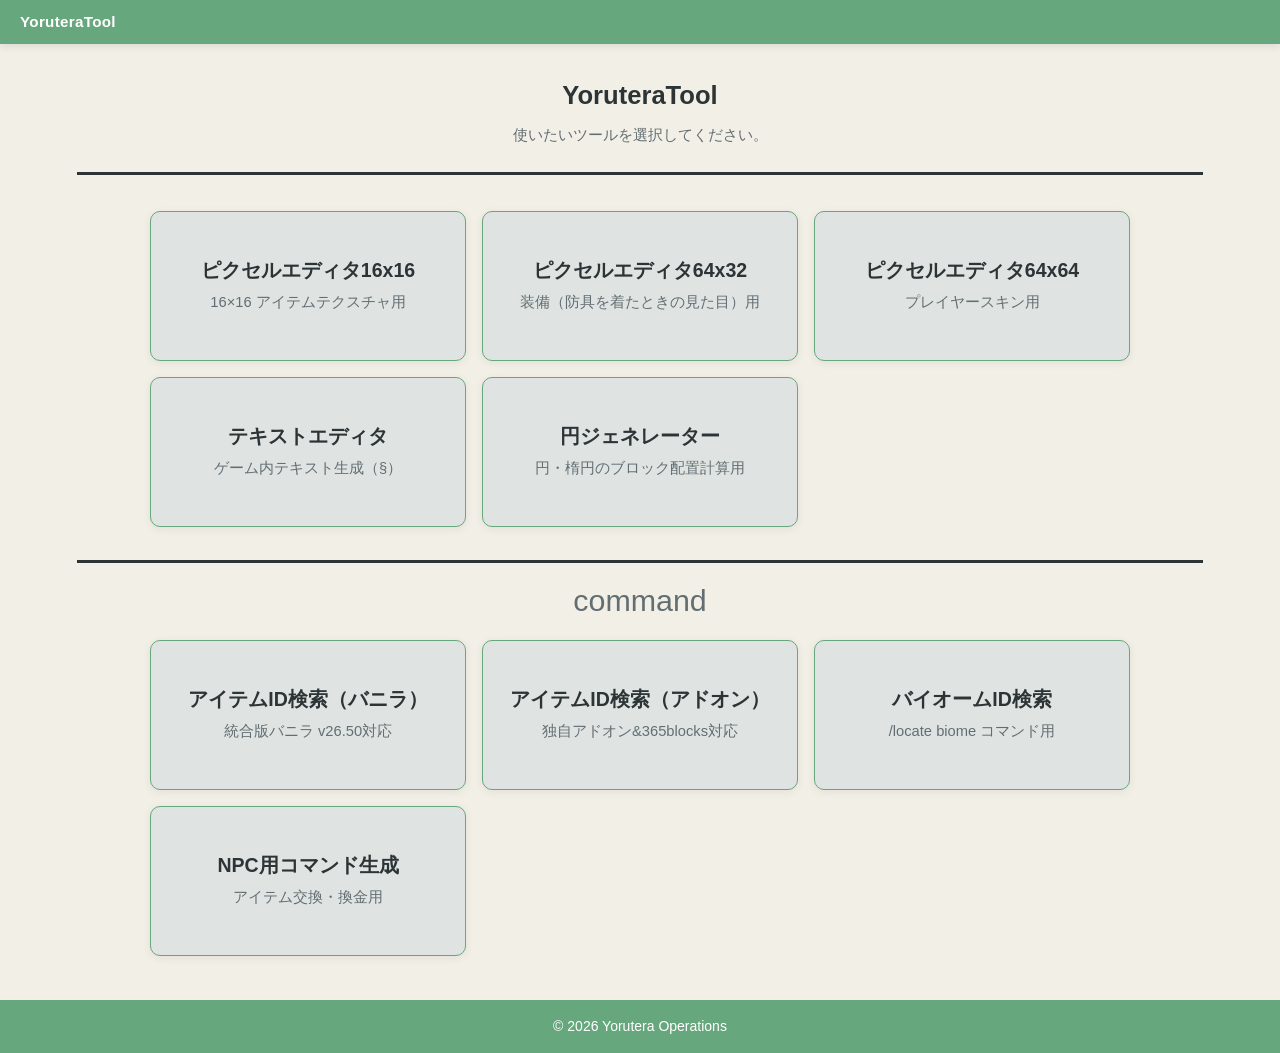
<file: index.html>
<!DOCTYPE html>
<html lang="ja">
<head>
  <meta charset="UTF-8" />
  <meta name="viewport" content="width=device-width, initial-scale=1" />
  <title>YoruteraTool</title>
  <link rel="stylesheet" href="common.css">
  <link rel="icon" type="image/png" href="images/favicon_circle_180.png">
  <link rel="apple-touch-icon" href="images/favicon_circle_180.png">
</head>
<body>
  <div class="site-bar">YoruteraTool</div>

  <main class="tools-index-main">
    <section class="tools-index-heading" aria-label="ツール一覧">
      <h1 class="tools-index-title">YoruteraTool</h1>
      <p class="tools-index-lead">使いたいツールを選択してください。</p>
    </section>

    <hr class="tools-index-divider">

    <!-- グループ1：作成系ツール（見出しなし） -->
    <section class="tools-index-grid" aria-label="作成ツール">
      <a class="tools-index-card" href="toolPages/pixelEditor.html">
        <h2 class="tools-index-card-title">ピクセルエディタ16x16</h2>
        <p class="tools-index-card-subtitle">16×16 アイテムテクスチャ用</p>
      </a>

      <a class="tools-index-card" href="toolPages/pixelEditorArmor.html">
        <h2 class="tools-index-card-title">ピクセルエディタ64x32</h2>
        <p class="tools-index-card-subtitle">装備（防具を着たときの見た目）用</p>
      </a>

      <a class="tools-index-card" href="toolPages/pixelEditorSkin.html">
        <h2 class="tools-index-card-title">ピクセルエディタ64x64</h2>
        <p class="tools-index-card-subtitle">プレイヤースキン用</p>
      </a>

      <a class="tools-index-card" href="toolPages/texteditor.html">
        <h2 class="tools-index-card-title">テキストエディタ</h2>
        <p class="tools-index-card-subtitle">ゲーム内テキスト生成（§）</p>
      </a>

      <a class="tools-index-card" href="toolPages/circleGenerator.html">
        <h2 class="tools-index-card-title">円ジェネレーター</h2>
        <p class="tools-index-card-subtitle">円・楕円のブロック配置計算用</p>
      </a>
    </section>

    <hr class="tools-index-divider">

    <!-- グループ2：コマンド系ツール -->
    <section aria-labelledby="tools-index-command-title">
      <h2 class="tools-index-group-title" id="tools-index-command-title">command</h2>

      <div class="tools-index-grid">
        <a class="tools-index-card" href="toolPages/searchItemID.html">
          <h2 class="tools-index-card-title">アイテムID検索（バニラ）</h2>
          <p class="tools-index-card-subtitle">統合版バニラ v26.50対応</p>
        </a>

        <a class="tools-index-card" href="toolPages/searchAddonItemID.html">
          <h2 class="tools-index-card-title">アイテムID検索（アドオン）</h2>
          <p class="tools-index-card-subtitle">独自アドオン&365blocks対応</p>
        </a>

        <a class="tools-index-card" href="toolPages/searchBiomeID.html">
          <h2 class="tools-index-card-title">バイオームID検索</h2>
          <p class="tools-index-card-subtitle">/locate biome コマンド用</p>
        </a>

        <a class="tools-index-card" href="toolPages/convertItemCommand.html">
          <h2 class="tools-index-card-title">NPC用コマンド生成</h2>
          <p class="tools-index-card-subtitle">アイテム交換・換金用</p>
        </a>
      </div>
    </section>
  </main>

  <footer>
    <p>© 2026 Yorutera Operations</p>
  </footer>
</body>
</html>
</file>
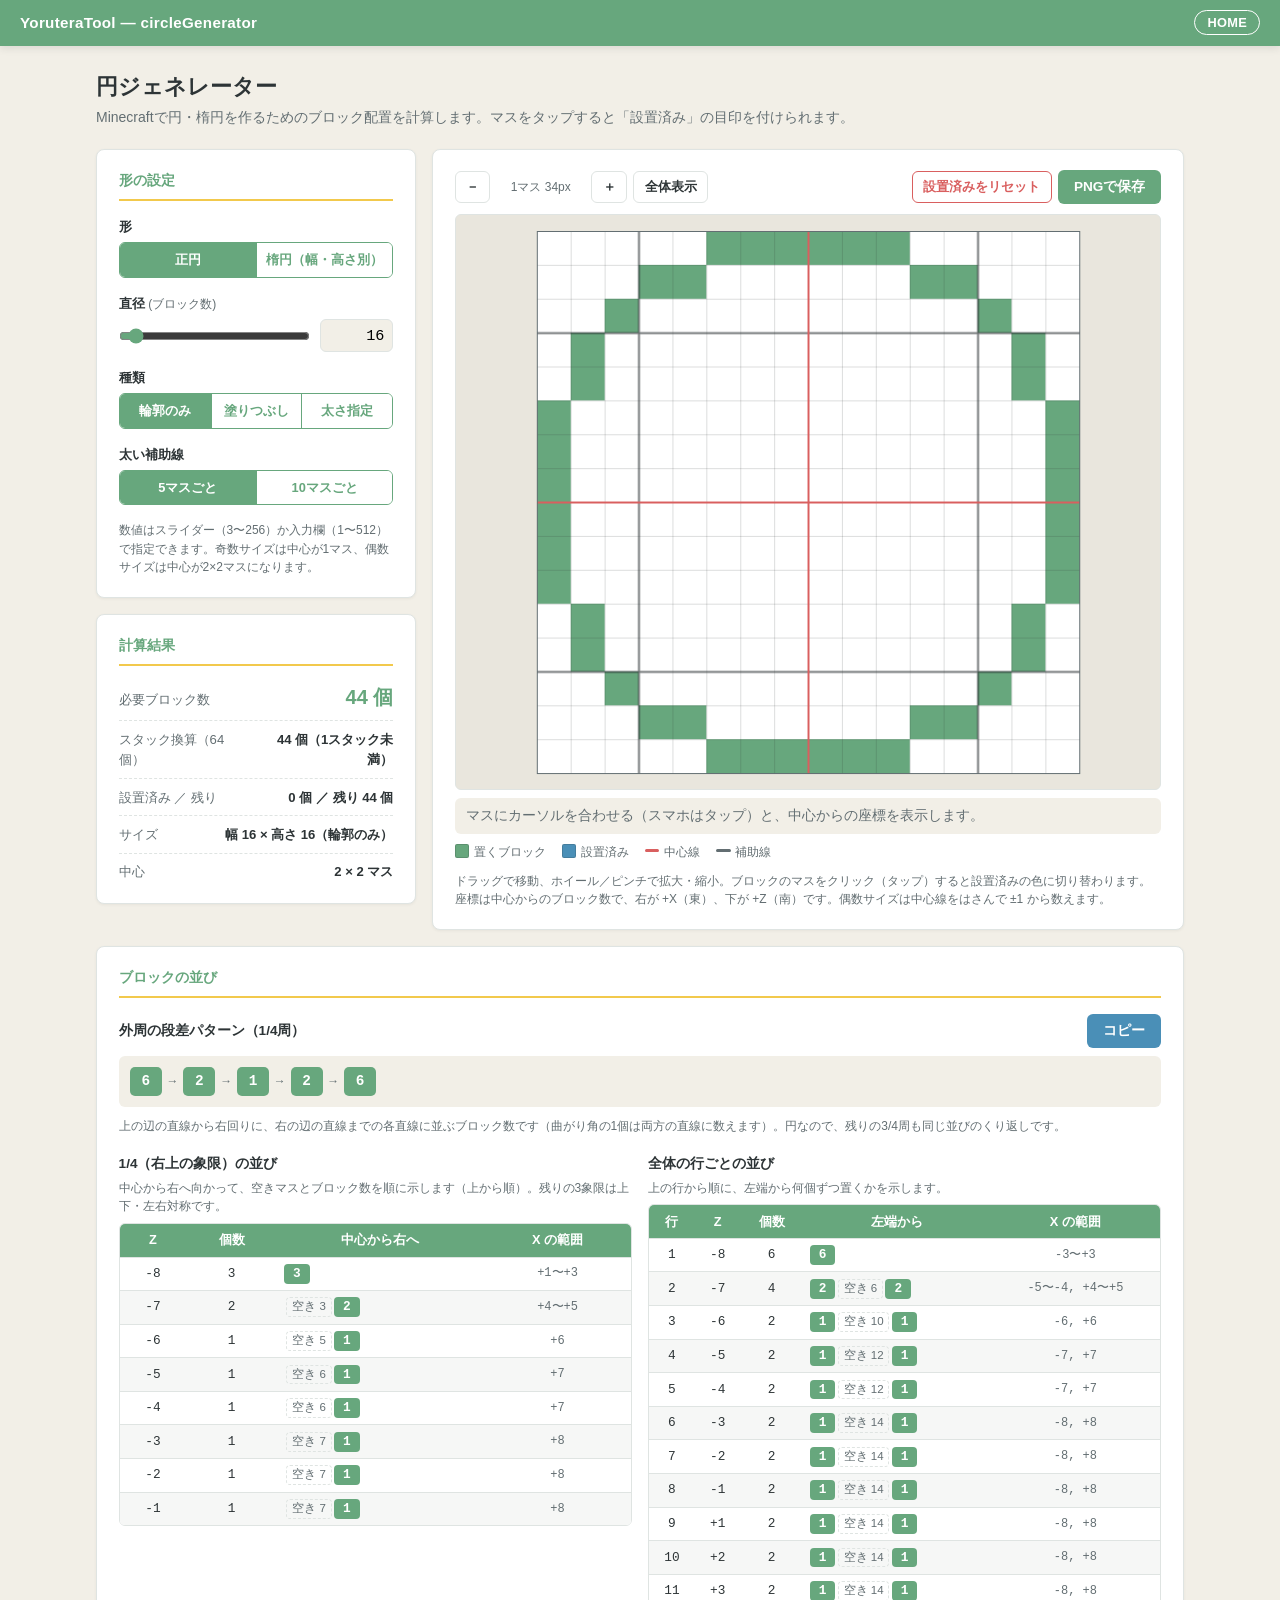
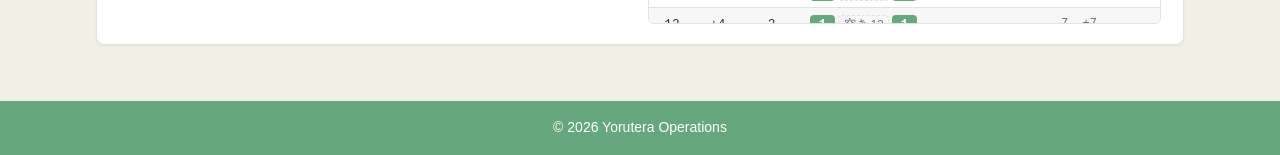
<file: toolPages/circleGenerator.html>
<!DOCTYPE html>
<html lang="ja">
<head>
  <meta charset="UTF-8" />
  <meta name="viewport" content="width=device-width, initial-scale=1" />
  <title>円ジェネレーター — yoruteraTool</title>
  <link rel="stylesheet" href="../common.css">
  <link rel="icon" type="image/png" href="../images/favicon_circle_180.png">
  <link rel="apple-touch-icon" href="../images/favicon_circle_180.png">
  <style>
    /* ── このページ専用：レイアウト ── */
    /* 設定パネルとキャンバスを横並びにするため、広めの幅を許可する */
    .circle-wrap { max-width: 1120px; }

    [hidden] { display: none !important; }

    .gen-layout {
      display: grid;
      grid-template-columns: 320px minmax(0, 1fr);
      gap: 1rem;
      align-items: start;
    }
    .side-col { display: flex; flex-direction: column; gap: 1rem; min-width: 0; }
    .side-col .card { margin-bottom: 0; }
    .main-col { min-width: 0; }
    .main-col .card { margin-bottom: 0; }

    /* ── 入力欄 ── */
    .field-label {
      display: block;
      font-size: 0.8rem;
      font-weight: 600;
      margin-bottom: 0.35rem;
    }
    .num-row {
      display: flex;
      align-items: center;
      gap: 0.6rem;
    }
    .num-row input[type="range"] {
      flex: 1;
      min-width: 0;
      accent-color: var(--color-main);
    }
    .num-row input[type="text"] {
      width: 4.6rem;
      flex-shrink: 0;
      text-align: right;
      padding: 0.4rem 0.5rem;
    }
    .num-row .unit {
      font-size: 0.75rem;
      color: var(--color-text-muted);
      flex-shrink: 0;
    }

    /* セグメント型の切り替えボタン（ラジオボタン） */
    .seg {
      display: flex;
      border: 1px solid var(--color-main);
      border-radius: 6px;
      overflow: hidden;
    }
    .seg label {
      flex: 1 1 0;
      margin: 0;
      position: relative;
      cursor: pointer;
    }
    .seg input {
      position: absolute;
      opacity: 0;
      pointer-events: none;
    }
    .seg span {
      display: block;
      text-align: center;
      padding: 0.42rem 0.2rem;
      font-size: 0.8rem;
      font-weight: 600;
      color: var(--color-main);
      background: #fff;
      transition: background-color 0.12s, color 0.12s;
      user-select: none;
    }
    .seg label + label span { border-left: 1px solid var(--color-main); }
    .seg input:checked + span { background: var(--color-main); color: #fff; }
    .seg input:focus-visible + span { outline: 2px solid var(--color-accent2); outline-offset: -2px; }
    .seg label:hover input:not(:checked) + span { background: var(--color-base); }

    /* ── 集計 ── */
    .stat-list { display: flex; flex-direction: column; gap: 0.55rem; }
    .stat {
      display: flex;
      justify-content: space-between;
      align-items: baseline;
      gap: 0.5rem;
      font-size: 0.82rem;
      border-bottom: 1px dashed var(--color-sub);
      padding-bottom: 0.45rem;
    }
    .stat:last-child { border-bottom: none; padding-bottom: 0; }
    .stat .k { color: var(--color-text-muted); }
    .stat .v { font-weight: 700; text-align: right; }
    .stat .v.big { font-size: 1.25rem; color: var(--color-main); }

    /* ── キャンバス表示部 ── */
    .viewer-toolbar {
      display: flex;
      flex-wrap: wrap;
      align-items: center;
      gap: 0.4rem;
      margin-bottom: 0.6rem;
    }
    .viewer-toolbar .spacer { flex: 1 1 auto; }
    .zoom-label {
      font-size: 0.75rem;
      color: var(--color-text-muted);
      min-width: 5.5rem;
      text-align: center;
    }
    .mini-btn {
      cursor: pointer;
      border: 1px solid var(--color-sub);
      border-radius: 6px;
      padding: 0.4rem 0.65rem;
      font-size: 0.8rem;
      font-weight: 600;
      background: #fff;
      color: var(--color-text);
      transition: background-color 0.12s, border-color 0.12s, color 0.12s;
      line-height: 1.3;
    }
    .mini-btn:hover { border-color: var(--color-main); background: var(--color-base); }
    .mini-btn.square { min-width: 2.2rem; }
    .mini-btn.danger { color: var(--color-accent1); border-color: var(--color-accent1); }
    .mini-btn.danger:hover { background: var(--color-accent1); color: #fff; }

    .viewer-stage {
      position: relative;
      width: 100%;
      height: clamp(300px, 64vh, 680px);
      border: 1px solid var(--color-sub);
      border-radius: 6px;
      overflow: hidden;
      background: #e9e6dd;
      touch-action: none; /* タッチ操作をページスクロールではなく移動・拡大に使う */
      cursor: grab;
    }
    .viewer-stage.dragging { cursor: grabbing; }
    #viewCanvas { display: block; width: 100%; height: 100%; }

    .coord-bar {
      margin-top: 0.55rem;
      padding: 0.45rem 0.7rem;
      border-radius: 6px;
      background: var(--color-base);
      font-size: 0.85rem;
      font-family: ui-monospace, "Cascadia Mono", Consolas, monospace;
      min-height: 2.1rem;
    }
    .coord-bar .muted { color: var(--color-text-muted); font-family: inherit; }

    .legend {
      display: flex;
      flex-wrap: wrap;
      gap: 0.4rem 1rem;
      margin-top: 0.55rem;
      font-size: 0.75rem;
      color: var(--color-text-muted);
    }
    .legend i {
      display: inline-block;
      width: 0.9rem;
      height: 0.9rem;
      border-radius: 2px;
      vertical-align: -0.15rem;
      margin-right: 0.3rem;
      border: 1px solid rgba(45, 52, 54, 0.2);
    }
    .legend i.line { height: 0; border: none; border-top: 3px solid; vertical-align: 0.2rem; }

    /* ── 計算結果 ── */
    .results-card { margin-top: 1rem; }
    .step-head {
      display: flex;
      flex-wrap: wrap;
      align-items: center;
      justify-content: space-between;
      gap: 0.5rem;
      margin-bottom: 0.5rem;
    }
    .step-head h3 { font-size: 0.85rem; margin: 0; }
    .step-chips {
      display: flex;
      flex-wrap: wrap;
      align-items: center;
      gap: 0.3rem;
      padding: 0.7rem;
      background: var(--color-base);
      border-radius: 6px;
    }
    .step-chip {
      min-width: 2rem;
      text-align: center;
      padding: 0.2rem 0.45rem;
      border-radius: 5px;
      background: var(--color-main);
      color: #fff;
      font-weight: 700;
      font-size: 0.9rem;
      font-family: ui-monospace, "Cascadia Mono", Consolas, monospace;
    }
    .step-sep { color: var(--color-text-muted); font-size: 0.75rem; }

    .table-grid {
      display: grid;
      grid-template-columns: repeat(2, minmax(0, 1fr));
      gap: 1rem;
      margin-top: 1.1rem;
    }
    .table-block h3 { font-size: 0.85rem; margin: 0 0 0.25rem; }
    .table-block .hint { margin: 0 0 0.45rem; }
    .table-scroll {
      max-height: 420px;
      overflow: auto;
      border: 1px solid var(--color-sub);
      border-radius: 6px;
    }
    .run-table {
      width: 100%;
      border-collapse: collapse;
      font-size: 0.8rem;
      background: #fff;
    }
    .run-table th {
      position: sticky;
      top: 0;
      background: var(--color-main);
      color: #fff;
      font-weight: 600;
      padding: 0.4rem 0.45rem;
      text-align: center;
      white-space: nowrap;
      z-index: 1;
    }
    .run-table td {
      padding: 0.32rem 0.45rem;
      text-align: center;
      vertical-align: middle;
      border-top: 1px solid var(--color-sub);
    }
    .run-table tr:nth-child(even) td { background: #f6f7f6; }
    .run-table td.num { font-family: ui-monospace, "Cascadia Mono", Consolas, monospace; white-space: nowrap; }
    .run-table td.runs { text-align: left; }
    .run-table td.xr { font-family: ui-monospace, "Cascadia Mono", Consolas, monospace; font-size: 0.75rem; color: var(--color-text-muted); }
    .run {
      display: inline-block;
      min-width: 1.6rem;
      text-align: center;
      padding: 0 0.3rem;
      margin: 0.08rem 0;
      border-radius: 4px;
      background: var(--color-main);
      color: #fff;
      font-weight: 700;
      font-family: ui-monospace, "Cascadia Mono", Consolas, monospace;
    }
    .gap {
      display: inline-block;
      padding: 0 0.3rem;
      margin: 0.08rem 0.15rem;
      font-size: 0.72rem;
      color: var(--color-text-muted);
      border: 1px dashed var(--color-sub);
      border-radius: 4px;
    }

    /* ── レスポンシブ ── */
    @media (max-width: 900px) {
      .gen-layout { grid-template-columns: 1fr; }
      .table-grid { grid-template-columns: 1fr; }
    }
    @media (max-width: 440px) {
      .site-bar { font-size: 0.85rem; padding: 0.5rem 0.75rem; }
      .card { padding: 1rem 0.85rem; }
      .viewer-stage { height: clamp(280px, 92vw, 520px); }
      .zoom-label { min-width: 4.6rem; }
    }
  </style>
</head>
<body>
  <div class="site-bar">
    <span>YoruteraTool — circleGenerator</span>
    <a href="../index.html" class="home-button">HOME</a>
  </div>

  <div class="wrap circle-wrap">
    <h1>円ジェネレーター</h1>
    <p class="lead">Minecraftで円・楕円を作るためのブロック配置を計算します。マスをタップすると「設置済み」の目印を付けられます。</p>

    <div class="gen-layout">
      <!-- 左：設定と集計 -->
      <div class="side-col">
        <div class="card">
          <h2>形の設定</h2>

          <div class="field">
            <span class="field-label">形</span>
            <div class="seg">
              <label><input type="radio" name="shapeMode" value="circle" checked><span>正円</span></label>
              <label><input type="radio" name="shapeMode" value="ellipse"><span>楕円（幅・高さ別）</span></label>
            </div>
          </div>

          <div class="field" id="circleFields">
            <label for="diameterInput">直径 <span class="en">(ブロック数)</span></label>
            <div class="num-row">
              <input type="range" id="diameterRange" min="3" max="256" value="16" aria-label="直径スライダー">
              <input type="text" id="diameterInput" inputmode="numeric" autocomplete="off" value="16">
            </div>
          </div>

          <div id="ellipseFields" hidden>
            <div class="field">
              <label for="widthInput">幅 <span class="en">(X方向のブロック数)</span></label>
              <div class="num-row">
                <input type="range" id="widthRange" min="3" max="256" value="24" aria-label="幅スライダー">
                <input type="text" id="widthInput" inputmode="numeric" autocomplete="off" value="24">
              </div>
            </div>
            <div class="field">
              <label for="heightInput">高さ <span class="en">(Z方向のブロック数)</span></label>
              <div class="num-row">
                <input type="range" id="heightRange" min="3" max="256" value="16" aria-label="高さスライダー">
                <input type="text" id="heightInput" inputmode="numeric" autocomplete="off" value="16">
              </div>
            </div>
          </div>

          <div class="field">
            <span class="field-label">種類</span>
            <div class="seg">
              <label><input type="radio" name="kind" value="outline" checked><span>輪郭のみ</span></label>
              <label><input type="radio" name="kind" value="filled"><span>塗りつぶし</span></label>
              <label><input type="radio" name="kind" value="thick"><span>太さ指定</span></label>
            </div>
          </div>

          <div class="field" id="thickField" hidden>
            <label for="thickInput">太さ <span class="en">(ブロック数)</span></label>
            <div class="num-row">
              <input type="range" id="thickRange" min="1" max="32" value="2" aria-label="太さスライダー">
              <input type="text" id="thickInput" inputmode="numeric" autocomplete="off" value="2">
            </div>
          </div>

          <div class="field">
            <span class="field-label">太い補助線</span>
            <div class="seg">
              <label><input type="radio" name="gridStep" value="5" checked><span>5マスごと</span></label>
              <label><input type="radio" name="gridStep" value="10"><span>10マスごと</span></label>
            </div>
          </div>

          <p class="hint">数値はスライダー（3〜256）か入力欄（1〜512）で指定できます。奇数サイズは中心が1マス、偶数サイズは中心が2×2マスになります。</p>
        </div>

        <div class="card">
          <h2>計算結果</h2>
          <div class="stat-list">
            <div class="stat"><span class="k">必要ブロック数</span><span class="v big" id="statTotal">-</span></div>
            <div class="stat"><span class="k">スタック換算（64個）</span><span class="v" id="statStacks">-</span></div>
            <div class="stat"><span class="k">設置済み ／ 残り</span><span class="v" id="statPlaced">-</span></div>
            <div class="stat"><span class="k">サイズ</span><span class="v" id="statSize">-</span></div>
            <div class="stat"><span class="k">中心</span><span class="v" id="statCenter">-</span></div>
          </div>
        </div>
      </div>

      <!-- 右：グリッド表示 -->
      <div class="main-col">
        <div class="card">
          <div class="viewer-toolbar">
            <button type="button" class="mini-btn square" id="zoomOutBtn" title="縮小">－</button>
            <span class="zoom-label" id="zoomLabel">-</span>
            <button type="button" class="mini-btn square" id="zoomInBtn" title="拡大">＋</button>
            <button type="button" class="mini-btn" id="fitBtn">全体表示</button>
            <span class="spacer"></span>
            <button type="button" class="mini-btn danger" id="clearMarksBtn">設置済みをリセット</button>
            <button type="button" class="btn-primary" id="savePngBtn">PNGで保存</button>
          </div>
          <div class="viewer-stage" id="stage">
            <canvas id="viewCanvas" aria-label="円のブロック配置グリッド"></canvas>
          </div>
          <div class="coord-bar" id="coordBar"><span class="muted">マスにカーソルを合わせる（スマホはタップ）と、中心からの座標を表示します。</span></div>
          <div class="legend">
            <span><i style="background:#67a77d"></i>置くブロック</span>
            <span><i style="background:#4a8fb7"></i>設置済み</span>
            <span><i class="line" style="border-color:#d95f5f"></i>中心線</span>
            <span><i class="line" style="border-color:#636e72"></i>補助線</span>
          </div>
          <p class="hint">ドラッグで移動、ホイール／ピンチで拡大・縮小。ブロックのマスをクリック（タップ）すると設置済みの色に切り替わります。座標は中心からのブロック数で、右が +X（東）、下が +Z（南）です。偶数サイズは中心線をはさんで ±1 から数えます。</p>
        </div>
      </div>
    </div>

    <!-- 下：並びの一覧 -->
    <div class="card results-card">
      <h2>ブロックの並び</h2>

      <div class="step-head">
        <h3>外周の段差パターン（1/4周）</h3>
        <button type="button" class="copy" id="copyStepsBtn">コピー</button>
      </div>
      <div class="step-chips" id="stepChips"></div>
      <p class="hint" id="stepHint">上の辺の直線から右回りに、右の辺の直線までの各直線に並ぶブロック数です（曲がり角の1個は両方の直線に数えます）。</p>

      <div class="table-grid">
        <div class="table-block">
          <h3>1/4（右上の象限）の並び</h3>
          <p class="hint" id="quadHint">中心から右へ向かって、空きマスとブロック数を順に示します。残りの3象限は上下・左右対称です。</p>
          <div class="table-scroll">
            <table class="run-table">
              <thead><tr><th>Z</th><th>個数</th><th>中心から右へ</th><th>X の範囲</th></tr></thead>
              <tbody id="quadBody"></tbody>
            </table>
          </div>
        </div>
        <div class="table-block">
          <h3>全体の行ごとの並び</h3>
          <p class="hint">上の行から順に、左端から何個ずつ置くかを示します。</p>
          <div class="table-scroll">
            <table class="run-table">
              <thead><tr><th>行</th><th>Z</th><th>個数</th><th>左端から</th><th>X の範囲</th></tr></thead>
              <tbody id="fullBody"></tbody>
            </table>
          </div>
        </div>
      </div>
    </div>
  </div>

  <footer>
    <p>© 2026 Yorutera Operations</p>
  </footer>

  <script>
    (function () {
      "use strict";

      // ── 定数 ──
      const SIZE_MIN = 1;              // 入力欄で指定できる最小ブロック数
      const SIZE_MAX = 512;            // 入力欄で指定できる最大ブロック数（スライダーは256まで）
      const THICK_MIN = 1;             // 太さの最小
      const THICK_MAX = 32;            // 太さの最大
      const STACK_SIZE = 64;           // 1スタックの個数
      const ZOOM_MIN = 0.5;            // 1マスの最小表示サイズ(px)
      const ZOOM_MAX = 80;             // 1マスの最大表示サイズ(px)
      const ZOOM_BUTTON_STEP = 1.4;    // ＋／－ボタン1回分の倍率
      const WHEEL_ZOOM_RATE = 0.0015;  // ホイール量→倍率の係数
      const WHEEL_LINE_PX = 33;        // 行単位のホイール量をpxに換算する値
      const FIT_PADDING = 16;          // 全体表示時の余白(px)
      const TAP_TOLERANCE = 6;         // これ以上動いたらタップではなくドラッグ扱い(px)
      const THIN_GRID_MIN_PX = 5;      // 1マスがこのpx以上のとき細いグリッド線を描く
      const BOLD_GRID_MIN_PX = 6;      // 補助線の間隔がこのpx以上のとき太線を描く
      const THICK_LINE_MIN_PX = 10;    // 1マスがこのpx以上なら補助線を2px幅にする
      const EXPORT_MAX_PX = 3600;      // PNG書き出し時のグリッド最大辺(px)（スマホのcanvas上限対策）
      const EXPORT_CELL_MIN = 6;       // PNG書き出し時の1マス最小px
      const EXPORT_CELL_MAX = 24;      // PNG書き出し時の1マス最大px
      const EXPORT_MARGIN = 44;        // PNG書き出し時の外側余白(px)
      const EXPORT_HEADER = 70;        // PNG書き出し時のタイトル領域の高さ(px)
      const EXPORT_LABEL_MIN_GAP = 22; // 目盛り数字を描く最小間隔(px)
      const STORAGE_KEY = "yoruteraTool_circleGenerator_v1";
      const MAX_SAVED_SIZES = 10;      // 設置済みの目印を保存しておくサイズ数の上限
      const FONT_FAMILY = '"Segoe UI", "Hiragino Sans", "Hiragino Kaku Gothic ProN", Meiryo, sans-serif';

      const COLORS = {
        stageBg: "#e9e6dd",
        gridBg: "#ffffff",
        block: "#67a77d",
        placed: "#4a8fb7",
        thin: "rgba(45, 52, 54, 0.16)",
        bold: "rgba(45, 52, 54, 0.6)",
        center: "#d95f5f",
        hover: "#f2c94c",
        border: "#636e72",
        text: "#2d3436",
        muted: "#636e72"
      };

      const KIND_LABEL = { outline: "輪郭のみ", filled: "塗りつぶし", thick: "太さ指定" };

      // ── 状態 ──
      const state = {
        mode: "circle",   // circle / ellipse
        diameter: 16,
        width: 24,
        height: 16,
        kind: "outline",  // outline / filled / thick
        thick: 2,
        gridStep: 5
      };
      let shape = null;          // 計算済みの形（computeShape の戻り値）
      const marksBySize = {};    // "幅x高さ" → 設置済みマスの番号(Set)
      const view = { s: 10, ox: 0, oy: 0 }; // s=1マスの表示px、ox/oy=グリッド左上の位置
      let viewW = 0, viewH = 0, dpr = 1;
      let needsFit = true;
      let hover = null;          // カーソル位置のマス {i, j}
      let drawQueued = false;
      let saveTimer = 0;

      // ── DOM ──
      const $ = id => document.getElementById(id);
      const stage = $("stage");
      const canvas = $("viewCanvas");
      const ctx = canvas.getContext("2d");
      const coordBar = $("coordBar");
      const zoomLabel = $("zoomLabel");

      // ── ユーティリティ ──
      function clamp(v, lo, hi) { return Math.min(hi, Math.max(lo, v)); }
      function fmt(n) { return n.toLocaleString("ja-JP"); }
      function signed(n) { return n > 0 ? "+" + n : String(n); }

      /** 全角数字などを半角へ */
      function toHalfWidth(str) {
        return String(str || "")
          .replace(/　/g, " ")
          .replace(/[！-～]/g, ch => String.fromCharCode(ch.charCodeAt(0) - 0xfee0));
      }

      /**
       * マス番号 → 中心からの座標
       * 奇数サイズ：中心のマスが 0
       * 偶数サイズ：中心線をはさんで -1 / +1 から数える（0 は無い）
       */
      function axisLabel(index, size) {
        if (size % 2 === 1) return index - (size - 1) / 2;
        const half = size / 2;
        return index >= half ? index - half + 1 : index - half;
      }

      /** 中心から数えて step マスごとの境界線の位置（マスの境目の番号）を返す */
      function boldBoundaries(size, step) {
        const list = [];
        for (let b = Math.ceil(size / 2) + step; b <= size; b += step) list.push({ b: b, label: "+" + (b - Math.ceil(size / 2)) });
        for (let b = Math.floor(size / 2) - step; b >= 0; b -= step) list.push({ b: b, label: "-" + (Math.floor(size / 2) - b) });
        return list;
      }

      // ── 形の計算 ──
      /**
       * 幅 w × 高さ h の楕円に含まれるマスを求める。
       * 各マスの中心が楕円の内側（境界を含む）にあればブロックを置く。
       * 判定は整数演算で行い、浮動小数の誤差で左右上下の対称性が崩れないようにする。
       *   マス中心の座標を2倍した値 X2 = 2i+1-w, Z2 = 2j+1-h とすると
       *   (X2/w)^2 + (Z2/h)^2 <= 1  ⇔  X2^2*h^2 + Z2^2*w^2 <= w^2*h^2
       */
      function computeShape(w, h, kind, thick) {
        const L = new Int32Array(h);   // 各行の左端（外形）
        const R = new Int32Array(h);   // 各行の右端（外形）
        const IL = new Int32Array(h);  // 各行の「中身（ブロックを置かない部分）」の左端
        const IR = new Int32Array(h);  // 同 右端
        const w2 = w * w, h2 = h * h, limit = w2 * h2;
        const halfCols = Math.ceil(w / 2);

        for (let j = 0; j < h; j++) {
          const z2 = 2 * j + 1 - h;
          const zTerm = z2 * z2 * w2;
          let left = -1;
          // 左から最初に内側に入るマスを探す（右端は左右対称で求める）
          for (let i = 0; i < halfCols; i++) {
            const x2 = 2 * i + 1 - w;
            if (x2 * x2 * h2 + zTerm <= limit) { left = i; break; }
          }
          if (left < 0) { L[j] = 0; R[j] = -1; }
          else { L[j] = left; R[j] = w - 1 - left; }
          IL[j] = 0; IR[j] = -1;
        }

        // 輪郭・太さ指定：外側のマスから距離 t 以内にあるマスだけを残す
        // （距離1 = 上下左右に外側がある。つまり輪郭は斜めにつながる細い線になる）
        if (kind !== "filled") {
          const t = kind === "outline" ? 1 : thick;
          const reach = [];
          for (let dz = 0; dz <= t; dz++) reach.push(Math.floor(Math.sqrt(t * t - dz * dz) + 1e-9));
          for (let j = 0; j < h; j++) {
            if (L[j] > R[j]) continue;
            let lo = -Infinity, hi = Infinity, ok = true;
            for (let dz = -t; dz <= t; dz++) {
              const jj = j + dz;
              if (jj < 0 || jj >= h || L[jj] > R[jj]) { ok = false; break; }
              const m = reach[Math.abs(dz)];
              lo = Math.max(lo, L[jj] + m);
              hi = Math.min(hi, R[jj] - m);
            }
            if (ok && lo <= hi) { IL[j] = lo; IR[j] = hi; }
          }
        }

        // 行ごとの連続ブロック（ラン）と合計
        const runs = [];
        let total = 0;
        for (let j = 0; j < h; j++) {
          const list = [];
          if (L[j] <= R[j]) {
            if (IL[j] > IR[j]) list.push([L[j], R[j]]);
            else {
              if (IL[j] > L[j]) list.push([L[j], IL[j] - 1]);
              if (IR[j] < R[j]) list.push([IR[j] + 1, R[j]]);
            }
          }
          for (const r of list) total += r[1] - r[0] + 1;
          runs.push(list);
        }

        return { w: w, h: h, L: L, R: R, IL: IL, IR: IR, runs: runs, total: total };
      }

      function isBlock(i, j) {
        if (!shape || i < 0 || j < 0 || i >= shape.w || j >= shape.h) return false;
        if (i < shape.L[j] || i > shape.R[j]) return false;
        return !(i >= shape.IL[j] && i <= shape.IR[j]);
      }

      /**
       * 外周の段差パターン（1/4周）
       * 上の辺の直線（左端→右端）から右回りに、右の辺の直線の終わりまで外周をたどり、
       * 縦または横にまっすぐ並ぶ区間ごとのブロック数を返す。斜めに移ったら区間を区切る。
       * 曲がり角（横→縦）のマスは両方の区間に数える。
       */
      function computeSteps(sh) {
        const { h, L, R } = sh;
        let top = -1, rMax = -1, last = -1;
        for (let j = 0; j < h; j++) {
          if (L[j] > R[j]) continue;
          if (top < 0) top = j;
          rMax = Math.max(rMax, R[j]);
        }
        if (top < 0) return [];
        for (let j = h - 1; j >= 0; j--) {
          if (L[j] <= R[j] && R[j] === rMax) { last = j; break; }
        }

        // 外周の経路（上端の行は全幅、以降は右側の縁）
        const path = [];
        for (let i = L[top]; i <= R[top]; i++) path.push([i, top]);
        for (let j = top + 1; j <= last; j++) {
          if (R[j] > R[j - 1]) {
            for (let i = R[j - 1] + 1; i <= R[j]; i++) path.push([i, j]);
          } else {
            path.push([R[j], j]);
          }
        }

        const segs = [];
        let dir = null, len = 1;
        for (let k = 1; k < path.length; k++) {
          const dx = path[k][0] - path[k - 1][0];
          const dz = path[k][1] - path[k - 1][1];
          const mv = dz === 0 ? "h" : (dx === 0 ? "v" : "d");
          if (mv === "d") { segs.push(len); dir = null; len = 1; }
          else if (dir === null || dir === mv) { dir = mv; len++; }
          else { segs.push(len); dir = mv; len = 2; }
        }
        segs.push(len);
        return segs;
      }

      // ── 設置済みの目印 ──
      function sizeKey() { return shape.w + "x" + shape.h; }
      function currentMarks() {
        const key = sizeKey();
        if (!marksBySize[key]) marksBySize[key] = new Set();
        return marksBySize[key];
      }
      function placedCount() {
        let n = 0;
        for (const idx of currentMarks()) {
          if (isBlock(idx % shape.w, Math.floor(idx / shape.w))) n++;
        }
        return n;
      }

      // ── 設定の読み書き（ブラウザ内保存） ──
      function saveState() {
        clearTimeout(saveTimer);
        saveTimer = setTimeout(() => {
          try {
            const keys = Object.keys(marksBySize).filter(k => marksBySize[k].size > 0);
            // 現在のサイズを優先して上限数まで保存する
            const cur = shape ? sizeKey() : "";
            keys.sort((a, b) => (a === cur ? -1 : b === cur ? 1 : 0));
            const marks = {};
            keys.slice(0, MAX_SAVED_SIZES).forEach(k => { marks[k] = Array.from(marksBySize[k]); });
            localStorage.setItem(STORAGE_KEY, JSON.stringify({ state: state, marks: marks }));
          } catch (e) { /* 保存できない環境では何もしない */ }
        }, 300);
      }
      function loadState() {
        try {
          const raw = localStorage.getItem(STORAGE_KEY);
          if (!raw) return;
          const data = JSON.parse(raw);
          const s = data && data.state;
          if (s) {
            if (s.mode === "circle" || s.mode === "ellipse") state.mode = s.mode;
            if (KIND_LABEL[s.kind]) state.kind = s.kind;
            if (s.gridStep === 5 || s.gridStep === 10) state.gridStep = s.gridStep;
            state.diameter = sanitizeSize(s.diameter, state.diameter);
            state.width = sanitizeSize(s.width, state.width);
            state.height = sanitizeSize(s.height, state.height);
            const t = parseInt(s.thick, 10);
            if (t >= THICK_MIN && t <= THICK_MAX) state.thick = t;
          }
          if (data.marks) {
            Object.keys(data.marks).forEach(k => {
              if (/^\d+x\d+$/.test(k) && Array.isArray(data.marks[k])) {
                marksBySize[k] = new Set(data.marks[k].filter(n => Number.isInteger(n) && n >= 0));
              }
            });
          }
        } catch (e) { /* 壊れたデータは無視 */ }
      }
      function sanitizeSize(v, fallback) {
        const n = parseInt(v, 10);
        return n >= SIZE_MIN && n <= SIZE_MAX ? n : fallback;
      }

      // ── 入力欄 ──
      // 数値入力欄とスライダーを連動させる
      function bindNumber(textId, rangeId, key, min, max) {
        const text = $(textId), range = $(rangeId);
        function setValue(n, fromRange) {
          state[key] = n;
          if (!fromRange) range.value = String(clamp(n, Number(range.min), Number(range.max)));
          if (document.activeElement !== text || fromRange) text.value = String(n);
          update();
        }
        range.addEventListener("input", () => setValue(parseInt(range.value, 10), true));
        text.addEventListener("input", () => {
          const v = toHalfWidth(text.value).replace(/[^\d]/g, "");
          if (text.value !== v) text.value = v;
          const n = parseInt(v, 10);
          if (n >= min && n <= max) setValue(n, false);
        });
        text.addEventListener("change", () => {
          const n = parseInt(toHalfWidth(text.value), 10);
          const fixed = isNaN(n) ? state[key] : clamp(n, min, max);
          text.value = String(fixed);
          setValue(fixed, false);
        });
        text.addEventListener("keydown", e => { if (e.key === "Enter") text.blur(); });
        text.value = String(state[key]);
        range.value = String(clamp(state[key], Number(range.min), Number(range.max)));
      }

      function bindRadios(name, onChange) {
        document.querySelectorAll('input[name="' + name + '"]').forEach(el => {
          el.addEventListener("change", () => { if (el.checked) onChange(el.value); });
        });
      }
      function setRadio(name, value) {
        const el = document.querySelector('input[name="' + name + '"][value="' + value + '"]');
        if (el) el.checked = true;
      }

      function syncVisibility() {
        $("circleFields").hidden = state.mode !== "circle";
        $("ellipseFields").hidden = state.mode !== "ellipse";
        $("thickField").hidden = state.kind !== "thick";
      }

      // ── 更新処理 ──
      function getDims() {
        return state.mode === "circle" ? [state.diameter, state.diameter] : [state.width, state.height];
      }

      function update() {
        syncVisibility();
        const dims = getDims();
        const sizeChanged = !shape || shape.w !== dims[0] || shape.h !== dims[1];
        shape = computeShape(dims[0], dims[1], state.kind, state.thick);
        shape.boldX = boldBoundaries(shape.w, state.gridStep);
        shape.boldZ = boldBoundaries(shape.h, state.gridStep);
        shape.steps = computeSteps(shape);
        if (sizeChanged) {
          hover = null;
          needsFit = true;
          showCoordHint();
        }
        renderResults();
        scheduleDraw();
        saveState();
      }

      // ── 結果の表示 ──
      function renderStats() {
        const total = shape.total;
        const stacks = Math.floor(total / STACK_SIZE);
        const rest = total % STACK_SIZE;
        $("statTotal").textContent = fmt(total) + " 個";
        $("statStacks").textContent = stacks === 0 ? rest + " 個（1スタック未満）"
          : stacks + " スタック" + (rest ? " ＋ " + rest + " 個" : "");
        const placed = placedCount();
        $("statPlaced").textContent = fmt(placed) + " 個 ／ 残り " + fmt(total - placed) + " 個";
        $("statSize").textContent = "幅 " + shape.w + " × 高さ " + shape.h + "（" + KIND_LABEL[state.kind] +
          (state.kind === "thick" ? " " + state.thick : "") + "）";
        const cx = shape.w % 2 ? 1 : 2, cz = shape.h % 2 ? 1 : 2;
        $("statCenter").textContent = cx === cz ? (cx === 1 ? "1 マス" : "2 × 2 マス") : "横 " + cx + " × 縦 " + cz + " マス";
      }

      // 列番号 a〜b を X 座標の範囲の文字列にする（1マスだけなら単独表記）
      function rangeText(a, b) {
        const xa = signed(axisLabel(a, shape.w));
        return a === b ? xa : xa + "〜" + signed(axisLabel(b, shape.w));
      }

      function renderResults() {
        renderStats();

        // 段差パターン
        const steps = shape.steps;
        $("stepChips").innerHTML = steps.length
          ? steps.map(n => '<span class="step-chip">' + n + "</span>").join('<span class="step-sep">→</span>')
          : '<span class="hint">ブロックがありません</span>';
        const isCircle = shape.w === shape.h;
        $("stepHint").textContent = "上の辺の直線から右回りに、右の辺の直線までの各直線に並ぶブロック数です（曲がり角の1個は両方の直線に数えます）。" +
          (isCircle ? "円なので、残りの3/4周も同じ並びのくり返しです。" : "楕円なので、次の1/4周はこの並びを逆順にたどります。") +
          (state.kind === "thick" ? "太さ指定のときは一番外側の線の並びです。" : "");

        // 1/4（右上）の並び
        const qStartCol = Math.floor(shape.w / 2);       // 奇数なら中心の列を含む
        const qEndRow = Math.ceil(shape.h / 2) - 1;      // 奇数なら中心の行を含む
        let qHtml = "";
        for (let j = 0; j <= qEndRow; j++) {
          const parts = [];
          const ranges = [];
          let cursor = qStartCol, count = 0;
          for (const r of shape.runs[j]) {
            const a = Math.max(r[0], qStartCol), b = r[1];
            if (a > b) continue;
            if (a > cursor) parts.push('<span class="gap">空き ' + (a - cursor) + "</span>");
            parts.push('<span class="run">' + (b - a + 1) + "</span>");
            ranges.push(rangeText(a, b));
            count += b - a + 1;
            cursor = b + 1;
          }
          if (!count) continue;
          qHtml += "<tr><td class=\"num\">" + signed(axisLabel(j, shape.h)) + "</td><td class=\"num\">" + count +
            "</td><td class=\"runs\">" + parts.join("") + "</td><td class=\"xr\">" + ranges.join(", ") + "</td></tr>";
        }
        $("quadBody").innerHTML = qHtml || '<tr><td colspan="4">ブロックがありません</td></tr>';
        $("quadHint").textContent = "中心から右へ向かって、空きマスとブロック数を順に示します（上から順）。残りの3象限は上下・左右対称です。" +
          (shape.w % 2 || shape.h % 2 ? "奇数サイズの中心の列（X=0）・行（Z=0）は、ほかの象限と共有しています。" : "");

        // 全体の行ごとの並び
        let fHtml = "";
        let rowNo = 0;
        for (let j = 0; j < shape.h; j++) {
          const list = shape.runs[j];
          if (!list.length) continue;
          rowNo++;
          const parts = [];
          const ranges = [];
          let count = 0;
          list.forEach((r, k) => {
            if (k > 0) parts.push('<span class="gap">空き ' + (r[0] - list[k - 1][1] - 1) + "</span>");
            parts.push('<span class="run">' + (r[1] - r[0] + 1) + "</span>");
            ranges.push(rangeText(r[0], r[1]));
            count += r[1] - r[0] + 1;
          });
          fHtml += "<tr><td class=\"num\">" + rowNo + "</td><td class=\"num\">" + signed(axisLabel(j, shape.h)) +
            "</td><td class=\"num\">" + count + "</td><td class=\"runs\">" + parts.join("") +
            "</td><td class=\"xr\">" + ranges.join(", ") + "</td></tr>";
        }
        $("fullBody").innerHTML = fHtml || '<tr><td colspan="5">ブロックがありません</td></tr>';
      }

      // ── 描画（画面表示とPNG書き出しで共通） ──
      /**
       * c：描画先、s：1マスのpx、ox/oy：グリッド左上の位置、vw/vh：描画範囲の大きさ
       */
      function paintGrid(c, s, ox, oy, vw, vh, hoverCell) {
        const w = shape.w, h = shape.h;
        const px = i => Math.round(ox + i * s);
        const py = j => Math.round(oy + j * s);
        // 見えている範囲のマスだけ描く（大きな円でも軽くするため）
        const i0 = Math.max(0, Math.floor(-ox / s));
        const i1 = Math.min(w - 1, Math.floor((vw - ox) / s));
        const j0 = Math.max(0, Math.floor(-oy / s));
        const j1 = Math.min(h - 1, Math.floor((vh - oy) / s));
        if (i0 > i1 || j0 > j1) return;

        // グリッドの下地
        c.fillStyle = COLORS.gridBg;
        c.fillRect(px(0), py(0), px(w) - px(0), py(h) - py(0));

        // ブロック（行ごとのランをまとめて塗る）
        c.fillStyle = COLORS.block;
        for (let j = j0; j <= j1; j++) {
          for (const r of shape.runs[j]) {
            const a = Math.max(r[0], i0), b = Math.min(r[1], i1);
            if (a <= b) c.fillRect(px(a), py(j), px(b + 1) - px(a), py(j + 1) - py(j));
          }
        }

        // 設置済み
        const marks = currentMarks();
        if (marks.size) {
          c.fillStyle = COLORS.placed;
          for (let j = j0; j <= j1; j++) {
            for (const r of shape.runs[j]) {
              const a = Math.max(r[0], i0), b = Math.min(r[1], i1);
              for (let i = a; i <= b; i++) {
                if (marks.has(j * w + i)) c.fillRect(px(i), py(j), px(i + 1) - px(i), py(j + 1) - py(j));
              }
            }
          }
        }

        const gx0 = px(Math.max(0, i0)), gx1 = px(Math.min(w, i1 + 1));
        const gy0 = py(Math.max(0, j0)), gy1 = py(Math.min(h, j1 + 1));

        // 細いグリッド線
        if (s >= THIN_GRID_MIN_PX) {
          c.beginPath();
          for (let i = i0; i <= i1 + 1; i++) { const x = px(i) + 0.5; c.moveTo(x, gy0); c.lineTo(x, gy1); }
          for (let j = j0; j <= j1 + 1; j++) { const y = py(j) + 0.5; c.moveTo(gx0, y); c.lineTo(gx1, y); }
          c.strokeStyle = COLORS.thin;
          c.lineWidth = 1;
          c.stroke();
        }

        // 太い補助線（中心から step マスごと）
        if (s * state.gridStep >= BOLD_GRID_MIN_PX) {
          c.beginPath();
          for (const bx of shape.boldX) {
            if (bx.b < i0 || bx.b > i1 + 1) continue;
            const x = px(bx.b) + 0.5; c.moveTo(x, gy0); c.lineTo(x, gy1);
          }
          for (const bz of shape.boldZ) {
            if (bz.b < j0 || bz.b > j1 + 1) continue;
            const y = py(bz.b) + 0.5; c.moveTo(gx0, y); c.lineTo(gx1, y);
          }
          c.strokeStyle = COLORS.bold;
          c.lineWidth = s >= THICK_LINE_MIN_PX ? 2 : 1;
          c.stroke();
        }

        // 中心線
        c.beginPath();
        const cx = Math.round(ox + (w / 2) * s) + 0.5;
        const cy = Math.round(oy + (h / 2) * s) + 0.5;
        c.moveTo(cx, gy0); c.lineTo(cx, gy1);
        c.moveTo(gx0, cy); c.lineTo(gx1, cy);
        c.strokeStyle = COLORS.center;
        c.lineWidth = 2;
        c.stroke();

        // 外枠
        c.strokeStyle = COLORS.border;
        c.lineWidth = 1;
        c.strokeRect(px(0) + 0.5, py(0) + 0.5, px(w) - px(0), py(h) - py(0));

        // カーソル位置
        if (hoverCell) {
          c.strokeStyle = COLORS.hover;
          c.lineWidth = Math.max(2, Math.min(4, s / 6));
          c.strokeRect(px(hoverCell.i), py(hoverCell.j), px(hoverCell.i + 1) - px(hoverCell.i), py(hoverCell.j + 1) - py(hoverCell.j));
        }
      }

      function scheduleDraw() {
        if (drawQueued) return;
        drawQueued = true;
        requestAnimationFrame(() => {
          drawQueued = false;
          draw();
        });
      }

      function draw() {
        if (!shape || !viewW || !viewH) return;
        if (needsFit) { fitView(); needsFit = false; }
        ctx.setTransform(dpr, 0, 0, dpr, 0, 0);
        ctx.fillStyle = COLORS.stageBg;
        ctx.fillRect(0, 0, viewW, viewH);
        paintGrid(ctx, view.s, view.ox, view.oy, viewW, viewH, hover);
        zoomLabel.textContent = "1マス " + (view.s >= 10 ? Math.round(view.s) : view.s.toFixed(1)) + "px";
      }

      // ── 表示位置・拡大率 ──
      function fitView() {
        if (!shape || !viewW || !viewH) return;
        const s = Math.min((viewW - FIT_PADDING * 2) / shape.w, (viewH - FIT_PADDING * 2) / shape.h);
        view.s = clamp(s, ZOOM_MIN, ZOOM_MAX);
        view.ox = (viewW - shape.w * view.s) / 2;
        view.oy = (viewH - shape.h * view.s) / 2;
      }
      function zoomAt(x, y, newScale) {
        const s = clamp(newScale, ZOOM_MIN, ZOOM_MAX);
        const gx = (x - view.ox) / view.s, gy = (y - view.oy) / view.s;
        view.s = s;
        view.ox = x - gx * s;
        view.oy = y - gy * s;
        clampPan();
        scheduleDraw();
      }
      // グリッドが画面外へ完全に消えないようにする
      function clampPan() {
        const gw = shape.w * view.s, gh = shape.h * view.s;
        const keep = Math.min(60, viewW / 3, viewH / 3);
        view.ox = clamp(view.ox, keep - gw, viewW - keep);
        view.oy = clamp(view.oy, keep - gh, viewH - keep);
      }

      function resizeCanvas() {
        const rect = stage.getBoundingClientRect();
        const oldW = viewW, oldH = viewH;
        viewW = Math.max(1, Math.floor(rect.width));
        viewH = Math.max(1, Math.floor(rect.height));
        dpr = window.devicePixelRatio || 1;
        canvas.width = Math.round(viewW * dpr);
        canvas.height = Math.round(viewH * dpr);
        if (oldW && oldH) {
          // 中央を保ったままサイズ変更に追従する
          view.ox += (viewW - oldW) / 2;
          view.oy += (viewH - oldH) / 2;
        }
        draw();
      }

      // ── 座標表示 ──
      function showCoordHint() {
        coordBar.innerHTML = '<span class="muted">マスにカーソルを合わせる（スマホはタップ）と、中心からの座標を表示します。</span>';
      }
      function showCoord(cell) {
        if (!cell) { showCoordHint(); return; }
        const x = axisLabel(cell.i, shape.w), z = axisLabel(cell.j, shape.h);
        let status;
        if (isBlock(cell.i, cell.j)) status = currentMarks().has(cell.j * shape.w + cell.i) ? "ブロック（設置済み）" : "ブロック";
        else status = "空き";
        coordBar.innerHTML = "X: <b>" + signed(x) + "</b>　Z: <b>" + signed(z) + '</b>　<span class="muted">｜ ' + status + "</span>";
      }

      function cellAt(x, y) {
        const i = Math.floor((x - view.ox) / view.s);
        const j = Math.floor((y - view.oy) / view.s);
        if (i < 0 || j < 0 || i >= shape.w || j >= shape.h) return null;
        return { i: i, j: j };
      }

      function setHover(cell) {
        const same = (hover && cell && hover.i === cell.i && hover.j === cell.j) || (!hover && !cell);
        hover = cell;
        showCoord(cell);
        if (!same) scheduleDraw();
      }

      // マスをクリック／タップしたとき：ブロックなら設置済みを切り替える
      function handleTap(x, y) {
        const cell = cellAt(x, y);
        if (cell && isBlock(cell.i, cell.j)) {
          const marks = currentMarks();
          const idx = cell.j * shape.w + cell.i;
          if (marks.has(idx)) marks.delete(idx); else marks.add(idx);
          renderStats();
          saveState();
        }
        hover = cell;
        showCoord(cell);
        scheduleDraw();
      }

      // ── マウス・タッチ操作 ──
      const pointers = new Map();
      let gesture = null;

      function localPos(e) {
        const rect = stage.getBoundingClientRect();
        return { x: e.clientX - rect.left, y: e.clientY - rect.top };
      }
      function pinchInfo() {
        const pts = Array.from(pointers.values());
        const dx = pts[1].x - pts[0].x, dy = pts[1].y - pts[0].y;
        return { dist: Math.max(1, Math.hypot(dx, dy)), mx: (pts[0].x + pts[1].x) / 2, my: (pts[0].y + pts[1].y) / 2 };
      }
      function startPan(p, moved) {
        gesture = { type: "pan", sx: p.x, sy: p.y, lx: p.x, ly: p.y, moved: moved };
      }

      stage.addEventListener("pointerdown", e => {
        if (e.pointerType === "mouse" && e.button !== 0) return;
        stage.setPointerCapture(e.pointerId);
        const p = localPos(e);
        pointers.set(e.pointerId, p);
        if (pointers.size === 1) {
          startPan(p, false);
        } else if (pointers.size === 2) {
          const info = pinchInfo();
          gesture = { type: "pinch", d0: info.dist, s0: view.s, gx: (info.mx - view.ox) / view.s, gy: (info.my - view.oy) / view.s };
        }
      });

      stage.addEventListener("pointermove", e => {
        const p = localPos(e);
        if (!pointers.has(e.pointerId)) {
          // ボタンを押していないマウス移動：座標表示のみ
          if (e.pointerType === "mouse" && shape) setHover(cellAt(p.x, p.y));
          return;
        }
        pointers.set(e.pointerId, p);
        if (gesture && gesture.type === "pan") {
          if (!gesture.moved && Math.hypot(p.x - gesture.sx, p.y - gesture.sy) > TAP_TOLERANCE) {
            gesture.moved = true;
            stage.classList.add("dragging");
          }
          if (gesture.moved) {
            view.ox += p.x - gesture.lx;
            view.oy += p.y - gesture.ly;
            clampPan();
            scheduleDraw();
          }
          gesture.lx = p.x; gesture.ly = p.y;
        } else if (gesture && gesture.type === "pinch" && pointers.size >= 2) {
          const info = pinchInfo();
          view.s = clamp(gesture.s0 * info.dist / gesture.d0, ZOOM_MIN, ZOOM_MAX);
          view.ox = info.mx - gesture.gx * view.s;
          view.oy = info.my - gesture.gy * view.s;
          clampPan();
          scheduleDraw();
        }
      });

      function endPointer(e, canceled) {
        if (!pointers.has(e.pointerId)) return;
        const p = localPos(e);
        pointers.delete(e.pointerId);
        if (gesture && gesture.type === "pan" && !gesture.moved && !canceled && pointers.size === 0) {
          handleTap(p.x, p.y);
        }
        if (pointers.size === 1) {
          // ピンチの指を1本離した：残った指でドラッグを続ける（タップ扱いにはしない）
          startPan(Array.from(pointers.values())[0], true);
        } else if (pointers.size === 0) {
          gesture = null;
          stage.classList.remove("dragging");
        }
      }
      stage.addEventListener("pointerup", e => endPointer(e, false));
      stage.addEventListener("pointercancel", e => endPointer(e, true));
      stage.addEventListener("pointerleave", e => {
        if (e.pointerType === "mouse" && !pointers.size && hover) {
          hover = null;
          showCoordHint();
          scheduleDraw();
        }
      });

      stage.addEventListener("wheel", e => {
        e.preventDefault();
        const p = localPos(e);
        const delta = e.deltaMode === 1 ? e.deltaY * WHEEL_LINE_PX : e.deltaY;
        zoomAt(p.x, p.y, view.s * Math.exp(-delta * WHEEL_ZOOM_RATE));
      }, { passive: false });

      $("zoomInBtn").addEventListener("click", () => zoomAt(viewW / 2, viewH / 2, view.s * ZOOM_BUTTON_STEP));
      $("zoomOutBtn").addEventListener("click", () => zoomAt(viewW / 2, viewH / 2, view.s / ZOOM_BUTTON_STEP));
      $("fitBtn").addEventListener("click", () => { fitView(); scheduleDraw(); });

      $("clearMarksBtn").addEventListener("click", () => {
        const marks = currentMarks();
        if (!marks.size) return;
        if (!confirm("このサイズの「設置済み」の目印をすべて消します。よろしいですか？")) return;
        marks.clear();
        renderStats();
        saveState();
        if (hover) showCoord(hover);
        scheduleDraw();
      });

      // 段差パターンのコピー
      $("copyStepsBtn").addEventListener("click", () => {
        const btn = $("copyStepsBtn");
        const text = shape.steps.join(", ");
        const done = () => {
          btn.textContent = "コピーしました";
          btn.classList.add("copied");
          setTimeout(() => { btn.textContent = "コピー"; btn.classList.remove("copied"); }, 1500);
        };
        if (navigator.clipboard && navigator.clipboard.writeText) {
          navigator.clipboard.writeText(text).then(done, () => fallbackCopy(text) && done());
        } else if (fallbackCopy(text)) {
          done();
        }
      });
      function fallbackCopy(text) {
        const ta = document.createElement("textarea");
        ta.value = text;
        ta.style.position = "fixed";
        ta.style.opacity = "0";
        document.body.appendChild(ta);
        ta.select();
        let ok = false;
        try { ok = document.execCommand("copy"); } catch (e) { ok = false; }
        document.body.removeChild(ta);
        return ok;
      }

      // ── PNG保存 ──
      function exportPng() {
        const w = shape.w, h = shape.h;
        const cell = clamp(Math.floor(EXPORT_MAX_PX / Math.max(w, h)), EXPORT_CELL_MIN, EXPORT_CELL_MAX);
        const gridW = w * cell, gridH = h * cell;
        const cw = gridW + EXPORT_MARGIN * 2;
        const ch = gridH + EXPORT_MARGIN * 2 + EXPORT_HEADER;
        const out = document.createElement("canvas");
        out.width = Math.max(cw, 520);
        out.height = ch;
        const c = out.getContext("2d");
        const ox = Math.round((out.width - gridW) / 2);
        const oy = EXPORT_HEADER + EXPORT_MARGIN;

        c.fillStyle = "#ffffff";
        c.fillRect(0, 0, out.width, out.height);

        // タイトル
        const total = shape.total;
        const stacks = Math.floor(total / STACK_SIZE), rest = total % STACK_SIZE;
        const title = (state.mode === "circle" ? "円　直径 " + w : "楕円　幅 " + w + " × 高さ " + h) +
          "（" + KIND_LABEL[state.kind] + (state.kind === "thick" ? " " + state.thick : "") + "）";
        const sub = "必要ブロック数 " + fmt(total) + " 個（" + stacks + " スタック + " + rest + " 個）　設置済み " + fmt(placedCount()) + " 個" +
          (shape.steps.length ? "　段差 1/4周: " + shape.steps.join(", ") : "");
        c.fillStyle = COLORS.text;
        c.textBaseline = "top";
        c.font = "bold 20px " + FONT_FAMILY;
        c.fillText(title, 16, 14);
        c.font = "13px " + FONT_FAMILY;
        c.fillStyle = COLORS.muted;
        c.fillText(sub, 16, 44, out.width - 32);

        paintGrid(c, cell, ox, oy, out.width, out.height, null);

        // 目盛り（補助線の位置に中心からのブロック数を書く）
        if (cell * state.gridStep >= EXPORT_LABEL_MIN_GAP) {
          c.font = "11px " + FONT_FAMILY;
          c.fillStyle = COLORS.muted;
          c.textAlign = "center";
          c.textBaseline = "bottom";
          for (const bx of shape.boldX) c.fillText(bx.label, ox + bx.b * cell, oy - 6);
          c.textAlign = "right";
          c.textBaseline = "middle";
          for (const bz of shape.boldZ) c.fillText(bz.label, ox - 6, oy + bz.b * cell);
        }
        c.fillStyle = COLORS.center;
        c.font = "bold 11px " + FONT_FAMILY;
        c.textAlign = "center";
        c.textBaseline = "bottom";
        c.fillText("中心", ox + (w / 2) * cell, oy - 6 - (cell * state.gridStep >= EXPORT_LABEL_MIN_GAP ? 13 : 0));

        const name = (state.mode === "circle" ? "circle_" + w : "ellipse_" + w + "x" + h) + "_" +
          (state.kind === "thick" ? "thick" + state.thick : state.kind) + ".png";
        out.toBlob(blob => {
          if (!blob) { alert("画像の作成に失敗しました。"); return; }
          const url = URL.createObjectURL(blob);
          const a = document.createElement("a");
          a.href = url;
          a.download = name;
          document.body.appendChild(a);
          a.click();
          document.body.removeChild(a);
          setTimeout(() => URL.revokeObjectURL(url), 1000);
        }, "image/png");
      }
      $("savePngBtn").addEventListener("click", exportPng);

      // ── 初期化 ──
      loadState();
      setRadio("shapeMode", state.mode);
      setRadio("kind", state.kind);
      setRadio("gridStep", String(state.gridStep));
      bindNumber("diameterInput", "diameterRange", "diameter", SIZE_MIN, SIZE_MAX);
      bindNumber("widthInput", "widthRange", "width", SIZE_MIN, SIZE_MAX);
      bindNumber("heightInput", "heightRange", "height", SIZE_MIN, SIZE_MAX);
      bindNumber("thickInput", "thickRange", "thick", THICK_MIN, THICK_MAX);
      bindRadios("shapeMode", v => { state.mode = v; update(); });
      bindRadios("kind", v => { state.kind = v; update(); });
      bindRadios("gridStep", v => { state.gridStep = parseInt(v, 10); update(); });

      update();
      if (window.ResizeObserver) new ResizeObserver(resizeCanvas).observe(stage);
      else window.addEventListener("resize", resizeCanvas);
      resizeCanvas();
    })();
  </script>
</body>
</html>
</file>
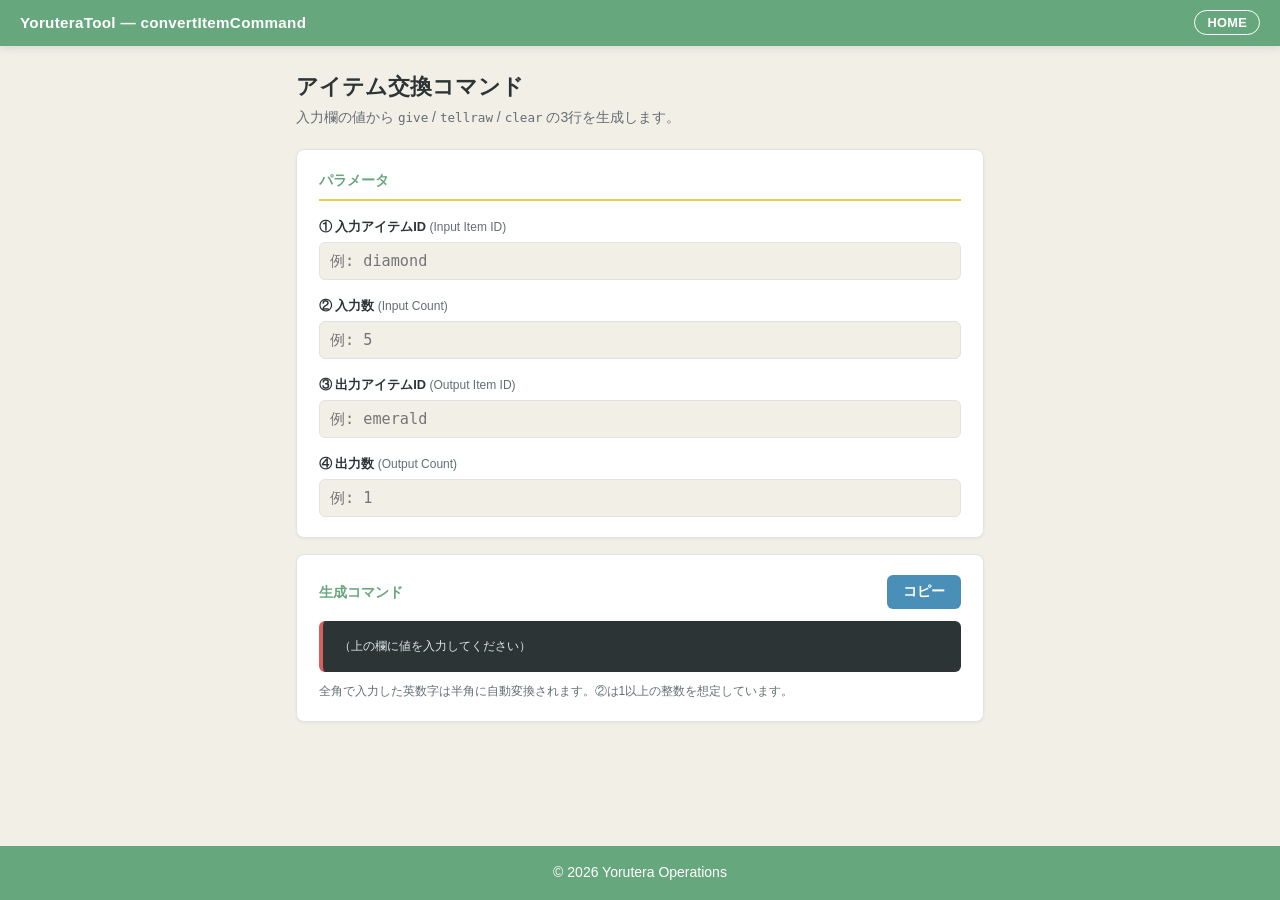
<file: toolPages/convertItemCommand.html>
<!DOCTYPE html>
<html lang="ja">
<head>
  <meta charset="UTF-8" />
  <meta name="viewport" content="width=device-width, initial-scale=1" />
  <title>コマンド生成 — yoruteraTool</title>
  <link rel="stylesheet" href="../common.css">
  <link rel="icon" type="image/png" href="../images/favicon_circle_180.png">
  <link rel="apple-touch-icon" href="../images/favicon_circle_180.png">
</head>
<body>
  <div class="site-bar">
    <span>YoruteraTool — convertItemCommand</span>
    <a href="../index.html" class="home-button">HOME</a>
  </div>
  <div class="wrap">
    <h1>アイテム交換コマンド</h1>
    <p class="lead">入力欄の値から <code>give</code> / <code>tellraw</code> / <code>clear</code> の3行を生成します。</p>

    <div class="card">
      <h2>パラメータ</h2>
      <div class="field">
        <label for="inItem">① 入力アイテムID <span class="en">(Input Item ID)</span></label>
        <input type="text" id="inItem" autocomplete="off" placeholder="例: diamond" />
      </div>
      <div class="field">
        <label for="inCount">② 入力数 <span class="en">(Input Count)</span></label>
        <input type="text" id="inCount" inputmode="numeric" autocomplete="off" placeholder="例: 5" />
      </div>
      <div class="field">
        <label for="outItem">③ 出力アイテムID <span class="en">(Output Item ID)</span></label>
        <input type="text" id="outItem" autocomplete="off" placeholder="例: emerald" />
      </div>
      <div class="field">
        <label for="outCount">④ 出力数 <span class="en">(Output Count)</span></label>
        <input type="text" id="outCount" inputmode="numeric" autocomplete="off" placeholder="例: 1" />
      </div>
    </div>

    <div class="card">
      <div class="output-head">
        <h2>生成コマンド</h2>
        <button type="button" class="copy" id="copyBtn">コピー</button>
      </div>
      <pre class="cmd" id="cmdOut"></pre>
      <p class="hint">全角で入力した英数字は半角に自動変換されます。②は1以上の整数を想定しています。</p>
      <p class="warn" id="warnMsg"></p>
    </div>


  </div>

  <footer>
    <p>© 2026 Yorutera Operations</p>
  </footer>

  <script>
    (function () {
      /** 全角英数字・記号・スペースを半角へ（FF01–FF5E、全角スペース） */
      function toHalfWidth(str) {
        if (!str) return "";
        return str
          .replace(/\u3000/g, " ")
          .replace(/[\uff01-\uff5e]/g, function (ch) {
            return String.fromCharCode(ch.charCodeAt(0) - 0xfee0);
          });
      }

      function normalizeOnInput(el) {
        var start = el.selectionStart;
        var end = el.selectionEnd;
        var before = el.value;
        var after = toHalfWidth(before);
        if (before !== after) {
          el.value = after;
          if (start != null && end != null) {
            el.setSelectionRange(start, end);
          }
        }
      }

      function buildCommands() {
        var inItem = toHalfWidth(document.getElementById("inItem").value.trim());
        var inCountStr = toHalfWidth(document.getElementById("inCount").value.trim());
        var outItem = toHalfWidth(document.getElementById("outItem").value.trim());
        var outCountStr = toHalfWidth(document.getElementById("outCount").value.trim());

        var warn = document.getElementById("warnMsg");
        warn.classList.remove("show");
        warn.textContent = "";

        if (!inItem && !inCountStr && !outItem && !outCountStr) {
          return "（上の欄に値を入力してください）";
        }

        var n = parseInt(inCountStr, 10);
        if (!/^\d+$/.test(inCountStr) || n < 1) {
          warn.textContent = "② 入力数は1以上の半角整数で入力してください。";
          warn.classList.add("show");
        }

        var outN = parseInt(outCountStr, 10);
        var giveQty = /^\d+$/.test(outCountStr) && outN >= 1 ? outN : 1;

        var prev = Math.max(0, n - 1);
        var line1 =
          "give @initiator[hasitem={item=" +
          inItem +
          ",quantity=" +
          n +
          "..}] " +
          outItem +
          " " +
          giveQty;
        var line2 =
          'tellraw @initiator[hasitem={item=' +
          inItem +
          ",quantity=.." +
          prev +
          '}] {"rawtext":[{"text":"§4アイテムが足りません！§r"}]}';
        var line3 =
          "clear @initiator[hasitem={item=" +
          inItem +
          ",quantity=" +
          n +
          "..}] " +
          inItem +
          " -1 " +
          n;

        return line1 + "\n" + line2 + "\n" + line3;
      }

      function refresh() {
        document.getElementById("cmdOut").textContent = buildCommands();
      }

      ["inItem", "inCount", "outItem", "outCount"].forEach(function (id) {
        var el = document.getElementById(id);
        el.addEventListener("input", function () {
          normalizeOnInput(el);
          refresh();
        });
        el.addEventListener("blur", function () {
          normalizeOnInput(el);
          refresh();
        });
      });

      document.getElementById("copyBtn").addEventListener("click", function () {
        var text = document.getElementById("cmdOut").textContent;
        if (!text || text.indexOf("（上の欄") === 0) return;

        var btn = document.getElementById("copyBtn");
        navigator.clipboard.writeText(text).then(
          function () {
            btn.textContent = "コピーしました";
            btn.classList.add("copied");
            setTimeout(function () {
              btn.textContent = "コピー";
              btn.classList.remove("copied");
            }, 2000);
          },
          function () {
            btn.textContent = "コピー失敗";
            setTimeout(function () {
              btn.textContent = "コピー";
            }, 2000);
          }
        );
      });

      refresh();
    })();
  </script>
</body>
</html>
</file>
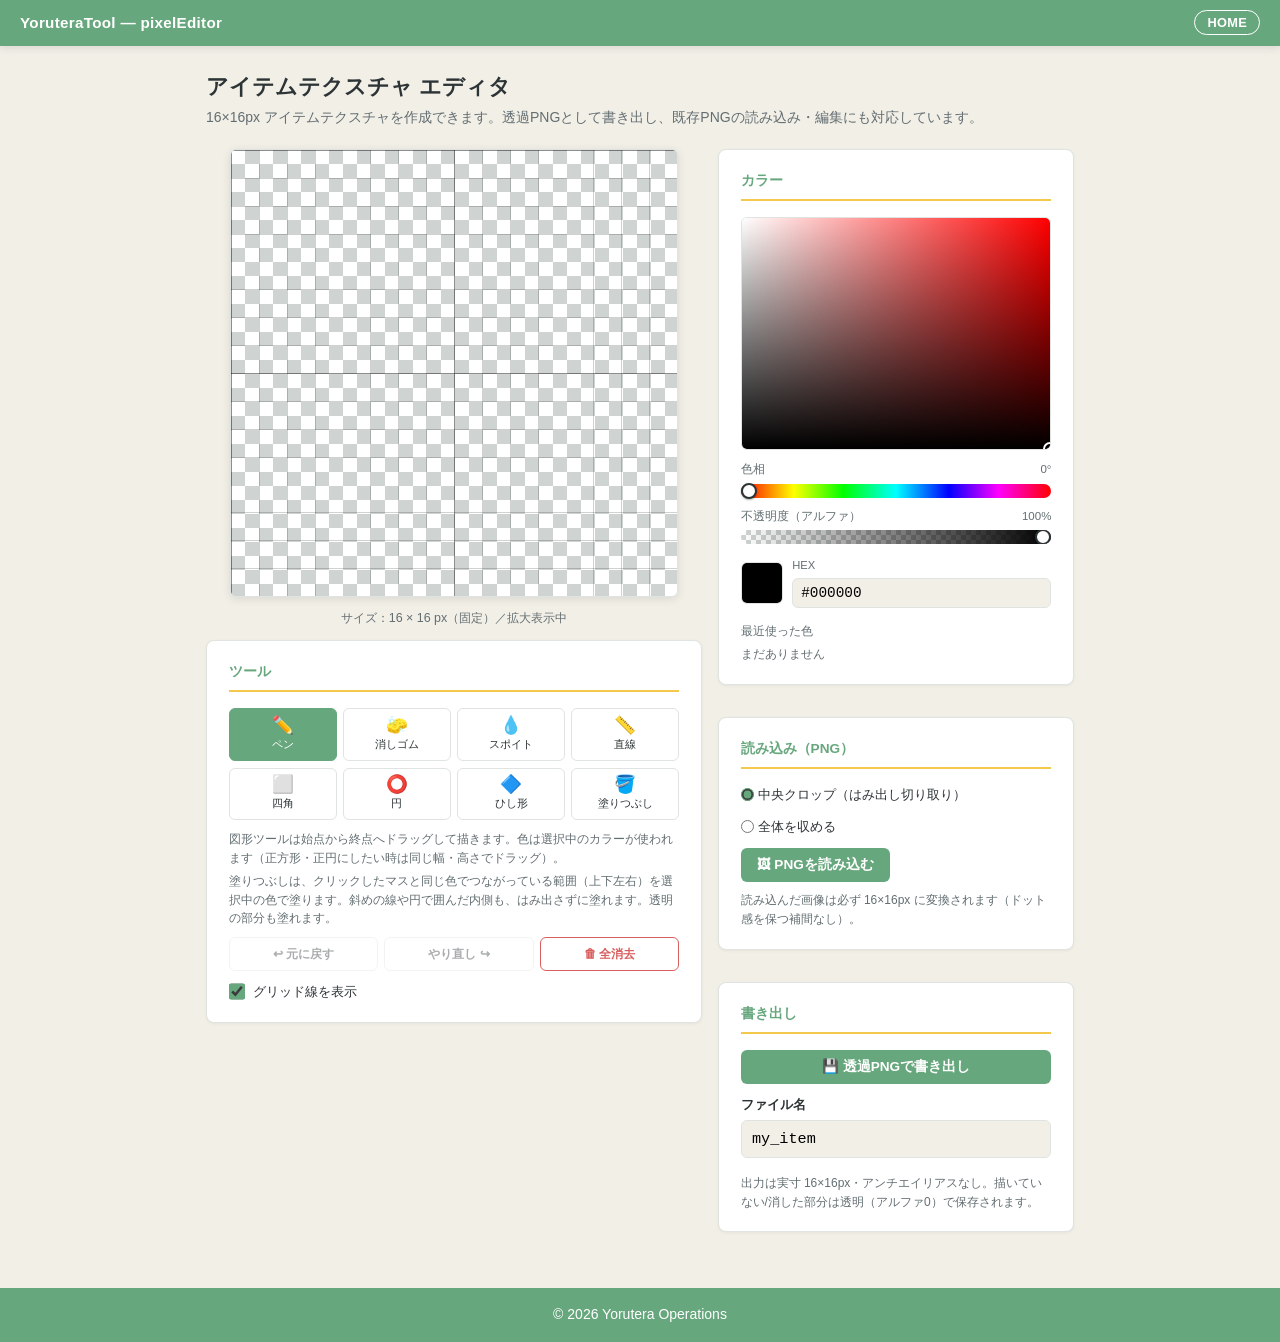
<file: toolPages/pixelEditor.html>
<!DOCTYPE html>
<html lang="ja">
<head>
  <meta charset="UTF-8" />
  <meta name="viewport" content="width=device-width, initial-scale=1" />
  <title>ピクセルエディタ — yoruteraTool</title>
  <link rel="stylesheet" href="../common.css">
  <link rel="icon" type="image/png" href="../images/favicon_circle_180.png">
  <link rel="apple-touch-icon" href="../images/favicon_circle_180.png">
  <style>
    /* ── このページ専用：レイアウト ── */
    /* キャンバスとパネルを横並びにするため、少し広めの幅を許可する */
    .pixel-wrap { max-width: 900px; }

    .editor-layout {
      display: flex;
      flex-wrap: wrap;
      gap: 1rem;
      align-items: flex-start;
    }
    .canvas-col {
      flex: 1 1 420px;
      min-width: 280px;
      display: flex;
      flex-direction: column;
      gap: 0.75rem;
      align-items: center;
    }
    .panel-col {
      flex: 1 1 280px;
      min-width: 260px;
      display: flex;
      flex-direction: column;
      gap: 1rem;
    }

    /* ── キャンバス（市松模様の上に描画用canvasを重ねる） ── */
    .canvas-stage {
      position: relative;
      width: 100%;
      max-width: 448px;
      aspect-ratio: 1 / 1;
      /* 透明部分が分かる市松模様 */
      background-color: #fff;
      background-image:
        linear-gradient(45deg, #cfd4d2 25%, transparent 25%),
        linear-gradient(-45deg, #cfd4d2 25%, transparent 25%),
        linear-gradient(45deg, transparent 75%, #cfd4d2 75%),
        linear-gradient(-45deg, transparent 75%, #cfd4d2 75%);
      background-size: 28px 28px;
      background-position: 0 0, 0 14px, 14px -14px, -14px 0;
      border: 1px solid var(--color-sub);
      border-radius: 6px;
      box-shadow: 0 2px 8px rgba(45, 52, 54, 0.12);
      overflow: hidden;
      touch-action: none; /* タッチでスクロールせず描画に使う */
    }
    #drawCanvas {
      position: absolute;
      inset: 0;
      width: 100%;
      height: 100%;
      image-rendering: pixelated;
      cursor: crosshair;
      display: block;
    }

    .canvas-caption {
      font-size: 0.78rem;
      color: var(--color-text-muted);
      text-align: center;
    }

    /* ── ツールボタン ── */
    .tool-grid {
      display: grid;
      grid-template-columns: repeat(4, 1fr);
      gap: 0.4rem;
    }
    .tool-btn {
      display: flex;
      flex-direction: column;
      align-items: center;
      justify-content: center;
      gap: 2px;
      padding: 0.45rem 0.2rem;
      border: 1px solid var(--color-sub);
      border-radius: 6px;
      background: #fff;
      color: var(--color-text);
      cursor: pointer;
      font-size: 0.68rem;
      user-select: none;
      transition: background-color 0.12s, border-color 0.12s, color 0.12s;
    }
    .tool-btn .ic { font-size: 1.1rem; line-height: 1; }
    .tool-btn:hover { border-color: var(--color-main); background: var(--color-base); }
    .tool-btn.active {
      background: var(--color-main);
      border-color: var(--color-main);
      color: #fff;
    }

    .action-row {
      display: flex;
      flex-wrap: wrap;
      gap: 0.4rem;
    }
    .mini-btn {
      flex: 1 1 auto;
      cursor: pointer;
      border: 1px solid var(--color-sub);
      border-radius: 6px;
      padding: 0.45rem 0.5rem;
      font-size: 0.78rem;
      font-weight: 600;
      background: #fff;
      color: var(--color-text);
      transition: filter 0.12s, background-color 0.12s, border-color 0.12s;
    }
    .mini-btn:hover { border-color: var(--color-main); background: var(--color-base); }
    .mini-btn:disabled { opacity: 0.4; cursor: not-allowed; }
    .mini-btn.danger { color: var(--color-accent1); border-color: var(--color-accent1); }
    .mini-btn.danger:hover { background: var(--color-accent1); color: #fff; }

    /* グリッド表示トグル */
    .toggle-row {
      display: flex;
      align-items: center;
      gap: 0.5rem;
      font-size: 0.82rem;
    }
    .toggle-row input { width: 1.05rem; height: 1.05rem; accent-color: var(--color-main); }

    /* ── カラーピッカー ── */
    .picker-sv {
      position: relative;
      width: 100%;
      aspect-ratio: 4 / 3;
      border-radius: 6px;
      overflow: hidden;
      cursor: crosshair;
      border: 1px solid var(--color-sub);
      touch-action: none;
    }
    #svCanvas { width: 100%; height: 100%; display: block; }
    .picker-cursor {
      position: absolute;
      width: 14px; height: 14px;
      border: 2px solid #fff;
      border-radius: 50%;
      box-shadow: 0 0 0 1px rgba(0,0,0,0.5);
      transform: translate(-50%, -50%);
      pointer-events: none;
    }

    .slider-block { display: flex; flex-direction: column; gap: 0.3rem; }
    .slider-label {
      display: flex;
      justify-content: space-between;
      font-size: 0.72rem;
      color: var(--color-text-muted);
    }
    /* 色相バー */
    input[type="range"].hue-range {
      -webkit-appearance: none; appearance: none;
      width: 100%; height: 14px; border-radius: 7px; outline: none;
      background: linear-gradient(to right,
        #ff0000 0%, #ffff00 17%, #00ff00 33%, #00ffff 50%,
        #0000ff 67%, #ff00ff 83%, #ff0000 100%);
    }
    /* アルファバー（市松模様の上に現在色のグラデーション） */
    .alpha-track {
      position: relative; width: 100%; height: 14px; border-radius: 7px; overflow: hidden;
      background-color: #fff;
      background-image:
        linear-gradient(45deg, #cfd4d2 25%, transparent 25%),
        linear-gradient(-45deg, #cfd4d2 25%, transparent 25%),
        linear-gradient(45deg, transparent 75%, #cfd4d2 75%),
        linear-gradient(-45deg, transparent 75%, #cfd4d2 75%);
      background-size: 10px 10px;
      background-position: 0 0, 0 5px, 5px -5px, -5px 0;
    }
    .alpha-track .alpha-fill { position: absolute; inset: 0; }
    input[type="range"].alpha-range {
      -webkit-appearance: none; appearance: none;
      position: absolute; inset: 0; width: 100%; height: 100%;
      background: transparent; outline: none; margin: 0;
    }
    input[type="range"]::-webkit-slider-thumb {
      -webkit-appearance: none; appearance: none;
      width: 16px; height: 16px; border-radius: 50%;
      background: #fff; border: 2px solid var(--color-text);
      cursor: pointer; box-shadow: 0 1px 2px rgba(0,0,0,0.3);
    }
    input[type="range"]::-moz-range-thumb {
      width: 16px; height: 16px; border-radius: 50%;
      background: #fff; border: 2px solid var(--color-text);
      cursor: pointer;
    }

    /* 現在色プレビュー＋HEX入力 */
    .color-readout { display: flex; align-items: center; gap: 0.6rem; }
    .swatch-preview {
      width: 42px; height: 42px; border-radius: 6px; flex-shrink: 0;
      border: 1px solid var(--color-sub);
      /* 透明確認用の市松 */
      background-color: #fff;
      background-image:
        linear-gradient(45deg, #cfd4d2 25%, transparent 25%),
        linear-gradient(-45deg, #cfd4d2 25%, transparent 25%),
        linear-gradient(45deg, transparent 75%, #cfd4d2 75%),
        linear-gradient(-45deg, transparent 75%, #cfd4d2 75%);
      background-size: 12px 12px;
      background-position: 0 0, 0 6px, 6px -6px, -6px 0;
      position: relative;
      overflow: hidden;
    }
    .swatch-preview .fill { position: absolute; inset: 0; }
    .hex-field { flex: 1; display: flex; flex-direction: column; gap: 0.2rem; }
    .hex-field label { font-size: 0.7rem; color: var(--color-text-muted); margin: 0; font-weight: 400; }
    .hex-field input {
      width: 100%; padding: 0.4rem 0.5rem;
      border: 1px solid var(--color-sub); border-radius: 6px;
      background: var(--color-base);
      font-family: ui-monospace, Consolas, monospace; font-size: 0.9rem;
      text-transform: uppercase;
    }
    .hex-field input:focus { outline: none; border-color: var(--color-main); box-shadow: 0 0 0 2px rgba(103,167,125,0.25); }

    /* 最近使った色 */
    .recent-title { font-size: 0.72rem; color: var(--color-text-muted); margin-bottom: 0.35rem; }
    .recent-swatches { display: flex; flex-wrap: wrap; gap: 4px; }
    .recent-sw {
      width: 24px; height: 24px; border-radius: 4px; cursor: pointer;
      border: 1px solid rgba(0,0,0,0.15);
      background-color: #fff;
      background-image:
        linear-gradient(45deg, #cfd4d2 25%, transparent 25%),
        linear-gradient(-45deg, #cfd4d2 25%, transparent 25%),
        linear-gradient(45deg, transparent 75%, #cfd4d2 75%),
        linear-gradient(-45deg, transparent 75%, #cfd4d2 75%);
      background-size: 8px 8px;
      background-position: 0 0, 0 4px, 4px -4px, -4px 0;
      position: relative; overflow: hidden;
    }
    .recent-sw .fill { position: absolute; inset: 0; }
    .recent-sw:hover { transform: scale(1.12); border-color: var(--color-main); }

    /* インポートの取り込み方法 */
    .import-mode { display: flex; gap: 0.75rem; font-size: 0.78rem; flex-wrap: wrap; }
    .import-mode label { display: flex; align-items: center; gap: 0.3rem; font-weight: 400; margin: 0; cursor: pointer; }
    .import-mode input { accent-color: var(--color-main); }

    .export-row { display: flex; flex-wrap: wrap; gap: 0.5rem; }
    .export-row .btn-primary, .export-row button.copy { flex: 1 1 auto; }

    .card .hint { margin-top: 0.6rem; }

    /* ── レスポンシブ ── */
    @media (max-width: 760px) {
      .editor-layout { flex-direction: column; }
      .canvas-col, .panel-col { width: 100%; }
      .canvas-stage { max-width: 380px; margin: 0 auto; }
    }
    @media (max-width: 420px) {
      .tool-btn { font-size: 0.62rem; padding: 0.4rem 0.1rem; }
      .tool-btn .ic { font-size: 1rem; }
    }
  </style>
</head>
<body>
  <div class="site-bar">
    <span>YoruteraTool — pixelEditor</span>
    <a href="../index.html" class="home-button">HOME</a>
  </div>

  <div class="wrap pixel-wrap">
    <h1>アイテムテクスチャ エディタ</h1>
    <p class="lead">16×16px アイテムテクスチャを作成できます。透過PNGとして書き出し、既存PNGの読み込み・編集にも対応しています。</p>

    <div class="editor-layout">
      <!-- 左：キャンバス＆ツール -->
      <div class="canvas-col">
        <div class="canvas-stage" id="stage">
          <canvas id="drawCanvas" width="448" height="448"></canvas>
        </div>
        <div class="canvas-caption">サイズ：16 × 16 px（固定）／拡大表示中</div>

        <div class="card" style="width:100%;">
          <h2>ツール</h2>
          <div class="tool-grid" id="toolGrid">
            <div class="tool-btn active" data-tool="pen" title="ペン (B)"><span class="ic">✏️</span><span>ペン</span></div>
            <div class="tool-btn" data-tool="eraser" title="消しゴム (E)"><span class="ic">🧽</span><span>消しゴム</span></div>
            <div class="tool-btn" data-tool="eyedropper" title="スポイト (I)"><span class="ic">💧</span><span>スポイト</span></div>
            <div class="tool-btn" data-tool="line" title="直線 (L)"><span class="ic">📏</span><span>直線</span></div>
            <div class="tool-btn" data-tool="rect" title="四角 (R)"><span class="ic">⬜</span><span>四角</span></div>
            <div class="tool-btn" data-tool="circle" title="円 (C)"><span class="ic">⭕</span><span>円</span></div>
            <div class="tool-btn" data-tool="diamond" title="ひし形 (D)"><span class="ic">🔷</span><span>ひし形</span></div>
            <div class="tool-btn" data-tool="fill" title="塗りつぶし (F)"><span class="ic">🪣</span><span>塗りつぶし</span></div>
          </div>

          <p class="hint" style="margin-top:0.6rem;">図形ツールは始点から終点へドラッグして描きます。色は選択中のカラーが使われます（正方形・正円にしたい時は同じ幅・高さでドラッグ）。</p>
          <p class="hint" style="margin-top:0.3rem;">塗りつぶしは、クリックしたマスと同じ色でつながっている範囲（上下左右）を選択中の色で塗ります。斜めの線や円で囲んだ内側も、はみ出さずに塗れます。透明の部分も塗れます。</p>

          <div class="action-row" style="margin-top:0.6rem;">
            <button class="mini-btn" id="undoBtn" title="元に戻す (Ctrl+Z)">↩ 元に戻す</button>
            <button class="mini-btn" id="redoBtn" title="やり直し (Ctrl+Y)">やり直し ↪</button>
            <button class="mini-btn danger" id="clearBtn" title="全消去">🗑 全消去</button>
          </div>

          <div class="toggle-row" style="margin-top:0.7rem;">
            <input type="checkbox" id="gridToggle" checked>
            <label for="gridToggle" style="margin:0;font-weight:400;cursor:pointer;">グリッド線を表示</label>
          </div>
        </div>
      </div>

      <!-- 右：カラー・入出力 -->
      <div class="panel-col">
        <div class="card">
          <h2>カラー</h2>
          <div class="picker-sv" id="svWrap">
            <canvas id="svCanvas" width="240" height="180"></canvas>
            <div class="picker-cursor" id="svCursor"></div>
          </div>

          <div class="slider-block" style="margin-top:0.7rem;">
            <div class="slider-label"><span>色相</span><span id="hueVal">0°</span></div>
            <input type="range" class="hue-range" id="hueRange" min="0" max="360" value="0">
          </div>

          <div class="slider-block" style="margin-top:0.6rem;">
            <div class="slider-label"><span>不透明度（アルファ）</span><span id="alphaVal">100%</span></div>
            <div class="alpha-track">
              <div class="alpha-fill" id="alphaFill"></div>
              <input type="range" class="alpha-range" id="alphaRange" min="0" max="100" value="100">
            </div>
          </div>

          <div class="color-readout" style="margin-top:0.8rem;">
            <div class="swatch-preview"><div class="fill" id="previewFill"></div></div>
            <div class="hex-field">
              <label for="hexInput">HEX</label>
              <input type="text" id="hexInput" maxlength="7" autocomplete="off" spellcheck="false" value="#000000">
            </div>
          </div>

          <div style="margin-top:0.9rem;">
            <div class="recent-title">最近使った色</div>
            <div class="recent-swatches" id="recentSwatches"></div>
          </div>
        </div>

        <div class="card">
          <h2>読み込み（PNG）</h2>
          <div class="import-mode">
            <label><input type="radio" name="importMode" value="cover" checked> 中央クロップ（はみ出し切り取り）</label>
            <label><input type="radio" name="importMode" value="contain"> 全体を収める</label>
          </div>
          <div class="action-row" style="margin-top:0.7rem;">
            <button class="btn-primary" id="importBtn">🖼 PNGを読み込む</button>
          </div>
          <input type="file" id="fileInput" accept="image/png,image/*" style="display:none;">
          <p class="hint">読み込んだ画像は必ず 16×16px に変換されます（ドット感を保つ補間なし）。</p>
        </div>

        <div class="card">
          <h2>書き出し</h2>
          <div class="export-row">
            <button class="btn-primary" id="exportBtn">💾 透過PNGで書き出し</button>
          </div>
          <div class="field" style="margin-top:0.7rem;">
            <label for="fileNameInput">ファイル名</label>
            <input type="text" id="fileNameInput" value="my_item" autocomplete="off" spellcheck="false">
          </div>
          <p class="hint">出力は実寸 16×16px・アンチエイリアスなし。描いていない/消した部分は透明（アルファ0）で保存されます。</p>
        </div>
      </div>
    </div>
  </div>

  <footer>
    <p>© 2026 Yorutera Operations</p>
  </footer>

  <script>
    (function () {
      "use strict";

      // ── 定数 ──
      const SIZE = 16;          // テクスチャの論理サイズ（16×16固定）
      const CELL = 28;          // 表示時の1ドットの画面ピクセル数
      const DISP = SIZE * CELL; // 表示キャンバスの内部解像度（448）
      const MAX_RECENT = 16;    // 最近使った色の保持数

      // ── 状態 ──
      // grid[y][x] = {r,g,b,a} （a は 0-255）／ null は透明
      let grid = makeEmptyGrid();
      let currentTool = "pen";
      let showGrid = true;

      // カラー状態（HSV + アルファ）
      let hue = 0;        // 0-360
      let sat = 1;        // 0-1
      let val = 0;        // 0-1（初期は黒）
      let alpha = 255;    // 0-255

      let recentColors = [];

      // Undo/Redo スタック（grid のスナップショット）
      const undoStack = [];
      const redoStack = [];

      // 描画中フラグ
      let isDrawing = false;
      let lastCell = null;
      // 図形ツール用：始点と、ドラッグ開始時のキャンバス状態（プレビューの土台）
      let shapeStart = null;
      let shapeBase = null;

      // ── DOM ──
      const drawCanvas = document.getElementById("drawCanvas");
      const ctx = drawCanvas.getContext("2d");
      const svCanvas = document.getElementById("svCanvas");
      const svCtx = svCanvas.getContext("2d");
      const svWrap = document.getElementById("svWrap");
      const svCursor = document.getElementById("svCursor");
      const hueRange = document.getElementById("hueRange");
      const alphaRange = document.getElementById("alphaRange");
      const hexInput = document.getElementById("hexInput");
      const previewFill = document.getElementById("previewFill");
      const alphaFill = document.getElementById("alphaFill");
      const hueVal = document.getElementById("hueVal");
      const alphaVal = document.getElementById("alphaVal");
      const recentEl = document.getElementById("recentSwatches");
      const undoBtn = document.getElementById("undoBtn");
      const redoBtn = document.getElementById("redoBtn");

      drawCanvas.width = DISP;
      drawCanvas.height = DISP;

      // ── ユーティリティ ──
      function makeEmptyGrid() {
        const g = [];
        for (let y = 0; y < SIZE; y++) {
          const row = [];
          for (let x = 0; x < SIZE; x++) row.push(null);
          g.push(row);
        }
        return g;
      }
      function cloneGrid(g) {
        return g.map(row => row.map(c => (c ? { r: c.r, g: c.g, b: c.b, a: c.a } : null)));
      }
      function sameCell(a, b) {
        if (a === null && b === null) return true;
        if (a === null || b === null) return false;
        return a.r === b.r && a.g === b.g && a.b === b.b && a.a === b.a;
      }

      // 色変換
      function hsvToRgb(h, s, v) {
        h = (h % 360 + 360) % 360;
        const c = v * s;
        const x = c * (1 - Math.abs(((h / 60) % 2) - 1));
        const m = v - c;
        let r = 0, g = 0, b = 0;
        if (h < 60) { r = c; g = x; }
        else if (h < 120) { r = x; g = c; }
        else if (h < 180) { g = c; b = x; }
        else if (h < 240) { g = x; b = c; }
        else if (h < 300) { r = x; b = c; }
        else { r = c; b = x; }
        return {
          r: Math.round((r + m) * 255),
          g: Math.round((g + m) * 255),
          b: Math.round((b + m) * 255),
        };
      }
      function rgbToHsv(r, g, b) {
        r /= 255; g /= 255; b /= 255;
        const max = Math.max(r, g, b), min = Math.min(r, g, b);
        const d = max - min;
        let h = 0;
        if (d !== 0) {
          if (max === r) h = ((g - b) / d) % 6;
          else if (max === g) h = (b - r) / d + 2;
          else h = (r - g) / d + 4;
          h *= 60;
          if (h < 0) h += 360;
        }
        const s = max === 0 ? 0 : d / max;
        return { h: h, s: s, v: max };
      }
      function rgbToHex(r, g, b) {
        const f = n => n.toString(16).padStart(2, "0");
        return ("#" + f(r) + f(g) + f(b)).toUpperCase();
      }
      function hexToRgb(hex) {
        let h = hex.replace("#", "").trim();
        if (h.length === 3) h = h.split("").map(c => c + c).join("");
        if (!/^[0-9a-fA-F]{6}$/.test(h)) return null;
        return {
          r: parseInt(h.substr(0, 2), 16),
          g: parseInt(h.substr(2, 2), 16),
          b: parseInt(h.substr(4, 2), 16),
        };
      }
      function currentRgb() { return hsvToRgb(hue, sat, val); }

      // ── キャンバス描画 ──
      function render() {
        ctx.clearRect(0, 0, DISP, DISP);
        ctx.imageSmoothingEnabled = false;
        // ドットを描く（透明セルは描かない＝市松模様が透ける）
        for (let y = 0; y < SIZE; y++) {
          for (let x = 0; x < SIZE; x++) {
            const c = grid[y][x];
            if (!c) continue;
            ctx.fillStyle = `rgba(${c.r},${c.g},${c.b},${(c.a / 255).toFixed(3)})`;
            ctx.fillRect(x * CELL, y * CELL, CELL, CELL);
          }
        }
        if (showGrid) drawGridLines();
      }
      function drawGridLines() {
        ctx.save();
        ctx.strokeStyle = "rgba(0,0,0,0.18)";
        ctx.lineWidth = 1;
        for (let i = 0; i <= SIZE; i++) {
          const p = i * CELL + 0.5;
          ctx.beginPath(); ctx.moveTo(p, 0); ctx.lineTo(p, DISP); ctx.stroke();
          ctx.beginPath(); ctx.moveTo(0, p); ctx.lineTo(DISP, p); ctx.stroke();
        }
        // 8x8 の区切りを少し濃く（位置合わせの目安）
        ctx.strokeStyle = "rgba(0,0,0,0.32)";
        [0, 8, 16].forEach(i => {
          const p = i * CELL + 0.5;
          ctx.beginPath(); ctx.moveTo(p, 0); ctx.lineTo(p, DISP); ctx.stroke();
          ctx.beginPath(); ctx.moveTo(0, p); ctx.lineTo(DISP, p); ctx.stroke();
        });
        ctx.restore();
      }

      // ── 座標変換（画面座標→セル） ──
      function eventToCell(e) {
        const rect = drawCanvas.getBoundingClientRect();
        const clientX = e.clientX;
        const clientY = e.clientY;
        const x = Math.floor((clientX - rect.left) / (rect.width / SIZE));
        const y = Math.floor((clientY - rect.top) / (rect.height / SIZE));
        if (x < 0 || x >= SIZE || y < 0 || y >= SIZE) return null;
        return { x: x, y: y };
      }

      // ── 描画操作 ──
      function applyAt(cell) {
        if (!cell) return;
        const { x, y } = cell;
        if (currentTool === "pen") {
          const rgb = currentRgb();
          grid[y][x] = { r: rgb.r, g: rgb.g, b: rgb.b, a: alpha };
        } else if (currentTool === "eraser") {
          grid[y][x] = null;
        } else if (currentTool === "eyedropper") {
          pickColorFrom(x, y);
        }
        render();
      }

      // ── 図形ツール ──
      const SHAPE_TOOLS = ["line", "rect", "circle", "diamond"];
      function isShapeTool(t) { return SHAPE_TOOLS.indexOf(t) !== -1; }

      // 1ドットを現在の色で塗る（範囲外は無視）
      function setPixel(x, y) {
        if (x < 0 || x >= SIZE || y < 0 || y >= SIZE) return;
        const rgb = currentRgb();
        grid[y][x] = { r: rgb.r, g: rgb.g, b: rgb.b, a: alpha };
      }

      // 現在の図形ツールに応じて、始点aから終点bへ図形を描く
      function drawShape(a, b) {
        if (currentTool === "line") {
          drawLine(a.x, a.y, b.x, b.y);
        } else if (currentTool === "rect") {
          drawRect(a.x, a.y, b.x, b.y);
        } else if (currentTool === "circle") {
          drawMembership(a.x, a.y, b.x, b.y, ellipseInside);
        } else if (currentTool === "diamond") {
          drawMembership(a.x, a.y, b.x, b.y, diamondInside);
        }
      }

      // 直線（ブレゼンハム）
      function drawLine(x0, y0, x1, y1) {
        const dx = Math.abs(x1 - x0), dy = Math.abs(y1 - y0);
        const sx = x0 < x1 ? 1 : -1, sy = y0 < y1 ? 1 : -1;
        let err = dx - dy;
        while (true) {
          setPixel(x0, y0);
          if (x0 === x1 && y0 === y1) break;
          const e2 = 2 * err;
          if (e2 > -dy) { err -= dy; x0 += sx; }
          if (e2 < dx) { err += dx; y0 += sy; }
        }
      }

      // 四角（外周のみ）
      function drawRect(x0, y0, x1, y1) {
        const xa = Math.min(x0, x1), xb = Math.max(x0, x1);
        const ya = Math.min(y0, y1), yb = Math.max(y0, y1);
        for (let x = xa; x <= xb; x++) { setPixel(x, ya); setPixel(x, yb); }
        for (let y = ya; y <= yb; y++) { setPixel(xa, y); setPixel(xb, y); }
      }

      // バウンディングボックスからメンバーシップ関数を作る共通ヘルパ
      // inside(x,y) が true のセルが図形内。外周＝内側かつ隣接に外側があるセル（外周のみ描く）。
      function drawMembership(x0, y0, x1, y1, makeInside) {
        const xa = Math.min(x0, x1), xb = Math.max(x0, x1);
        const ya = Math.min(y0, y1), yb = Math.max(y0, y1);
        const cx = (xa + xb + 1) / 2, cy = (ya + yb + 1) / 2;
        const rx = (xb - xa + 1) / 2, ry = (yb - ya + 1) / 2;
        const inside = makeInside(cx, cy, rx, ry);
        for (let y = ya; y <= yb; y++) {
          for (let x = xa; x <= xb; x++) {
            if (!inside(x, y)) continue;
            if (!inside(x - 1, y) || !inside(x + 1, y) ||
                !inside(x, y - 1) || !inside(x, y + 1)) {
              setPixel(x, y); // 外周のみ
            }
          }
        }
      }

      // ── 塗りつぶし ──
      // クリックしたマスと同じ色（透明も1つの色として扱う）で、上下左右の4マスで
      // つながっている範囲を現在の色で塗る。変化があれば true を返す。
      const NEIGHBORS_4 = [[0, -1], [-1, 0], [1, 0], [0, 1]];
      function floodFill(sx, sy) {
        const target = grid[sy][sx];
        const rgb = currentRgb();
        const paint = { r: rgb.r, g: rgb.g, b: rgb.b, a: alpha };
        if (sameCell(target, paint)) return false; // 同じ色なら何もしない
        const visited = new Uint8Array(SIZE * SIZE);
        const stack = [sx, sy];
        visited[sy * SIZE + sx] = 1;
        while (stack.length) {
          const y = stack.pop(), x = stack.pop();
          grid[y][x] = { r: paint.r, g: paint.g, b: paint.b, a: paint.a };
          for (const [dx, dy] of NEIGHBORS_4) {
            const nx = x + dx, ny = y + dy;
            if (nx < 0 || nx >= SIZE || ny < 0 || ny >= SIZE) continue;
            const k = ny * SIZE + nx;
            if (visited[k] || !sameCell(grid[ny][nx], target)) continue;
            visited[k] = 1;
            stack.push(nx, ny);
          }
        }
        return true;
      }

      // 円（楕円）：セル中心が楕円内かどうか
      function ellipseInside(cx, cy, rx, ry) {
        return (x, y) => {
          const nx = (x + 0.5 - cx) / rx, ny = (y + 0.5 - cy) / ry;
          return nx * nx + ny * ny <= 1;
        };
      }
      // ひし形：セル中心がひし形内かどうか
      function diamondInside(cx, cy, rx, ry) {
        return (x, y) => {
          const nx = Math.abs(x + 0.5 - cx) / rx, ny = Math.abs(y + 0.5 - cy) / ry;
          return nx + ny <= 1;
        };
      }

      function pickColorFrom(x, y) {
        const c = grid[y][x];
        if (!c) return; // 透明はスポイト対象外
        const hsv = rgbToHsv(c.r, c.g, c.b);
        hue = hsv.h; sat = hsv.s; val = hsv.v; alpha = c.a;
        syncColorUI();
        // スポイト後はペンに戻す（直感的）
        setTool("pen");
      }

      // ── ストローク管理（Undo用にストローク開始でスナップショット） ──
      function beginStroke() {
        pushUndo();
      }
      function pushUndo() {
        undoStack.push(cloneGrid(grid));
        if (undoStack.length > 100) undoStack.shift();
        redoStack.length = 0;
        updateUndoButtons();
      }
      function updateUndoButtons() {
        undoBtn.disabled = undoStack.length === 0;
        redoBtn.disabled = redoStack.length === 0;
      }
      function undo() {
        if (!undoStack.length) return;
        redoStack.push(cloneGrid(grid));
        grid = undoStack.pop();
        render();
        updateUndoButtons();
      }
      function redo() {
        if (!redoStack.length) return;
        undoStack.push(cloneGrid(grid));
        grid = redoStack.pop();
        render();
        updateUndoButtons();
      }

      // 画面座標→セル（範囲内に収める。図形のドラッグで端まで届くように）
      function eventToCellClamped(e) {
        const rect = drawCanvas.getBoundingClientRect();
        let x = Math.floor((e.clientX - rect.left) / (rect.width / SIZE));
        let y = Math.floor((e.clientY - rect.top) / (rect.height / SIZE));
        x = Math.min(SIZE - 1, Math.max(0, x));
        y = Math.min(SIZE - 1, Math.max(0, y));
        return { x: x, y: y };
      }

      // ── ポインタ操作（マウス＆タッチ共通） ──
      drawCanvas.addEventListener("pointerdown", (e) => {
        e.preventDefault();
        const cell = eventToCell(e);
        if (!cell) return;
        try { drawCanvas.setPointerCapture(e.pointerId); } catch (_) {}

        // スポイトは履歴を汚さず、色を吸ってペンに戻すだけ
        if (currentTool === "eyedropper") {
          applyAt(cell);
          return;
        }

        // 塗りつぶしは1クリック＝1操作。塗る前の状態を保存し、変化がなければ履歴を戻す
        if (currentTool === "fill") {
          const snapshot = cloneGrid(grid);
          if (floodFill(cell.x, cell.y)) {
            undoStack.push(snapshot);
            if (undoStack.length > 100) undoStack.shift();
            redoStack.length = 0;
            updateUndoButtons();
            addRecent();
            render();
          }
          return;
        }

        beginStroke(); // ここで1回だけUndo用スナップショットを取る
        isDrawing = true;

        if (isShapeTool(currentTool)) {
          // 図形：始点とドラッグ前の状態を保持し、プレビューを描く
          shapeStart = cell;
          shapeBase = cloneGrid(grid);
          drawShape(shapeStart, cell);
          render();
          addRecent();
        } else {
          // ペン・消しゴム
          lastCell = cell;
          applyAt(cell);
          if (currentTool === "pen") addRecent();
        }
      });
      drawCanvas.addEventListener("pointermove", (e) => {
        if (!isDrawing) return;
        if (isShapeTool(currentTool)) {
          // 図形は土台を復元してから現在のドラッグ位置で描き直す（ライブプレビュー）
          const cell = eventToCellClamped(e);
          grid = cloneGrid(shapeBase);
          drawShape(shapeStart, cell);
          render();
        } else if (currentTool === "pen" || currentTool === "eraser") {
          const cell = eventToCell(e);
          if (!cell) return;
          if (lastCell && cell.x === lastCell.x && cell.y === lastCell.y) return;
          lastCell = cell;
          applyAt(cell);
        }
      });
      function endStroke(e) {
        if (!isDrawing) return;
        isDrawing = false;
        lastCell = null;
        shapeStart = null;
        shapeBase = null;
      }
      drawCanvas.addEventListener("pointerup", endStroke);
      drawCanvas.addEventListener("pointercancel", endStroke);
      drawCanvas.addEventListener("pointerleave", endStroke);

      // ── ツール切替 ──
      function setTool(tool) {
        currentTool = tool;
        document.querySelectorAll(".tool-btn").forEach(b => {
          b.classList.toggle("active", b.dataset.tool === tool);
        });
      }
      document.getElementById("toolGrid").addEventListener("click", (e) => {
        const btn = e.target.closest(".tool-btn");
        if (btn) setTool(btn.dataset.tool);
      });

      // ── 全消去・グリッド ──
      document.getElementById("clearBtn").addEventListener("click", () => {
        if (!confirm("キャンバスを全消去しますか？")) return;
        pushUndo();
        grid = makeEmptyGrid();
        render();
      });
      document.getElementById("gridToggle").addEventListener("change", (e) => {
        showGrid = e.target.checked;
        render();
      });
      undoBtn.addEventListener("click", undo);
      redoBtn.addEventListener("click", redo);

      // ── カラーピッカー：SV領域描画 ──
      function drawSV() {
        const w = svCanvas.width, h = svCanvas.height;
        const base = hsvToRgb(hue, 1, 1);
        // 横：白→純色（彩度）
        const gx = svCtx.createLinearGradient(0, 0, w, 0);
        gx.addColorStop(0, "#ffffff");
        gx.addColorStop(1, `rgb(${base.r},${base.g},${base.b})`);
        svCtx.fillStyle = gx;
        svCtx.fillRect(0, 0, w, h);
        // 縦：透明→黒（明度）
        const gy = svCtx.createLinearGradient(0, 0, 0, h);
        gy.addColorStop(0, "rgba(0,0,0,0)");
        gy.addColorStop(1, "rgba(0,0,0,1)");
        svCtx.fillStyle = gy;
        svCtx.fillRect(0, 0, w, h);
      }
      function updateSVCursor() {
        svCursor.style.left = (sat * 100) + "%";
        svCursor.style.top = ((1 - val) * 100) + "%";
        // カーソルの輪郭が見やすいよう内側色を反映
        const rgb = currentRgb();
        svCursor.style.background = `rgb(${rgb.r},${rgb.g},${rgb.b})`;
      }

      // SV領域のポインタ操作
      let svDragging = false;
      function svPick(e) {
        const rect = svWrap.getBoundingClientRect();
        let sx = (e.clientX - rect.left) / rect.width;
        let sy = (e.clientY - rect.top) / rect.height;
        sx = Math.min(1, Math.max(0, sx));
        sy = Math.min(1, Math.max(0, sy));
        sat = sx;
        val = 1 - sy;
        syncColorUI();
      }
      svWrap.addEventListener("pointerdown", (e) => {
        e.preventDefault();
        svDragging = true;
        svPick(e);
        try { svWrap.setPointerCapture(e.pointerId); } catch (_) {}
      });
      svWrap.addEventListener("pointermove", (e) => { if (svDragging) svPick(e); });
      svWrap.addEventListener("pointerup", () => { svDragging = false; });
      svWrap.addEventListener("pointercancel", () => { svDragging = false; });

      // 色相スライダー
      hueRange.addEventListener("input", (e) => {
        hue = parseInt(e.target.value, 10);
        syncColorUI();
      });
      // アルファスライダー
      alphaRange.addEventListener("input", (e) => {
        alpha = Math.round(parseInt(e.target.value, 10) / 100 * 255);
        syncColorUI();
      });
      // HEX入力
      hexInput.addEventListener("input", (e) => {
        const rgb = hexToRgb(e.target.value);
        if (!rgb) return;
        const hsv = rgbToHsv(rgb.r, rgb.g, rgb.b);
        hue = hsv.h; sat = hsv.s; val = hsv.v;
        syncColorUI(true); // HEX入力中は自分自身を上書きしない
      });

      // 色UI全体を現在の HSV/alpha に同期
      function syncColorUI(skipHex) {
        drawSV();
        updateSVCursor();
        const rgb = currentRgb();
        const hex = rgbToHex(rgb.r, rgb.g, rgb.b);
        const aPct = Math.round(alpha / 255 * 100);
        // プレビュー
        previewFill.style.background = `rgba(${rgb.r},${rgb.g},${rgb.b},${(alpha / 255).toFixed(3)})`;
        // スライダー位置
        hueRange.value = Math.round(hue);
        alphaRange.value = aPct;
        hueVal.textContent = Math.round(hue) + "°";
        alphaVal.textContent = aPct + "%";
        // アルファトラックのグラデーション（透明→現在色）
        alphaFill.style.background =
          `linear-gradient(to right, rgba(${rgb.r},${rgb.g},${rgb.b},0), rgba(${rgb.r},${rgb.g},${rgb.b},1))`;
        if (!skipHex) hexInput.value = hex;
      }

      // ── 最近使った色 ──
      function addRecent() {
        const rgb = currentRgb();
        const key = `${rgb.r},${rgb.g},${rgb.b},${alpha}`;
        recentColors = recentColors.filter(c => c.key !== key);
        recentColors.unshift({ key, r: rgb.r, g: rgb.g, b: rgb.b, a: alpha });
        if (recentColors.length > MAX_RECENT) recentColors.pop();
        renderRecent();
      }
      function renderRecent() {
        recentEl.innerHTML = "";
        if (recentColors.length === 0) {
          recentEl.innerHTML = '<span style="font-size:0.72rem;color:var(--color-text-muted);">まだありません</span>';
          return;
        }
        recentColors.forEach(c => {
          const sw = document.createElement("div");
          sw.className = "recent-sw";
          sw.title = rgbToHex(c.r, c.g, c.b) + ` / α${Math.round(c.a / 255 * 100)}%`;
          const fill = document.createElement("div");
          fill.className = "fill";
          fill.style.background = `rgba(${c.r},${c.g},${c.b},${(c.a / 255).toFixed(3)})`;
          sw.appendChild(fill);
          sw.addEventListener("click", () => {
            const hsv = rgbToHsv(c.r, c.g, c.b);
            hue = hsv.h; sat = hsv.s; val = hsv.v; alpha = c.a;
            syncColorUI();
          });
          recentEl.appendChild(sw);
        });
      }
      // ── PNG 読み込み ──
      const fileInput = document.getElementById("fileInput");
      document.getElementById("importBtn").addEventListener("click", () => fileInput.click());
      fileInput.addEventListener("change", (e) => {
        const file = e.target.files && e.target.files[0];
        if (!file) return;
        const url = URL.createObjectURL(file);
        const img = new Image();
        img.onload = () => {
          importImage(img);
          URL.revokeObjectURL(url);
          fileInput.value = ""; // 同じファイルを再選択できるように
        };
        img.onerror = () => {
          alert("画像の読み込みに失敗しました。");
          URL.revokeObjectURL(url);
        };
        img.src = url;
      });

      function importImage(img) {
        const mode = document.querySelector('input[name="importMode"]:checked').value;
        // 16×16 の作業用キャンバスへ補間なしで描画
        const tmp = document.createElement("canvas");
        tmp.width = SIZE; tmp.height = SIZE;
        const tctx = tmp.getContext("2d");
        tctx.imageSmoothingEnabled = false;
        tctx.clearRect(0, 0, SIZE, SIZE);

        const iw = img.width, ih = img.height;
        let sx, sy, sw, sh, dx, dy, dw, dh;
        if (mode === "cover") {
          // 中央クロップ：短辺に合わせて正方形を切り出す
          const side = Math.min(iw, ih);
          sx = (iw - side) / 2;
          sy = (ih - side) / 2;
          sw = side; sh = side;
          dx = 0; dy = 0; dw = SIZE; dh = SIZE;
        } else {
          // 全体を収める：長辺に合わせて中央配置（余白は透明）
          sx = 0; sy = 0; sw = iw; sh = ih;
          const scale = Math.min(SIZE / iw, SIZE / ih);
          dw = Math.round(iw * scale);
          dh = Math.round(ih * scale);
          dx = Math.floor((SIZE - dw) / 2);
          dy = Math.floor((SIZE - dh) / 2);
        }
        tctx.drawImage(img, sx, sy, sw, sh, dx, dy, dw, dh);

        const data = tctx.getImageData(0, 0, SIZE, SIZE).data;
        pushUndo();
        for (let y = 0; y < SIZE; y++) {
          for (let x = 0; x < SIZE; x++) {
            const i = (y * SIZE + x) * 4;
            const a = data[i + 3];
            grid[y][x] = a === 0 ? null : { r: data[i], g: data[i + 1], b: data[i + 2], a: a };
          }
        }
        render();
      }

      // ── PNG 書き出し（実寸16×16・透過） ──
      document.getElementById("exportBtn").addEventListener("click", () => {
        const out = document.createElement("canvas");
        out.width = SIZE; out.height = SIZE;
        const octx = out.getContext("2d");
        octx.imageSmoothingEnabled = false;
        const imgData = octx.createImageData(SIZE, SIZE);
        for (let y = 0; y < SIZE; y++) {
          for (let x = 0; x < SIZE; x++) {
            const c = grid[y][x];
            const i = (y * SIZE + x) * 4;
            if (c) {
              imgData.data[i] = c.r;
              imgData.data[i + 1] = c.g;
              imgData.data[i + 2] = c.b;
              imgData.data[i + 3] = c.a;
            } else {
              imgData.data[i + 3] = 0; // 透明
            }
          }
        }
        octx.putImageData(imgData, 0, 0);

        let name = (document.getElementById("fileNameInput").value || "my_item").trim();
        name = name.replace(/[\\/:*?"<>|]/g, "_"); // ファイル名に使えない文字を除去
        if (!/\.png$/i.test(name)) name += ".png";

        out.toBlob((blob) => {
          if (!blob) { alert("書き出しに失敗しました。"); return; }
          const a = document.createElement("a");
          a.href = URL.createObjectURL(blob);
          a.download = name;
          document.body.appendChild(a);
          a.click();
          document.body.removeChild(a);
          setTimeout(() => URL.revokeObjectURL(a.href), 1000);
        }, "image/png");
      });

      // ── キーボードショートカット ──
      document.addEventListener("keydown", (e) => {
        // 入力欄にフォーカス中は無効
        const tag = (e.target.tagName || "").toLowerCase();
        if (tag === "input" || tag === "textarea") return;

        if ((e.ctrlKey || e.metaKey) && e.key.toLowerCase() === "z") {
          e.preventDefault();
          if (e.shiftKey) redo(); else undo();
          return;
        }
        if ((e.ctrlKey || e.metaKey) && e.key.toLowerCase() === "y") {
          e.preventDefault(); redo(); return;
        }
        switch (e.key.toLowerCase()) {
          case "b": setTool("pen"); break;
          case "e": setTool("eraser"); break;
          case "i": setTool("eyedropper"); break;
          case "l": setTool("line"); break;
          case "r": setTool("rect"); break;
          case "c": setTool("circle"); break;
          case "d": setTool("diamond"); break;
          case "f": setTool("fill"); break;
        }
      });

      // ── 初期化 ──
      syncColorUI();
      renderRecent();
      render();
      updateUndoButtons();
    })();
  </script>
</body>
</html>
</file>
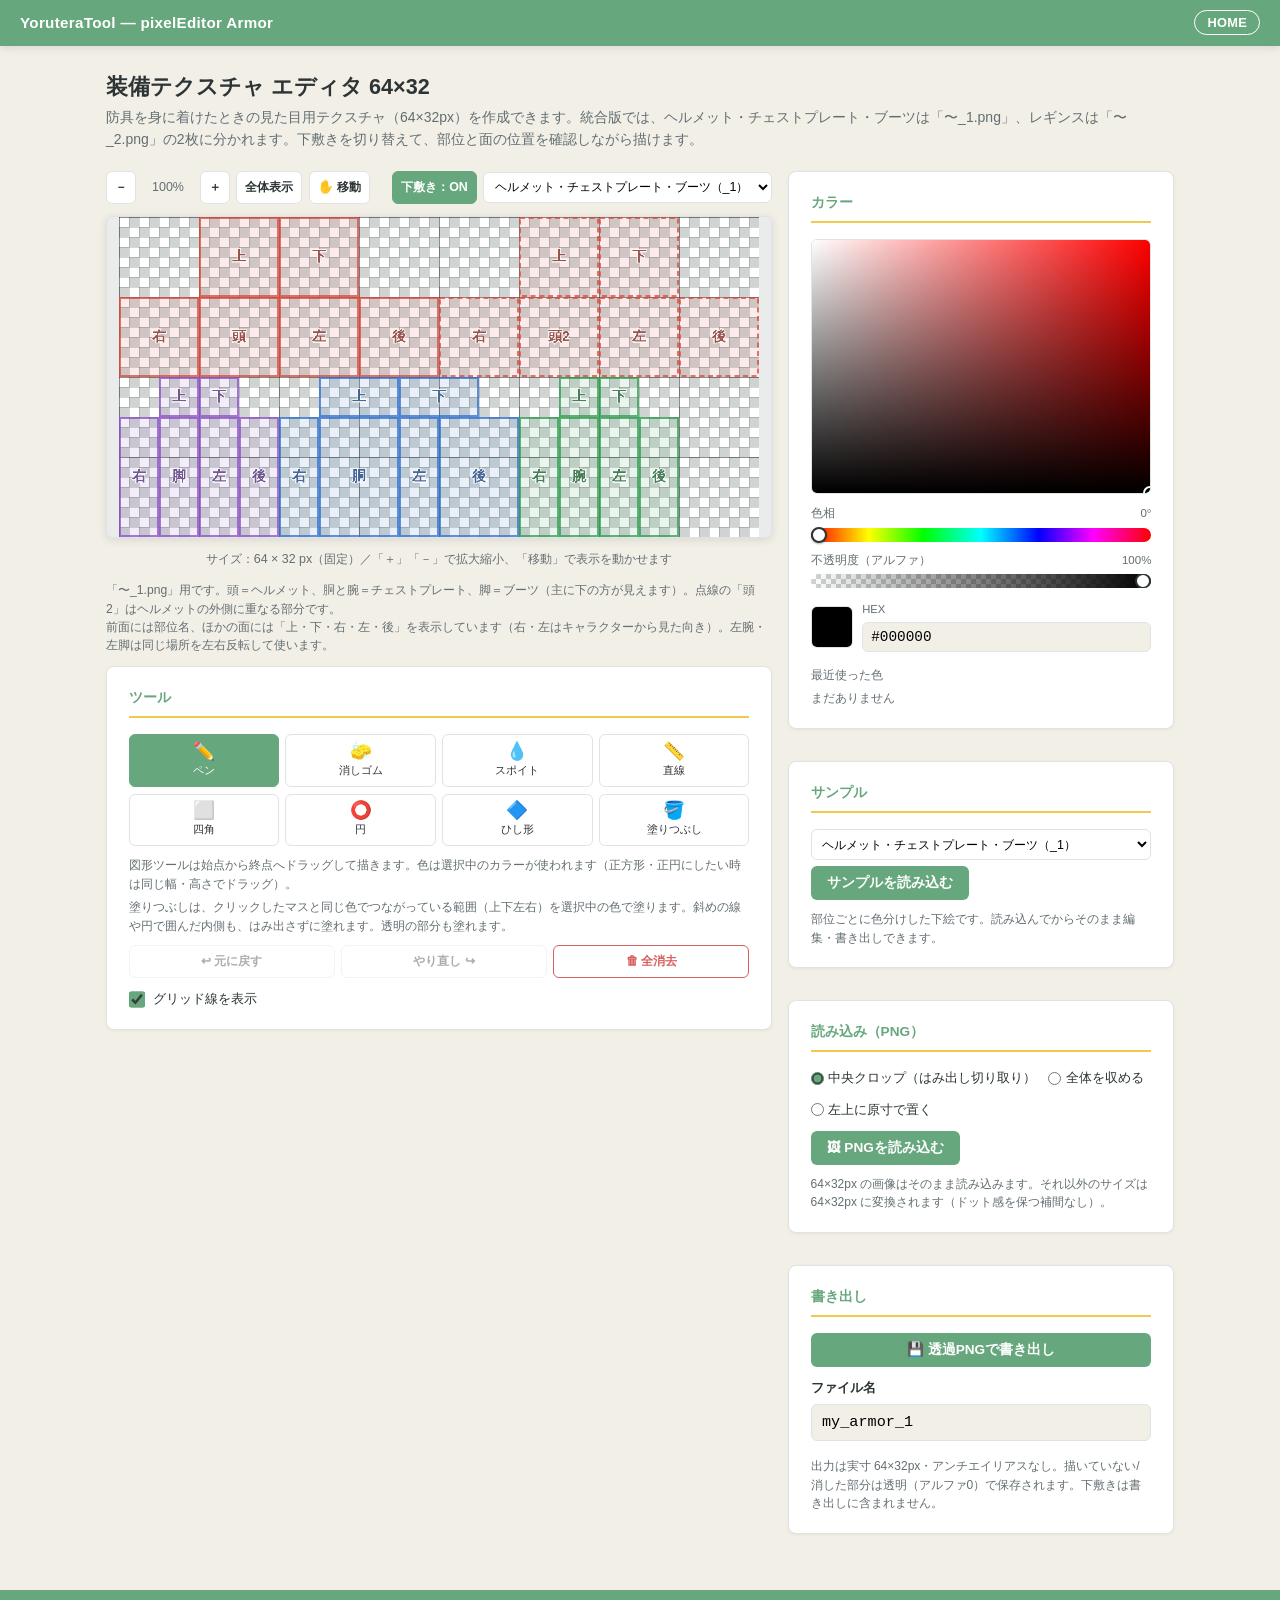
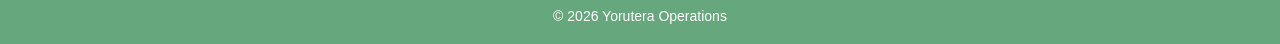
<file: toolPages/pixelEditorArmor.html>
<!DOCTYPE html>
<html lang="ja">
<head>
  <meta charset="UTF-8" />
  <meta name="viewport" content="width=device-width, initial-scale=1" />
  <title>ピクセルエディタ 装備 — yoruteraTool</title>
  <link rel="stylesheet" href="../common.css">
  <link rel="stylesheet" href="pixelEditorCore.css">
  <link rel="icon" type="image/png" href="../images/favicon_circle_180.png">
  <link rel="apple-touch-icon" href="../images/favicon_circle_180.png">
</head>
<body>
  <div class="site-bar">
    <span>YoruteraTool — pixelEditor Armor</span>
    <a href="../index.html" class="home-button">HOME</a>
  </div>

  <div class="wrap pixel-wrap">
    <h1>装備テクスチャ エディタ 64×32</h1>
    <p class="lead">防具を身に着けたときの見た目用テクスチャ（64×32px）を作成できます。統合版では、ヘルメット・チェストプレート・ブーツは「〜_1.png」、レギンスは「〜_2.png」の2枚に分かれます。下敷きを切り替えて、部位と面の位置を確認しながら描けます。</p>
    <div id="editorRoot"></div>
  </div>

  <footer>
    <p>© 2026 Yorutera Operations</p>
  </footer>

  <script src="pixelEditorCore.js"></script>
  <script>
    (function () {
      "use strict";
      const box = PixelEditorCore.boxRegions;

      // 下敷きの色（部位ごと）
      const G = { head: "#d9483b", body: "#2f6fd0", arm: "#2e9e4f", leg: "#8a4fc7" };
      // サンプルの色（自作の配色）
      const S1 = { head: "#8fa7c4", body: "#6f8fb8", arm: "#5f7fa8", leg: "#4f6a8f" };
      const S2 = { body: "#7a9a6a", leg: "#5f7f52" };

      // 統合版の防具テクスチャ 64×32 の配置（geometry.player.armor.base と同じボックスUV）
      //   頭(0,0) 頭2＝ヘルメット外側(32,0) 胴(16,16) 腕(40,16) 脚(0,16)
      //   左腕・左脚は右側と同じ場所を左右反転して使う
      function layer1(C, withOuter) {
        const list = [].concat(
          box(0, 0, 8, 8, 8, "頭", C.head),
          box(16, 16, 8, 12, 4, "胴", C.body),
          box(40, 16, 4, 12, 4, "腕", C.arm),
          box(0, 16, 4, 12, 4, "脚", C.leg)
        );
        return withOuter ? list.concat(box(32, 0, 8, 8, 8, "頭2", C.head, { dashed: true })) : list;
      }
      function layer2(C) {
        return [].concat(
          box(16, 16, 8, 12, 4, "腰", C.body),
          box(0, 16, 4, 12, 4, "脚", C.leg)
        );
      }

      PixelEditorCore.init({
        root: document.getElementById("editorRoot"),
        width: 64,
        height: 32,
        fileName: "my_armor_1",
        guides: [
          { label: "ヘルメット・チェストプレート・ブーツ（_1）", regions: layer1(G, true),
            note: "「〜_1.png」用です。頭＝ヘルメット、胴と腕＝チェストプレート、脚＝ブーツ（主に下の方が見えます）。点線の「頭2」はヘルメットの外側に重なる部分です。" },
          { label: "レギンス（_2）", regions: layer2(G),
            note: "「〜_2.png」用です。腰＝レギンスの腰回り（胴の場所を使います）、脚＝レギンスの脚。" },
        ],
        guideNote: "前面には部位名、ほかの面には「上・下・右・左・後」を表示しています（右・左はキャラクターから見た向き）。左腕・左脚は同じ場所を左右反転して使います。",
        samples: [
          { label: "ヘルメット・チェストプレート・ブーツ（_1）", guide: 0, regions: layer1(S1, false) },
          { label: "レギンス（_2）", guide: 1, regions: layer2(S2) },
        ],
      });
    })();
  </script>
</body>
</html>
</file>
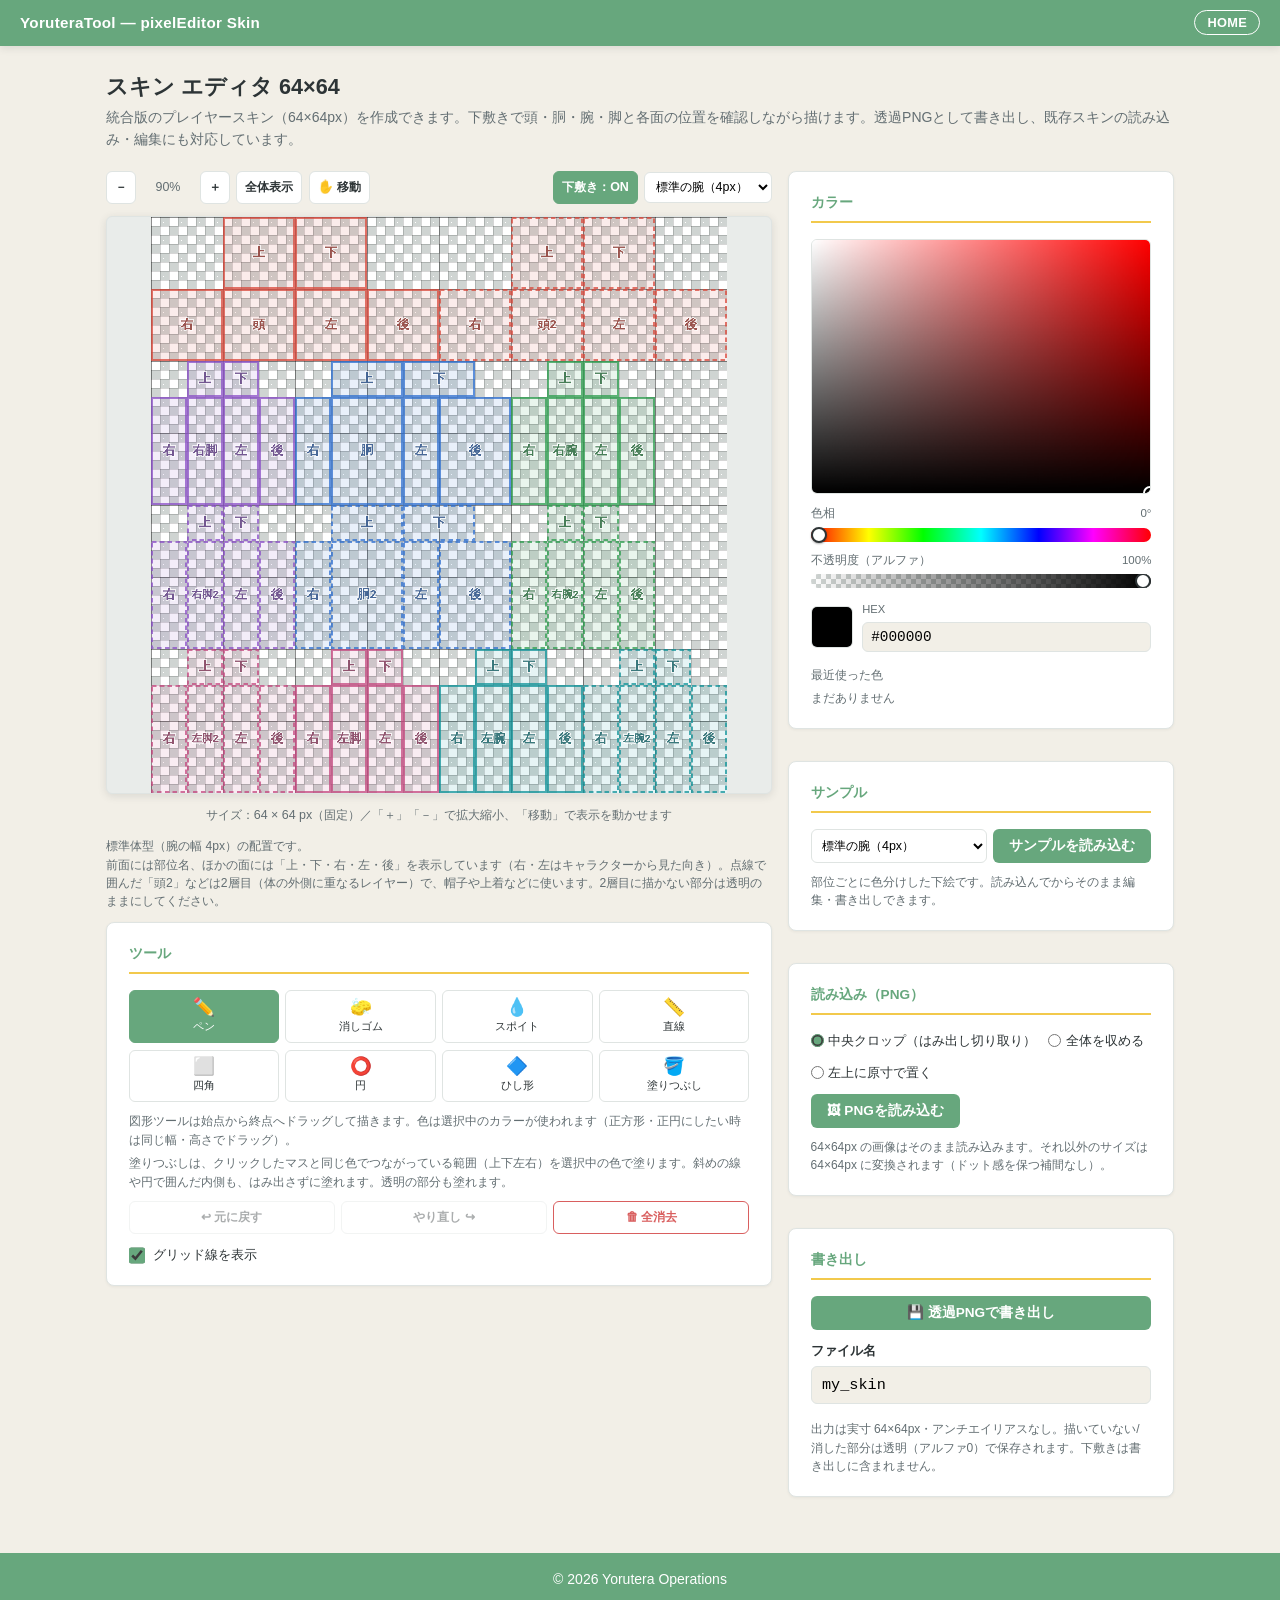
<file: toolPages/pixelEditorSkin.html>
<!DOCTYPE html>
<html lang="ja">
<head>
  <meta charset="UTF-8" />
  <meta name="viewport" content="width=device-width, initial-scale=1" />
  <title>ピクセルエディタ スキン — yoruteraTool</title>
  <link rel="stylesheet" href="../common.css">
  <link rel="stylesheet" href="pixelEditorCore.css">
  <link rel="icon" type="image/png" href="../images/favicon_circle_180.png">
  <link rel="apple-touch-icon" href="../images/favicon_circle_180.png">
</head>
<body>
  <div class="site-bar">
    <span>YoruteraTool — pixelEditor Skin</span>
    <a href="../index.html" class="home-button">HOME</a>
  </div>

  <div class="wrap pixel-wrap">
    <h1>スキン エディタ 64×64</h1>
    <p class="lead">統合版のプレイヤースキン（64×64px）を作成できます。下敷きで頭・胴・腕・脚と各面の位置を確認しながら描けます。透過PNGとして書き出し、既存スキンの読み込み・編集にも対応しています。</p>
    <div id="editorRoot"></div>
  </div>

  <footer>
    <p>© 2026 Yorutera Operations</p>
  </footer>

  <script src="pixelEditorCore.js"></script>
  <script>
    (function () {
      "use strict";
      const box = PixelEditorCore.boxRegions;

      // 下敷きの色（部位ごと）
      const G = {
        head: "#d9483b", body: "#2f6fd0", rArm: "#2e9e4f", lArm: "#11939a", rLeg: "#8a4fc7", lLeg: "#c4477f",
      };
      // サンプルの色（部位ごと。自作の配色）
      const S = {
        head: "#f0c090", body: "#4a86d4", rArm: "#5cb85c", lArm: "#2e9e8f", rLeg: "#8e6bbf", lLeg: "#c0607a",
      };

      // 統合版スキン 64×64 の配置（ボックスUV）
      //   1層目：頭(0,0) 胴(16,16) 右腕(40,16) 左腕(32,48) 右脚(0,16) 左脚(16,48)
      //   2層目：頭(32,0) 胴(16,32) 右腕(40,32) 左腕(48,48) 右脚(0,32) 左脚(0,48)
      // armW：腕の幅（標準＝4、細い腕＝3）
      function skinRegions(armW, C, withOverlay) {
        const list = [].concat(
          box(0, 0, 8, 8, 8, "頭", C.head),
          box(16, 16, 8, 12, 4, "胴", C.body),
          box(40, 16, armW, 12, 4, "右腕", C.rArm),
          box(32, 48, armW, 12, 4, "左腕", C.lArm),
          box(0, 16, 4, 12, 4, "右脚", C.rLeg),
          box(16, 48, 4, 12, 4, "左脚", C.lLeg)
        );
        if (!withOverlay) return list;
        const dashed = { dashed: true };
        return list.concat(
          box(32, 0, 8, 8, 8, "頭2", C.head, dashed),
          box(16, 32, 8, 12, 4, "胴2", C.body, dashed),
          box(40, 32, armW, 12, 4, "右腕2", C.rArm, dashed),
          box(48, 48, armW, 12, 4, "左腕2", C.lArm, dashed),
          box(0, 32, 4, 12, 4, "右脚2", C.rLeg, dashed),
          box(0, 48, 4, 12, 4, "左脚2", C.lLeg, dashed)
        );
      }

      // サンプルの顔（頭の前面 x8〜15, y8〜15 に目と口）
      const FACE_DOTS = [
        { x: 9, y: 12, color: "#ffffff" }, { x: 10, y: 12, color: "#3b5bdb" },
        { x: 13, y: 12, color: "#3b5bdb" }, { x: 14, y: 12, color: "#ffffff" },
        { x: 11, y: 14, color: "#b5524a" }, { x: 12, y: 14, color: "#b5524a" },
      ];

      PixelEditorCore.init({
        root: document.getElementById("editorRoot"),
        width: 64,
        height: 64,
        fileName: "my_skin",
        guides: [
          { label: "標準の腕（4px）", regions: skinRegions(4, G, true),
            note: "標準体型（腕の幅 4px）の配置です。" },
          { label: "細い腕（3px）", regions: skinRegions(3, G, true),
            note: "細い腕の体型（腕の幅 3px）の配置です。腕の右側の1列は使われません。" },
        ],
        guideNote: "前面には部位名、ほかの面には「上・下・右・左・後」を表示しています（右・左はキャラクターから見た向き）。点線で囲んだ「頭2」などは2層目（体の外側に重なるレイヤー）で、帽子や上着などに使います。2層目に描かない部分は透明のままにしてください。",
        samples: [
          { label: "標準の腕（4px）", guide: 0, regions: skinRegions(4, S, false), dots: FACE_DOTS },
          { label: "細い腕（3px）", guide: 1, regions: skinRegions(3, S, false), dots: FACE_DOTS },
        ],
      });
    })();
  </script>
</body>
</html>
</file>
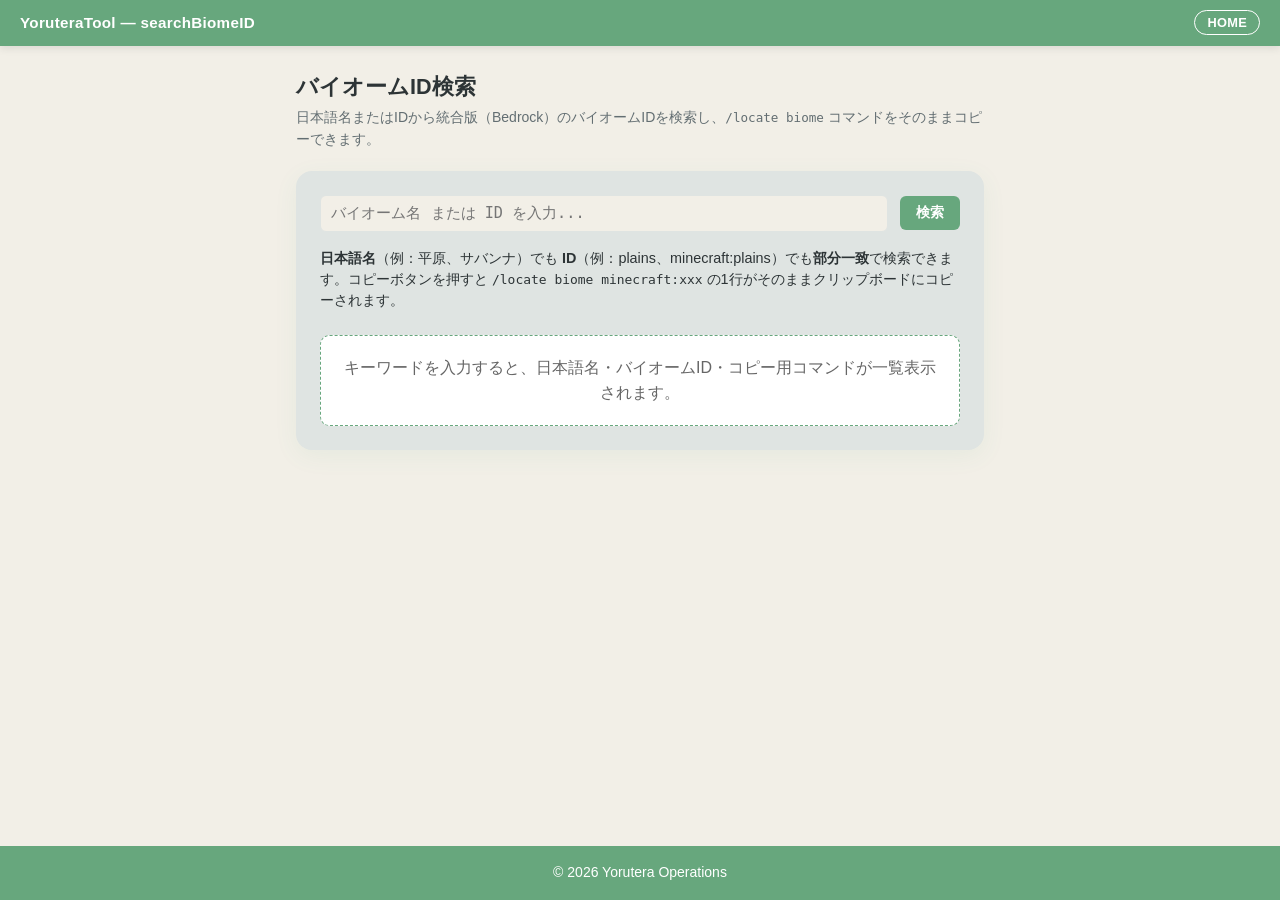
<file: toolPages/searchBiomeID.html>
<!DOCTYPE html>
<html lang="ja">
<head>
  <meta charset="UTF-8">
  <meta name="viewport" content="width=device-width, initial-scale=1">
  <title>searchBiomeID</title>
  <link rel="stylesheet" href="../common.css">
  <link rel="icon" type="image/png" href="../images/favicon_circle_180.png">
  <link rel="apple-touch-icon" href="../images/favicon_circle_180.png">
  <style>
    .search-panel {
      width: 100%;
      padding: 1.5rem;
      background: var(--color-sub);
      border-radius: 1rem;
      box-shadow: 0 6px 24px rgba(76, 167, 125, 0.07);
      display: flex;
      flex-direction: column;
      gap: 1.5rem;
    }
    .search-box {
      display: flex;
      flex-direction: row;
      gap: 0.75rem;
      align-items: center;
    }
    .search-box input[type="text"] {
      flex: 1;
      min-width: 0;
    }
    .search-panel .hint {
      margin: -0.5rem 0 0 0;
      font-size: 0.9rem;
      line-height: 1.45;
      color: var(--color-text);
    }
    /* バイオーム用：コマンド列は左寄せ・折り返し可 */
    .results-table td.col-cat {
      text-align: left;
      font-size: 0.82em;
      color: var(--color-text-muted);
      white-space: nowrap;
    }
    @media (max-width: 600px) {
      .search-panel {
        padding: 0.75rem 0.5rem;
        gap: 1rem;
      }
      .search-box .btn-primary {
        padding: 0.5rem 0.7rem;
        font-size: 0.97rem;
      }
    }
    @media (max-width: 440px) {
      .site-bar {
        font-size: 0.85rem;
        padding: 0.5rem 0.75rem;
      }
    }
  </style>
</head>
<body>
  <div class="site-bar">
    <span>YoruteraTool — searchBiomeID</span>
    <a href="../index.html" class="home-button">HOME</a>
  </div>
  <div class="wrap">
    <h1>バイオームID検索</h1>
    <p class="lead">日本語名またはIDから統合版（Bedrock）のバイオームIDを検索し、<code>/locate biome</code> コマンドをそのままコピーできます。</p>
    <div class="search-panel">
      <div class="search-box">
        <input id="searchInput" type="text" placeholder="バイオーム名 または ID を入力..." autocomplete="off" />
        <button id="searchBtn" type="button" class="btn-primary">検索</button>
      </div>
    <p class="hint"><strong>日本語名</strong>（例：平原、サバンナ）でも <strong>ID</strong>（例：plains、minecraft:plains）でも<strong>部分一致</strong>で検索できます。コピーボタンを押すと <code>/locate biome minecraft:xxx</code> の1行がそのままクリップボードにコピーされます。</p>
    <div id="results">
      <div class="idle-hint">キーワードを入力すると、日本語名・バイオームID・コピー用コマンドが一覧表示されます。</div>
    </div>
    </div>
  </div>
  <footer>
    <p>© 2026 Yorutera Operations</p>
  </footer>
  <script>
(function(){
var BIOMES=[
  {jp:"海洋",id:"minecraft:ocean",copy:"/locate biome minecraft:ocean",category:"海・水系"},
  {jp:"深海",id:"minecraft:deep_ocean",copy:"/locate biome minecraft:deep_ocean",category:"海・水系"},
  {jp:"暖かい海洋",id:"minecraft:warm_ocean",copy:"/locate biome minecraft:warm_ocean",category:"海・水系"},
  {jp:"ぬるい海洋",id:"minecraft:lukewarm_ocean",copy:"/locate biome minecraft:lukewarm_ocean",category:"海・水系"},
  {jp:"深いぬるい海洋",id:"minecraft:deep_lukewarm_ocean",copy:"/locate biome minecraft:deep_lukewarm_ocean",category:"海・水系"},
  {jp:"冷たい海洋",id:"minecraft:cold_ocean",copy:"/locate biome minecraft:cold_ocean",category:"海・水系"},
  {jp:"深い冷たい海洋",id:"minecraft:deep_cold_ocean",copy:"/locate biome minecraft:deep_cold_ocean",category:"海・水系"},
  {jp:"凍った海洋",id:"minecraft:frozen_ocean",copy:"/locate biome minecraft:frozen_ocean",category:"海・水系"},
  {jp:"深い凍った海洋",id:"minecraft:deep_frozen_ocean",copy:"/locate biome minecraft:deep_frozen_ocean",category:"海・水系"},
  {jp:"凍った海洋（旧式）",id:"minecraft:legacy_frozen_ocean",copy:"/locate biome minecraft:legacy_frozen_ocean",category:"海・水系"},
  {jp:"川",id:"minecraft:river",copy:"/locate biome minecraft:river",category:"海・水系"},
  {jp:"凍った川",id:"minecraft:frozen_river",copy:"/locate biome minecraft:frozen_river",category:"海・水系"},
  {jp:"平原",id:"minecraft:plains",copy:"/locate biome minecraft:plains",category:"平原・森林・タイガ"},
  {jp:"ヒマワリ平原",id:"minecraft:sunflower_plains",copy:"/locate biome minecraft:sunflower_plains",category:"平原・森林・タイガ"},
  {jp:"森林",id:"minecraft:forest",copy:"/locate biome minecraft:forest",category:"平原・森林・タイガ"},
  {jp:"森林の丘",id:"minecraft:forest_hills",copy:"/locate biome minecraft:forest_hills",category:"平原・森林・タイガ"},
  {jp:"花の森",id:"minecraft:flower_forest",copy:"/locate biome minecraft:flower_forest",category:"平原・森林・タイガ"},
  {jp:"シラカバの森",id:"minecraft:birch_forest",copy:"/locate biome minecraft:birch_forest",category:"平原・森林・タイガ"},
  {jp:"シラカバの森の丘",id:"minecraft:birch_forest_hills",copy:"/locate biome minecraft:birch_forest_hills",category:"平原・森林・タイガ"},
  {jp:"背の高いシラカバの森",id:"minecraft:birch_forest_mutated",copy:"/locate biome minecraft:birch_forest_mutated",category:"平原・森林・タイガ"},
  {jp:"背の高いシラカバの丘",id:"minecraft:birch_forest_hills_mutated",copy:"/locate biome minecraft:birch_forest_hills_mutated",category:"平原・森林・タイガ"},
  {jp:"暗い森",id:"minecraft:roofed_forest",copy:"/locate biome minecraft:roofed_forest",category:"平原・森林・タイガ"},
  {jp:"暗い森の丘",id:"minecraft:roofed_forest_mutated",copy:"/locate biome minecraft:roofed_forest_mutated",category:"平原・森林・タイガ"},
  {jp:"タイガ",id:"minecraft:taiga",copy:"/locate biome minecraft:taiga",category:"平原・森林・タイガ"},
  {jp:"タイガの丘",id:"minecraft:taiga_hills",copy:"/locate biome minecraft:taiga_hills",category:"平原・森林・タイガ"},
  {jp:"タイガ（変種）",id:"minecraft:taiga_mutated",copy:"/locate biome minecraft:taiga_mutated",category:"平原・森林・タイガ"},
  {jp:"雪のタイガ",id:"minecraft:cold_taiga",copy:"/locate biome minecraft:cold_taiga",category:"平原・森林・タイガ"},
  {jp:"雪のタイガの丘",id:"minecraft:cold_taiga_hills",copy:"/locate biome minecraft:cold_taiga_hills",category:"平原・森林・タイガ"},
  {jp:"雪のタイガ（変種）",id:"minecraft:cold_taiga_mutated",copy:"/locate biome minecraft:cold_taiga_mutated",category:"平原・森林・タイガ"},
  {jp:"巨大樹のタイガ",id:"minecraft:mega_taiga",copy:"/locate biome minecraft:mega_taiga",category:"平原・森林・タイガ"},
  {jp:"巨大樹のタイガの丘",id:"minecraft:mega_taiga_hills",copy:"/locate biome minecraft:mega_taiga_hills",category:"平原・森林・タイガ"},
  {jp:"巨大スプルースのタイガ",id:"minecraft:redwood_taiga_mutated",copy:"/locate biome minecraft:redwood_taiga_mutated",category:"平原・森林・タイガ"},
  {jp:"巨大スプルースのタイガの丘",id:"minecraft:redwood_taiga_hills_mutated",copy:"/locate biome minecraft:redwood_taiga_hills_mutated",category:"平原・森林・タイガ"},
  {jp:"桜の林",id:"minecraft:cherry_grove",copy:"/locate biome minecraft:cherry_grove",category:"平原・森林・タイガ"},
  {jp:"ペイルガーデン",id:"minecraft:pale_garden",copy:"/locate biome minecraft:pale_garden",category:"平原・森林・タイガ"},
  {jp:"山地",id:"minecraft:extreme_hills",copy:"/locate biome minecraft:extreme_hills",category:"山地"},
  {jp:"山地の端",id:"minecraft:extreme_hills_edge",copy:"/locate biome minecraft:extreme_hills_edge",category:"山地"},
  {jp:"森林のある山地",id:"minecraft:extreme_hills_plus_trees",copy:"/locate biome minecraft:extreme_hills_plus_trees",category:"山地"},
  {jp:"砂利の多い山地",id:"minecraft:extreme_hills_mutated",copy:"/locate biome minecraft:extreme_hills_mutated",category:"山地"},
  {jp:"森林のある砂利の多い山地",id:"minecraft:extreme_hills_plus_trees_mutated",copy:"/locate biome minecraft:extreme_hills_plus_trees_mutated",category:"山地"},
  {jp:"砂漠",id:"minecraft:desert",copy:"/locate biome minecraft:desert",category:"砂漠・サバンナ・メサ"},
  {jp:"砂漠の丘",id:"minecraft:desert_hills",copy:"/locate biome minecraft:desert_hills",category:"砂漠・サバンナ・メサ"},
  {jp:"砂漠（変種）",id:"minecraft:desert_mutated",copy:"/locate biome minecraft:desert_mutated",category:"砂漠・サバンナ・メサ"},
  {jp:"サバンナ",id:"minecraft:savanna",copy:"/locate biome minecraft:savanna",category:"砂漠・サバンナ・メサ"},
  {jp:"サバンナ高原",id:"minecraft:savanna_plateau",copy:"/locate biome minecraft:savanna_plateau",category:"砂漠・サバンナ・メサ"},
  {jp:"吹きさらしのサバンナ",id:"minecraft:savanna_mutated",copy:"/locate biome minecraft:savanna_mutated",category:"砂漠・サバンナ・メサ"},
  {jp:"吹きさらしのサバンナ高原",id:"minecraft:savanna_plateau_mutated",copy:"/locate biome minecraft:savanna_plateau_mutated",category:"砂漠・サバンナ・メサ"},
  {jp:"メサ",id:"minecraft:mesa",copy:"/locate biome minecraft:mesa",category:"砂漠・サバンナ・メサ"},
  {jp:"メサ高原",id:"minecraft:mesa_plateau",copy:"/locate biome minecraft:mesa_plateau",category:"砂漠・サバンナ・メサ"},
  {jp:"森林のあるメサ高原",id:"minecraft:mesa_plateau_stone",copy:"/locate biome minecraft:mesa_plateau_stone",category:"砂漠・サバンナ・メサ"},
  {jp:"削られたメサ",id:"minecraft:mesa_bryce",copy:"/locate biome minecraft:mesa_bryce",category:"砂漠・サバンナ・メサ"},
  {jp:"メサ高原（変種）",id:"minecraft:mesa_plateau_mutated",copy:"/locate biome minecraft:mesa_plateau_mutated",category:"砂漠・サバンナ・メサ"},
  {jp:"森林のあるメサ高原（変種）",id:"minecraft:mesa_plateau_stone_mutated",copy:"/locate biome minecraft:mesa_plateau_stone_mutated",category:"砂漠・サバンナ・メサ"},
  {jp:"ジャングル",id:"minecraft:jungle",copy:"/locate biome minecraft:jungle",category:"ジャングル"},
  {jp:"ジャングルの丘",id:"minecraft:jungle_hills",copy:"/locate biome minecraft:jungle_hills",category:"ジャングル"},
  {jp:"ジャングルの端",id:"minecraft:jungle_edge",copy:"/locate biome minecraft:jungle_edge",category:"ジャングル"},
  {jp:"ジャングル（変種）",id:"minecraft:jungle_mutated",copy:"/locate biome minecraft:jungle_mutated",category:"ジャングル"},
  {jp:"変異したジャングルの端",id:"minecraft:jungle_edge_mutated",copy:"/locate biome minecraft:jungle_edge_mutated",category:"ジャングル"},
  {jp:"竹林",id:"minecraft:bamboo_jungle",copy:"/locate biome minecraft:bamboo_jungle",category:"ジャングル"},
  {jp:"竹林の丘",id:"minecraft:bamboo_jungle_hills",copy:"/locate biome minecraft:bamboo_jungle_hills",category:"ジャングル"},
  {jp:"沼地",id:"minecraft:swampland",copy:"/locate biome minecraft:swampland",category:"沼地・キノコ"},
  {jp:"沼地（変種）",id:"minecraft:swampland_mutated",copy:"/locate biome minecraft:swampland_mutated",category:"沼地・キノコ"},
  {jp:"マングローブの沼地",id:"minecraft:mangrove_swamp",copy:"/locate biome minecraft:mangrove_swamp",category:"沼地・キノコ"},
  {jp:"キノコ島",id:"minecraft:mushroom_island",copy:"/locate biome minecraft:mushroom_island",category:"沼地・キノコ"},
  {jp:"キノコ島の海岸",id:"minecraft:mushroom_island_shore",copy:"/locate biome minecraft:mushroom_island_shore",category:"沼地・キノコ"},
  {jp:"雪原",id:"minecraft:ice_plains",copy:"/locate biome minecraft:ice_plains",category:"雪原・氷・海岸"},
  {jp:"雪の山",id:"minecraft:ice_mountains",copy:"/locate biome minecraft:ice_mountains",category:"雪原・氷・海岸"},
  {jp:"氷の刺のツンドラ",id:"minecraft:ice_plains_spikes",copy:"/locate biome minecraft:ice_plains_spikes",category:"雪原・氷・海岸"},
  {jp:"砂浜",id:"minecraft:beach",copy:"/locate biome minecraft:beach",category:"雪原・氷・海岸"},
  {jp:"石の海岸",id:"minecraft:stone_beach",copy:"/locate biome minecraft:stone_beach",category:"雪原・氷・海岸"},
  {jp:"雪の砂浜",id:"minecraft:cold_beach",copy:"/locate biome minecraft:cold_beach",category:"雪原・氷・海岸"},
  {jp:"尖った山頂",id:"minecraft:jagged_peaks",copy:"/locate biome minecraft:jagged_peaks",category:"山頂・高地"},
  {jp:"凍った山頂",id:"minecraft:frozen_peaks",copy:"/locate biome minecraft:frozen_peaks",category:"山頂・高地"},
  {jp:"雪の斜面",id:"minecraft:snowy_slopes",copy:"/locate biome minecraft:snowy_slopes",category:"山頂・高地"},
  {jp:"林",id:"minecraft:grove",copy:"/locate biome minecraft:grove",category:"山頂・高地"},
  {jp:"牧草地",id:"minecraft:meadow",copy:"/locate biome minecraft:meadow",category:"山頂・高地"},
  {jp:"石だらけの山頂",id:"minecraft:stony_peaks",copy:"/locate biome minecraft:stony_peaks",category:"山頂・高地"},
  {jp:"繁茂した洞窟",id:"minecraft:lush_caves",copy:"/locate biome minecraft:lush_caves",category:"洞窟"},
  {jp:"鍾乳洞",id:"minecraft:dripstone_caves",copy:"/locate biome minecraft:dripstone_caves",category:"洞窟"},
  {jp:"ディープダーク",id:"minecraft:deep_dark",copy:"/locate biome minecraft:deep_dark",category:"洞窟"},
  {jp:"硫黄の洞窟",id:"minecraft:sulfur_caves",copy:"/locate biome minecraft:sulfur_caves",category:"洞窟"},
  {jp:"ネザーの荒地",id:"minecraft:hell",copy:"/locate biome minecraft:hell",category:"ネザー"},
  {jp:"ソウルサンドの谷",id:"minecraft:soulsand_valley",copy:"/locate biome minecraft:soulsand_valley",category:"ネザー"},
  {jp:"真紅の森",id:"minecraft:crimson_forest",copy:"/locate biome minecraft:crimson_forest",category:"ネザー"},
  {jp:"ゆがんだ森",id:"minecraft:warped_forest",copy:"/locate biome minecraft:warped_forest",category:"ネザー"},
  {jp:"玄武岩の三角州",id:"minecraft:basalt_deltas",copy:"/locate biome minecraft:basalt_deltas",category:"ネザー"},
  {jp:"ジ・エンド",id:"minecraft:the_end",copy:"/locate biome minecraft:the_end",category:"エンド"}
];
var searchInput=document.getElementById('searchInput');
var searchBtn=document.getElementById('searchBtn');
var resultsDiv=document.getElementById('results');
function escapeHtml(s){
  return String(s).replace(/&/g,'&amp;').replace(/</g,'&lt;').replace(/>/g,'&gt;').replace(/"/g,'&quot;');
}
function normalizeForSearch(s){
  try{return String(s).normalize('NFKC').trim().toLowerCase();}catch(e){return String(s).trim().toLowerCase();}
}
function renderResults(items){
  if(items.length===0){
    resultsDiv.innerHTML='<div class="no-result">一致するバイオームが見つかりません</div>';
    return;
  }
  var html='<p class="count-bar">'+items.length+' 件</p>';
  html+='<table class="results-table"><thead><tr>';
  html+='<th>バイオーム名</th><th>バイオームID</th><th class="col-cat">カテゴリ</th>';
  html+='</tr></thead><tbody>';
  items.forEach(function(item){
    var safeName=escapeHtml(item.jp);
    var safeId=escapeHtml(item.id);
    var safeCat=escapeHtml(item.category);
    var encCopy=encodeURIComponent(item.copy);
    html+='<tr>';
    html+='<td class="col-name">'+safeName+'</td>';
    html+='<td class="col-id"><div class="id-row"><span>'+safeId+'</span>';
    html+='<button type="button" class="copy-btn" data-copy="'+encCopy+'">コピー</button></div></td>';
    html+='<td class="col-cat">'+safeCat+'</td>';
    html+='</tr>';
  });
  html+='</tbody></table>';
  resultsDiv.innerHTML=html;
  resultsDiv.querySelectorAll('.copy-btn').forEach(function(btn){
    btn.addEventListener('click',function(){
      var raw=btn.getAttribute('data-copy');
      if(!raw)return;
      var t=decodeURIComponent(raw);
      if(navigator.clipboard&&navigator.clipboard.writeText){
        navigator.clipboard.writeText(t).then(function(){
          var prev=btn.textContent;btn.textContent='済';
          setTimeout(function(){btn.textContent=prev;},900);
        }).catch(function(){fallbackCopy(t,btn);});
      }else{fallbackCopy(t,btn);}
    });
  });
}
function fallbackCopy(text,btn){
  var ta=document.createElement('textarea');
  ta.value=text;ta.style.position='fixed';ta.style.left='-9999px';
  document.body.appendChild(ta);ta.select();
  try{document.execCommand('copy');var prev=btn.textContent;btn.textContent='済';setTimeout(function(){btn.textContent=prev;},900);}catch(e){}
  document.body.removeChild(ta);
}
function search(){
  var keyword=normalizeForSearch(searchInput.value);
  if(keyword===''){
    resultsDiv.innerHTML='<div class="idle-hint">キーワードを入力すると、日本語名・バイオームID・コピー用コマンドが一覧表示されます。</div>';
    return;
  }
  // 日本語名・ID の両方で部分一致（IDは名前空間ありなしどちらでもヒットさせる）
  var results=BIOMES.filter(function(item){
    var nameHit=normalizeForSearch(item.jp).indexOf(keyword)!==-1;
    var idHit=normalizeForSearch(item.id).indexOf(keyword)!==-1;
    return nameHit||idHit;
  });
  renderResults(results);
}
searchBtn.addEventListener('click',search);
searchInput.addEventListener('input',search);
searchInput.addEventListener('keydown',function(e){if(e.key==='Enter')search();});
})();
  </script>
</body>
</html>
</file>
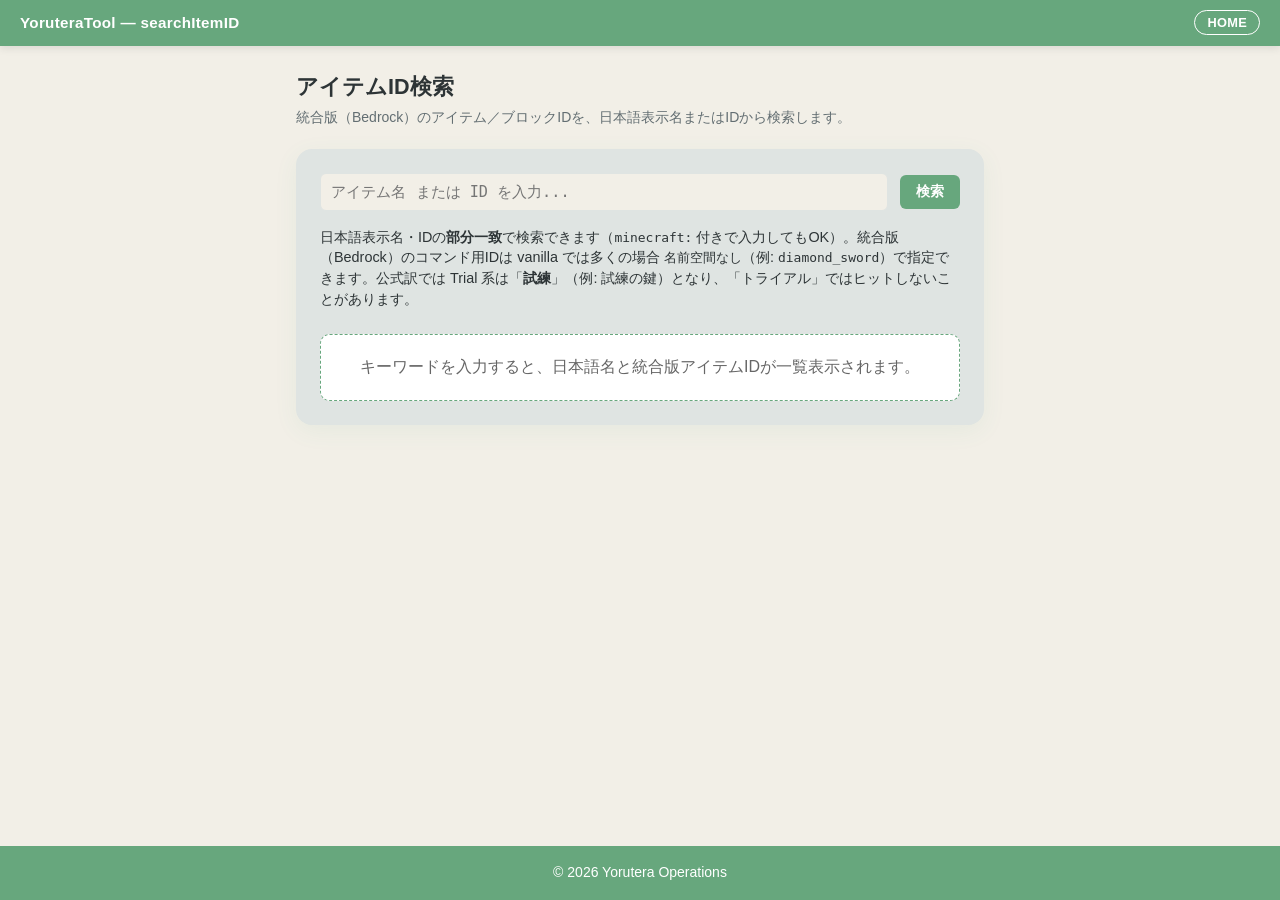
<file: toolPages/searchItemID.html>
<!DOCTYPE html>
<html lang="ja">
<head>
  <meta charset="UTF-8">
  <meta name="viewport" content="width=device-width, initial-scale=1">
  <title>searchItemID</title>
  <link rel="stylesheet" href="../common.css">
  <link rel="icon" type="image/png" href="../images/favicon_circle_180.png">
  <link rel="apple-touch-icon" href="../images/favicon_circle_180.png">
  <style>
    .search-panel {
      width: 100%;
      padding: 1.5rem;
      background: var(--color-sub);
      border-radius: 1rem;
      box-shadow: 0 6px 24px rgba(76, 167, 125, 0.07);
      display: flex;
      flex-direction: column;
      gap: 1.5rem;
    }
    .search-box {
      display: flex;
      flex-direction: row;
      gap: 0.75rem;
      align-items: center;
    }
    .search-box input[type="text"] {
      flex: 1;
      min-width: 0;
    }
    .search-panel .hint {
      margin: -0.5rem 0 0 0;
      font-size: 0.9rem;
      line-height: 1.45;
      color: var(--color-text);
    }
    @media (max-width: 600px) {
      .search-panel {
        padding: 0.75rem 0.5rem;
        gap: 1rem;
      }
      .search-box .btn-primary {
        padding: 0.5rem 0.7rem;
        font-size: 0.97rem;
      }
    }
    @media (max-width: 440px) {
      .site-bar {
        font-size: 0.85rem;
        padding: 0.5rem 0.75rem;
      }
    }
  </style>
</head>
<body>
  <div class="site-bar">
    <span>YoruteraTool — searchItemID</span>
    <a href="../index.html" class="home-button">HOME</a>
  </div>
  <div class="wrap">
    <h1>アイテムID検索</h1>
    <p class="lead">統合版（Bedrock）のアイテム／ブロックIDを、日本語表示名またはIDから検索します。</p>
    <div class="search-panel">
      <div class="search-box">
        <input id="searchInput" type="text" placeholder="アイテム名 または ID を入力..." autocomplete="off" />
        <button id="searchBtn" type="button" class="btn-primary">検索</button>
      </div>
    <p class="hint">日本語表示名・IDの<strong>部分一致</strong>で検索できます（<code>minecraft:</code> 付きで入力してもOK）。統合版（Bedrock）のコマンド用IDは vanilla では多くの場合 <code>名前空間なし</code>（例: <code>diamond_sword</code>）で指定できます。公式訳では Trial 系は「<strong>試練</strong>」（例: 試練の鍵）となり、「トライアル」ではヒットしないことがあります。</p>
    <div id="results">
      <div class="idle-hint">キーワードを入力すると、日本語名と統合版アイテムIDが一覧表示されます。</div>
    </div>
    </div>
  </div>
  <footer>
    <p>© 2026 Yorutera Operations</p>
  </footer>
  <script>
(function(){
var ITEMS=[{"id":"acacia_boat","name":"アカシアのボート"},{"id":"acacia_button","name":"アカシアのボタン"},{"id":"acacia_chest_boat","name":"チェスト付きのアカシアのボート"},{"id":"acacia_door","name":"アカシアのドア"},{"id":"acacia_fence","name":"アカシアのフェンス"},{"id":"acacia_fence_gate","name":"アカシアのフェンスゲート"},{"id":"acacia_hanging_sign","name":"アカシアの吊り看板"},{"id":"acacia_leaves","name":"アカシアの葉"},{"id":"acacia_log","name":"アカシアの原木"},{"id":"acacia_planks","name":"アカシアの板材"},{"id":"acacia_pressure_plate","name":"アカシアの感圧板"},{"id":"acacia_sapling","name":"アカシアの苗木"},{"id":"acacia_sign","name":"アカシアの看板"},{"id":"acacia_slab","name":"アカシアのハーフブロック"},{"id":"acacia_stairs","name":"アカシアの階段"},{"id":"acacia_trapdoor","name":"アカシアのトラップドア"},{"id":"acacia_wall_hanging_sign","name":"壁に付けられたアカシアの吊り看板"},{"id":"acacia_wall_sign","name":"壁に付けられたアカシアの看板"},{"id":"acacia_wood","name":"アカシアの木"},{"id":"activator_rail","name":"アクティベーターレール"},{"id":"air","name":"空気"},{"id":"allay_spawn_egg","name":"アレイのスポーンエッグ"},{"id":"allium","name":"アリウム"},{"id":"amethyst_block","name":"アメジストブロック"},{"id":"amethyst_cluster","name":"アメジストの塊"},{"id":"amethyst_shard","name":"アメジストの欠片"},{"id":"ancient_debris","name":"古代の残骸"},{"id":"andesite","name":"安山岩"},{"id":"andesite_slab","name":"安山岩のハーフブロック"},{"id":"andesite_stairs","name":"安山岩の階段"},{"id":"andesite_wall","name":"安山岩の塀"},{"id":"angler_pottery_shard","name":"釣り人の壺の欠片"},{"id":"angler_pottery_sherd","name":"釣り人の壺の欠片"},{"id":"anvil","name":"金床"},{"id":"apple","name":"リンゴ"},{"id":"archer_pottery_shard","name":"射手の壺の欠片"},{"id":"archer_pottery_sherd","name":"射手の壺の欠片"},{"id":"armadillo_scute","name":"アルマジロのウロコ"},{"id":"armadillo_spawn_egg","name":"アルマジロのスポーンエッグ"},{"id":"armor_stand","name":"防具立て"},{"id":"arms_up_pottery_shard","name":"両腕を上げた人の壺の欠片"},{"id":"arms_up_pottery_sherd","name":"両腕を上げた人の壺の欠片"},{"id":"arrow","name":"矢"},{"id":"attached_melon_stem","name":"実がなったスイカの茎"},{"id":"attached_pumpkin_stem","name":"実がなったカボチャの茎"},{"id":"axolotl_bucket","name":"ウーパールーパー入りバケツ"},{"id":"axolotl_spawn_egg","name":"ウーパールーパーのスポーンエッグ"},{"id":"azalea","name":"ツツジ"},{"id":"azalea_leaves","name":"ツツジの葉"},{"id":"azure_bluet","name":"ヒナソウ"},{"id":"baked_potato","name":"ベイクドポテト"},{"id":"bamboo","name":"竹"},{"id":"bamboo_block","name":"竹ブロック"},{"id":"bamboo_button","name":"竹のボタン"},{"id":"bamboo_chest_raft","name":"チェスト付きの竹のイカダ"},{"id":"bamboo_door","name":"竹のドア"},{"id":"bamboo_fence","name":"竹のフェンス"},{"id":"bamboo_fence_gate","name":"竹のフェンスゲート"},{"id":"bamboo_hanging_sign","name":"竹の吊り看板"},{"id":"bamboo_mosaic","name":"竹細工"},{"id":"bamboo_mosaic_slab","name":"竹細工のハーフブロック"},{"id":"bamboo_mosaic_stairs","name":"竹細工の階段"},{"id":"bamboo_planks","name":"竹の板材"},{"id":"bamboo_pressure_plate","name":"竹の感圧板"},{"id":"bamboo_raft","name":"竹のイカダ"},{"id":"bamboo_sapling","name":"タケノコ"},{"id":"bamboo_sign","name":"竹の看板"},{"id":"bamboo_slab","name":"竹のハーフブロック"},{"id":"bamboo_stairs","name":"竹の階段"},{"id":"bamboo_trapdoor","name":"竹のトラップドア"},{"id":"bamboo_wall_hanging_sign","name":"壁に付けられた竹の吊り看板"},{"id":"bamboo_wall_sign","name":"壁に付けられた竹の看板"},{"id":"banner.base.black","name":"黒色の下地"},{"id":"banner.base.blue","name":"青色の下地"},{"id":"banner.base.brown","name":"茶色の下地"},{"id":"banner.base.cyan","name":"青緑色の下地"},{"id":"banner.base.gray","name":"灰色の下地"},{"id":"banner.base.green","name":"緑色の下地"},{"id":"banner.base.light_blue","name":"空色の下地"},{"id":"banner.base.light_gray","name":"薄灰色の下地"},{"id":"banner.base.lime","name":"黄緑色の下地"},{"id":"banner.base.magenta","name":"赤紫色の下地"},{"id":"banner.base.orange","name":"橙色の下地"},{"id":"banner.base.pink","name":"桃色の下地"},{"id":"banner.base.purple","name":"紫色の下地"},{"id":"banner.base.red","name":"赤色の下地"},{"id":"banner.base.white","name":"白色の下地"},{"id":"banner.base.yellow","name":"黄色の下地"},{"id":"banner.border.black","name":"黒色の縁取り"},{"id":"banner.border.blue","name":"青色の縁取り"},{"id":"banner.border.brown","name":"茶色の縁取り"},{"id":"banner.border.cyan","name":"青緑色の縁取り"},{"id":"banner.border.gray","name":"灰色の縁取り"},{"id":"banner.border.green","name":"緑色の縁取り"},{"id":"banner.border.light_blue","name":"空色の縁取り"},{"id":"banner.border.light_gray","name":"薄灰色の縁取り"},{"id":"banner.border.lime","name":"黄緑色の縁取り"},{"id":"banner.border.magenta","name":"赤紫色の縁取り"},{"id":"banner.border.orange","name":"橙色の縁取り"},{"id":"banner.border.pink","name":"桃色の縁取り"},{"id":"banner.border.purple","name":"紫色の縁取り"},{"id":"banner.border.red","name":"赤色の縁取り"},{"id":"banner.border.white","name":"白色の縁取り"},{"id":"banner.border.yellow","name":"黄色の縁取り"},{"id":"banner.bricks.black","name":"黒色のレンガ模様"},{"id":"banner.bricks.blue","name":"青色のレンガ模様"},{"id":"banner.bricks.brown","name":"茶色のレンガ模様"},{"id":"banner.bricks.cyan","name":"青緑色のレンガ模様"},{"id":"banner.bricks.gray","name":"灰色のレンガ模様"},{"id":"banner.bricks.green","name":"緑色のレンガ模様"},{"id":"banner.bricks.light_blue","name":"空色のレンガ模様"},{"id":"banner.bricks.light_gray","name":"薄灰色のレンガ模様"},{"id":"banner.bricks.lime","name":"黄緑色のレンガ模様"},{"id":"banner.bricks.magenta","name":"赤紫色のレンガ模様"},{"id":"banner.bricks.orange","name":"橙色のレンガ模様"},{"id":"banner.bricks.pink","name":"桃色のレンガ模様"},{"id":"banner.bricks.purple","name":"紫色のレンガ模様"},{"id":"banner.bricks.red","name":"赤色のレンガ模様"},{"id":"banner.bricks.white","name":"白色のレンガ模様"},{"id":"banner.bricks.yellow","name":"黄色のレンガ模様"},{"id":"banner.circle.black","name":"黒色の円形"},{"id":"banner.circle.blue","name":"青色の円形"},{"id":"banner.circle.brown","name":"茶色の円形"},{"id":"banner.circle.cyan","name":"青緑色の円形"},{"id":"banner.circle.gray","name":"灰色の円形"},{"id":"banner.circle.green","name":"緑色の円形"},{"id":"banner.circle.light_blue","name":"空色の円形"},{"id":"banner.circle.light_gray","name":"薄灰色の円形"},{"id":"banner.circle.lime","name":"黄緑色の円形"},{"id":"banner.circle.magenta","name":"赤紫色の円形"},{"id":"banner.circle.orange","name":"橙色の円形"},{"id":"banner.circle.pink","name":"桃色の円形"},{"id":"banner.circle.purple","name":"紫色の円形"},{"id":"banner.circle.red","name":"赤色の円形"},{"id":"banner.circle.white","name":"白色の円形"},{"id":"banner.circle.yellow","name":"黄色の円形"},{"id":"banner.creeper.black","name":"黒色のクリーパー模様"},{"id":"banner.creeper.blue","name":"青色のクリーパー模様"},{"id":"banner.creeper.brown","name":"茶色のクリーパー模様"},{"id":"banner.creeper.cyan","name":"青緑色のクリーパー模様"},{"id":"banner.creeper.gray","name":"灰色のクリーパー模様"},{"id":"banner.creeper.green","name":"緑色のクリーパー模様"},{"id":"banner.creeper.light_blue","name":"空色のクリーパー模様"},{"id":"banner.creeper.light_gray","name":"薄灰色のクリーパー模様"},{"id":"banner.creeper.lime","name":"黄緑色のクリーパー模様"},{"id":"banner.creeper.magenta","name":"赤紫色のクリーパー模様"},{"id":"banner.creeper.orange","name":"橙色のクリーパー模様"},{"id":"banner.creeper.pink","name":"桃色のクリーパー模様"},{"id":"banner.creeper.purple","name":"紫色のクリーパー模様"},{"id":"banner.creeper.red","name":"赤色のクリーパー模様"},{"id":"banner.creeper.white","name":"白色のクリーパー模様"},{"id":"banner.creeper.yellow","name":"黄色のクリーパー模様"},{"id":"banner.cross.black","name":"黒色の斜め十字"},{"id":"banner.cross.blue","name":"青色の斜め十字"},{"id":"banner.cross.brown","name":"茶色の斜め十字"},{"id":"banner.cross.cyan","name":"青緑色の斜め十字"},{"id":"banner.cross.gray","name":"灰色の斜め十字"},{"id":"banner.cross.green","name":"緑色の斜め十字"},{"id":"banner.cross.light_blue","name":"空色の斜め十字"},{"id":"banner.cross.light_gray","name":"薄灰色の斜め十字"},{"id":"banner.cross.lime","name":"黄緑色の斜め十字"},{"id":"banner.cross.magenta","name":"赤紫色の斜め十字"},{"id":"banner.cross.orange","name":"橙色の斜め十字"},{"id":"banner.cross.pink","name":"桃色の斜め十字"},{"id":"banner.cross.purple","name":"紫色の斜め十字"},{"id":"banner.cross.red","name":"赤色の斜め十字"},{"id":"banner.cross.white","name":"白色の斜め十字"},{"id":"banner.cross.yellow","name":"黄色の斜め十字"},{"id":"banner.curly_border.black","name":"黒色の山形波の縁取り"},{"id":"banner.curly_border.blue","name":"青色の山形波の縁取り"},{"id":"banner.curly_border.brown","name":"茶色の山形波の縁取り"},{"id":"banner.curly_border.cyan","name":"青緑色の山形波の縁取り"},{"id":"banner.curly_border.gray","name":"灰色の山形波の縁取り"},{"id":"banner.curly_border.green","name":"緑色の山形波の縁取り"},{"id":"banner.curly_border.light_blue","name":"空色の山形波の縁取り"},{"id":"banner.curly_border.light_gray","name":"薄灰色の山形波の縁取り"},{"id":"banner.curly_border.lime","name":"黄緑色の山形波の縁取り"},{"id":"banner.curly_border.magenta","name":"赤紫色の山形波の縁取り"},{"id":"banner.curly_border.orange","name":"橙色の山形波の縁取り"},{"id":"banner.curly_border.pink","name":"桃色の山形波の縁取り"},{"id":"banner.curly_border.purple","name":"紫色の山形波の縁取り"},{"id":"banner.curly_border.red","name":"赤色の山形波の縁取り"},{"id":"banner.curly_border.white","name":"白色の山形波の縁取り"},{"id":"banner.curly_border.yellow","name":"黄色の山形波の縁取り"},{"id":"banner.diagonal_left.black","name":"左上半に黒色の斜め分割"},{"id":"banner.diagonal_left.blue","name":"左上半に青色の斜め分割"},{"id":"banner.diagonal_left.brown","name":"左上半に茶色の斜め分割"},{"id":"banner.diagonal_left.cyan","name":"左上半に青緑色の斜め分割"},{"id":"banner.diagonal_left.gray","name":"左上半に灰色の斜め分割"},{"id":"banner.diagonal_left.green","name":"左上半に緑色の斜め分割"},{"id":"banner.diagonal_left.light_blue","name":"左上半に空色の斜め分割"},{"id":"banner.diagonal_left.light_gray","name":"左上半に薄灰色の斜め分割"},{"id":"banner.diagonal_left.lime","name":"左上半に黄緑色の斜め分割"},{"id":"banner.diagonal_left.magenta","name":"左上半に赤紫色の斜め分割"},{"id":"banner.diagonal_left.orange","name":"左上半に橙色の斜め分割"},{"id":"banner.diagonal_left.pink","name":"左上半に桃色の斜め分割"},{"id":"banner.diagonal_left.purple","name":"左上半に紫色の斜め分割"},{"id":"banner.diagonal_left.red","name":"左上半に赤色の斜め分割"},{"id":"banner.diagonal_left.white","name":"左上半に白色の斜め分割"},{"id":"banner.diagonal_left.yellow","name":"左上半に黄色の斜め分割"},{"id":"banner.diagonal_right.black","name":"右上半に黒色の斜め分割"},{"id":"banner.diagonal_right.blue","name":"右上半に青色の斜め分割"},{"id":"banner.diagonal_right.brown","name":"右上半に茶色の斜め分割"},{"id":"banner.diagonal_right.cyan","name":"右上半に青緑色の斜め分割"},{"id":"banner.diagonal_right.gray","name":"右上半に灰色の斜め分割"},{"id":"banner.diagonal_right.green","name":"右上半に緑色の斜め分割"},{"id":"banner.diagonal_right.light_blue","name":"右上半に空色の斜め分割"},{"id":"banner.diagonal_right.light_gray","name":"右上半に薄灰色の斜め分割"},{"id":"banner.diagonal_right.lime","name":"右上半に黄緑色の斜め分割"},{"id":"banner.diagonal_right.magenta","name":"右上半に赤紫色の斜め分割"},{"id":"banner.diagonal_right.orange","name":"右上半に橙色の斜め分割"},{"id":"banner.diagonal_right.pink","name":"右上半に桃色の斜め分割"},{"id":"banner.diagonal_right.purple","name":"右上半に紫色の斜め分割"},{"id":"banner.diagonal_right.red","name":"右上半に赤色の斜め分割"},{"id":"banner.diagonal_right.white","name":"右上半に白色の斜め分割"},{"id":"banner.diagonal_right.yellow","name":"右上半に黄色の斜め分割"},{"id":"banner.diagonal_up_left.black","name":"左下半に黒色の斜め分割"},{"id":"banner.diagonal_up_left.blue","name":"左下半に青色の斜め分割"},{"id":"banner.diagonal_up_left.brown","name":"左下半に茶色の斜め分割"},{"id":"banner.diagonal_up_left.cyan","name":"左下半に青緑色の斜め分割"},{"id":"banner.diagonal_up_left.gray","name":"左下半に灰色の斜め分割"},{"id":"banner.diagonal_up_left.green","name":"左下半に緑色の斜め分割"},{"id":"banner.diagonal_up_left.light_blue","name":"左下半に空色の斜め分割"},{"id":"banner.diagonal_up_left.light_gray","name":"左下半に薄灰色の斜め分割"},{"id":"banner.diagonal_up_left.lime","name":"左下半に黄緑色の斜め分割"},{"id":"banner.diagonal_up_left.magenta","name":"左下半に赤紫色の斜め分割"},{"id":"banner.diagonal_up_left.orange","name":"左下半に橙色の斜め分割"},{"id":"banner.diagonal_up_left.pink","name":"左下半に桃色の斜め分割"},{"id":"banner.diagonal_up_left.purple","name":"左下半に紫色の斜め分割"},{"id":"banner.diagonal_up_left.red","name":"左下半に赤色の斜め分割"},{"id":"banner.diagonal_up_left.white","name":"左下半に白色の斜め分割"},{"id":"banner.diagonal_up_left.yellow","name":"左下半に黄色の斜め分割"},{"id":"banner.diagonal_up_right.black","name":"右下半に黒色の斜め分割"},{"id":"banner.diagonal_up_right.blue","name":"右下半に青色の斜め分割"},{"id":"banner.diagonal_up_right.brown","name":"右下半に茶色の斜め分割"},{"id":"banner.diagonal_up_right.cyan","name":"右下半に青緑色の斜め分割"},{"id":"banner.diagonal_up_right.gray","name":"右下半に灰色の斜め分割"},{"id":"banner.diagonal_up_right.green","name":"右下半に緑色の斜め分割"},{"id":"banner.diagonal_up_right.light_blue","name":"右下半に空色の斜め分割"},{"id":"banner.diagonal_up_right.light_gray","name":"右下半に薄灰色の斜め分割"},{"id":"banner.diagonal_up_right.lime","name":"右下半に黄緑色の斜め分割"},{"id":"banner.diagonal_up_right.magenta","name":"右下半に赤紫色の斜め分割"},{"id":"banner.diagonal_up_right.orange","name":"右下半に橙色の斜め分割"},{"id":"banner.diagonal_up_right.pink","name":"右下半に桃色の斜め分割"},{"id":"banner.diagonal_up_right.purple","name":"右下半に紫色の斜め分割"},{"id":"banner.diagonal_up_right.red","name":"右下半に赤色の斜め分割"},{"id":"banner.diagonal_up_right.white","name":"右下半に白色の斜め分割"},{"id":"banner.diagonal_up_right.yellow","name":"右下半に黄色の斜め分割"},{"id":"banner.flow.black","name":"黒色の渦巻き模様"},{"id":"banner.flow.blue","name":"青色の渦巻き模様"},{"id":"banner.flow.brown","name":"茶色の渦巻き模様"},{"id":"banner.flow.cyan","name":"青緑色の渦巻き模様"},{"id":"banner.flow.gray","name":"灰色の渦巻き模様"},{"id":"banner.flow.green","name":"緑色の渦巻き模様"},{"id":"banner.flow.light_blue","name":"空色の渦巻き模様"},{"id":"banner.flow.light_gray","name":"薄灰色の渦巻き模様"},{"id":"banner.flow.lime","name":"黄緑色の渦巻き模様"},{"id":"banner.flow.magenta","name":"赤紫色の渦巻き模様"},{"id":"banner.flow.orange","name":"橙色の渦巻き模様"},{"id":"banner.flow.pink","name":"桃色の渦巻き模様"},{"id":"banner.flow.purple","name":"紫色の渦巻き模様"},{"id":"banner.flow.red","name":"赤色の渦巻き模様"},{"id":"banner.flow.white","name":"白色の渦巻き模様"},{"id":"banner.flow.yellow","name":"黄色の渦巻き模様"},{"id":"banner.flower.black","name":"黒色の花模様"},{"id":"banner.flower.blue","name":"青色の花模様"},{"id":"banner.flower.brown","name":"茶色の花模様"},{"id":"banner.flower.cyan","name":"青緑色の花模様"},{"id":"banner.flower.gray","name":"灰色の花模様"},{"id":"banner.flower.green","name":"緑色の花模様"},{"id":"banner.flower.light_blue","name":"空色の花模様"},{"id":"banner.flower.light_gray","name":"薄灰色の花模様"},{"id":"banner.flower.lime","name":"黄緑色の花模様"},{"id":"banner.flower.magenta","name":"赤紫色の花模様"},{"id":"banner.flower.orange","name":"橙色の花模様"},{"id":"banner.flower.pink","name":"桃色の花模様"},{"id":"banner.flower.purple","name":"紫色の花模様"},{"id":"banner.flower.red","name":"赤色の花模様"},{"id":"banner.flower.white","name":"白色の花模様"},{"id":"banner.flower.yellow","name":"黄色の花模様"},{"id":"banner.globe.black","name":"黒色の地球の模様"},{"id":"banner.globe.blue","name":"青色の地球の模様"},{"id":"banner.globe.brown","name":"茶色の地球の模様"},{"id":"banner.globe.cyan","name":"青緑色の地球の模様"},{"id":"banner.globe.gray","name":"灰色の地球の模様"},{"id":"banner.globe.green","name":"緑色の地球の模様"},{"id":"banner.globe.light_blue","name":"空色の地球の模様"},{"id":"banner.globe.light_gray","name":"薄灰色の地球の模様"},{"id":"banner.globe.lime","name":"黄緑色の地球の模様"},{"id":"banner.globe.magenta","name":"赤紫色の地球の模様"},{"id":"banner.globe.orange","name":"橙色の地球の模様"},{"id":"banner.globe.pink","name":"桃色の地球の模様"},{"id":"banner.globe.purple","name":"紫色の地球の模様"},{"id":"banner.globe.red","name":"赤色の地球の模様"},{"id":"banner.globe.white","name":"白色の地球の模様"},{"id":"banner.globe.yellow","name":"黄色の地球の模様"},{"id":"banner.gradient_up.black","name":"下に黒色のグラデーション"},{"id":"banner.gradient_up.blue","name":"下に青色のグラデーション"},{"id":"banner.gradient_up.brown","name":"下に茶色のグラデーション"},{"id":"banner.gradient_up.cyan","name":"下に青緑色のグラデーション"},{"id":"banner.gradient_up.gray","name":"下に灰色のグラデーション"},{"id":"banner.gradient_up.green","name":"下に緑色のグラデーション"},{"id":"banner.gradient_up.light_blue","name":"下に空色のグラデーション"},{"id":"banner.gradient_up.light_gray","name":"下に薄灰色のグラデーション"},{"id":"banner.gradient_up.lime","name":"下に黄緑色のグラデーション"},{"id":"banner.gradient_up.magenta","name":"下に赤紫色のグラデーション"},{"id":"banner.gradient_up.orange","name":"下に橙色のグラデーション"},{"id":"banner.gradient_up.pink","name":"下に桃色のグラデーション"},{"id":"banner.gradient_up.purple","name":"下に紫色のグラデーション"},{"id":"banner.gradient_up.red","name":"下に赤色のグラデーション"},{"id":"banner.gradient_up.white","name":"下に白色のグラデーション"},{"id":"banner.gradient_up.yellow","name":"下に黄色のグラデーション"},{"id":"banner.gradient.black","name":"上に黒色のグラデーション"},{"id":"banner.gradient.blue","name":"上に青色のグラデーション"},{"id":"banner.gradient.brown","name":"上に茶色のグラデーション"},{"id":"banner.gradient.cyan","name":"上に青緑色のグラデーション"},{"id":"banner.gradient.gray","name":"上に灰色のグラデーション"},{"id":"banner.gradient.green","name":"上に緑色のグラデーション"},{"id":"banner.gradient.light_blue","name":"上に空色のグラデーション"},{"id":"banner.gradient.light_gray","name":"上に薄灰色のグラデーション"},{"id":"banner.gradient.lime","name":"上に黄緑色のグラデーション"},{"id":"banner.gradient.magenta","name":"上に赤紫色のグラデーション"},{"id":"banner.gradient.orange","name":"上に橙色のグラデーション"},{"id":"banner.gradient.pink","name":"上に桃色のグラデーション"},{"id":"banner.gradient.purple","name":"上に紫色のグラデーション"},{"id":"banner.gradient.red","name":"上に赤色のグラデーション"},{"id":"banner.gradient.white","name":"上に白色のグラデーション"},{"id":"banner.gradient.yellow","name":"上に黄色のグラデーション"},{"id":"banner.guster.black","name":"黒色の風巻く者の模様"},{"id":"banner.guster.blue","name":"青色の風巻く者の模様"},{"id":"banner.guster.brown","name":"茶色の風巻く者の模様"},{"id":"banner.guster.cyan","name":"青緑色の風巻く者の模様"},{"id":"banner.guster.gray","name":"灰色の風巻く者の模様"},{"id":"banner.guster.green","name":"緑色の風巻く者の模様"},{"id":"banner.guster.light_blue","name":"空色の風巻く者の模様"},{"id":"banner.guster.light_gray","name":"薄灰色の風巻く者の模様"},{"id":"banner.guster.lime","name":"黄緑色の風巻く者の模様"},{"id":"banner.guster.magenta","name":"赤紫色の風巻く者の模様"},{"id":"banner.guster.orange","name":"橙色の風巻く者の模様"},{"id":"banner.guster.pink","name":"桃色の風巻く者の模様"},{"id":"banner.guster.purple","name":"紫色の風巻く者の模様"},{"id":"banner.guster.red","name":"赤色の風巻く者の模様"},{"id":"banner.guster.white","name":"白色の風巻く者の模様"},{"id":"banner.guster.yellow","name":"黄色の風巻く者の模様"},{"id":"banner.half_horizontal_bottom.black","name":"下半に黒色の横分割"},{"id":"banner.half_horizontal_bottom.blue","name":"下半に青色の横分割"},{"id":"banner.half_horizontal_bottom.brown","name":"下半に茶色の横分割"},{"id":"banner.half_horizontal_bottom.cyan","name":"下半に青緑色の横分割"},{"id":"banner.half_horizontal_bottom.gray","name":"下半に灰色の横分割"},{"id":"banner.half_horizontal_bottom.green","name":"下半に緑色の横分割"},{"id":"banner.half_horizontal_bottom.light_blue","name":"下半に空色の横分割"},{"id":"banner.half_horizontal_bottom.light_gray","name":"下半に薄灰色の横分割"},{"id":"banner.half_horizontal_bottom.lime","name":"下半に黄緑色の横分割"},{"id":"banner.half_horizontal_bottom.magenta","name":"下半に赤紫色の横分割"},{"id":"banner.half_horizontal_bottom.orange","name":"下半に橙色の横分割"},{"id":"banner.half_horizontal_bottom.pink","name":"下半に桃色の横分割"},{"id":"banner.half_horizontal_bottom.purple","name":"下半に紫色の横分割"},{"id":"banner.half_horizontal_bottom.red","name":"下半に赤色の横分割"},{"id":"banner.half_horizontal_bottom.white","name":"下半に白色の横分割"},{"id":"banner.half_horizontal_bottom.yellow","name":"下半に黄色の横分割"},{"id":"banner.half_horizontal.black","name":"上半に黒色の横分割"},{"id":"banner.half_horizontal.blue","name":"上半に青色の横分割"},{"id":"banner.half_horizontal.brown","name":"上半に茶色の横分割"},{"id":"banner.half_horizontal.cyan","name":"上半に青緑色の横分割"},{"id":"banner.half_horizontal.gray","name":"上半に灰色の横分割"},{"id":"banner.half_horizontal.green","name":"上半に緑色の横分割"},{"id":"banner.half_horizontal.light_blue","name":"上半に空色の横分割"},{"id":"banner.half_horizontal.light_gray","name":"上半に薄灰色の横分割"},{"id":"banner.half_horizontal.lime","name":"上半に黄緑色の横分割"},{"id":"banner.half_horizontal.magenta","name":"上半に赤紫色の横分割"},{"id":"banner.half_horizontal.orange","name":"上半に橙色の横分割"},{"id":"banner.half_horizontal.pink","name":"上半に桃色の横分割"},{"id":"banner.half_horizontal.purple","name":"上半に紫色の横分割"},{"id":"banner.half_horizontal.red","name":"上半に赤色の横分割"},{"id":"banner.half_horizontal.white","name":"上半に白色の横分割"},{"id":"banner.half_horizontal.yellow","name":"上半に黄色の横分割"},{"id":"banner.half_vertical_right.black","name":"右半に黒色の縦分割"},{"id":"banner.half_vertical_right.blue","name":"右半に青色の縦分割"},{"id":"banner.half_vertical_right.brown","name":"右半に茶色の縦分割"},{"id":"banner.half_vertical_right.cyan","name":"右半に青緑色の縦分割"},{"id":"banner.half_vertical_right.gray","name":"右半に灰色の縦分割"},{"id":"banner.half_vertical_right.green","name":"右半に緑色の縦分割"},{"id":"banner.half_vertical_right.light_blue","name":"右半に空色の縦分割"},{"id":"banner.half_vertical_right.light_gray","name":"右半に薄灰色の縦分割"},{"id":"banner.half_vertical_right.lime","name":"右半に黄緑色の縦分割"},{"id":"banner.half_vertical_right.magenta","name":"右半に赤紫色の縦分割"},{"id":"banner.half_vertical_right.orange","name":"右半に橙色の縦分割"},{"id":"banner.half_vertical_right.pink","name":"右半に桃色の縦分割"},{"id":"banner.half_vertical_right.purple","name":"右半に紫色の縦分割"},{"id":"banner.half_vertical_right.red","name":"右半に赤色の縦分割"},{"id":"banner.half_vertical_right.white","name":"右半に白色の縦分割"},{"id":"banner.half_vertical_right.yellow","name":"右半に黄色の縦分割"},{"id":"banner.half_vertical.black","name":"左半に黒色の縦分割"},{"id":"banner.half_vertical.blue","name":"左半に青色の縦分割"},{"id":"banner.half_vertical.brown","name":"左半に茶色の縦分割"},{"id":"banner.half_vertical.cyan","name":"左半に青緑色の縦分割"},{"id":"banner.half_vertical.gray","name":"左半に灰色の縦分割"},{"id":"banner.half_vertical.green","name":"左半に緑色の縦分割"},{"id":"banner.half_vertical.light_blue","name":"左半に空色の縦分割"},{"id":"banner.half_vertical.light_gray","name":"左半に薄灰色の縦分割"},{"id":"banner.half_vertical.lime","name":"左半に黄緑色の縦分割"},{"id":"banner.half_vertical.magenta","name":"左半に赤紫色の縦分割"},{"id":"banner.half_vertical.orange","name":"左半に橙色の縦分割"},{"id":"banner.half_vertical.pink","name":"左半に桃色の縦分割"},{"id":"banner.half_vertical.purple","name":"左半に紫色の縦分割"},{"id":"banner.half_vertical.red","name":"左半に赤色の縦分割"},{"id":"banner.half_vertical.white","name":"左半に白色の縦分割"},{"id":"banner.half_vertical.yellow","name":"左半に黄色の縦分割"},{"id":"banner.mojang.black","name":"黒色の何かの模様"},{"id":"banner.mojang.blue","name":"青色の何かの模様"},{"id":"banner.mojang.brown","name":"茶色の何かの模様"},{"id":"banner.mojang.cyan","name":"青緑色の何かの模様"},{"id":"banner.mojang.gray","name":"灰色の何かの模様"},{"id":"banner.mojang.green","name":"緑色の何かの模様"},{"id":"banner.mojang.light_blue","name":"空色の何かの模様"},{"id":"banner.mojang.light_gray","name":"薄灰色の何かの模様"},{"id":"banner.mojang.lime","name":"黄緑色の何かの模様"},{"id":"banner.mojang.magenta","name":"赤紫色の何かの模様"},{"id":"banner.mojang.orange","name":"橙色の何かの模様"},{"id":"banner.mojang.pink","name":"桃色の何かの模様"},{"id":"banner.mojang.purple","name":"紫色の何かの模様"},{"id":"banner.mojang.red","name":"赤色の何かの模様"},{"id":"banner.mojang.white","name":"白色の何かの模様"},{"id":"banner.mojang.yellow","name":"黄色の何かの模様"},{"id":"banner.piglin.black","name":"黒色のブタの鼻の模様"},{"id":"banner.piglin.blue","name":"青色のブタの鼻の模様"},{"id":"banner.piglin.brown","name":"茶色のブタの鼻の模様"},{"id":"banner.piglin.cyan","name":"青緑色のブタの鼻の模様"},{"id":"banner.piglin.gray","name":"灰色のブタの鼻の模様"},{"id":"banner.piglin.green","name":"緑色のブタの鼻の模様"},{"id":"banner.piglin.light_blue","name":"空色のブタの鼻の模様"},{"id":"banner.piglin.light_gray","name":"薄灰色のブタの鼻の模様"},{"id":"banner.piglin.lime","name":"黄緑色のブタの鼻の模様"},{"id":"banner.piglin.magenta","name":"赤紫色のブタの鼻の模様"},{"id":"banner.piglin.orange","name":"橙色のブタの鼻の模様"},{"id":"banner.piglin.pink","name":"桃色のブタの鼻の模様"},{"id":"banner.piglin.purple","name":"紫色のブタの鼻の模様"},{"id":"banner.piglin.red","name":"赤色のブタの鼻の模様"},{"id":"banner.piglin.white","name":"白色のブタの鼻の模様"},{"id":"banner.piglin.yellow","name":"黄色のブタの鼻の模様"},{"id":"banner.rhombus.black","name":"黒色の菱形"},{"id":"banner.rhombus.blue","name":"青色の菱形"},{"id":"banner.rhombus.brown","name":"茶色の菱形"},{"id":"banner.rhombus.cyan","name":"青緑色の菱形"},{"id":"banner.rhombus.gray","name":"灰色の菱形"},{"id":"banner.rhombus.green","name":"緑色の菱形"},{"id":"banner.rhombus.light_blue","name":"空色の菱形"},{"id":"banner.rhombus.light_gray","name":"薄灰色の菱形"},{"id":"banner.rhombus.lime","name":"黄緑色の菱形"},{"id":"banner.rhombus.magenta","name":"赤紫色の菱形"},{"id":"banner.rhombus.orange","name":"橙色の菱形"},{"id":"banner.rhombus.pink","name":"桃色の菱形"},{"id":"banner.rhombus.purple","name":"紫色の菱形"},{"id":"banner.rhombus.red","name":"赤色の菱形"},{"id":"banner.rhombus.white","name":"白色の菱形"},{"id":"banner.rhombus.yellow","name":"黄色の菱形"},{"id":"banner.skull.black","name":"黒色の骸骨模様"},{"id":"banner.skull.blue","name":"青色の骸骨模様"},{"id":"banner.skull.brown","name":"茶色の骸骨模様"},{"id":"banner.skull.cyan","name":"青緑色の骸骨模様"},{"id":"banner.skull.gray","name":"灰色の骸骨模様"},{"id":"banner.skull.green","name":"緑色の骸骨模様"},{"id":"banner.skull.light_blue","name":"空色の骸骨模様"},{"id":"banner.skull.light_gray","name":"薄灰色の骸骨模様"},{"id":"banner.skull.lime","name":"黄緑色の骸骨模様"},{"id":"banner.skull.magenta","name":"赤紫色の骸骨模様"},{"id":"banner.skull.orange","name":"橙色の骸骨模様"},{"id":"banner.skull.pink","name":"桃色の骸骨模様"},{"id":"banner.skull.purple","name":"紫色の骸骨模様"},{"id":"banner.skull.red","name":"赤色の骸骨模様"},{"id":"banner.skull.white","name":"白色の骸骨模様"},{"id":"banner.skull.yellow","name":"黄色の骸骨模様"},{"id":"banner.small_stripes.black","name":"黒色の縦縞"},{"id":"banner.small_stripes.blue","name":"青色の縦縞"},{"id":"banner.small_stripes.brown","name":"茶色の縦縞"},{"id":"banner.small_stripes.cyan","name":"青緑色の縦縞"},{"id":"banner.small_stripes.gray","name":"灰色の縦縞"},{"id":"banner.small_stripes.green","name":"緑色の縦縞"},{"id":"banner.small_stripes.light_blue","name":"空色の縦縞"},{"id":"banner.small_stripes.light_gray","name":"薄灰色の縦縞"},{"id":"banner.small_stripes.lime","name":"黄緑色の縦縞"},{"id":"banner.small_stripes.magenta","name":"赤紫色の縦縞"},{"id":"banner.small_stripes.orange","name":"橙色の縦縞"},{"id":"banner.small_stripes.pink","name":"桃色の縦縞"},{"id":"banner.small_stripes.purple","name":"紫色の縦縞"},{"id":"banner.small_stripes.red","name":"赤色の縦縞"},{"id":"banner.small_stripes.white","name":"白色の縦縞"},{"id":"banner.small_stripes.yellow","name":"黄色の縦縞"},{"id":"banner.square_bottom_left.black","name":"左下隅に黒色の方形"},{"id":"banner.square_bottom_left.blue","name":"左下隅に青色の方形"},{"id":"banner.square_bottom_left.brown","name":"左下隅に茶色の方形"},{"id":"banner.square_bottom_left.cyan","name":"左下隅に青緑色の方形"},{"id":"banner.square_bottom_left.gray","name":"左下隅に灰色の方形"},{"id":"banner.square_bottom_left.green","name":"左下隅に緑色の方形"},{"id":"banner.square_bottom_left.light_blue","name":"左下隅に空色の方形"},{"id":"banner.square_bottom_left.light_gray","name":"左下隅に薄灰色の方形"},{"id":"banner.square_bottom_left.lime","name":"左下隅に黄緑色の方形"},{"id":"banner.square_bottom_left.magenta","name":"左下隅に赤紫色の方形"},{"id":"banner.square_bottom_left.orange","name":"左下隅に橙色の方形"},{"id":"banner.square_bottom_left.pink","name":"左下隅に桃色の方形"},{"id":"banner.square_bottom_left.purple","name":"左下隅に紫色の方形"},{"id":"banner.square_bottom_left.red","name":"左下隅に赤色の方形"},{"id":"banner.square_bottom_left.white","name":"左下隅に白色の方形"},{"id":"banner.square_bottom_left.yellow","name":"左下隅に黄色の方形"},{"id":"banner.square_bottom_right.black","name":"右下隅に黒色の方形"},{"id":"banner.square_bottom_right.blue","name":"右下隅に青色の方形"},{"id":"banner.square_bottom_right.brown","name":"右下隅に茶色の方形"},{"id":"banner.square_bottom_right.cyan","name":"右下隅に青緑色の方形"},{"id":"banner.square_bottom_right.gray","name":"右下隅に灰色の方形"},{"id":"banner.square_bottom_right.green","name":"右下隅に緑色の方形"},{"id":"banner.square_bottom_right.light_blue","name":"右下隅に空色の方形"},{"id":"banner.square_bottom_right.light_gray","name":"右下隅に薄灰色の方形"},{"id":"banner.square_bottom_right.lime","name":"右下隅に黄緑色の方形"},{"id":"banner.square_bottom_right.magenta","name":"右下隅に赤紫色の方形"},{"id":"banner.square_bottom_right.orange","name":"右下隅に橙色の方形"},{"id":"banner.square_bottom_right.pink","name":"右下隅に桃色の方形"},{"id":"banner.square_bottom_right.purple","name":"右下隅に紫色の方形"},{"id":"banner.square_bottom_right.red","name":"右下隅に赤色の方形"},{"id":"banner.square_bottom_right.white","name":"右下隅に白色の方形"},{"id":"banner.square_bottom_right.yellow","name":"右下隅に黄色の方形"},{"id":"banner.square_top_left.black","name":"左上隅に黒色の方形"},{"id":"banner.square_top_left.blue","name":"左上隅に青色の方形"},{"id":"banner.square_top_left.brown","name":"左上隅に茶色の方形"},{"id":"banner.square_top_left.cyan","name":"左上隅に青緑色の方形"},{"id":"banner.square_top_left.gray","name":"左上隅に灰色の方形"},{"id":"banner.square_top_left.green","name":"左上隅に緑色の方形"},{"id":"banner.square_top_left.light_blue","name":"左上隅に空色の方形"},{"id":"banner.square_top_left.light_gray","name":"左上隅に薄灰色の方形"},{"id":"banner.square_top_left.lime","name":"左上隅に黄緑色の方形"},{"id":"banner.square_top_left.magenta","name":"左上隅に赤紫色の方形"},{"id":"banner.square_top_left.orange","name":"左上隅に橙色の方形"},{"id":"banner.square_top_left.pink","name":"左上隅に桃色の方形"},{"id":"banner.square_top_left.purple","name":"左上隅に紫色の方形"},{"id":"banner.square_top_left.red","name":"左上隅に赤色の方形"},{"id":"banner.square_top_left.white","name":"左上隅に白色の方形"},{"id":"banner.square_top_left.yellow","name":"左上隅に黄色の方形"},{"id":"banner.square_top_right.black","name":"右上隅に黒色の方形"},{"id":"banner.square_top_right.blue","name":"右上隅に青色の方形"},{"id":"banner.square_top_right.brown","name":"右上隅に茶色の方形"},{"id":"banner.square_top_right.cyan","name":"右上隅に青緑色の方形"},{"id":"banner.square_top_right.gray","name":"右上隅に灰色の方形"},{"id":"banner.square_top_right.green","name":"右上隅に緑色の方形"},{"id":"banner.square_top_right.light_blue","name":"右上隅に空色の方形"},{"id":"banner.square_top_right.light_gray","name":"右上隅に薄灰色の方形"},{"id":"banner.square_top_right.lime","name":"右上隅に黄緑色の方形"},{"id":"banner.square_top_right.magenta","name":"右上隅に赤紫色の方形"},{"id":"banner.square_top_right.orange","name":"右上隅に橙色の方形"},{"id":"banner.square_top_right.pink","name":"右上隅に桃色の方形"},{"id":"banner.square_top_right.purple","name":"右上隅に紫色の方形"},{"id":"banner.square_top_right.red","name":"右上隅に赤色の方形"},{"id":"banner.square_top_right.white","name":"右上隅に白色の方形"},{"id":"banner.square_top_right.yellow","name":"右上隅に黄色の方形"},{"id":"banner.straight_cross.black","name":"黒色の十字"},{"id":"banner.straight_cross.blue","name":"青色の十字"},{"id":"banner.straight_cross.brown","name":"茶色の十字"},{"id":"banner.straight_cross.cyan","name":"青緑色の十字"},{"id":"banner.straight_cross.gray","name":"灰色の十字"},{"id":"banner.straight_cross.green","name":"緑色の十字"},{"id":"banner.straight_cross.light_blue","name":"空色の十字"},{"id":"banner.straight_cross.light_gray","name":"薄灰色の十字"},{"id":"banner.straight_cross.lime","name":"黄緑色の十字"},{"id":"banner.straight_cross.magenta","name":"赤紫色の十字"},{"id":"banner.straight_cross.orange","name":"橙色の十字"},{"id":"banner.straight_cross.pink","name":"桃色の十字"},{"id":"banner.straight_cross.purple","name":"紫色の十字"},{"id":"banner.straight_cross.red","name":"赤色の十字"},{"id":"banner.straight_cross.white","name":"白色の十字"},{"id":"banner.straight_cross.yellow","name":"黄色の十字"},{"id":"banner.stripe_bottom.black","name":"下端に黒色の横帯"},{"id":"banner.stripe_bottom.blue","name":"下端に青色の横帯"},{"id":"banner.stripe_bottom.brown","name":"下端に茶色の横帯"},{"id":"banner.stripe_bottom.cyan","name":"下端に青緑色の横帯"},{"id":"banner.stripe_bottom.gray","name":"下端に灰色の横帯"},{"id":"banner.stripe_bottom.green","name":"下端に緑色の横帯"},{"id":"banner.stripe_bottom.light_blue","name":"下端に空色の横帯"},{"id":"banner.stripe_bottom.light_gray","name":"下端に薄灰色の横帯"},{"id":"banner.stripe_bottom.lime","name":"下端に黄緑色の横帯"},{"id":"banner.stripe_bottom.magenta","name":"下端に赤紫色の横帯"},{"id":"banner.stripe_bottom.orange","name":"下端に橙色の横帯"},{"id":"banner.stripe_bottom.pink","name":"下端に桃色の横帯"},{"id":"banner.stripe_bottom.purple","name":"下端に紫色の横帯"},{"id":"banner.stripe_bottom.red","name":"下端に赤色の横帯"},{"id":"banner.stripe_bottom.white","name":"下端に白色の横帯"},{"id":"banner.stripe_bottom.yellow","name":"下端に黄色の横帯"},{"id":"banner.stripe_center.black","name":"中央に黒色の縦帯"},{"id":"banner.stripe_center.blue","name":"中央に青色の縦帯"},{"id":"banner.stripe_center.brown","name":"中央に茶色の縦帯"},{"id":"banner.stripe_center.cyan","name":"中央に青緑色の縦帯"},{"id":"banner.stripe_center.gray","name":"中央に灰色の縦帯"},{"id":"banner.stripe_center.green","name":"中央に緑色の縦帯"},{"id":"banner.stripe_center.light_blue","name":"中央に空色の縦帯"},{"id":"banner.stripe_center.light_gray","name":"中央に薄灰色の縦帯"},{"id":"banner.stripe_center.lime","name":"中央に黄緑色の縦帯"},{"id":"banner.stripe_center.magenta","name":"中央に赤紫色の縦帯"},{"id":"banner.stripe_center.orange","name":"中央に橙色の縦帯"},{"id":"banner.stripe_center.pink","name":"中央に桃色の縦帯"},{"id":"banner.stripe_center.purple","name":"中央に紫色の縦帯"},{"id":"banner.stripe_center.red","name":"中央に赤色の縦帯"},{"id":"banner.stripe_center.white","name":"中央に白色の縦帯"},{"id":"banner.stripe_center.yellow","name":"中央に黄色の縦帯"},{"id":"banner.stripe_downleft.black","name":"左下向きに黒色の斜め帯"},{"id":"banner.stripe_downleft.blue","name":"左下向きに青色の斜め帯"},{"id":"banner.stripe_downleft.brown","name":"左下向きに茶色の斜め帯"},{"id":"banner.stripe_downleft.cyan","name":"左下向きに青緑色の斜め帯"},{"id":"banner.stripe_downleft.gray","name":"左下向きに灰色の斜め帯"},{"id":"banner.stripe_downleft.green","name":"左下向きに緑色の斜め帯"},{"id":"banner.stripe_downleft.light_blue","name":"左下向きに空色の斜め帯"},{"id":"banner.stripe_downleft.light_gray","name":"左下向きに薄灰色の斜め帯"},{"id":"banner.stripe_downleft.lime","name":"左下向きに黄緑色の斜め帯"},{"id":"banner.stripe_downleft.magenta","name":"左下向きに赤紫色の斜め帯"},{"id":"banner.stripe_downleft.orange","name":"左下向きに橙色の斜め帯"},{"id":"banner.stripe_downleft.pink","name":"左下向きに桃色の斜め帯"},{"id":"banner.stripe_downleft.purple","name":"左下向きに紫色の斜め帯"},{"id":"banner.stripe_downleft.red","name":"左下向きに赤色の斜め帯"},{"id":"banner.stripe_downleft.white","name":"左下向きに白色の斜め帯"},{"id":"banner.stripe_downleft.yellow","name":"左下向きに黄色の斜め帯"},{"id":"banner.stripe_downright.black","name":"右下向きに黒色の斜め帯"},{"id":"banner.stripe_downright.blue","name":"右下向きに青色の斜め帯"},{"id":"banner.stripe_downright.brown","name":"右下向きに茶色の斜め帯"},{"id":"banner.stripe_downright.cyan","name":"右下向きに青緑色の斜め帯"},{"id":"banner.stripe_downright.gray","name":"右下向きに灰色の斜め帯"},{"id":"banner.stripe_downright.green","name":"右下向きに緑色の斜め帯"},{"id":"banner.stripe_downright.light_blue","name":"右下向きに空色の斜め帯"},{"id":"banner.stripe_downright.light_gray","name":"右下向きに薄灰色の斜め帯"},{"id":"banner.stripe_downright.lime","name":"右下向きに黄緑色の斜め帯"},{"id":"banner.stripe_downright.magenta","name":"右下向きに赤紫色の斜め帯"},{"id":"banner.stripe_downright.orange","name":"右下向きに橙色の斜め帯"},{"id":"banner.stripe_downright.pink","name":"右下向きに桃色の斜め帯"},{"id":"banner.stripe_downright.purple","name":"右下向きに紫色の斜め帯"},{"id":"banner.stripe_downright.red","name":"右下向きに赤色の斜め帯"},{"id":"banner.stripe_downright.white","name":"右下向きに白色の斜め帯"},{"id":"banner.stripe_downright.yellow","name":"右下向きに黄色の斜め帯"},{"id":"banner.stripe_left.black","name":"左端に黒色の縦帯"},{"id":"banner.stripe_left.blue","name":"左端に青色の縦帯"},{"id":"banner.stripe_left.brown","name":"左端に茶色の縦帯"},{"id":"banner.stripe_left.cyan","name":"左端に青緑色の縦帯"},{"id":"banner.stripe_left.gray","name":"左端に灰色の縦帯"},{"id":"banner.stripe_left.green","name":"左端に緑色の縦帯"},{"id":"banner.stripe_left.light_blue","name":"左端に空色の縦帯"},{"id":"banner.stripe_left.light_gray","name":"左端に薄灰色の縦帯"},{"id":"banner.stripe_left.lime","name":"左端に黄緑色の縦帯"},{"id":"banner.stripe_left.magenta","name":"左端に赤紫色の縦帯"},{"id":"banner.stripe_left.orange","name":"左端に橙色の縦帯"},{"id":"banner.stripe_left.pink","name":"左端に桃色の縦帯"},{"id":"banner.stripe_left.purple","name":"左端に紫色の縦帯"},{"id":"banner.stripe_left.red","name":"左端に赤色の縦帯"},{"id":"banner.stripe_left.white","name":"左端に白色の縦帯"},{"id":"banner.stripe_left.yellow","name":"左端に黄色の縦帯"},{"id":"banner.stripe_middle.black","name":"中央に黒色の横帯"},{"id":"banner.stripe_middle.blue","name":"中央に青色の横帯"},{"id":"banner.stripe_middle.brown","name":"中央に茶色の横帯"},{"id":"banner.stripe_middle.cyan","name":"中央に青緑色の横帯"},{"id":"banner.stripe_middle.gray","name":"中央に灰色の横帯"},{"id":"banner.stripe_middle.green","name":"中央に緑色の横帯"},{"id":"banner.stripe_middle.light_blue","name":"中央に空色の横帯"},{"id":"banner.stripe_middle.light_gray","name":"中央に薄灰色の横帯"},{"id":"banner.stripe_middle.lime","name":"中央に黄緑色の横帯"},{"id":"banner.stripe_middle.magenta","name":"中央に赤紫色の横帯"},{"id":"banner.stripe_middle.orange","name":"中央に橙色の横帯"},{"id":"banner.stripe_middle.pink","name":"中央に桃色の横帯"},{"id":"banner.stripe_middle.purple","name":"中央に紫色の横帯"},{"id":"banner.stripe_middle.red","name":"中央に赤色の横帯"},{"id":"banner.stripe_middle.white","name":"中央に白色の横帯"},{"id":"banner.stripe_middle.yellow","name":"中央に黄色の横帯"},{"id":"banner.stripe_right.black","name":"右端に黒色の縦帯"},{"id":"banner.stripe_right.blue","name":"右端に青色の縦帯"},{"id":"banner.stripe_right.brown","name":"右端に茶色の縦帯"},{"id":"banner.stripe_right.cyan","name":"右端に青緑色の縦帯"},{"id":"banner.stripe_right.gray","name":"右端に灰色の縦帯"},{"id":"banner.stripe_right.green","name":"右端に緑色の縦帯"},{"id":"banner.stripe_right.light_blue","name":"右端に空色の縦帯"},{"id":"banner.stripe_right.light_gray","name":"右端に薄灰色の縦帯"},{"id":"banner.stripe_right.lime","name":"右端に黄緑色の縦帯"},{"id":"banner.stripe_right.magenta","name":"右端に赤紫色の縦帯"},{"id":"banner.stripe_right.orange","name":"右端に橙色の縦帯"},{"id":"banner.stripe_right.pink","name":"右端に桃色の縦帯"},{"id":"banner.stripe_right.purple","name":"右端に紫色の縦帯"},{"id":"banner.stripe_right.red","name":"右端に赤色の縦帯"},{"id":"banner.stripe_right.white","name":"右端に白色の縦帯"},{"id":"banner.stripe_right.yellow","name":"右端に黄色の縦帯"},{"id":"banner.stripe_top.black","name":"上端に黒色の横帯"},{"id":"banner.stripe_top.blue","name":"上端に青色の横帯"},{"id":"banner.stripe_top.brown","name":"上端に茶色の横帯"},{"id":"banner.stripe_top.cyan","name":"上端に青緑色の横帯"},{"id":"banner.stripe_top.gray","name":"上端に灰色の横帯"},{"id":"banner.stripe_top.green","name":"上端に緑色の横帯"},{"id":"banner.stripe_top.light_blue","name":"上端に空色の横帯"},{"id":"banner.stripe_top.light_gray","name":"上端に薄灰色の横帯"},{"id":"banner.stripe_top.lime","name":"上端に黄緑色の横帯"},{"id":"banner.stripe_top.magenta","name":"上端に赤紫色の横帯"},{"id":"banner.stripe_top.orange","name":"上端に橙色の横帯"},{"id":"banner.stripe_top.pink","name":"上端に桃色の横帯"},{"id":"banner.stripe_top.purple","name":"上端に紫色の横帯"},{"id":"banner.stripe_top.red","name":"上端に赤色の横帯"},{"id":"banner.stripe_top.white","name":"上端に白色の横帯"},{"id":"banner.stripe_top.yellow","name":"上端に黄色の横帯"},{"id":"banner.triangle_bottom.black","name":"下半に黒色の上向き山形"},{"id":"banner.triangle_bottom.blue","name":"下半に青色の上向き山形"},{"id":"banner.triangle_bottom.brown","name":"下半に茶色の上向き山形"},{"id":"banner.triangle_bottom.cyan","name":"下半に青緑色の上向き山形"},{"id":"banner.triangle_bottom.gray","name":"下半に灰色の上向き山形"},{"id":"banner.triangle_bottom.green","name":"下半に緑色の上向き山形"},{"id":"banner.triangle_bottom.light_blue","name":"下半に空色の上向き山形"},{"id":"banner.triangle_bottom.light_gray","name":"下半に薄灰色の上向き山形"},{"id":"banner.triangle_bottom.lime","name":"下半に黄緑色の上向き山形"},{"id":"banner.triangle_bottom.magenta","name":"下半に赤紫色の上向き山形"},{"id":"banner.triangle_bottom.orange","name":"下半に橙色の上向き山形"},{"id":"banner.triangle_bottom.pink","name":"下半に桃色の上向き山形"},{"id":"banner.triangle_bottom.purple","name":"下半に紫色の上向き山形"},{"id":"banner.triangle_bottom.red","name":"下半に赤色の上向き山形"},{"id":"banner.triangle_bottom.white","name":"下半に白色の上向き山形"},{"id":"banner.triangle_bottom.yellow","name":"下半に黄色の上向き山形"},{"id":"banner.triangle_top.black","name":"上半に黒色の下向き山形"},{"id":"banner.triangle_top.blue","name":"上半に青色の下向き山形"},{"id":"banner.triangle_top.brown","name":"上半に茶色の下向き山形"},{"id":"banner.triangle_top.cyan","name":"上半に青緑色の下向き山形"},{"id":"banner.triangle_top.gray","name":"上半に灰色の下向き山形"},{"id":"banner.triangle_top.green","name":"上半に緑色の下向き山形"},{"id":"banner.triangle_top.light_blue","name":"上半に空色の下向き山形"},{"id":"banner.triangle_top.light_gray","name":"上半に薄灰色の下向き山形"},{"id":"banner.triangle_top.lime","name":"上半に黄緑色の下向き山形"},{"id":"banner.triangle_top.magenta","name":"上半に赤紫色の下向き山形"},{"id":"banner.triangle_top.orange","name":"上半に橙色の下向き山形"},{"id":"banner.triangle_top.pink","name":"上半に桃色の下向き山形"},{"id":"banner.triangle_top.purple","name":"上半に紫色の下向き山形"},{"id":"banner.triangle_top.red","name":"上半に赤色の下向き山形"},{"id":"banner.triangle_top.white","name":"上半に白色の下向き山形"},{"id":"banner.triangle_top.yellow","name":"上半に黄色の下向き山形"},{"id":"banner.triangles_bottom.black","name":"下端に黒色の上向き山形波"},{"id":"banner.triangles_bottom.blue","name":"下端に青色の上向き山形波"},{"id":"banner.triangles_bottom.brown","name":"下端に茶色の上向き山形波"},{"id":"banner.triangles_bottom.cyan","name":"下端に青緑色の上向き山形波"},{"id":"banner.triangles_bottom.gray","name":"下端に灰色の上向き山形波"},{"id":"banner.triangles_bottom.green","name":"下端に緑色の上向き山形波"},{"id":"banner.triangles_bottom.light_blue","name":"下端に空色の上向き山形波"},{"id":"banner.triangles_bottom.light_gray","name":"下端に薄灰色の上向き山形波"},{"id":"banner.triangles_bottom.lime","name":"下端に黄緑色の上向き山形波"},{"id":"banner.triangles_bottom.magenta","name":"下端に赤紫色の上向き山形波"},{"id":"banner.triangles_bottom.orange","name":"下端に橙色の上向き山形波"},{"id":"banner.triangles_bottom.pink","name":"下端に桃色の上向き山形波"},{"id":"banner.triangles_bottom.purple","name":"下端に紫色の上向き山形波"},{"id":"banner.triangles_bottom.red","name":"下端に赤色の上向き山形波"},{"id":"banner.triangles_bottom.white","name":"下端に白色の上向き山形波"},{"id":"banner.triangles_bottom.yellow","name":"下端に黄色の上向き山形波"},{"id":"banner.triangles_top.black","name":"上端に黒色の下向き山形波"},{"id":"banner.triangles_top.blue","name":"上端に青色の下向き山形波"},{"id":"banner.triangles_top.brown","name":"上端に茶色の下向き山形波"},{"id":"banner.triangles_top.cyan","name":"上端に青緑色の下向き山形波"},{"id":"banner.triangles_top.gray","name":"上端に灰色の下向き山形波"},{"id":"banner.triangles_top.green","name":"上端に緑色の下向き山形波"},{"id":"banner.triangles_top.light_blue","name":"上端に空色の下向き山形波"},{"id":"banner.triangles_top.light_gray","name":"上端に薄灰色の下向き山形波"},{"id":"banner.triangles_top.lime","name":"上端に黄緑色の下向き山形波"},{"id":"banner.triangles_top.magenta","name":"上端に赤紫色の下向き山形波"},{"id":"banner.triangles_top.orange","name":"上端に橙色の下向き山形波"},{"id":"banner.triangles_top.pink","name":"上端に桃色の下向き山形波"},{"id":"banner.triangles_top.purple","name":"上端に紫色の下向き山形波"},{"id":"banner.triangles_top.red","name":"上端に赤色の下向き山形波"},{"id":"banner.triangles_top.white","name":"上端に白色の下向き山形波"},{"id":"banner.triangles_top.yellow","name":"上端に黄色の下向き山形波"},{"id":"barrel","name":"樽"},{"id":"barrier","name":"バリアブロック"},{"id":"basalt","name":"玄武岩"},{"id":"bat_spawn_egg","name":"コウモリのスポーンエッグ"},{"id":"beacon","name":"ビーコン"},{"id":"beacon.primary","name":"主効果"},{"id":"beacon.secondary","name":"副効果"},{"id":"bed.no_sleep","name":"夜もしくは雷雨のときのみ寝ることができます"},{"id":"bed.not_safe","name":"モンスターが近くにいるため寝ることができません"},{"id":"bed.obstructed","name":"このベッドは塞がれています"},{"id":"bed.occupied","name":"このベッドは既に使われています"},{"id":"bed.too_far_away","name":"ベッドから離れ過ぎているため寝ることができません"},{"id":"bedrock","name":"岩盤"},{"id":"bee_nest","name":"ミツバチの巣"},{"id":"bee_spawn_egg","name":"ミツバチのスポーンエッグ"},{"id":"beef","name":"生の牛肉"},{"id":"beehive","name":"養蜂箱"},{"id":"beetroot","name":"ビートルート"},{"id":"beetroot_seeds","name":"ビートルートの種"},{"id":"beetroot_soup","name":"ビートルートスープ"},{"id":"beetroots","name":"ビートルート"},{"id":"bell","name":"鐘"},{"id":"big_dripleaf","name":"大きなドリップリーフ"},{"id":"big_dripleaf_stem","name":"大きなドリップリーフの茎"},{"id":"birch_boat","name":"シラカバのボート"},{"id":"birch_button","name":"シラカバのボタン"},{"id":"birch_chest_boat","name":"チェスト付きのシラカバのボート"},{"id":"birch_door","name":"シラカバのドア"},{"id":"birch_fence","name":"シラカバのフェンス"},{"id":"birch_fence_gate","name":"シラカバのフェンスゲート"},{"id":"birch_hanging_sign","name":"シラカバの吊り看板"},{"id":"birch_leaves","name":"シラカバの葉"},{"id":"birch_log","name":"シラカバの原木"},{"id":"birch_planks","name":"シラカバの板材"},{"id":"birch_pressure_plate","name":"シラカバの感圧板"},{"id":"birch_sapling","name":"シラカバの苗木"},{"id":"birch_sign","name":"シラカバの看板"},{"id":"birch_slab","name":"シラカバのハーフブロック"},{"id":"birch_stairs","name":"シラカバの階段"},{"id":"birch_trapdoor","name":"シラカバのトラップドア"},{"id":"birch_wall_hanging_sign","name":"壁に付けられたシラカバの吊り看板"},{"id":"birch_wall_sign","name":"壁に付けられたシラカバの看板"},{"id":"birch_wood","name":"シラカバの木"},{"id":"black_banner","name":"黒色の旗"},{"id":"black_bed","name":"黒色のベッド"},{"id":"black_bundle","name":"黒色のバンドル"},{"id":"black_candle","name":"黒色のろうそく"},{"id":"black_candle_cake","name":"黒色のろうそくが立てられたケーキ"},{"id":"black_carpet","name":"黒色のカーペット"},{"id":"black_concrete","name":"黒色のコンクリート"},{"id":"black_concrete_powder","name":"黒色のコンクリートパウダー"},{"id":"black_dye","name":"黒色の染料"},{"id":"black_glazed_terracotta","name":"黒色の彩釉テラコッタ"},{"id":"black_shulker_box","name":"黒色のシュルカーボックス"},{"id":"black_stained_glass","name":"黒色の色付きガラス"},{"id":"black_stained_glass_pane","name":"黒色の色付きガラス板"},{"id":"black_terracotta","name":"黒色のテラコッタ"},{"id":"black_wool","name":"黒色の羊毛"},{"id":"blackstone","name":"ブラックストーン"},{"id":"blackstone_slab","name":"ブラックストーンのハーフブロック"},{"id":"blackstone_stairs","name":"ブラックストーンの階段"},{"id":"blackstone_wall","name":"ブラックストーンの塀"},{"id":"blade_pottery_shard","name":"剣の壺の欠片"},{"id":"blade_pottery_sherd","name":"剣の壺の欠片"},{"id":"blast_furnace","name":"溶鉱炉"},{"id":"blaze_powder","name":"ブレイズパウダー"},{"id":"blaze_rod","name":"ブレイズロッド"},{"id":"blaze_spawn_egg","name":"ブレイズのスポーンエッグ"},{"id":"blue_banner","name":"青色の旗"},{"id":"blue_bed","name":"青色のベッド"},{"id":"blue_bundle","name":"青色のバンドル"},{"id":"blue_candle","name":"青色のろうそく"},{"id":"blue_candle_cake","name":"青色のろうそくが立てられたケーキ"},{"id":"blue_carpet","name":"青色のカーペット"},{"id":"blue_concrete","name":"青色のコンクリート"},{"id":"blue_concrete_powder","name":"青色のコンクリートパウダー"},{"id":"blue_dye","name":"青色の染料"},{"id":"blue_glazed_terracotta","name":"青色の彩釉テラコッタ"},{"id":"blue_ice","name":"青氷"},{"id":"blue_orchid","name":"ヒスイラン"},{"id":"blue_shulker_box","name":"青色のシュルカーボックス"},{"id":"blue_stained_glass","name":"青色の色付きガラス"},{"id":"blue_stained_glass_pane","name":"青色の色付きガラス板"},{"id":"blue_terracotta","name":"青色のテラコッタ"},{"id":"blue_wool","name":"青色の羊毛"},{"id":"bogged_spawn_egg","name":"ボグドのスポーンエッグ"},{"id":"bolt_armor_trim_smithing_template","name":"鍛冶型"},{"id":"bolt_armor_trim_smithing_template.new","name":"ネジ止め風の装飾"},{"id":"bone","name":"骨"},{"id":"bone_block","name":"骨ブロック"},{"id":"bone_meal","name":"骨粉"},{"id":"book","name":"本"},{"id":"bookshelf","name":"本棚"},{"id":"bordure_indented_banner_pattern","name":"山形波の縁取りの旗の模様"},{"id":"bow","name":"弓"},{"id":"bowl","name":"ボウル"},{"id":"brain_coral","name":"ノウサンゴ"},{"id":"brain_coral_block","name":"ノウサンゴブロック"},{"id":"brain_coral_fan","name":"ノウウチワサンゴ"},{"id":"brain_coral_wall_fan","name":"壁付きのノウウチワサンゴ"},{"id":"bread","name":"パン"},{"id":"breeze_rod","name":"ブリーズロッド"},{"id":"breeze_spawn_egg","name":"ブリーズのスポーンエッグ"},{"id":"brewer_pottery_shard","name":"醸造家の壺の欠片"},{"id":"brewer_pottery_sherd","name":"醸造家の壺の欠片"},{"id":"brewing_stand","name":"醸造台"},{"id":"brick","name":"レンガ"},{"id":"brick_slab","name":"レンガのハーフブロック"},{"id":"brick_stairs","name":"レンガの階段"},{"id":"brick_wall","name":"レンガの塀"},{"id":"bricks","name":"レンガ"},{"id":"brown_banner","name":"茶色の旗"},{"id":"brown_bed","name":"茶色のベッド"},{"id":"brown_bundle","name":"茶色のバンドル"},{"id":"brown_candle","name":"茶色のろうそく"},{"id":"brown_candle_cake","name":"茶色のろうそくが立てられたケーキ"},{"id":"brown_carpet","name":"茶色のカーペット"},{"id":"brown_concrete","name":"茶色のコンクリート"},{"id":"brown_concrete_powder","name":"茶色のコンクリートパウダー"},{"id":"brown_dye","name":"茶色の染料"},{"id":"brown_glazed_terracotta","name":"茶色の彩釉テラコッタ"},{"id":"brown_mushroom","name":"茶色のキノコ"},{"id":"brown_mushroom_block","name":"茶色のキノコブロック"},{"id":"brown_shulker_box","name":"茶色のシュルカーボックス"},{"id":"brown_stained_glass","name":"茶色の色付きガラス"},{"id":"brown_stained_glass_pane","name":"茶色の色付きガラス板"},{"id":"brown_terracotta","name":"茶色のテラコッタ"},{"id":"brown_wool","name":"茶色の羊毛"},{"id":"brush","name":"ブラシ"},{"id":"bubble_column","name":"気泡柱"},{"id":"bubble_coral","name":"ミズタマサンゴ"},{"id":"bubble_coral_block","name":"ミズタマサンゴブロック"},{"id":"bubble_coral_fan","name":"ミズタマウチワサンゴ"},{"id":"bubble_coral_wall_fan","name":"壁付きのミズタマウチワサンゴ"},{"id":"bucket","name":"バケツ"},{"id":"budding_amethyst","name":"芽生えたアメジスト"},{"id":"bundle","name":"バンドル"},{"id":"bundle.empty","name":"空"},{"id":"bundle.empty.description","name":"複数種類のアイテムを1スタック分まで一緒にしまうことができます"},{"id":"bundle.full","name":"満杯"},{"id":"bundle.fullness","name":"%s／%s"},{"id":"burn_pottery_shard","name":"炎の壺の欠片"},{"id":"burn_pottery_sherd","name":"炎の壺の欠片"},{"id":"cactus","name":"サボテン"},{"id":"cake","name":"ケーキ"},{"id":"calcite","name":"方解石"},{"id":"calibrated_sculk_sensor","name":"調律されたスカルクセンサー"},{"id":"camel_spawn_egg","name":"ラクダのスポーンエッグ"},{"id":"campfire","name":"焚き火"},{"id":"candle","name":"ろうそく"},{"id":"candle_cake","name":"ろうそくが立てられたケーキ"},{"id":"carrot","name":"ニンジン"},{"id":"carrot_on_a_stick","name":"ニンジン付きの棒"},{"id":"carrots","name":"ニンジン"},{"id":"cartography_table","name":"製図台"},{"id":"carved_pumpkin","name":"くり抜かれたカボチャ"},{"id":"cat_spawn_egg","name":"ネコのスポーンエッグ"},{"id":"cauldron","name":"大釜"},{"id":"cave_air","name":"洞窟の空気"},{"id":"cave_spider_spawn_egg","name":"洞窟グモのスポーンエッグ"},{"id":"cave_vines","name":"洞窟のツタ"},{"id":"cave_vines_plant","name":"洞窟のツタのつる"},{"id":"chain","name":"鎖"},{"id":"chain_command_block","name":"チェーンコマンドブロック"},{"id":"chainmail_boots","name":"チェーンのブーツ"},{"id":"chainmail_chestplate","name":"チェーンのチェストプレート"},{"id":"chainmail_helmet","name":"チェーンのヘルメット"},{"id":"chainmail_leggings","name":"チェーンのレギンス"},{"id":"charcoal","name":"木炭"},{"id":"cherry_boat","name":"サクラのボート"},{"id":"cherry_button","name":"サクラのボタン"},{"id":"cherry_chest_boat","name":"チェスト付きのサクラのボート"},{"id":"cherry_door","name":"サクラのドア"},{"id":"cherry_fence","name":"サクラのフェンス"},{"id":"cherry_fence_gate","name":"サクラのフェンスゲート"},{"id":"cherry_hanging_sign","name":"サクラの吊り看板"},{"id":"cherry_leaves","name":"サクラの葉"},{"id":"cherry_log","name":"サクラの原木"},{"id":"cherry_planks","name":"サクラの板材"},{"id":"cherry_pressure_plate","name":"サクラの感圧板"},{"id":"cherry_sapling","name":"サクラの苗木"},{"id":"cherry_sign","name":"サクラの看板"},{"id":"cherry_slab","name":"サクラのハーフブロック"},{"id":"cherry_stairs","name":"サクラの階段"},{"id":"cherry_trapdoor","name":"サクラのトラップドア"},{"id":"cherry_wall_hanging_sign","name":"壁に付けられたサクラの吊り看板"},{"id":"cherry_wall_sign","name":"壁に付けられたサクラの看板"},{"id":"cherry_wood","name":"サクラの木"},{"id":"chest","name":"チェスト"},{"id":"chest_minecart","name":"チェスト付きのトロッコ"},{"id":"chicken","name":"生の鶏肉"},{"id":"chicken_spawn_egg","name":"ニワトリのスポーンエッグ"},{"id":"chipped_anvil","name":"欠けた金床"},{"id":"chiseled_bookshelf","name":"模様入りの本棚"},{"id":"chiseled_copper","name":"模様入りの銅"},{"id":"chiseled_deepslate","name":"模様入りの深層岩"},{"id":"chiseled_nether_bricks","name":"模様入りのネザーレンガ"},{"id":"chiseled_polished_blackstone","name":"模様入りの磨かれたブラックストーン"},{"id":"chiseled_quartz_block","name":"模様入りのクォーツブロック"},{"id":"chiseled_red_sandstone","name":"模様入りの赤い砂岩"},{"id":"chiseled_resin_bricks","name":"模様入りの樹脂レンガ"},{"id":"chiseled_sandstone","name":"模様入りの砂岩"},{"id":"chiseled_stone_bricks","name":"模様入りの石レンガ"},{"id":"chiseled_tuff","name":"模様入りの凝灰岩"},{"id":"chiseled_tuff_bricks","name":"模様入りの凝灰岩レンガ"},{"id":"chorus_flower","name":"コーラスフラワー"},{"id":"chorus_fruit","name":"コーラスフルーツ"},{"id":"chorus_plant","name":"コーラスプラント"},{"id":"clay","name":"粘土"},{"id":"clay_ball","name":"粘土玉"},{"id":"clock","name":"時計"},{"id":"closed_eyeblossom","name":"閉じたヒトミソウ"},{"id":"coal","name":"石炭"},{"id":"coal_block","name":"石炭ブロック"},{"id":"coal_ore","name":"石炭鉱石"},{"id":"coarse_dirt","name":"粗い土"},{"id":"coast_armor_trim_smithing_template","name":"鍛冶型"},{"id":"coast_armor_trim_smithing_template.new","name":"海洋風の装飾"},{"id":"cobbled_deepslate","name":"深層岩の丸石"},{"id":"cobbled_deepslate_slab","name":"深層岩の丸石のハーフブロック"},{"id":"cobbled_deepslate_stairs","name":"深層岩の丸石の階段"},{"id":"cobbled_deepslate_wall","name":"深層岩の丸石の塀"},{"id":"cobblestone","name":"丸石"},{"id":"cobblestone_slab","name":"丸石のハーフブロック"},{"id":"cobblestone_stairs","name":"丸石の階段"},{"id":"cobblestone_wall","name":"丸石の塀"},{"id":"cobweb","name":"クモの巣"},{"id":"cocoa","name":"カカオの実"},{"id":"cocoa_beans","name":"カカオ豆"},{"id":"cod","name":"生鱈"},{"id":"cod_bucket","name":"タラ入りバケツ"},{"id":"cod_spawn_egg","name":"タラのスポーンエッグ"},{"id":"command_block","name":"コマンドブロック"},{"id":"command_block_minecart","name":"コマンドブロック付きのトロッコ"},{"id":"comparator","name":"レッドストーンコンパレーター"},{"id":"compass","name":"コンパス"},{"id":"composter","name":"コンポスター"},{"id":"conduit","name":"コンジット"},{"id":"cooked_beef","name":"ステーキ"},{"id":"cooked_chicken","name":"焼き鳥"},{"id":"cooked_cod","name":"焼き鱈"},{"id":"cooked_mutton","name":"焼き羊肉"},{"id":"cooked_porkchop","name":"焼き豚"},{"id":"cooked_rabbit","name":"焼き兎肉"},{"id":"cooked_salmon","name":"焼き鮭"},{"id":"cookie","name":"クッキー"},{"id":"copper_block","name":"銅ブロック"},{"id":"copper_bulb","name":"銅の電球"},{"id":"copper_door","name":"銅のドア"},{"id":"copper_grate","name":"銅の格子"},{"id":"copper_ingot","name":"銅インゴット"},{"id":"copper_ore","name":"銅鉱石"},{"id":"copper_trapdoor","name":"銅のトラップドア"},{"id":"cornflower","name":"ヤグルマギク"},{"id":"cow_spawn_egg","name":"ウシのスポーンエッグ"},{"id":"cracked_deepslate_bricks","name":"ひび割れた深層岩レンガ"},{"id":"cracked_deepslate_tiles","name":"ひび割れた深層岩タイル"},{"id":"cracked_nether_bricks","name":"ひび割れたネザーレンガ"},{"id":"cracked_polished_blackstone_bricks","name":"ひび割れた磨かれたブラックストーンレンガ"},{"id":"cracked_stone_bricks","name":"ひび割れた石レンガ"},{"id":"crafter","name":"自動作業台"},{"id":"crafting_table","name":"作業台"},{"id":"creaking_heart","name":"クリーキングの心臓"},{"id":"creaking_spawn_egg","name":"クリーキングのスポーンエッグ"},{"id":"creeper_banner_pattern","name":"旗の模様"},{"id":"creeper_banner_pattern.desc","name":"クリーパー模様"},{"id":"creeper_banner_pattern.new","name":"クリーパーの旗の模様"},{"id":"creeper_head","name":"クリーパーの頭"},{"id":"creeper_spawn_egg","name":"クリーパーのスポーンエッグ"},{"id":"creeper_wall_head","name":"壁に付けられたクリーパーの頭"},{"id":"crimson_button","name":"真紅のボタン"},{"id":"crimson_door","name":"真紅のドア"},{"id":"crimson_fence","name":"真紅のフェンス"},{"id":"crimson_fence_gate","name":"真紅のフェンスゲート"},{"id":"crimson_fungus","name":"真紅のキノコ"},{"id":"crimson_hanging_sign","name":"真紅の吊り看板"},{"id":"crimson_hyphae","name":"真紅の菌糸"},{"id":"crimson_nylium","name":"真紅のナイリウム"},{"id":"crimson_planks","name":"真紅の板材"},{"id":"crimson_pressure_plate","name":"真紅の感圧板"},{"id":"crimson_roots","name":"真紅の根"},{"id":"crimson_sign","name":"真紅の看板"},{"id":"crimson_slab","name":"真紅のハーフブロック"},{"id":"crimson_stairs","name":"真紅の階段"},{"id":"crimson_stem","name":"真紅の幹"},{"id":"crimson_trapdoor","name":"真紅のトラップドア"},{"id":"crimson_wall_hanging_sign","name":"壁に付けられた真紅の吊り看板"},{"id":"crimson_wall_sign","name":"壁に付けられた真紅の看板"},{"id":"crossbow","name":"クロスボウ"},{"id":"crossbow.projectile","name":"発射物："},{"id":"crying_obsidian","name":"泣く黒曜石"},{"id":"cut_copper","name":"切り込み入りの銅"},{"id":"cut_copper_slab","name":"切り込み入りの銅のハーフブロック"},{"id":"cut_copper_stairs","name":"切り込み入りの銅の階段"},{"id":"cut_red_sandstone","name":"研がれた赤い砂岩"},{"id":"cut_red_sandstone_slab","name":"研がれた赤い砂岩のハーフブロック"},{"id":"cut_sandstone","name":"研がれた砂岩"},{"id":"cut_sandstone_slab","name":"研がれた砂岩のハーフブロック"},{"id":"cyan_banner","name":"青緑色の旗"},{"id":"cyan_bed","name":"青緑色のベッド"},{"id":"cyan_bundle","name":"青緑色のバンドル"},{"id":"cyan_candle","name":"青緑色のろうそく"},{"id":"cyan_candle_cake","name":"青緑色のろうそくが立てられたケーキ"},{"id":"cyan_carpet","name":"青緑色のカーペット"},{"id":"cyan_concrete","name":"青緑色のコンクリート"},{"id":"cyan_concrete_powder","name":"青緑色のコンクリートパウダー"},{"id":"cyan_dye","name":"青緑色の染料"},{"id":"cyan_glazed_terracotta","name":"青緑色の彩釉テラコッタ"},{"id":"cyan_shulker_box","name":"青緑色のシュルカーボックス"},{"id":"cyan_stained_glass","name":"青緑色の色付きガラス"},{"id":"cyan_stained_glass_pane","name":"青緑色の色付きガラス板"},{"id":"cyan_terracotta","name":"青緑色のテラコッタ"},{"id":"cyan_wool","name":"青緑色の羊毛"},{"id":"damaged_anvil","name":"壊れかけの金床"},{"id":"dandelion","name":"タンポポ"},{"id":"danger_pottery_shard","name":"脅威の壺の欠片"},{"id":"danger_pottery_sherd","name":"脅威の壺の欠片"},{"id":"dark_oak_boat","name":"ダークオークのボート"},{"id":"dark_oak_button","name":"ダークオークのボタン"},{"id":"dark_oak_chest_boat","name":"チェスト付きのダークオークのボート"},{"id":"dark_oak_door","name":"ダークオークのドア"},{"id":"dark_oak_fence","name":"ダークオークのフェンス"},{"id":"dark_oak_fence_gate","name":"ダークオークのフェンスゲート"},{"id":"dark_oak_hanging_sign","name":"ダークオークの吊り看板"},{"id":"dark_oak_leaves","name":"ダークオークの葉"},{"id":"dark_oak_log","name":"ダークオークの原木"},{"id":"dark_oak_planks","name":"ダークオークの板材"},{"id":"dark_oak_pressure_plate","name":"ダークオークの感圧板"},{"id":"dark_oak_sapling","name":"ダークオークの苗木"},{"id":"dark_oak_sign","name":"ダークオークの看板"},{"id":"dark_oak_slab","name":"ダークオークのハーフブロック"},{"id":"dark_oak_stairs","name":"ダークオークの階段"},{"id":"dark_oak_trapdoor","name":"ダークオークのトラップドア"},{"id":"dark_oak_wall_hanging_sign","name":"壁に付けられたダークオークの吊り看板"},{"id":"dark_oak_wall_sign","name":"壁に付けられたダークオークの看板"},{"id":"dark_oak_wood","name":"ダークオークの木"},{"id":"dark_prismarine","name":"ダークプリズマリン"},{"id":"dark_prismarine_slab","name":"ダークプリズマリンのハーフブロック"},{"id":"dark_prismarine_stairs","name":"ダークプリズマリンの階段"},{"id":"daylight_detector","name":"日照センサー"},{"id":"dead_brain_coral","name":"死んだノウサンゴ"},{"id":"dead_brain_coral_block","name":"死んだノウサンゴブロック"},{"id":"dead_brain_coral_fan","name":"死んだノウウチワサンゴ"},{"id":"dead_brain_coral_wall_fan","name":"壁付きの死んだノウウチワサンゴ"},{"id":"dead_bubble_coral","name":"死んだミズタマサンゴ"},{"id":"dead_bubble_coral_block","name":"死んだミズタマサンゴブロック"},{"id":"dead_bubble_coral_fan","name":"死んだミズタマウチワサンゴ"},{"id":"dead_bubble_coral_wall_fan","name":"壁付きの死んだミズタマウチワサンゴ"},{"id":"dead_bush","name":"枯れ木"},{"id":"dead_fire_coral","name":"死んだミレポラサンゴ"},{"id":"dead_fire_coral_block","name":"死んだミレポラサンゴブロック"},{"id":"dead_fire_coral_fan","name":"死んだミレポラウチワサンゴ"},{"id":"dead_fire_coral_wall_fan","name":"壁付きの死んだミレポラウチワサンゴ"},{"id":"dead_horn_coral","name":"死んだシカツノサンゴ"},{"id":"dead_horn_coral_block","name":"死んだシカツノサンゴブロック"},{"id":"dead_horn_coral_fan","name":"死んだシカツノウチワサンゴ"},{"id":"dead_horn_coral_wall_fan","name":"壁付きの死んだシカツノウチワサンゴ"},{"id":"dead_tube_coral","name":"死んだクダサンゴ"},{"id":"dead_tube_coral_block","name":"死んだクダサンゴブロック"},{"id":"dead_tube_coral_fan","name":"死んだクダウチワサンゴ"},{"id":"dead_tube_coral_wall_fan","name":"壁付きの死んだクダウチワサンゴ"},{"id":"debug_stick","name":"デバッグ棒"},{"id":"debug_stick.empty","name":"%sはプロパティを持っていません"},{"id":"debug_stick.select","name":"「%s」を選択しました（%s）"},{"id":"debug_stick.update","name":"「%s」を%sに変更しました"},{"id":"decorated_pot","name":"飾り壺"},{"id":"deepslate","name":"深層岩"},{"id":"deepslate_brick_slab","name":"深層岩レンガのハーフブロック"},{"id":"deepslate_brick_stairs","name":"深層岩レンガの階段"},{"id":"deepslate_brick_wall","name":"深層岩レンガの塀"},{"id":"deepslate_bricks","name":"深層岩レンガ"},{"id":"deepslate_coal_ore","name":"深層石炭鉱石"},{"id":"deepslate_copper_ore","name":"深層銅鉱石"},{"id":"deepslate_diamond_ore","name":"深層ダイヤモンド鉱石"},{"id":"deepslate_emerald_ore","name":"深層エメラルド鉱石"},{"id":"deepslate_gold_ore","name":"深層金鉱石"},{"id":"deepslate_iron_ore","name":"深層鉄鉱石"},{"id":"deepslate_lapis_ore","name":"深層ラピスラズリ鉱石"},{"id":"deepslate_redstone_ore","name":"深層レッドストーン鉱石"},{"id":"deepslate_tile_slab","name":"深層岩タイルのハーフブロック"},{"id":"deepslate_tile_stairs","name":"深層岩タイルの階段"},{"id":"deepslate_tile_wall","name":"深層岩タイルの塀"},{"id":"deepslate_tiles","name":"深層岩タイル"},{"id":"detector_rail","name":"ディテクターレール"},{"id":"diamond","name":"ダイヤモンド"},{"id":"diamond_axe","name":"ダイヤモンドの斧"},{"id":"diamond_block","name":"ダイヤモンドブロック"},{"id":"diamond_boots","name":"ダイヤモンドのブーツ"},{"id":"diamond_chestplate","name":"ダイヤモンドのチェストプレート"},{"id":"diamond_helmet","name":"ダイヤモンドのヘルメット"},{"id":"diamond_hoe","name":"ダイヤモンドのクワ"},{"id":"diamond_horse_armor","name":"ダイヤモンドの馬鎧"},{"id":"diamond_leggings","name":"ダイヤモンドのレギンス"},{"id":"diamond_ore","name":"ダイヤモンド鉱石"},{"id":"diamond_pickaxe","name":"ダイヤモンドのツルハシ"},{"id":"diamond_shovel","name":"ダイヤモンドのシャベル"},{"id":"diamond_sword","name":"ダイヤモンドの剣"},{"id":"diorite","name":"閃緑岩"},{"id":"diorite_slab","name":"閃緑岩のハーフブロック"},{"id":"diorite_stairs","name":"閃緑岩の階段"},{"id":"diorite_wall","name":"閃緑岩の塀"},{"id":"dirt","name":"土"},{"id":"dirt_path","name":"土の道"},{"id":"disc_fragment_5","name":"レコードの破片"},{"id":"disc_fragment_5.desc","name":"レコード - 5"},{"id":"dispenser","name":"ディスペンサー"},{"id":"dolphin_spawn_egg","name":"イルカのスポーンエッグ"},{"id":"donkey_spawn_egg","name":"ロバのスポーンエッグ"},{"id":"dragon_breath","name":"ドラゴンブレス"},{"id":"dragon_egg","name":"ドラゴンの卵"},{"id":"dragon_head","name":"ドラゴンの頭"},{"id":"dragon_wall_head","name":"壁に付けられたドラゴンの頭"},{"id":"dried_kelp","name":"乾燥した昆布"},{"id":"dried_kelp_block","name":"乾燥した昆布ブロック"},{"id":"dripstone_block","name":"鍾乳石ブロック"},{"id":"dropper","name":"ドロッパー"},{"id":"drowned_spawn_egg","name":"ドラウンドのスポーンエッグ"},{"id":"dune_armor_trim_smithing_template","name":"鍛冶型"},{"id":"dune_armor_trim_smithing_template.new","name":"砂丘風の装飾"},{"id":"echo_shard","name":"残響の欠片"},{"id":"egg","name":"卵"},{"id":"elder_guardian_spawn_egg","name":"エルダーガーディアンのスポーンエッグ"},{"id":"elytra","name":"エリトラ"},{"id":"emerald","name":"エメラルド"},{"id":"emerald_block","name":"エメラルドブロック"},{"id":"emerald_ore","name":"エメラルド鉱石"},{"id":"enchanted_book","name":"エンチャントの本"},{"id":"enchanted_golden_apple","name":"エンチャントされた金のリンゴ"},{"id":"enchanting_table","name":"エンチャントテーブル"},{"id":"end_crystal","name":"エンドクリスタル"},{"id":"end_gateway","name":"エンドゲートウェイ"},{"id":"end_portal","name":"エンドポータル"},{"id":"end_portal_frame","name":"エンドポータルフレーム"},{"id":"end_rod","name":"エンドロッド"},{"id":"end_stone","name":"エンドストーン"},{"id":"end_stone_brick_slab","name":"エンドストーンレンガのハーフブロック"},{"id":"end_stone_brick_stairs","name":"エンドストーンレンガの階段"},{"id":"end_stone_brick_wall","name":"エンドストーンレンガの塀"},{"id":"end_stone_bricks","name":"エンドストーンレンガ"},{"id":"ender_chest","name":"エンダーチェスト"},{"id":"ender_dragon_spawn_egg","name":"エンダードラゴンのスポーンエッグ"},{"id":"ender_eye","name":"エンダーアイ"},{"id":"ender_pearl","name":"エンダーパール"},{"id":"enderman_spawn_egg","name":"エンダーマンのスポーンエッグ"},{"id":"endermite_spawn_egg","name":"エンダーマイトのスポーンエッグ"},{"id":"evoker_spawn_egg","name":"エヴォーカーのスポーンエッグ"},{"id":"experience_bottle","name":"エンチャントの瓶"},{"id":"explorer_pottery_shard","name":"探検家の壺の欠片"},{"id":"explorer_pottery_sherd","name":"探検家の壺の欠片"},{"id":"exposed_chiseled_copper","name":"風化した模様入りの銅"},{"id":"exposed_copper","name":"風化した銅"},{"id":"exposed_copper_bulb","name":"風化した銅の電球"},{"id":"exposed_copper_door","name":"風化した銅のドア"},{"id":"exposed_copper_grate","name":"風化した銅の格子"},{"id":"exposed_copper_trapdoor","name":"風化した銅のトラップドア"},{"id":"exposed_cut_copper","name":"風化した切り込み入りの銅"},{"id":"exposed_cut_copper_slab","name":"風化した切り込み入りの銅のハーフブロック"},{"id":"exposed_cut_copper_stairs","name":"風化した切り込み入りの銅の階段"},{"id":"eye_armor_trim_smithing_template","name":"鍛冶型"},{"id":"eye_armor_trim_smithing_template.new","name":"エンダーアイ風の装飾"},{"id":"farmland","name":"耕地"},{"id":"feather","name":"羽根"},{"id":"fermented_spider_eye","name":"発酵したクモの目"},{"id":"fern","name":"シダ"},{"id":"field_masoned_banner_pattern","name":"レンガの旗の模様"},{"id":"filled_map","name":"地図"},{"id":"fire","name":"炎"},{"id":"fire_charge","name":"ファイヤーチャージ"},{"id":"fire_coral","name":"ミレポラサンゴ"},{"id":"fire_coral_block","name":"ミレポラサンゴブロック"},{"id":"fire_coral_fan","name":"ミレポラウチワサンゴ"},{"id":"fire_coral_wall_fan","name":"壁付きのミレポラウチワサンゴ"},{"id":"firework_rocket","name":"ロケット花火"},{"id":"firework_rocket.flight","name":"飛翔時間："},{"id":"firework_star","name":"花火の星"},{"id":"firework_star.black","name":"黒色"},{"id":"firework_star.blue","name":"青色"},{"id":"firework_star.brown","name":"茶色"},{"id":"firework_star.custom_color","name":"カスタム"},{"id":"firework_star.cyan","name":"青緑色"},{"id":"firework_star.fade_to","name":"色変化："},{"id":"firework_star.flicker","name":"点滅"},{"id":"firework_star.gray","name":"灰色"},{"id":"firework_star.green","name":"緑色"},{"id":"firework_star.light_blue","name":"空色"},{"id":"firework_star.light_gray","name":"薄灰色"},{"id":"firework_star.lime","name":"黄緑色"},{"id":"firework_star.magenta","name":"赤紫色"},{"id":"firework_star.orange","name":"橙色"},{"id":"firework_star.pink","name":"桃色"},{"id":"firework_star.purple","name":"紫色"},{"id":"firework_star.red","name":"赤色"},{"id":"firework_star.shape","name":"不明な形状"},{"id":"firework_star.shape.burst","name":"破裂"},{"id":"firework_star.shape.creeper","name":"クリーパー型"},{"id":"firework_star.shape.large_ball","name":"大玉"},{"id":"firework_star.shape.small_ball","name":"小玉"},{"id":"firework_star.shape.star","name":"星型"},{"id":"firework_star.trail","name":"流星"},{"id":"firework_star.white","name":"白色"},{"id":"firework_star.yellow","name":"黄色"},{"id":"fishing_rod","name":"釣竿"},{"id":"fletching_table","name":"矢細工台"},{"id":"flint","name":"火打石"},{"id":"flint_and_steel","name":"火打石と打ち金"},{"id":"flow_armor_trim_smithing_template","name":"鍛冶型"},{"id":"flow_armor_trim_smithing_template.new","name":"旋風の装飾"},{"id":"flow_banner_pattern","name":"旗の模様"},{"id":"flow_banner_pattern.desc","name":"渦巻き模様"},{"id":"flow_banner_pattern.new","name":"渦巻きの旗の模様"},{"id":"flow_pottery_sherd","name":"渦巻きの壺の欠片"},{"id":"flower_banner_pattern","name":"旗の模様"},{"id":"flower_banner_pattern.desc","name":"花模様"},{"id":"flower_banner_pattern.new","name":"花の旗の模様"},{"id":"flower_pot","name":"植木鉢"},{"id":"flowering_azalea","name":"開花したツツジ"},{"id":"flowering_azalea_leaves","name":"開花したツツジの葉"},{"id":"fox_spawn_egg","name":"キツネのスポーンエッグ"},{"id":"friend_pottery_shard","name":"友の壺の欠片"},{"id":"friend_pottery_sherd","name":"友の壺の欠片"},{"id":"frog_spawn_egg","name":"カエルのスポーンエッグ"},{"id":"frogspawn","name":"カエルの卵"},{"id":"frosted_ice","name":"薄氷"},{"id":"furnace","name":"かまど"},{"id":"furnace_minecart","name":"かまど付きのトロッコ"},{"id":"ghast_spawn_egg","name":"ガストのスポーンエッグ"},{"id":"ghast_tear","name":"ガストの涙"},{"id":"gilded_blackstone","name":"きらめくブラックストーン"},{"id":"glass","name":"ガラス"},{"id":"glass_bottle","name":"ガラス瓶"},{"id":"glass_pane","name":"ガラス板"},{"id":"glistering_melon_slice","name":"きらめくスイカの薄切り"},{"id":"globe_banner_pattern","name":"旗の模様"},{"id":"globe_banner_pattern.desc","name":"地球の模様"},{"id":"globe_banner_pattern.new","name":"地球の旗の模様"},{"id":"glow_berries","name":"グロウベリー"},{"id":"glow_ink_sac","name":"輝くイカスミ"},{"id":"glow_item_frame","name":"輝く額縁"},{"id":"glow_lichen","name":"ヒカリゴケ"},{"id":"glow_squid_spawn_egg","name":"ヒカリイカのスポーンエッグ"},{"id":"glowstone","name":"グロウストーン"},{"id":"glowstone_dust","name":"グロウストーンダスト"},{"id":"goat_horn","name":"ヤギの角笛"},{"id":"goat_spawn_egg","name":"ヤギのスポーンエッグ"},{"id":"gold_block","name":"金ブロック"},{"id":"gold_ingot","name":"金インゴット"},{"id":"gold_nugget","name":"金塊"},{"id":"gold_ore","name":"金鉱石"},{"id":"golden_apple","name":"金のリンゴ"},{"id":"golden_axe","name":"金の斧"},{"id":"golden_boots","name":"金のブーツ"},{"id":"golden_carrot","name":"金のニンジン"},{"id":"golden_chestplate","name":"金のチェストプレート"},{"id":"golden_helmet","name":"金のヘルメット"},{"id":"golden_hoe","name":"金のクワ"},{"id":"golden_horse_armor","name":"金の馬鎧"},{"id":"golden_leggings","name":"金のレギンス"},{"id":"golden_pickaxe","name":"金のツルハシ"},{"id":"golden_shovel","name":"金のシャベル"},{"id":"golden_sword","name":"金の剣"},{"id":"granite","name":"花崗岩"},{"id":"granite_slab","name":"花崗岩のハーフブロック"},{"id":"granite_stairs","name":"花崗岩の階段"},{"id":"granite_wall","name":"花崗岩の塀"},{"id":"grass","name":"草"},{"id":"grass_block","name":"草ブロック"},{"id":"gravel","name":"砂利"},{"id":"gray_banner","name":"灰色の旗"},{"id":"gray_bed","name":"灰色のベッド"},{"id":"gray_bundle","name":"灰色のバンドル"},{"id":"gray_candle","name":"灰色のろうそく"},{"id":"gray_candle_cake","name":"灰色のろうそくが立てられたケーキ"},{"id":"gray_carpet","name":"灰色のカーペット"},{"id":"gray_concrete","name":"灰色のコンクリート"},{"id":"gray_concrete_powder","name":"灰色のコンクリートパウダー"},{"id":"gray_dye","name":"灰色の染料"},{"id":"gray_glazed_terracotta","name":"灰色の彩釉テラコッタ"},{"id":"gray_shulker_box","name":"灰色のシュルカーボックス"},{"id":"gray_stained_glass","name":"灰色の色付きガラス"},{"id":"gray_stained_glass_pane","name":"灰色の色付きガラス板"},{"id":"gray_terracotta","name":"灰色のテラコッタ"},{"id":"gray_wool","name":"灰色の羊毛"},{"id":"green_banner","name":"緑色の旗"},{"id":"green_bed","name":"緑色のベッド"},{"id":"green_bundle","name":"緑色のバンドル"},{"id":"green_candle","name":"緑色のろうそく"},{"id":"green_candle_cake","name":"緑色のろうそくが立てられたケーキ"},{"id":"green_carpet","name":"緑色のカーペット"},{"id":"green_concrete","name":"緑色のコンクリート"},{"id":"green_concrete_powder","name":"緑色のコンクリートパウダー"},{"id":"green_dye","name":"緑色の染料"},{"id":"green_glazed_terracotta","name":"緑色の彩釉テラコッタ"},{"id":"green_shulker_box","name":"緑色のシュルカーボックス"},{"id":"green_stained_glass","name":"緑色の色付きガラス"},{"id":"green_stained_glass_pane","name":"緑色の色付きガラス板"},{"id":"green_terracotta","name":"緑色のテラコッタ"},{"id":"green_wool","name":"緑色の羊毛"},{"id":"grindstone","name":"砥石"},{"id":"guardian_spawn_egg","name":"ガーディアンのスポーンエッグ"},{"id":"gunpowder","name":"火薬"},{"id":"guster_banner_pattern","name":"旗の模様"},{"id":"guster_banner_pattern.desc","name":"風巻く者の模様"},{"id":"guster_banner_pattern.new","name":"風巻く者の旗の模様"},{"id":"guster_pottery_sherd","name":"風巻く者の壺の欠片"},{"id":"hanging_roots","name":"垂れ根"},{"id":"hay_block","name":"干草の俵"},{"id":"heart_of_the_sea","name":"海洋の心"},{"id":"heart_pottery_shard","name":"心の壺の欠片"},{"id":"heart_pottery_sherd","name":"心の壺の欠片"},{"id":"heartbreak_pottery_shard","name":"傷心の壺の欠片"},{"id":"heartbreak_pottery_sherd","name":"傷心の壺の欠片"},{"id":"heavy_core","name":"ヘビーコア"},{"id":"heavy_weighted_pressure_plate","name":"重量用感圧板"},{"id":"hoglin_spawn_egg","name":"ホグリンのスポーンエッグ"},{"id":"honey_block","name":"ハチミツブロック"},{"id":"honey_bottle","name":"ハチミツ入りの瓶"},{"id":"honeycomb","name":"ハニカム"},{"id":"honeycomb_block","name":"ハニカムブロック"},{"id":"hopper","name":"ホッパー"},{"id":"hopper_minecart","name":"ホッパー付きのトロッコ"},{"id":"horn_coral","name":"シカツノサンゴ"},{"id":"horn_coral_block","name":"シカツノサンゴブロック"},{"id":"horn_coral_fan","name":"シカツノウチワサンゴ"},{"id":"horn_coral_wall_fan","name":"壁付きのシカツノウチワサンゴ"},{"id":"horse_spawn_egg","name":"ウマのスポーンエッグ"},{"id":"host_armor_trim_smithing_template","name":"鍛冶型"},{"id":"host_armor_trim_smithing_template.new","name":"主人風の装飾"},{"id":"howl_pottery_shard","name":"遠吠えの壺の欠片"},{"id":"howl_pottery_sherd","name":"遠吠えの壺の欠片"},{"id":"husk_spawn_egg","name":"ハスクのスポーンエッグ"},{"id":"ice","name":"氷"},{"id":"infested_chiseled_stone_bricks","name":"模様入りの虫食い石レンガ"},{"id":"infested_cobblestone","name":"虫食い丸石"},{"id":"infested_cracked_stone_bricks","name":"ひび割れた虫食い石レンガ"},{"id":"infested_deepslate","name":"虫食い深層岩"},{"id":"infested_mossy_stone_bricks","name":"苔むした虫食い石レンガ"},{"id":"infested_stone","name":"虫食い石"},{"id":"infested_stone_bricks","name":"虫食い石レンガ"},{"id":"ink_sac","name":"イカスミ"},{"id":"iron_axe","name":"鉄の斧"},{"id":"iron_bars","name":"鉄格子"},{"id":"iron_block","name":"鉄ブロック"},{"id":"iron_boots","name":"鉄のブーツ"},{"id":"iron_chestplate","name":"鉄のチェストプレート"},{"id":"iron_door","name":"鉄のドア"},{"id":"iron_golem_spawn_egg","name":"アイアンゴーレムのスポーンエッグ"},{"id":"iron_helmet","name":"鉄のヘルメット"},{"id":"iron_hoe","name":"鉄のクワ"},{"id":"iron_horse_armor","name":"鉄の馬鎧"},{"id":"iron_ingot","name":"鉄インゴット"},{"id":"iron_leggings","name":"鉄のレギンス"},{"id":"iron_nugget","name":"鉄塊"},{"id":"iron_ore","name":"鉄鉱石"},{"id":"iron_pickaxe","name":"鉄のツルハシ"},{"id":"iron_shovel","name":"鉄のシャベル"},{"id":"iron_sword","name":"鉄の剣"},{"id":"iron_trapdoor","name":"鉄のトラップドア"},{"id":"item_frame","name":"額縁"},{"id":"jack_o_lantern","name":"ジャック・オ・ランタン"},{"id":"jigsaw","name":"ジグソーブロック"},{"id":"jukebox","name":"ジュークボックス"},{"id":"jungle_boat","name":"ジャングルのボート"},{"id":"jungle_button","name":"ジャングルのボタン"},{"id":"jungle_chest_boat","name":"チェスト付きのジャングルのボート"},{"id":"jungle_door","name":"ジャングルのドア"},{"id":"jungle_fence","name":"ジャングルのフェンス"},{"id":"jungle_fence_gate","name":"ジャングルのフェンスゲート"},{"id":"jungle_hanging_sign","name":"ジャングルの吊り看板"},{"id":"jungle_leaves","name":"ジャングルの葉"},{"id":"jungle_log","name":"ジャングルの原木"},{"id":"jungle_planks","name":"ジャングルの板材"},{"id":"jungle_pressure_plate","name":"ジャングルの感圧板"},{"id":"jungle_sapling","name":"ジャングルの苗木"},{"id":"jungle_sign","name":"ジャングルの看板"},{"id":"jungle_slab","name":"ジャングルのハーフブロック"},{"id":"jungle_stairs","name":"ジャングルの階段"},{"id":"jungle_trapdoor","name":"ジャングルのトラップドア"},{"id":"jungle_wall_hanging_sign","name":"壁に付けられたジャングルの吊り看板"},{"id":"jungle_wall_sign","name":"壁に付けられたジャングルの看板"},{"id":"jungle_wood","name":"ジャングルの木"},{"id":"kelp","name":"コンブ"},{"id":"kelp_plant","name":"コンブの茎"},{"id":"knowledge_book","name":"知恵の本"},{"id":"ladder","name":"はしご"},{"id":"lantern","name":"ランタン"},{"id":"lapis_block","name":"ラピスラズリブロック"},{"id":"lapis_lazuli","name":"ラピスラズリ"},{"id":"lapis_ore","name":"ラピスラズリ鉱石"},{"id":"large_amethyst_bud","name":"大きなアメジストの芽"},{"id":"large_fern","name":"大きなシダ"},{"id":"lava","name":"溶岩"},{"id":"lava_bucket","name":"溶岩入りバケツ"},{"id":"lava_cauldron","name":"溶岩入りの大釜"},{"id":"lead","name":"リード"},{"id":"leather","name":"革"},{"id":"leather_boots","name":"革のブーツ"},{"id":"leather_chestplate","name":"革の上着"},{"id":"leather_helmet","name":"革の帽子"},{"id":"leather_horse_armor","name":"革の馬鎧"},{"id":"leather_leggings","name":"革のズボン"},{"id":"lectern","name":"書見台"},{"id":"lever","name":"レバー"},{"id":"light","name":"ライトブロック"},{"id":"light_blue_banner","name":"空色の旗"},{"id":"light_blue_bed","name":"空色のベッド"},{"id":"light_blue_bundle","name":"空色のバンドル"},{"id":"light_blue_candle","name":"空色のろうそく"},{"id":"light_blue_candle_cake","name":"空色のろうそくが立てられたケーキ"},{"id":"light_blue_carpet","name":"空色のカーペット"},{"id":"light_blue_concrete","name":"空色のコンクリート"},{"id":"light_blue_concrete_powder","name":"空色のコンクリートパウダー"},{"id":"light_blue_dye","name":"空色の染料"},{"id":"light_blue_glazed_terracotta","name":"空色の彩釉テラコッタ"},{"id":"light_blue_shulker_box","name":"空色のシュルカーボックス"},{"id":"light_blue_stained_glass","name":"空色の色付きガラス"},{"id":"light_blue_stained_glass_pane","name":"空色の色付きガラス板"},{"id":"light_blue_terracotta","name":"空色のテラコッタ"},{"id":"light_blue_wool","name":"空色の羊毛"},{"id":"light_gray_banner","name":"薄灰色の旗"},{"id":"light_gray_bed","name":"薄灰色のベッド"},{"id":"light_gray_bundle","name":"薄灰色のバンドル"},{"id":"light_gray_candle","name":"薄灰色のろうそく"},{"id":"light_gray_candle_cake","name":"薄灰色のろうそくが立てられたケーキ"},{"id":"light_gray_carpet","name":"薄灰色のカーペット"},{"id":"light_gray_concrete","name":"薄灰色のコンクリート"},{"id":"light_gray_concrete_powder","name":"薄灰色のコンクリートパウダー"},{"id":"light_gray_dye","name":"薄灰色の染料"},{"id":"light_gray_glazed_terracotta","name":"薄灰色の彩釉テラコッタ"},{"id":"light_gray_shulker_box","name":"薄灰色のシュルカーボックス"},{"id":"light_gray_stained_glass","name":"薄灰色の色付きガラス"},{"id":"light_gray_stained_glass_pane","name":"薄灰色の色付きガラス板"},{"id":"light_gray_terracotta","name":"薄灰色のテラコッタ"},{"id":"light_gray_wool","name":"薄灰色の羊毛"},{"id":"light_weighted_pressure_plate","name":"軽量用感圧板"},{"id":"lightning_rod","name":"避雷針"},{"id":"lilac","name":"ライラック"},{"id":"lily_of_the_valley","name":"スズラン"},{"id":"lily_pad","name":"スイレンの葉"},{"id":"lime_banner","name":"黄緑色の旗"},{"id":"lime_bed","name":"黄緑色のベッド"},{"id":"lime_bundle","name":"黄緑色のバンドル"},{"id":"lime_candle","name":"黄緑色のろうそく"},{"id":"lime_candle_cake","name":"黄緑色のろうそくが立てられたケーキ"},{"id":"lime_carpet","name":"黄緑色のカーペット"},{"id":"lime_concrete","name":"黄緑色のコンクリート"},{"id":"lime_concrete_powder","name":"黄緑色のコンクリートパウダー"},{"id":"lime_dye","name":"黄緑色の染料"},{"id":"lime_glazed_terracotta","name":"黄緑色の彩釉テラコッタ"},{"id":"lime_shulker_box","name":"黄緑色のシュルカーボックス"},{"id":"lime_stained_glass","name":"黄緑色の色付きガラス"},{"id":"lime_stained_glass_pane","name":"黄緑色の色付きガラス板"},{"id":"lime_terracotta","name":"黄緑色のテラコッタ"},{"id":"lime_wool","name":"黄緑色の羊毛"},{"id":"lingering_potion","name":"残留ポーション"},{"id":"lingering_potion.effect.awkward","name":"奇妙な残留ポーション"},{"id":"lingering_potion.effect.empty","name":"クラフト不可能な残留ポーション"},{"id":"lingering_potion.effect.fire_resistance","name":"耐火の残留ポーション"},{"id":"lingering_potion.effect.harming","name":"負傷の残留ポーション"},{"id":"lingering_potion.effect.healing","name":"治癒の残留ポーション"},{"id":"lingering_potion.effect.infested","name":"虫食いの残留ポーション"},{"id":"lingering_potion.effect.invisibility","name":"透明化の残留ポーション"},{"id":"lingering_potion.effect.leaping","name":"跳躍の残留ポーション"},{"id":"lingering_potion.effect.levitation","name":"浮遊の残留ポーション"},{"id":"lingering_potion.effect.luck","name":"幸運の残留ポーション"},{"id":"lingering_potion.effect.mundane","name":"ありふれた残留ポーション"},{"id":"lingering_potion.effect.night_vision","name":"暗視の残留ポーション"},{"id":"lingering_potion.effect.oozing","name":"滲出の残留ポーション"},{"id":"lingering_potion.effect.poison","name":"毒の残留ポーション"},{"id":"lingering_potion.effect.regeneration","name":"再生の残留ポーション"},{"id":"lingering_potion.effect.slow_falling","name":"低速落下の残留ポーション"},{"id":"lingering_potion.effect.slowness","name":"鈍化の残留ポーション"},{"id":"lingering_potion.effect.strength","name":"力の残留ポーション"},{"id":"lingering_potion.effect.swiftness","name":"俊敏の残留ポーション"},{"id":"lingering_potion.effect.thick","name":"濃厚な残留ポーション"},{"id":"lingering_potion.effect.turtle_master","name":"タートルマスターの残留ポーション"},{"id":"lingering_potion.effect.water","name":"水入り残留瓶"},{"id":"lingering_potion.effect.water_breathing","name":"水中呼吸の残留ポーション"},{"id":"lingering_potion.effect.weakness","name":"弱化の残留ポーション"},{"id":"lingering_potion.effect.weaving","name":"巣張りの残留ポーション"},{"id":"lingering_potion.effect.wind_charged","name":"蓄風の残留ポーション"},{"id":"llama_spawn_egg","name":"ラマのスポーンエッグ"},{"id":"lodestone","name":"ロードストーン"},{"id":"lodestone_compass","name":"ロードストーンコンパス"},{"id":"loom","name":"機織り機"},{"id":"mace","name":"メイス"},{"id":"magenta_banner","name":"赤紫色の旗"},{"id":"magenta_bed","name":"赤紫色のベッド"},{"id":"magenta_bundle","name":"赤紫色のバンドル"},{"id":"magenta_candle","name":"赤紫色のろうそく"},{"id":"magenta_candle_cake","name":"赤紫色のろうそくが立てられたケーキ"},{"id":"magenta_carpet","name":"赤紫色のカーペット"},{"id":"magenta_concrete","name":"赤紫色のコンクリート"},{"id":"magenta_concrete_powder","name":"赤紫色のコンクリートパウダー"},{"id":"magenta_dye","name":"赤紫色の染料"},{"id":"magenta_glazed_terracotta","name":"赤紫色の彩釉テラコッタ"},{"id":"magenta_shulker_box","name":"赤紫色のシュルカーボックス"},{"id":"magenta_stained_glass","name":"赤紫色の色付きガラス"},{"id":"magenta_stained_glass_pane","name":"赤紫色の色付きガラス板"},{"id":"magenta_terracotta","name":"赤紫色のテラコッタ"},{"id":"magenta_wool","name":"赤紫色の羊毛"},{"id":"magma_block","name":"マグマブロック"},{"id":"magma_cream","name":"マグマクリーム"},{"id":"magma_cube_spawn_egg","name":"マグマキューブのスポーンエッグ"},{"id":"mangrove_boat","name":"マングローブのボート"},{"id":"mangrove_button","name":"マングローブのボタン"},{"id":"mangrove_chest_boat","name":"チェスト付きのマングローブのボート"},{"id":"mangrove_door","name":"マングローブのドア"},{"id":"mangrove_fence","name":"マングローブのフェンス"},{"id":"mangrove_fence_gate","name":"マングローブのフェンスゲート"},{"id":"mangrove_hanging_sign","name":"マングローブの吊り看板"},{"id":"mangrove_leaves","name":"マングローブの葉"},{"id":"mangrove_log","name":"マングローブの原木"},{"id":"mangrove_planks","name":"マングローブの板材"},{"id":"mangrove_pressure_plate","name":"マングローブの感圧板"},{"id":"mangrove_propagule","name":"マングローブの芽"},{"id":"mangrove_roots","name":"マングローブの根"},{"id":"mangrove_sign","name":"マングローブの看板"},{"id":"mangrove_slab","name":"マングローブのハーフブロック"},{"id":"mangrove_stairs","name":"マングローブの階段"},{"id":"mangrove_trapdoor","name":"マングローブのトラップドア"},{"id":"mangrove_wall_hanging_sign","name":"壁に付けられたマングローブの吊り看板"},{"id":"mangrove_wall_sign","name":"壁に付けられたマングローブの看板"},{"id":"mangrove_wood","name":"マングローブの木"},{"id":"map","name":"白紙の地図"},{"id":"medium_amethyst_bud","name":"中くらいのアメジストの芽"},{"id":"melon","name":"スイカ"},{"id":"melon_seeds","name":"スイカの種"},{"id":"melon_slice","name":"スイカの薄切り"},{"id":"melon_stem","name":"スイカの茎"},{"id":"milk_bucket","name":"ミルク入りバケツ"},{"id":"minecart","name":"トロッコ"},{"id":"miner_pottery_shard","name":"鉱夫の壺の欠片"},{"id":"miner_pottery_sherd","name":"鉱夫の壺の欠片"},{"id":"mojang_banner_pattern","name":"旗の模様"},{"id":"mojang_banner_pattern.desc","name":"何かの模様"},{"id":"mojang_banner_pattern.new","name":"何かの旗の模様"},{"id":"mooshroom_spawn_egg","name":"ムーシュルームのスポーンエッグ"},{"id":"moss_block","name":"苔ブロック"},{"id":"moss_carpet","name":"苔のカーペット"},{"id":"mossy_cobblestone","name":"苔むした丸石"},{"id":"mossy_cobblestone_slab","name":"苔むした丸石のハーフブロック"},{"id":"mossy_cobblestone_stairs","name":"苔むした丸石の階段"},{"id":"mossy_cobblestone_wall","name":"苔むした丸石の塀"},{"id":"mossy_stone_brick_slab","name":"苔むした石レンガのハーフブロック"},{"id":"mossy_stone_brick_stairs","name":"苔むした石レンガの階段"},{"id":"mossy_stone_brick_wall","name":"苔むした石レンガの塀"},{"id":"mossy_stone_bricks","name":"苔むした石レンガ"},{"id":"mourner_pottery_shard","name":"哀悼者の壺の欠片"},{"id":"mourner_pottery_sherd","name":"哀悼者の壺の欠片"},{"id":"moving_piston","name":"作動中のピストン"},{"id":"mud","name":"泥"},{"id":"mud_brick_slab","name":"泥レンガのハーフブロック"},{"id":"mud_brick_stairs","name":"泥レンガの階段"},{"id":"mud_brick_wall","name":"泥レンガの塀"},{"id":"mud_bricks","name":"泥レンガ"},{"id":"muddy_mangrove_roots","name":"泥だらけのマングローブの根"},{"id":"mule_spawn_egg","name":"ラバのスポーンエッグ"},{"id":"mushroom_stem","name":"キノコの柄"},{"id":"mushroom_stew","name":"キノコシチュー"},{"id":"music_disc_11","name":"レコード"},{"id":"music_disc_11.desc","name":"C418 - 11"},{"id":"music_disc_13","name":"レコード"},{"id":"music_disc_13.desc","name":"C418 - 13"},{"id":"music_disc_5","name":"レコード"},{"id":"music_disc_5.desc","name":"Samuel Åberg - 5"},{"id":"music_disc_blocks","name":"レコード"},{"id":"music_disc_blocks.desc","name":"C418 - blocks"},{"id":"music_disc_cat","name":"レコード"},{"id":"music_disc_cat.desc","name":"C418 - cat"},{"id":"music_disc_chirp","name":"レコード"},{"id":"music_disc_chirp.desc","name":"C418 - chirp"},{"id":"music_disc_creator","name":"レコード"},{"id":"music_disc_creator_music_box","name":"レコード"},{"id":"music_disc_creator_music_box.desc","name":"Lena Raine - Creator（オルゴール）"},{"id":"music_disc_creator.desc","name":"Lena Raine - Creator"},{"id":"music_disc_far","name":"レコード"},{"id":"music_disc_far.desc","name":"C418 - far"},{"id":"music_disc_mall","name":"レコード"},{"id":"music_disc_mall.desc","name":"C418 - mall"},{"id":"music_disc_mellohi","name":"レコード"},{"id":"music_disc_mellohi.desc","name":"C418 - mellohi"},{"id":"music_disc_otherside","name":"レコード"},{"id":"music_disc_otherside.desc","name":"Lena Raine - otherside"},{"id":"music_disc_pigstep","name":"レコード"},{"id":"music_disc_pigstep.desc","name":"Lena Raine - Pigstep"},{"id":"music_disc_precipice","name":"レコード"},{"id":"music_disc_precipice.desc","name":"Aaron Cherof - Precipice"},{"id":"music_disc_relic","name":"レコード"},{"id":"music_disc_relic.desc","name":"Aaron Cherof - Relic"},{"id":"music_disc_stal","name":"レコード"},{"id":"music_disc_stal.desc","name":"C418 - stal"},{"id":"music_disc_strad","name":"レコード"},{"id":"music_disc_strad.desc","name":"C418 - strad"},{"id":"music_disc_wait","name":"レコード"},{"id":"music_disc_wait.desc","name":"C418 - wait"},{"id":"music_disc_ward","name":"レコード"},{"id":"music_disc_ward.desc","name":"C418 - ward"},{"id":"mutton","name":"生の羊肉"},{"id":"mycelium","name":"菌糸"},{"id":"name_tag","name":"名札"},{"id":"nautilus_shell","name":"オウムガイの殻"},{"id":"nether_brick","name":"ネザーレンガ"},{"id":"nether_brick_fence","name":"ネザーレンガのフェンス"},{"id":"nether_brick_slab","name":"ネザーレンガのハーフブロック"},{"id":"nether_brick_stairs","name":"ネザーレンガの階段"},{"id":"nether_brick_wall","name":"ネザーレンガの塀"},{"id":"nether_bricks","name":"ネザーレンガ"},{"id":"nether_gold_ore","name":"ネザー金鉱石"},{"id":"nether_portal","name":"ネザーポータル"},{"id":"nether_quartz_ore","name":"ネザークォーツ鉱石"},{"id":"nether_sprouts","name":"ネザースプラウト"},{"id":"nether_star","name":"ネザースター"},{"id":"nether_wart","name":"ネザーウォート"},{"id":"nether_wart_block","name":"ネザーウォートブロック"},{"id":"netherite_axe","name":"ネザライトの斧"},{"id":"netherite_block","name":"ネザライトブロック"},{"id":"netherite_boots","name":"ネザライトのブーツ"},{"id":"netherite_chestplate","name":"ネザライトのチェストプレート"},{"id":"netherite_helmet","name":"ネザライトのヘルメット"},{"id":"netherite_hoe","name":"ネザライトのクワ"},{"id":"netherite_ingot","name":"ネザライトインゴット"},{"id":"netherite_leggings","name":"ネザライトのレギンス"},{"id":"netherite_pickaxe","name":"ネザライトのツルハシ"},{"id":"netherite_scrap","name":"ネザライトの欠片"},{"id":"netherite_shovel","name":"ネザライトのシャベル"},{"id":"netherite_sword","name":"ネザライトの剣"},{"id":"netherite_upgrade_smithing_template","name":"鍛冶型"},{"id":"netherite_upgrade_smithing_template.new","name":"ネザライト強化"},{"id":"netherrack","name":"ネザーラック"},{"id":"note_block","name":"音符ブロック"},{"id":"oak_boat","name":"オークのボート"},{"id":"oak_button","name":"オークのボタン"},{"id":"oak_chest_boat","name":"チェスト付きのオークのボート"},{"id":"oak_door","name":"オークのドア"},{"id":"oak_fence","name":"オークのフェンス"},{"id":"oak_fence_gate","name":"オークのフェンスゲート"},{"id":"oak_hanging_sign","name":"オークの吊り看板"},{"id":"oak_leaves","name":"オークの葉"},{"id":"oak_log","name":"オークの原木"},{"id":"oak_planks","name":"オークの板材"},{"id":"oak_pressure_plate","name":"オークの感圧板"},{"id":"oak_sapling","name":"オークの苗木"},{"id":"oak_sign","name":"オークの看板"},{"id":"oak_slab","name":"オークのハーフブロック"},{"id":"oak_stairs","name":"オークの階段"},{"id":"oak_trapdoor","name":"オークのトラップドア"},{"id":"oak_wall_hanging_sign","name":"壁に付けられたオークの吊り看板"},{"id":"oak_wall_sign","name":"壁に付けられたオークの看板"},{"id":"oak_wood","name":"オークの木"},{"id":"observer","name":"オブザーバー"},{"id":"obsidian","name":"黒曜石"},{"id":"ocelot_spawn_egg","name":"ヤマネコのスポーンエッグ"},{"id":"ochre_froglight","name":"黄土色のフロッグライト"},{"id":"ominous_banner","name":"不吉な旗"},{"id":"ominous_bottle","name":"不吉な瓶"},{"id":"ominous_trial_key","name":"不吉な試練の鍵"},{"id":"open_eyeblossom","name":"開いたヒトミソウ"},{"id":"orange_banner","name":"橙色の旗"},{"id":"orange_bed","name":"橙色のベッド"},{"id":"orange_bundle","name":"橙色のバンドル"},{"id":"orange_candle","name":"橙色のろうそく"},{"id":"orange_candle_cake","name":"橙色のろうそくが立てられたケーキ"},{"id":"orange_carpet","name":"橙色のカーペット"},{"id":"orange_concrete","name":"橙色のコンクリート"},{"id":"orange_concrete_powder","name":"橙色のコンクリートパウダー"},{"id":"orange_dye","name":"橙色の染料"},{"id":"orange_glazed_terracotta","name":"橙色の彩釉テラコッタ"},{"id":"orange_shulker_box","name":"橙色のシュルカーボックス"},{"id":"orange_stained_glass","name":"橙色の色付きガラス"},{"id":"orange_stained_glass_pane","name":"橙色の色付きガラス板"},{"id":"orange_terracotta","name":"橙色のテラコッタ"},{"id":"orange_tulip","name":"橙色のチューリップ"},{"id":"orange_wool","name":"橙色の羊毛"},{"id":"oxeye_daisy","name":"フランスギク"},{"id":"oxidized_chiseled_copper","name":"酸化した模様入りの銅"},{"id":"oxidized_copper","name":"酸化した銅"},{"id":"oxidized_copper_bulb","name":"酸化した銅の電球"},{"id":"oxidized_copper_door","name":"酸化した銅のドア"},{"id":"oxidized_copper_grate","name":"酸化した銅の格子"},{"id":"oxidized_copper_trapdoor","name":"酸化した銅のトラップドア"},{"id":"oxidized_cut_copper","name":"酸化した切り込み入りの銅"},{"id":"oxidized_cut_copper_slab","name":"酸化した切り込み入りの銅のハーフブロック"},{"id":"oxidized_cut_copper_stairs","name":"酸化した切り込み入りの銅の階段"},{"id":"packed_ice","name":"氷塊"},{"id":"packed_mud","name":"固めた泥"},{"id":"painting","name":"絵画"},{"id":"pale_hanging_moss","name":"色あせた垂れ苔"},{"id":"pale_moss_block","name":"色あせた苔ブロック"},{"id":"pale_moss_carpet","name":"色あせた苔のカーペット"},{"id":"pale_oak_boat","name":"ペールオークのボート"},{"id":"pale_oak_button","name":"ペールオークのボタン"},{"id":"pale_oak_chest_boat","name":"チェスト付きのペールオークのボート"},{"id":"pale_oak_door","name":"ペールオークのドア"},{"id":"pale_oak_fence","name":"ペールオークのフェンス"},{"id":"pale_oak_fence_gate","name":"ペールオークのフェンスゲート"},{"id":"pale_oak_hanging_sign","name":"ペールオークの吊り看板"},{"id":"pale_oak_leaves","name":"ペールオークの葉"},{"id":"pale_oak_log","name":"ペールオークの原木"},{"id":"pale_oak_planks","name":"ペールオークの板材"},{"id":"pale_oak_pressure_plate","name":"ペールオークの感圧板"},{"id":"pale_oak_sapling","name":"ペールオークの苗木"},{"id":"pale_oak_sign","name":"ペールオークの看板"},{"id":"pale_oak_slab","name":"ペールオークのハーフブロック"},{"id":"pale_oak_stairs","name":"ペールオークの階段"},{"id":"pale_oak_trapdoor","name":"ペールオークのトラップドア"},{"id":"pale_oak_wall_hanging_sign","name":"壁に付けられたペールオークの吊り看板"},{"id":"pale_oak_wall_sign","name":"壁に付けられたペールオークの看板"},{"id":"pale_oak_wood","name":"ペールオークの木"},{"id":"panda_spawn_egg","name":"パンダのスポーンエッグ"},{"id":"paper","name":"紙"},{"id":"parrot_spawn_egg","name":"オウムのスポーンエッグ"},{"id":"pearlescent_froglight","name":"真珠色のフロッグライト"},{"id":"peony","name":"ボタン"},{"id":"petrified_oak_slab","name":"石化したオークのハーフブロック"},{"id":"phantom_membrane","name":"ファントムの皮膜"},{"id":"phantom_spawn_egg","name":"ファントムのスポーンエッグ"},{"id":"pig_spawn_egg","name":"ブタのスポーンエッグ"},{"id":"piglin_banner_pattern","name":"旗の模様"},{"id":"piglin_banner_pattern.desc","name":"ブタの鼻の模様"},{"id":"piglin_banner_pattern.new","name":"ブタの鼻の旗の模様"},{"id":"piglin_brute_spawn_egg","name":"ピグリンブルートのスポーンエッグ"},{"id":"piglin_head","name":"ピグリンの頭"},{"id":"piglin_spawn_egg","name":"ピグリンのスポーンエッグ"},{"id":"piglin_wall_head","name":"壁に付けられたピグリンの頭"},{"id":"pillager_spawn_egg","name":"ピリジャーのスポーンエッグ"},{"id":"pink_banner","name":"桃色の旗"},{"id":"pink_bed","name":"桃色のベッド"},{"id":"pink_bundle","name":"桃色のバンドル"},{"id":"pink_candle","name":"桃色のろうそく"},{"id":"pink_candle_cake","name":"桃色のろうそくが立てられたケーキ"},{"id":"pink_carpet","name":"桃色のカーペット"},{"id":"pink_concrete","name":"桃色のコンクリート"},{"id":"pink_concrete_powder","name":"桃色のコンクリートパウダー"},{"id":"pink_dye","name":"桃色の染料"},{"id":"pink_glazed_terracotta","name":"桃色の彩釉テラコッタ"},{"id":"pink_petals","name":"桜色の花びら"},{"id":"pink_shulker_box","name":"桃色のシュルカーボックス"},{"id":"pink_stained_glass","name":"桃色の色付きガラス"},{"id":"pink_stained_glass_pane","name":"桃色の色付きガラス板"},{"id":"pink_terracotta","name":"桃色のテラコッタ"},{"id":"pink_tulip","name":"桃色のチューリップ"},{"id":"pink_wool","name":"桃色の羊毛"},{"id":"piston","name":"ピストン"},{"id":"piston_head","name":"ピストンヘッド"},{"id":"pitcher_crop","name":"ウツボカズラ"},{"id":"pitcher_plant","name":"ウツボカズラ"},{"id":"pitcher_pod","name":"ウツボカズラのさや"},{"id":"player_head","name":"プレイヤーの頭"},{"id":"player_head.named","name":"%sの頭"},{"id":"player_wall_head","name":"壁に付けられたプレイヤーの頭"},{"id":"plenty_pottery_shard","name":"富の壺の欠片"},{"id":"plenty_pottery_sherd","name":"富の壺の欠片"},{"id":"podzol","name":"ポドゾル"},{"id":"pointed_dripstone","name":"鍾乳石"},{"id":"poisonous_potato","name":"青くなったジャガイモ"},{"id":"polar_bear_spawn_egg","name":"シロクマのスポーンエッグ"},{"id":"polished_andesite","name":"磨かれた安山岩"},{"id":"polished_andesite_slab","name":"磨かれた安山岩のハーフブロック"},{"id":"polished_andesite_stairs","name":"磨かれた安山岩の階段"},{"id":"polished_basalt","name":"磨かれた玄武岩"},{"id":"polished_blackstone","name":"磨かれたブラックストーン"},{"id":"polished_blackstone_brick_slab","name":"磨かれたブラックストーンレンガのハーフブロック"},{"id":"polished_blackstone_brick_stairs","name":"磨かれたブラックストーンレンガの階段"},{"id":"polished_blackstone_brick_wall","name":"磨かれたブラックストーンレンガの塀"},{"id":"polished_blackstone_bricks","name":"磨かれたブラックストーンレンガ"},{"id":"polished_blackstone_button","name":"磨かれたブラックストーンのボタン"},{"id":"polished_blackstone_pressure_plate","name":"磨かれたブラックストーンの感圧板"},{"id":"polished_blackstone_slab","name":"磨かれたブラックストーンのハーフブロック"},{"id":"polished_blackstone_stairs","name":"磨かれたブラックストーンの階段"},{"id":"polished_blackstone_wall","name":"磨かれたブラックストーンの塀"},{"id":"polished_deepslate","name":"磨かれた深層岩"},{"id":"polished_deepslate_slab","name":"磨かれた深層岩のハーフブロック"},{"id":"polished_deepslate_stairs","name":"磨かれた深層岩の階段"},{"id":"polished_deepslate_wall","name":"磨かれた深層岩の塀"},{"id":"polished_diorite","name":"磨かれた閃緑岩"},{"id":"polished_diorite_slab","name":"磨かれた閃緑岩のハーフブロック"},{"id":"polished_diorite_stairs","name":"磨かれた閃緑岩の階段"},{"id":"polished_granite","name":"磨かれた花崗岩"},{"id":"polished_granite_slab","name":"磨かれた花崗岩のハーフブロック"},{"id":"polished_granite_stairs","name":"磨かれた花崗岩の階段"},{"id":"polished_tuff","name":"磨かれた凝灰岩"},{"id":"polished_tuff_slab","name":"磨かれた凝灰岩のハーフブロック"},{"id":"polished_tuff_stairs","name":"磨かれた凝灰岩の階段"},{"id":"polished_tuff_wall","name":"磨かれた凝灰岩の塀"},{"id":"popped_chorus_fruit","name":"焼いたコーラスフルーツ"},{"id":"poppy","name":"ポピー"},{"id":"porkchop","name":"生の豚肉"},{"id":"potato","name":"ジャガイモ"},{"id":"potatoes","name":"ジャガイモ"},{"id":"potion","name":"ポーション"},{"id":"potion.effect.awkward","name":"奇妙なポーション"},{"id":"potion.effect.empty","name":"クラフト不可能なポーション"},{"id":"potion.effect.fire_resistance","name":"耐火のポーション"},{"id":"potion.effect.harming","name":"負傷のポーション"},{"id":"potion.effect.healing","name":"治癒のポーション"},{"id":"potion.effect.infested","name":"虫食いのポーション"},{"id":"potion.effect.invisibility","name":"透明化のポーション"},{"id":"potion.effect.leaping","name":"跳躍のポーション"},{"id":"potion.effect.levitation","name":"浮遊のポーション"},{"id":"potion.effect.luck","name":"幸運のポーション"},{"id":"potion.effect.mundane","name":"ありふれたポーション"},{"id":"potion.effect.night_vision","name":"暗視のポーション"},{"id":"potion.effect.oozing","name":"滲出のポーション"},{"id":"potion.effect.poison","name":"毒のポーション"},{"id":"potion.effect.regeneration","name":"再生のポーション"},{"id":"potion.effect.slow_falling","name":"低速落下のポーション"},{"id":"potion.effect.slowness","name":"鈍化のポーション"},{"id":"potion.effect.strength","name":"力のポーション"},{"id":"potion.effect.swiftness","name":"俊敏のポーション"},{"id":"potion.effect.thick","name":"濃厚なポーション"},{"id":"potion.effect.turtle_master","name":"タートルマスターのポーション"},{"id":"potion.effect.water","name":"水入り瓶"},{"id":"potion.effect.water_breathing","name":"水中呼吸のポーション"},{"id":"potion.effect.weakness","name":"弱化のポーション"},{"id":"potion.effect.weaving","name":"巣張りのポーション"},{"id":"potion.effect.wind_charged","name":"蓄風のポーション"},{"id":"potted_acacia_sapling","name":"アカシアの苗木入り植木鉢"},{"id":"potted_allium","name":"アリウム入り植木鉢"},{"id":"potted_azalea_bush","name":"ツツジ入り植木鉢"},{"id":"potted_azure_bluet","name":"ヒナソウ入り植木鉢"},{"id":"potted_bamboo","name":"竹入り植木鉢"},{"id":"potted_birch_sapling","name":"シラカバの苗木入り植木鉢"},{"id":"potted_blue_orchid","name":"ヒスイラン入り植木鉢"},{"id":"potted_brown_mushroom","name":"茶色のキノコ入り植木鉢"},{"id":"potted_cactus","name":"サボテン入り植木鉢"},{"id":"potted_cherry_sapling","name":"サクラの苗木入り植木鉢"},{"id":"potted_closed_eyeblossom","name":"閉じたヒトミソウ入り植木鉢"},{"id":"potted_cornflower","name":"ヤグルマギク入り植木鉢"},{"id":"potted_crimson_fungus","name":"真紅のキノコ入り植木鉢"},{"id":"potted_crimson_roots","name":"真紅の根入り植木鉢"},{"id":"potted_dandelion","name":"タンポポ入り植木鉢"},{"id":"potted_dark_oak_sapling","name":"ダークオークの苗木入り植木鉢"},{"id":"potted_dead_bush","name":"枯れ木入り植木鉢"},{"id":"potted_fern","name":"シダ入り植木鉢"},{"id":"potted_flowering_azalea_bush","name":"開花したツツジ入り植木鉢"},{"id":"potted_jungle_sapling","name":"ジャングルの苗木入り植木鉢"},{"id":"potted_lily_of_the_valley","name":"スズラン入り植木鉢"},{"id":"potted_mangrove_propagule","name":"マングローブの芽入り植木鉢"},{"id":"potted_oak_sapling","name":"オークの苗木入り植木鉢"},{"id":"potted_open_eyeblossom","name":"開いたヒトミソウ入り植木鉢"},{"id":"potted_orange_tulip","name":"橙色のチューリップ入り植木鉢"},{"id":"potted_oxeye_daisy","name":"フランスギク入り植木鉢"},{"id":"potted_pale_oak_sapling","name":"ペールオークの苗木入り植木鉢"},{"id":"potted_pink_tulip","name":"桃色のチューリップ入り植木鉢"},{"id":"potted_poppy","name":"ポピー入り植木鉢"},{"id":"potted_red_mushroom","name":"赤色のキノコ入り植木鉢"},{"id":"potted_red_tulip","name":"赤色のチューリップ入り植木鉢"},{"id":"potted_spruce_sapling","name":"トウヒの苗木入り植木鉢"},{"id":"potted_torchflower","name":"トーチフラワー入り植木鉢"},{"id":"potted_warped_fungus","name":"歪んだキノコ入り植木鉢"},{"id":"potted_warped_roots","name":"歪んだ根入り植木鉢"},{"id":"potted_white_tulip","name":"白色のチューリップ入り植木鉢"},{"id":"potted_wither_rose","name":"ウィザーローズ入り植木鉢"},{"id":"pottery_shard_archer","name":"射手の壺の欠片"},{"id":"pottery_shard_arms_up","name":"両腕を上げた人の壺の欠片"},{"id":"pottery_shard_prize","name":"宝物の壺の欠片"},{"id":"pottery_shard_skull","name":"頭蓋骨の壺の欠片"},{"id":"powder_snow","name":"粉雪"},{"id":"powder_snow_bucket","name":"粉雪入りバケツ"},{"id":"powder_snow_cauldron","name":"粉雪入りの大釜"},{"id":"powered_rail","name":"パワードレール"},{"id":"prismarine","name":"プリズマリン"},{"id":"prismarine_brick_slab","name":"プリズマリンレンガのハーフブロック"},{"id":"prismarine_brick_stairs","name":"プリズマリンレンガの階段"},{"id":"prismarine_bricks","name":"プリズマリンレンガ"},{"id":"prismarine_crystals","name":"プリズマリンクリスタル"},{"id":"prismarine_shard","name":"プリズマリンの欠片"},{"id":"prismarine_slab","name":"プリズマリンのハーフブロック"},{"id":"prismarine_stairs","name":"プリズマリンの階段"},{"id":"prismarine_wall","name":"プリズマリンの塀"},{"id":"prize_pottery_shard","name":"宝物の壺の欠片"},{"id":"prize_pottery_sherd","name":"宝物の壺の欠片"},{"id":"pufferfish","name":"フグ"},{"id":"pufferfish_bucket","name":"フグ入りバケツ"},{"id":"pufferfish_spawn_egg","name":"フグのスポーンエッグ"},{"id":"pumpkin","name":"カボチャ"},{"id":"pumpkin_pie","name":"パンプキンパイ"},{"id":"pumpkin_seeds","name":"カボチャの種"},{"id":"pumpkin_stem","name":"カボチャの茎"},{"id":"purple_banner","name":"紫色の旗"},{"id":"purple_bed","name":"紫色のベッド"},{"id":"purple_bundle","name":"紫色のバンドル"},{"id":"purple_candle","name":"紫色のろうそく"},{"id":"purple_candle_cake","name":"紫色のろうそくが立てられたケーキ"},{"id":"purple_carpet","name":"紫色のカーペット"},{"id":"purple_concrete","name":"紫色のコンクリート"},{"id":"purple_concrete_powder","name":"紫色のコンクリートパウダー"},{"id":"purple_dye","name":"紫色の染料"},{"id":"purple_glazed_terracotta","name":"紫色の彩釉テラコッタ"},{"id":"purple_shulker_box","name":"紫色のシュルカーボックス"},{"id":"purple_stained_glass","name":"紫色の色付きガラス"},{"id":"purple_stained_glass_pane","name":"紫色の色付きガラス板"},{"id":"purple_terracotta","name":"紫色のテラコッタ"},{"id":"purple_wool","name":"紫色の羊毛"},{"id":"purpur_block","name":"プルプァブロック"},{"id":"purpur_pillar","name":"プルプァの柱"},{"id":"purpur_slab","name":"プルプァのハーフブロック"},{"id":"purpur_stairs","name":"プルプァの階段"},{"id":"quartz","name":"ネザークォーツ"},{"id":"quartz_block","name":"クォーツブロック"},{"id":"quartz_bricks","name":"クォーツレンガ"},{"id":"quartz_pillar","name":"クォーツの柱"},{"id":"quartz_slab","name":"クォーツのハーフブロック"},{"id":"quartz_stairs","name":"クォーツの階段"},{"id":"rabbit","name":"生の兎肉"},{"id":"rabbit_foot","name":"ウサギの足"},{"id":"rabbit_hide","name":"ウサギの皮"},{"id":"rabbit_spawn_egg","name":"ウサギのスポーンエッグ"},{"id":"rabbit_stew","name":"ウサギシチュー"},{"id":"rail","name":"レール"},{"id":"raiser_armor_trim_smithing_template","name":"鍛冶型"},{"id":"raiser_armor_trim_smithing_template.new","name":"牧者風の装飾"},{"id":"ravager_spawn_egg","name":"ラヴェジャーのスポーンエッグ"},{"id":"raw_copper","name":"銅の原石"},{"id":"raw_copper_block","name":"銅の原石ブロック"},{"id":"raw_gold","name":"金の原石"},{"id":"raw_gold_block","name":"金の原石ブロック"},{"id":"raw_iron","name":"鉄の原石"},{"id":"raw_iron_block","name":"鉄の原石ブロック"},{"id":"recovery_compass","name":"リカバリーコンパス"},{"id":"red_banner","name":"赤色の旗"},{"id":"red_bed","name":"赤色のベッド"},{"id":"red_bundle","name":"赤色のバンドル"},{"id":"red_candle","name":"赤色のろうそく"},{"id":"red_candle_cake","name":"赤色のろうそくが立てられたケーキ"},{"id":"red_carpet","name":"赤色のカーペット"},{"id":"red_concrete","name":"赤色のコンクリート"},{"id":"red_concrete_powder","name":"赤色のコンクリートパウダー"},{"id":"red_dye","name":"赤色の染料"},{"id":"red_glazed_terracotta","name":"赤色の彩釉テラコッタ"},{"id":"red_mushroom","name":"赤色のキノコ"},{"id":"red_mushroom_block","name":"赤色のキノコブロック"},{"id":"red_nether_brick_slab","name":"赤いネザーレンガのハーフブロック"},{"id":"red_nether_brick_stairs","name":"赤いネザーレンガの階段"},{"id":"red_nether_brick_wall","name":"赤いネザーレンガの塀"},{"id":"red_nether_bricks","name":"赤いネザーレンガ"},{"id":"red_sand","name":"赤い砂"},{"id":"red_sandstone","name":"赤い砂岩"},{"id":"red_sandstone_slab","name":"赤い砂岩のハーフブロック"},{"id":"red_sandstone_stairs","name":"赤い砂岩の階段"},{"id":"red_sandstone_wall","name":"赤い砂岩の塀"},{"id":"red_shulker_box","name":"赤色のシュルカーボックス"},{"id":"red_stained_glass","name":"赤色の色付きガラス"},{"id":"red_stained_glass_pane","name":"赤色の色付きガラス板"},{"id":"red_terracotta","name":"赤色のテラコッタ"},{"id":"red_tulip","name":"赤色のチューリップ"},{"id":"red_wool","name":"赤色の羊毛"},{"id":"redstone","name":"レッドストーンダスト"},{"id":"redstone_block","name":"レッドストーンブロック"},{"id":"redstone_lamp","name":"レッドストーンランプ"},{"id":"redstone_ore","name":"レッドストーン鉱石"},{"id":"redstone_torch","name":"レッドストーントーチ"},{"id":"redstone_wall_torch","name":"壁に付けられたレッドストーントーチ"},{"id":"redstone_wire","name":"レッドストーンワイヤー"},{"id":"reinforced_deepslate","name":"強化された深層岩"},{"id":"repeater","name":"レッドストーンリピーター"},{"id":"repeating_command_block","name":"リピートコマンドブロック"},{"id":"resin_block","name":"樹脂ブロック"},{"id":"resin_brick","name":"樹脂レンガ"},{"id":"resin_brick_slab","name":"樹脂レンガのハーフブロック"},{"id":"resin_brick_stairs","name":"樹脂レンガの階段"},{"id":"resin_brick_wall","name":"樹脂レンガの塀"},{"id":"resin_bricks","name":"樹脂レンガ"},{"id":"resin_clump","name":"樹脂の塊"},{"id":"respawn_anchor","name":"リスポーンアンカー"},{"id":"rib_armor_trim_smithing_template","name":"鍛冶型"},{"id":"rib_armor_trim_smithing_template.new","name":"あばら模様の装飾"},{"id":"rooted_dirt","name":"根付いた土"},{"id":"rose_bush","name":"バラの低木"},{"id":"rotten_flesh","name":"腐った肉"},{"id":"saddle","name":"鞍"},{"id":"salmon","name":"生鮭"},{"id":"salmon_bucket","name":"サケ入りバケツ"},{"id":"salmon_spawn_egg","name":"サケのスポーンエッグ"},{"id":"sand","name":"砂"},{"id":"sandstone","name":"砂岩"},{"id":"sandstone_slab","name":"砂岩のハーフブロック"},{"id":"sandstone_stairs","name":"砂岩の階段"},{"id":"sandstone_wall","name":"砂岩の塀"},{"id":"scaffolding","name":"足場"},{"id":"scrape_pottery_sherd","name":"斧の壺の欠片"},{"id":"sculk","name":"スカルク"},{"id":"sculk_catalyst","name":"スカルクカタリスト"},{"id":"sculk_sensor","name":"スカルクセンサー"},{"id":"sculk_shrieker","name":"スカルクシュリーカー"},{"id":"sculk_vein","name":"スカルクヴェイン"},{"id":"scute","name":"カメのウロコ"},{"id":"sea_lantern","name":"シーランタン"},{"id":"sea_pickle","name":"シーピクルス"},{"id":"seagrass","name":"海草"},{"id":"sentry_armor_trim_smithing_template","name":"鍛冶型"},{"id":"sentry_armor_trim_smithing_template.new","name":"略奪者風の装飾"},{"id":"set_spawn","name":"リスポーン地点が設定されました"},{"id":"shaper_armor_trim_smithing_template","name":"鍛冶型"},{"id":"shaper_armor_trim_smithing_template.new","name":"職人風の装飾"},{"id":"sheaf_pottery_shard","name":"麦束の壺の欠片"},{"id":"sheaf_pottery_sherd","name":"麦束の壺の欠片"},{"id":"shears","name":"ハサミ"},{"id":"sheep_spawn_egg","name":"ヒツジのスポーンエッグ"},{"id":"shelter_pottery_shard","name":"木陰の壺の欠片"},{"id":"shelter_pottery_sherd","name":"木陰の壺の欠片"},{"id":"shield","name":"盾"},{"id":"shield.black","name":"黒色の盾"},{"id":"shield.blue","name":"青色の盾"},{"id":"shield.brown","name":"茶色の盾"},{"id":"shield.cyan","name":"青緑色の盾"},{"id":"shield.gray","name":"灰色の盾"},{"id":"shield.green","name":"緑色の盾"},{"id":"shield.light_blue","name":"空色の盾"},{"id":"shield.light_gray","name":"薄灰色の盾"},{"id":"shield.lime","name":"黄緑色の盾"},{"id":"shield.magenta","name":"赤紫色の盾"},{"id":"shield.orange","name":"橙色の盾"},{"id":"shield.pink","name":"桃色の盾"},{"id":"shield.purple","name":"紫色の盾"},{"id":"shield.red","name":"赤色の盾"},{"id":"shield.white","name":"白色の盾"},{"id":"shield.yellow","name":"黄色の盾"},{"id":"short_grass","name":"背の低い草"},{"id":"shroomlight","name":"シュルームライト"},{"id":"shulker_box","name":"シュルカーボックス"},{"id":"shulker_shell","name":"シュルカーの殻"},{"id":"shulker_spawn_egg","name":"シュルカーのスポーンエッグ"},{"id":"sign","name":"看板"},{"id":"silence_armor_trim_smithing_template","name":"鍛冶型"},{"id":"silence_armor_trim_smithing_template.new","name":"静寂の装飾"},{"id":"silverfish_spawn_egg","name":"シルバーフィッシュのスポーンエッグ"},{"id":"skeleton_horse_spawn_egg","name":"スケルトンホースのスポーンエッグ"},{"id":"skeleton_skull","name":"スケルトンの頭蓋骨"},{"id":"skeleton_spawn_egg","name":"スケルトンのスポーンエッグ"},{"id":"skeleton_wall_skull","name":"壁に付けられたスケルトンの頭蓋骨"},{"id":"skull_banner_pattern","name":"旗の模様"},{"id":"skull_banner_pattern.desc","name":"骸骨模様"},{"id":"skull_banner_pattern.new","name":"骸骨の旗の模様"},{"id":"skull_pottery_shard","name":"頭蓋骨の壺の欠片"},{"id":"skull_pottery_sherd","name":"頭蓋骨の壺の欠片"},{"id":"slime_ball","name":"スライムボール"},{"id":"slime_block","name":"スライムブロック"},{"id":"slime_spawn_egg","name":"スライムのスポーンエッグ"},{"id":"small_amethyst_bud","name":"小さなアメジストの芽"},{"id":"small_dripleaf","name":"小さなドリップリーフ"},{"id":"smithing_table","name":"鍛冶台"},{"id":"smithing_template","name":"鍛冶型"},{"id":"smithing_template.applies_to","name":"適用先："},{"id":"smithing_template.armor_trim.additions_slot_description","name":"インゴットもしくは鉱物を置いてください"},{"id":"smithing_template.armor_trim.applies_to","name":"防具"},{"id":"smithing_template.armor_trim.base_slot_description","name":"防具を置いてください"},{"id":"smithing_template.armor_trim.ingredients","name":"インゴットや鉱物"},{"id":"smithing_template.ingredients","name":"材料："},{"id":"smithing_template.netherite_upgrade.additions_slot_description","name":"ネザライトインゴットを置いてください"},{"id":"smithing_template.netherite_upgrade.applies_to","name":"ダイヤモンドの装備品"},{"id":"smithing_template.netherite_upgrade.base_slot_description","name":"ダイヤモンド製の防具、武器、道具を置いてください"},{"id":"smithing_template.netherite_upgrade.ingredients","name":"ネザライトインゴット"},{"id":"smithing_template.upgrade","name":"強化："},{"id":"smoker","name":"燻製器"},{"id":"smooth_basalt","name":"滑らかな玄武岩"},{"id":"smooth_quartz","name":"滑らかなクォーツブロック"},{"id":"smooth_quartz_slab","name":"滑らかなクォーツのハーフブロック"},{"id":"smooth_quartz_stairs","name":"滑らかなクォーツの階段"},{"id":"smooth_red_sandstone","name":"滑らかな赤い砂岩"},{"id":"smooth_red_sandstone_slab","name":"滑らかな赤い砂岩のハーフブロック"},{"id":"smooth_red_sandstone_stairs","name":"滑らかな赤い砂岩の階段"},{"id":"smooth_sandstone","name":"滑らかな砂岩"},{"id":"smooth_sandstone_slab","name":"滑らかな砂岩のハーフブロック"},{"id":"smooth_sandstone_stairs","name":"滑らかな砂岩の階段"},{"id":"smooth_stone","name":"滑らかな石"},{"id":"smooth_stone_slab","name":"滑らかな石のハーフブロック"},{"id":"sniffer_egg","name":"スニッファーの卵"},{"id":"sniffer_spawn_egg","name":"スニッファーのスポーンエッグ"},{"id":"snort_pottery_shard","name":"鼻を鳴らす動物の壺の欠片"},{"id":"snort_pottery_sherd","name":"鼻を鳴らす動物の壺の欠片"},{"id":"snout_armor_trim_smithing_template","name":"鍛冶型"},{"id":"snout_armor_trim_smithing_template.new","name":"ブタの鼻風の装飾"},{"id":"snow","name":"雪"},{"id":"snow_block","name":"雪ブロック"},{"id":"snow_golem_spawn_egg","name":"スノウゴーレムのスポーンエッグ"},{"id":"snowball","name":"雪玉"},{"id":"soul_campfire","name":"魂の焚き火"},{"id":"soul_fire","name":"魂の炎"},{"id":"soul_lantern","name":"魂のランタン"},{"id":"soul_sand","name":"ソウルサンド"},{"id":"soul_soil","name":"ソウルソイル"},{"id":"soul_torch","name":"魂の松明"},{"id":"soul_wall_torch","name":"壁に付けられた魂の松明"},{"id":"spawn.not_valid","name":"ベッドもしくはチャージされたリスポーンアンカーが存在しないか、あるいは塞がれています。"},{"id":"spawner","name":"モンスタースポナー"},{"id":"spawner.desc1","name":"スポーンエッグを使用："},{"id":"spawner.desc2","name":"Mobの種類を設定"},{"id":"spectral_arrow","name":"光の矢"},{"id":"spider_eye","name":"クモの目"},{"id":"spider_spawn_egg","name":"クモのスポーンエッグ"},{"id":"spire_armor_trim_smithing_template","name":"鍛冶型"},{"id":"spire_armor_trim_smithing_template.new","name":"尖塔風の装飾"},{"id":"splash_potion","name":"スプラッシュポーション"},{"id":"splash_potion.effect.awkward","name":"奇妙なスプラッシュポーション"},{"id":"splash_potion.effect.empty","name":"クラフト不可能なスプラッシュポーション"},{"id":"splash_potion.effect.fire_resistance","name":"耐火のスプラッシュポーション"},{"id":"splash_potion.effect.harming","name":"負傷のスプラッシュポーション"},{"id":"splash_potion.effect.healing","name":"治癒のスプラッシュポーション"},{"id":"splash_potion.effect.infested","name":"虫食いのスプラッシュポーション"},{"id":"splash_potion.effect.invisibility","name":"透明化のスプラッシュポーション"},{"id":"splash_potion.effect.leaping","name":"跳躍のスプラッシュポーション"},{"id":"splash_potion.effect.levitation","name":"浮遊のスプラッシュポーション"},{"id":"splash_potion.effect.luck","name":"幸運のスプラッシュポーション"},{"id":"splash_potion.effect.mundane","name":"ありふれたスプラッシュポーション"},{"id":"splash_potion.effect.night_vision","name":"暗視のスプラッシュポーション"},{"id":"splash_potion.effect.oozing","name":"滲出のスプラッシュポーション"},{"id":"splash_potion.effect.poison","name":"毒のスプラッシュポーション"},{"id":"splash_potion.effect.regeneration","name":"再生のスプラッシュポーション"},{"id":"splash_potion.effect.slow_falling","name":"低速落下のスプラッシュポーション"},{"id":"splash_potion.effect.slowness","name":"鈍化のスプラッシュポーション"},{"id":"splash_potion.effect.strength","name":"力のスプラッシュポーション"},{"id":"splash_potion.effect.swiftness","name":"俊敏のスプラッシュポーション"},{"id":"splash_potion.effect.thick","name":"濃厚なスプラッシュポーション"},{"id":"splash_potion.effect.turtle_master","name":"タートルマスターのスプラッシュポーション"},{"id":"splash_potion.effect.water","name":"水入りスプラッシュ瓶"},{"id":"splash_potion.effect.water_breathing","name":"水中呼吸のスプラッシュポーション"},{"id":"splash_potion.effect.weakness","name":"弱化のスプラッシュポーション"},{"id":"splash_potion.effect.weaving","name":"巣張りのスプラッシュポーション"},{"id":"splash_potion.effect.wind_charged","name":"蓄風のスプラッシュポーション"},{"id":"sponge","name":"スポンジ"},{"id":"spore_blossom","name":"胞子の花"},{"id":"spruce_boat","name":"トウヒのボート"},{"id":"spruce_button","name":"トウヒのボタン"},{"id":"spruce_chest_boat","name":"チェスト付きのトウヒのボート"},{"id":"spruce_door","name":"トウヒのドア"},{"id":"spruce_fence","name":"トウヒのフェンス"},{"id":"spruce_fence_gate","name":"トウヒのフェンスゲート"},{"id":"spruce_hanging_sign","name":"トウヒの吊り看板"},{"id":"spruce_leaves","name":"トウヒの葉"},{"id":"spruce_log","name":"トウヒの原木"},{"id":"spruce_planks","name":"トウヒの板材"},{"id":"spruce_pressure_plate","name":"トウヒの感圧板"},{"id":"spruce_sapling","name":"トウヒの苗木"},{"id":"spruce_sign","name":"トウヒの看板"},{"id":"spruce_slab","name":"トウヒのハーフブロック"},{"id":"spruce_stairs","name":"トウヒの階段"},{"id":"spruce_trapdoor","name":"トウヒのトラップドア"},{"id":"spruce_wall_hanging_sign","name":"壁に付けられたトウヒの吊り看板"},{"id":"spruce_wall_sign","name":"壁に付けられたトウヒの看板"},{"id":"spruce_wood","name":"トウヒの木"},{"id":"spyglass","name":"望遠鏡"},{"id":"squid_spawn_egg","name":"イカのスポーンエッグ"},{"id":"stick","name":"棒"},{"id":"sticky_piston","name":"粘着ピストン"},{"id":"stone","name":"石"},{"id":"stone_axe","name":"石の斧"},{"id":"stone_brick_slab","name":"石レンガのハーフブロック"},{"id":"stone_brick_stairs","name":"石レンガの階段"},{"id":"stone_brick_wall","name":"石レンガの塀"},{"id":"stone_bricks","name":"石レンガ"},{"id":"stone_button","name":"石のボタン"},{"id":"stone_hoe","name":"石のクワ"},{"id":"stone_pickaxe","name":"石のツルハシ"},{"id":"stone_pressure_plate","name":"石の感圧板"},{"id":"stone_shovel","name":"石のシャベル"},{"id":"stone_slab","name":"石のハーフブロック"},{"id":"stone_stairs","name":"石の階段"},{"id":"stone_sword","name":"石の剣"},{"id":"stonecutter","name":"石切台"},{"id":"stray_spawn_egg","name":"ストレイのスポーンエッグ"},{"id":"strider_spawn_egg","name":"ストライダーのスポーンエッグ"},{"id":"string","name":"糸"},{"id":"stripped_acacia_log","name":"樹皮を剥いだアカシアの原木"},{"id":"stripped_acacia_wood","name":"樹皮を剥いだアカシアの木"},{"id":"stripped_bamboo_block","name":"表皮を剥いだ竹ブロック"},{"id":"stripped_birch_log","name":"樹皮を剥いだシラカバの原木"},{"id":"stripped_birch_wood","name":"樹皮を剥いだシラカバの木"},{"id":"stripped_cherry_log","name":"樹皮を剥いだサクラの原木"},{"id":"stripped_cherry_wood","name":"樹皮を剥いだサクラの木"},{"id":"stripped_crimson_hyphae","name":"表皮を剥いだ真紅の菌糸"},{"id":"stripped_crimson_stem","name":"表皮を剥いだ真紅の幹"},{"id":"stripped_dark_oak_log","name":"樹皮を剥いだダークオークの原木"},{"id":"stripped_dark_oak_wood","name":"樹皮を剥いだダークオークの木"},{"id":"stripped_jungle_log","name":"樹皮を剥いだジャングルの原木"},{"id":"stripped_jungle_wood","name":"樹皮を剥いだジャングルの木"},{"id":"stripped_mangrove_log","name":"樹皮を剥いだマングローブの原木"},{"id":"stripped_mangrove_wood","name":"樹皮を剥いだマングローブの木"},{"id":"stripped_oak_log","name":"樹皮を剥いだオークの原木"},{"id":"stripped_oak_wood","name":"樹皮を剥いだオークの木"},{"id":"stripped_pale_oak_log","name":"樹皮を剥いだペールオークの原木"},{"id":"stripped_pale_oak_wood","name":"樹皮を剥いだペールオークの木"},{"id":"stripped_spruce_log","name":"樹皮を剥いだトウヒの原木"},{"id":"stripped_spruce_wood","name":"樹皮を剥いだトウヒの木"},{"id":"stripped_warped_hyphae","name":"表皮を剥いだ歪んだ菌糸"},{"id":"stripped_warped_stem","name":"表皮を剥いだ歪んだ幹"},{"id":"structure_block","name":"ストラクチャーブロック"},{"id":"structure_void","name":"ストラクチャーヴォイド"},{"id":"sugar","name":"砂糖"},{"id":"sugar_cane","name":"サトウキビ"},{"id":"sunflower","name":"ヒマワリ"},{"id":"suspicious_gravel","name":"怪しげな砂利"},{"id":"suspicious_sand","name":"怪しげな砂"},{"id":"suspicious_stew","name":"怪しげなシチュー"},{"id":"sweet_berries","name":"スイートベリー"},{"id":"sweet_berry_bush","name":"スイートベリーの低木"},{"id":"tadpole_bucket","name":"オタマジャクシ入りバケツ"},{"id":"tadpole_spawn_egg","name":"オタマジャクシのスポーンエッグ"},{"id":"tall_grass","name":"背の高い草"},{"id":"tall_seagrass","name":"背の高い海草"},{"id":"target","name":"的"},{"id":"terracotta","name":"テラコッタ"},{"id":"tide_armor_trim_smithing_template","name":"鍛冶型"},{"id":"tide_armor_trim_smithing_template.new","name":"潮流風の装飾"},{"id":"tinted_glass","name":"遮光ガラス"},{"id":"tipped_arrow","name":"効能付きの矢"},{"id":"tipped_arrow.effect.awkward","name":"奇妙な矢"},{"id":"tipped_arrow.effect.empty","name":"クラフト不可能な効能付きの矢"},{"id":"tipped_arrow.effect.fire_resistance","name":"耐火の矢"},{"id":"tipped_arrow.effect.harming","name":"負傷の矢"},{"id":"tipped_arrow.effect.healing","name":"治癒の矢"},{"id":"tipped_arrow.effect.infested","name":"虫食いの矢"},{"id":"tipped_arrow.effect.invisibility","name":"透明化の矢"},{"id":"tipped_arrow.effect.leaping","name":"跳躍の矢"},{"id":"tipped_arrow.effect.levitation","name":"浮遊の矢"},{"id":"tipped_arrow.effect.luck","name":"幸運の矢"},{"id":"tipped_arrow.effect.mundane","name":"ありふれた矢"},{"id":"tipped_arrow.effect.night_vision","name":"暗視の矢"},{"id":"tipped_arrow.effect.oozing","name":"滲出の矢"},{"id":"tipped_arrow.effect.poison","name":"毒の矢"},{"id":"tipped_arrow.effect.regeneration","name":"再生の矢"},{"id":"tipped_arrow.effect.slow_falling","name":"低速落下の矢"},{"id":"tipped_arrow.effect.slowness","name":"鈍化の矢"},{"id":"tipped_arrow.effect.strength","name":"力の矢"},{"id":"tipped_arrow.effect.swiftness","name":"俊敏の矢"},{"id":"tipped_arrow.effect.thick","name":"濃厚な矢"},{"id":"tipped_arrow.effect.turtle_master","name":"タートルマスターの矢"},{"id":"tipped_arrow.effect.water","name":"水の矢"},{"id":"tipped_arrow.effect.water_breathing","name":"水中呼吸の矢"},{"id":"tipped_arrow.effect.weakness","name":"弱化の矢"},{"id":"tipped_arrow.effect.weaving","name":"巣張りの矢"},{"id":"tipped_arrow.effect.wind_charged","name":"蓄風の矢"},{"id":"tnt","name":"TNT"},{"id":"tnt_minecart","name":"TNT付きのトロッコ"},{"id":"torch","name":"松明"},{"id":"torchflower","name":"トーチフラワー"},{"id":"torchflower_crop","name":"トーチフラワー"},{"id":"torchflower_seeds","name":"トーチフラワーの種"},{"id":"totem_of_undying","name":"不死のトーテム"},{"id":"trader_llama_spawn_egg","name":"商人のラマのスポーンエッグ"},{"id":"trapped_chest","name":"トラップチェスト"},{"id":"trial_key","name":"試練の鍵"},{"id":"trial_spawner","name":"試練のスポナー"},{"id":"trident","name":"トライデント"},{"id":"tripwire","name":"トリップワイヤー"},{"id":"tripwire_hook","name":"トリップワイヤーフック"},{"id":"tropical_fish","name":"熱帯魚"},{"id":"tropical_fish_bucket","name":"熱帯魚入りバケツ"},{"id":"tropical_fish_spawn_egg","name":"熱帯魚のスポーンエッグ"},{"id":"tube_coral","name":"クダサンゴ"},{"id":"tube_coral_block","name":"クダサンゴブロック"},{"id":"tube_coral_fan","name":"クダウチワサンゴ"},{"id":"tube_coral_wall_fan","name":"壁付きのクダウチワサンゴ"},{"id":"tuff","name":"凝灰岩"},{"id":"tuff_brick_slab","name":"凝灰岩レンガのハーフブロック"},{"id":"tuff_brick_stairs","name":"凝灰岩レンガの階段"},{"id":"tuff_brick_wall","name":"凝灰岩レンガの塀"},{"id":"tuff_bricks","name":"凝灰岩レンガ"},{"id":"tuff_slab","name":"凝灰岩のハーフブロック"},{"id":"tuff_stairs","name":"凝灰岩の階段"},{"id":"tuff_wall","name":"凝灰岩の塀"},{"id":"turtle_egg","name":"カメの卵"},{"id":"turtle_helmet","name":"カメの甲羅"},{"id":"turtle_scute","name":"カメのウロコ"},{"id":"turtle_spawn_egg","name":"カメのスポーンエッグ"},{"id":"twisting_vines","name":"ねじれツタ"},{"id":"twisting_vines_plant","name":"ねじれツタのつる"},{"id":"vault","name":"宝物庫"},{"id":"verdant_froglight","name":"新緑色のフロッグライト"},{"id":"vex_armor_trim_smithing_template","name":"鍛冶型"},{"id":"vex_armor_trim_smithing_template.new","name":"ヴェックス風の装飾"},{"id":"vex_spawn_egg","name":"ヴェックスのスポーンエッグ"},{"id":"villager_spawn_egg","name":"村人のスポーンエッグ"},{"id":"vindicator_spawn_egg","name":"ヴィンディケーターのスポーンエッグ"},{"id":"vine","name":"ツタ"},{"id":"void_air","name":"奈落の空気"},{"id":"wall_torch","name":"壁に付けられた松明"},{"id":"wandering_trader_spawn_egg","name":"行商人のスポーンエッグ"},{"id":"ward_armor_trim_smithing_template","name":"鍛冶型"},{"id":"ward_armor_trim_smithing_template.new","name":"監獄風の装飾"},{"id":"warden_spawn_egg","name":"ウォーデンのスポーンエッグ"},{"id":"warped_button","name":"歪んだボタン"},{"id":"warped_door","name":"歪んだドア"},{"id":"warped_fence","name":"歪んだフェンス"},{"id":"warped_fence_gate","name":"歪んだフェンスゲート"},{"id":"warped_fungus","name":"歪んだキノコ"},{"id":"warped_fungus_on_a_stick","name":"歪んだキノコ付きの棒"},{"id":"warped_hanging_sign","name":"歪んだ吊り看板"},{"id":"warped_hyphae","name":"歪んだ菌糸"},{"id":"warped_nylium","name":"歪んだナイリウム"},{"id":"warped_planks","name":"歪んだ板材"},{"id":"warped_pressure_plate","name":"歪んだ感圧板"},{"id":"warped_roots","name":"歪んだ根"},{"id":"warped_sign","name":"歪んだ看板"},{"id":"warped_slab","name":"歪んだハーフブロック"},{"id":"warped_stairs","name":"歪んだ階段"},{"id":"warped_stem","name":"歪んだ幹"},{"id":"warped_trapdoor","name":"歪んだトラップドア"},{"id":"warped_wall_hanging_sign","name":"壁に付けられた歪んだ吊り看板"},{"id":"warped_wall_sign","name":"壁に付けられた歪んだ看板"},{"id":"warped_wart_block","name":"歪んだウォートブロック"},{"id":"water","name":"水"},{"id":"water_bucket","name":"水入りバケツ"},{"id":"water_cauldron","name":"水入りの大釜"},{"id":"waxed_chiseled_copper","name":"錆止めされた模様入りの銅"},{"id":"waxed_copper_block","name":"錆止めされた銅ブロック"},{"id":"waxed_copper_bulb","name":"錆止めされた銅の電球"},{"id":"waxed_copper_door","name":"錆止めされた銅のドア"},{"id":"waxed_copper_grate","name":"錆止めされた銅の格子"},{"id":"waxed_copper_trapdoor","name":"錆止めされた銅のトラップドア"},{"id":"waxed_cut_copper","name":"錆止めされた切り込み入りの銅"},{"id":"waxed_cut_copper_slab","name":"錆止めされた切り込み入りの銅のハーフブロック"},{"id":"waxed_cut_copper_stairs","name":"錆止めされた切り込み入りの銅の階段"},{"id":"waxed_exposed_chiseled_copper","name":"錆止めされた風化した模様入りの銅"},{"id":"waxed_exposed_copper","name":"錆止めされた風化した銅"},{"id":"waxed_exposed_copper_bulb","name":"錆止めされた風化した銅の電球"},{"id":"waxed_exposed_copper_door","name":"錆止めされた風化した銅のドア"},{"id":"waxed_exposed_copper_grate","name":"錆止めされた風化した銅の格子"},{"id":"waxed_exposed_copper_trapdoor","name":"錆止めされた風化した銅のトラップドア"},{"id":"waxed_exposed_cut_copper","name":"錆止めされた風化した切り込み入りの銅"},{"id":"waxed_exposed_cut_copper_slab","name":"錆止めされた風化した切り込み入りの銅のハーフブロック"},{"id":"waxed_exposed_cut_copper_stairs","name":"錆止めされた風化した切り込み入りの銅の階段"},{"id":"waxed_oxidized_chiseled_copper","name":"錆止めされた酸化した模様入りの銅"},{"id":"waxed_oxidized_copper","name":"錆止めされた酸化した銅"},{"id":"waxed_oxidized_copper_bulb","name":"錆止めされた酸化した銅の電球"},{"id":"waxed_oxidized_copper_door","name":"錆止めされた酸化した銅のドア"},{"id":"waxed_oxidized_copper_grate","name":"錆止めされた酸化した銅の格子"},{"id":"waxed_oxidized_copper_trapdoor","name":"錆止めされた酸化した銅のトラップドア"},{"id":"waxed_oxidized_cut_copper","name":"錆止めされた酸化した切り込み入りの銅"},{"id":"waxed_oxidized_cut_copper_slab","name":"錆止めされた酸化した切り込み入りの銅のハーフブロック"},{"id":"waxed_oxidized_cut_copper_stairs","name":"錆止めされた酸化した切り込み入りの銅の階段"},{"id":"waxed_weathered_chiseled_copper","name":"錆止めされた錆びた模様入りの銅"},{"id":"waxed_weathered_copper","name":"錆止めされた錆びた銅"},{"id":"waxed_weathered_copper_bulb","name":"錆止めされた錆びた銅の電球"},{"id":"waxed_weathered_copper_door","name":"錆止めされた錆びた銅のドア"},{"id":"waxed_weathered_copper_grate","name":"錆止めされた錆びた銅の格子"},{"id":"waxed_weathered_copper_trapdoor","name":"錆止めされた錆びた銅のトラップドア"},{"id":"waxed_weathered_cut_copper","name":"錆止めされた錆びた切り込み入りの銅"},{"id":"waxed_weathered_cut_copper_slab","name":"錆止めされた錆びた切り込み入りの銅のハーフブロック"},{"id":"waxed_weathered_cut_copper_stairs","name":"錆止めされた錆びた切り込み入りの銅の階段"},{"id":"wayfinder_armor_trim_smithing_template","name":"鍛冶型"},{"id":"wayfinder_armor_trim_smithing_template.new","name":"先駆者風の装飾"},{"id":"weathered_chiseled_copper","name":"錆びた模様入りの銅"},{"id":"weathered_copper","name":"錆びた銅"},{"id":"weathered_copper_bulb","name":"錆びた銅の電球"},{"id":"weathered_copper_door","name":"錆びた銅のドア"},{"id":"weathered_copper_grate","name":"錆びた銅の格子"},{"id":"weathered_copper_trapdoor","name":"錆びた銅のトラップドア"},{"id":"weathered_cut_copper","name":"錆びた切り込み入りの銅"},{"id":"weathered_cut_copper_slab","name":"錆びた切り込み入りの銅のハーフブロック"},{"id":"weathered_cut_copper_stairs","name":"錆びた切り込み入りの銅の階段"},{"id":"weeping_vines","name":"しだれツタ"},{"id":"weeping_vines_plant","name":"しだれツタのつる"},{"id":"wet_sponge","name":"濡れたスポンジ"},{"id":"wheat","name":"小麦"},{"id":"wheat_seeds","name":"小麦の種"},{"id":"white_banner","name":"白色の旗"},{"id":"white_bed","name":"白色のベッド"},{"id":"white_bundle","name":"白色のバンドル"},{"id":"white_candle","name":"白色のろうそく"},{"id":"white_candle_cake","name":"白色のろうそくが立てられたケーキ"},{"id":"white_carpet","name":"白色のカーペット"},{"id":"white_concrete","name":"白色のコンクリート"},{"id":"white_concrete_powder","name":"白色のコンクリートパウダー"},{"id":"white_dye","name":"白色の染料"},{"id":"white_glazed_terracotta","name":"白色の彩釉テラコッタ"},{"id":"white_shulker_box","name":"白色のシュルカーボックス"},{"id":"white_stained_glass","name":"白色の色付きガラス"},{"id":"white_stained_glass_pane","name":"白色の色付きガラス板"},{"id":"white_terracotta","name":"白色のテラコッタ"},{"id":"white_tulip","name":"白色のチューリップ"},{"id":"white_wool","name":"白色の羊毛"},{"id":"wild_armor_trim_smithing_template","name":"鍛冶型"},{"id":"wild_armor_trim_smithing_template.new","name":"大自然風の装飾"},{"id":"wind_charge","name":"ウィンドチャージ"},{"id":"witch_spawn_egg","name":"ウィッチのスポーンエッグ"},{"id":"wither_rose","name":"ウィザーローズ"},{"id":"wither_skeleton_skull","name":"ウィザースケルトンの頭蓋骨"},{"id":"wither_skeleton_spawn_egg","name":"ウィザースケルトンのスポーンエッグ"},{"id":"wither_skeleton_wall_skull","name":"壁に付けられたウィザースケルトンの頭蓋骨"},{"id":"wither_spawn_egg","name":"ウィザーのスポーンエッグ"},{"id":"wolf_armor","name":"オオカミの鎧"},{"id":"wolf_spawn_egg","name":"オオカミのスポーンエッグ"},{"id":"wooden_axe","name":"木の斧"},{"id":"wooden_hoe","name":"木のクワ"},{"id":"wooden_pickaxe","name":"木のツルハシ"},{"id":"wooden_shovel","name":"木のシャベル"},{"id":"wooden_sword","name":"木の剣"},{"id":"writable_book","name":"本と羽根ペン"},{"id":"written_book","name":"記入済みの本"},{"id":"yellow_banner","name":"黄色の旗"},{"id":"yellow_bed","name":"黄色のベッド"},{"id":"yellow_bundle","name":"黄色のバンドル"},{"id":"yellow_candle","name":"黄色のろうそく"},{"id":"yellow_candle_cake","name":"黄色のろうそくが立てられたケーキ"},{"id":"yellow_carpet","name":"黄色のカーペット"},{"id":"yellow_concrete","name":"黄色のコンクリート"},{"id":"yellow_concrete_powder","name":"黄色のコンクリートパウダー"},{"id":"yellow_dye","name":"黄色の染料"},{"id":"yellow_glazed_terracotta","name":"黄色の彩釉テラコッタ"},{"id":"yellow_shulker_box","name":"黄色のシュルカーボックス"},{"id":"yellow_stained_glass","name":"黄色の色付きガラス"},{"id":"yellow_stained_glass_pane","name":"黄色の色付きガラス板"},{"id":"yellow_terracotta","name":"黄色のテラコッタ"},{"id":"yellow_wool","name":"黄色の羊毛"},{"id":"zoglin_spawn_egg","name":"ゾグリンのスポーンエッグ"},{"id":"zombie_head","name":"ゾンビの頭"},{"id":"zombie_horse_spawn_egg","name":"ゾンビホースのスポーンエッグ"},{"id":"zombie_spawn_egg","name":"ゾンビのスポーンエッグ"},{"id":"zombie_villager_spawn_egg","name":"村人ゾンビのスポーンエッグ"},{"id":"zombie_wall_head","name":"壁に付けられたゾンビの頭"},{"id":"zombified_piglin_spawn_egg","name":"ゾンビピグリンのスポーンエッグ"},{"id":"agent_spawn_egg","name":"Agent Spawn Egg"},{"id":"spawn_egg 1 51","name":"NPCのスポーンエッグ"},{"id":"camel_husk_spawn_egg","name":"Camel Husk Spawn Egg"},{"id":"copper_golem_spawn_egg","name":"Copper Golem Spawn Egg"},{"id":"happy_ghast_spawn_egg","name":"Happy Ghast Spawn Egg"},{"id":"nautilus_spawn_egg","name":"Nautilus Spawn Egg"},{"id":"parched_spawn_egg","name":"Parched Spawn Egg"},{"id":"sulfur_cube_spawn_egg","name":"Sulfur Cube Spawn Egg"},{"id":"zombie_nautilus_spawn_egg","name":"Zombie Nautilus Spawn Egg"},{"id":"zombie_pigman_spawn_egg","name":"Zombie Pigman Spawn Egg"},{"id":"music_disc_lava_chicken","name":"Music Disc Lava Chicken"},{"id":"music_disc_tears","name":"Music Disc Tears"},{"id":"banner_pattern","name":"Banner Pattern"},{"id":"speed","name":"Effect: Speed"},{"id":"slowness","name":"Effect: Slowness"},{"id":"haste","name":"Effect: Haste"},{"id":"mining_fatigue","name":"Effect: Mining Fatigue"},{"id":"strength","name":"Effect: Strength"},{"id":"instant_health","name":"Effect: Instant Health"},{"id":"instant_damage","name":"Effect: Instant Damage"},{"id":"jump_boost","name":"Effect: Jump Boost"},{"id":"nausea","name":"Effect: Nausea"},{"id":"regeneration","name":"Effect: Regeneration"},{"id":"resistance","name":"Effect: Resistance"},{"id":"fire_resistance","name":"Effect: Fire Resistance"},{"id":"water_breathing","name":"Effect: Water Breathing"},{"id":"invisibility","name":"Effect: Invisibility"},{"id":"blindness","name":"Effect: Blindness"},{"id":"night_vision","name":"Effect: Night Vision"},{"id":"hunger","name":"Effect: Hunger"},{"id":"weakness","name":"Effect: Weakness"},{"id":"poison","name":"Effect: Poison"},{"id":"health_boost","name":"Effect: Health Boost"},{"id":"absorption","name":"Effect: Absorption"},{"id":"saturation","name":"Effect: Saturation"},{"id":"levitation","name":"Effect: Levitation"},{"id":"fatal_poison","name":"Effect: Fatal Poison"},{"id":"conduit_power","name":"Effect: Conduit Power"},{"id":"slow_falling","name":"Effect: Slow Falling"},{"id":"bad_omen","name":"Effect: Bad Omen"},{"id":"village_hero","name":"Effect: Village Hero"},{"id":"darkness","name":"Effect: Darkness"},{"id":"wither","name":"Effect: Wither"},{"id":"trial_omen","name":"Effect: Trial Omen"},{"id":"wind_charged","name":"Effect: Wind Charged"},{"id":"weaving","name":"Effect: Weaving"},{"id":"oozing","name":"Effect: Oozing"},{"id":"infested","name":"Effect: Infested"},{"id":"raid_omen","name":"Effect: Raid Omen"},{"id":"breath_of_the_nautilus","name":"Effect: Breath of the Nautilus"},{"id":"copper_chest","name":"銅のチェスト"},{"id":"exposed_copper_chest","name":"風化した銅のチェスト"},{"id":"weathered_copper_chest","name":"錆びた銅のチェスト"},{"id":"oxidized_copper_chest","name":"酸化した銅のチェスト"},{"id":"waxed_copper_chest","name":"錆止めされた銅のチェスト"},{"id":"waxed_exposed_copper_chest","name":"錆止めされた風化した銅のチェスト"},{"id":"waxed_weathered_copper_chest","name":"錆止めされた錆びた銅のチェスト"},{"id":"waxed_oxidized_copper_chest","name":"錆止めされた酸化した銅のチェスト"},{"id":"copper_bars","name":"銅格子"},{"id":"exposed_copper_bars","name":"風化した銅格子"},{"id":"weathered_copper_bars","name":"錆びた銅格子"},{"id":"oxidized_copper_bars","name":"酸化した銅格子"},{"id":"waxed_copper_bars","name":"錆止めされた銅格子"},{"id":"waxed_exposed_copper_bars","name":"錆止めされた風化した銅格子"},{"id":"waxed_weathered_copper_bars","name":"錆止めされた錆びた銅格子"},{"id":"waxed_oxidized_copper_bars","name":"錆止めされた酸化した銅格子"},{"id":"copper_chain","name":"銅の鎖"},{"id":"exposed_copper_chain","name":"風化した銅の鎖"},{"id":"weathered_copper_chain","name":"錆びた銅の鎖"},{"id":"oxidized_copper_chain","name":"酸化した銅の鎖"},{"id":"waxed_copper_chain","name":"錆止めされた銅の鎖"},{"id":"waxed_exposed_copper_chain","name":"錆止めされた風化した銅の鎖"},{"id":"waxed_weathered_copper_chain","name":"錆止めされた錆びた銅の鎖"},{"id":"waxed_oxidized_copper_chain","name":"錆止めされた酸化した銅の鎖"},{"id":"copper_lantern","name":"銅のランタン"},{"id":"exposed_copper_lantern","name":"風化した銅のランタン"},{"id":"weathered_copper_lantern","name":"錆びた銅のランタン"},{"id":"oxidized_copper_lantern","name":"酸化した銅のランタン"},{"id":"waxed_copper_lantern","name":"錆止めされた銅のランタン"},{"id":"waxed_exposed_copper_lantern","name":"錆止めされた風化した銅のランタン"},{"id":"waxed_weathered_copper_lantern","name":"錆止めされた錆びた銅のランタン"},{"id":"waxed_oxidized_copper_lantern","name":"錆止めされた酸化した銅のランタン"},{"id":"copper_golem_statue","name":"カッパーゴーレムの像"},{"id":"exposed_copper_golem_statue","name":"風化したカッパーゴーレムの像"},{"id":"weathered_copper_golem_statue","name":"錆びたカッパーゴーレムの像"},{"id":"oxidized_copper_golem_statue","name":"酸化したカッパーゴーレムの像"},{"id":"waxed_copper_golem_statue","name":"錆止めされたカッパーゴーレムの像"},{"id":"waxed_exposed_copper_golem_statue","name":"錆止めされた風化したカッパーゴーレムの像"},{"id":"waxed_weathered_copper_golem_statue","name":"錆止めされた錆びたカッパーゴーレムの像"},{"id":"waxed_oxidized_copper_golem_statue","name":"錆止めされた酸化したカッパーゴーレムの像"},{"id":"copper_torch","name":"銅の松明"},{"id":"copper_nugget","name":"銅塊"},{"id":"copper_sword","name":"銅の剣"},{"id":"copper_pickaxe","name":"銅のツルハシ"},{"id":"copper_axe","name":"銅の斧"},{"id":"copper_shovel","name":"銅のシャベル"},{"id":"copper_hoe","name":"銅のクワ"},{"id":"copper_helmet","name":"銅のヘルメット"},{"id":"copper_chestplate","name":"銅のチェストプレート"},{"id":"copper_leggings","name":"銅のレギンス"},{"id":"copper_boots","name":"銅のブーツ"},{"id":"copper_horse_armor","name":"銅の馬鎧"},{"id":"oak_shelf","name":"オークの棚"},{"id":"spruce_shelf","name":"トウヒの棚"},{"id":"birch_shelf","name":"シラカバの棚"},{"id":"jungle_shelf","name":"ジャングルの棚"},{"id":"acacia_shelf","name":"アカシアの棚"},{"id":"dark_oak_shelf","name":"ダークオークの棚"},{"id":"mangrove_shelf","name":"マングローブの棚"},{"id":"cherry_shelf","name":"サクラの棚"},{"id":"pale_oak_shelf","name":"ペールオークの棚"},{"id":"bamboo_shelf","name":"竹の棚"},{"id":"crimson_shelf","name":"真紅の棚"},{"id":"warped_shelf","name":"歪んだ棚"},{"id":"bush","name":"茂み"},{"id":"cactus_flower","name":"サボテンの花"},{"id":"short_dry_grass","name":"背の低い乾いた草"},{"id":"tall_dry_grass","name":"背の高い乾いた草"},{"id":"firefly_bush","name":"ホタルの茂み"},{"id":"leaf_litter","name":"落ち葉"},{"id":"wildflowers","name":"ワイルドフラワー"},{"id":"blue_egg","name":"青色の卵"},{"id":"brown_egg","name":"茶色の卵"},{"id":"dried_ghast","name":"乾燥したガスト"},{"id":"white_harness","name":"白色のハーネス"},{"id":"light_gray_harness","name":"薄灰色のハーネス"},{"id":"gray_harness","name":"灰色のハーネス"},{"id":"black_harness","name":"黒色のハーネス"},{"id":"brown_harness","name":"茶色のハーネス"},{"id":"red_harness","name":"赤色のハーネス"},{"id":"orange_harness","name":"橙色のハーネス"},{"id":"yellow_harness","name":"黄色のハーネス"},{"id":"lime_harness","name":"黄緑色のハーネス"},{"id":"green_harness","name":"緑色のハーネス"},{"id":"cyan_harness","name":"青緑色のハーネス"},{"id":"light_blue_harness","name":"空色のハーネス"},{"id":"blue_harness","name":"青色のハーネス"},{"id":"purple_harness","name":"紫色のハーネス"},{"id":"magenta_harness","name":"赤紫色のハーネス"},{"id":"pink_harness","name":"桃色のハーネス"},{"id":"sulfur","name":"硫黄"},{"id":"sulfur_stairs","name":"硫黄の階段"},{"id":"sulfur_slab","name":"硫黄のハーフブロック"},{"id":"sulfur_wall","name":"硫黄の塀"},{"id":"polished_sulfur","name":"磨かれた硫黄"},{"id":"polished_sulfur_stairs","name":"磨かれた硫黄の階段"},{"id":"polished_sulfur_slab","name":"磨かれた硫黄のハーフブロック"},{"id":"polished_sulfur_wall","name":"磨かれた硫黄の塀"},{"id":"sulfur_bricks","name":"硫黄レンガ"},{"id":"sulfur_brick_stairs","name":"硫黄レンガの階段"},{"id":"sulfur_brick_slab","name":"硫黄レンガのハーフブロック"},{"id":"sulfur_brick_wall","name":"硫黄レンガの塀"},{"id":"chiseled_sulfur","name":"模様入りの硫黄"},{"id":"sulfur_spike","name":"尖った硫黄"},{"id":"potent_sulfur","name":"強力な硫黄"},{"id":"cinnabar","name":"辰砂"},{"id":"cinnabar_stairs","name":"辰砂の階段"},{"id":"cinnabar_slab","name":"辰砂のハーフブロック"},{"id":"cinnabar_wall","name":"辰砂の塀"},{"id":"polished_cinnabar","name":"磨かれた辰砂"},{"id":"polished_cinnabar_stairs","name":"磨かれた辰砂の階段"},{"id":"polished_cinnabar_slab","name":"磨かれた辰砂のハーフブロック"},{"id":"polished_cinnabar_wall","name":"磨かれた辰砂の塀"},{"id":"cinnabar_bricks","name":"辰砂レンガ"},{"id":"cinnabar_brick_stairs","name":"辰砂レンガの階段"},{"id":"cinnabar_brick_slab","name":"辰砂レンガのハーフブロック"},{"id":"cinnabar_brick_wall","name":"辰砂レンガの塀"},{"id":"chiseled_cinnabar","name":"模様入りの辰砂"},{"id":"bucket_of_sulfur_cube","name":"サルファーキューブ入りバケツ"},{"id":"music_disc_bounce","name":"レコード"},{"id":"white_wool_stairs","name":"白色の羊毛の階段"},{"id":"white_wool_slab","name":"白色の羊毛のハーフブロック"},{"id":"light_gray_wool_stairs","name":"薄灰色の羊毛の階段"},{"id":"light_gray_wool_slab","name":"薄灰色の羊毛のハーフブロック"},{"id":"gray_wool_stairs","name":"灰色の羊毛の階段"},{"id":"gray_wool_slab","name":"灰色の羊毛のハーフブロック"},{"id":"black_wool_stairs","name":"黒色の羊毛の階段"},{"id":"black_wool_slab","name":"黒色の羊毛のハーフブロック"},{"id":"brown_wool_stairs","name":"茶色の羊毛の階段"},{"id":"brown_wool_slab","name":"茶色の羊毛のハーフブロック"},{"id":"red_wool_stairs","name":"赤色の羊毛の階段"},{"id":"red_wool_slab","name":"赤色の羊毛のハーフブロック"},{"id":"orange_wool_stairs","name":"橙色の羊毛の階段"},{"id":"orange_wool_slab","name":"橙色の羊毛のハーフブロック"},{"id":"yellow_wool_stairs","name":"黄色の羊毛の階段"},{"id":"yellow_wool_slab","name":"黄色の羊毛のハーフブロック"},{"id":"lime_wool_stairs","name":"黄緑色の羊毛の階段"},{"id":"lime_wool_slab","name":"黄緑色の羊毛のハーフブロック"},{"id":"green_wool_stairs","name":"緑色の羊毛の階段"},{"id":"green_wool_slab","name":"緑色の羊毛のハーフブロック"},{"id":"cyan_wool_stairs","name":"青緑色の羊毛の階段"},{"id":"cyan_wool_slab","name":"青緑色の羊毛のハーフブロック"},{"id":"light_blue_wool_stairs","name":"空色の羊毛の階段"},{"id":"light_blue_wool_slab","name":"空色の羊毛のハーフブロック"},{"id":"blue_wool_stairs","name":"青色の羊毛の階段"},{"id":"blue_wool_slab","name":"青色の羊毛のハーフブロック"},{"id":"purple_wool_stairs","name":"紫色の羊毛の階段"},{"id":"purple_wool_slab","name":"紫色の羊毛のハーフブロック"},{"id":"magenta_wool_stairs","name":"赤紫色の羊毛の階段"},{"id":"magenta_wool_slab","name":"赤紫色の羊毛のハーフブロック"},{"id":"pink_wool_stairs","name":"桃色の羊毛の階段"},{"id":"pink_wool_slab","name":"桃色の羊毛のハーフブロック"},{"id":"white_cushion","name":"白色のクッション"},{"id":"light_gray_cushion","name":"薄灰色のクッション"},{"id":"gray_cushion","name":"灰色のクッション"},{"id":"black_cushion","name":"黒色のクッション"},{"id":"brown_cushion","name":"茶色のクッション"},{"id":"red_cushion","name":"赤色のクッション"},{"id":"orange_cushion","name":"橙色のクッション"},{"id":"yellow_cushion","name":"黄色のクッション"},{"id":"lime_cushion","name":"黄緑色のクッション"},{"id":"green_cushion","name":"緑色のクッション"},{"id":"cyan_cushion","name":"青緑色のクッション"},{"id":"light_blue_cushion","name":"空色のクッション"},{"id":"blue_cushion","name":"青色のクッション"},{"id":"purple_cushion","name":"紫色のクッション"},{"id":"magenta_cushion","name":"赤紫色のクッション"},{"id":"pink_cushion","name":"桃色のクッション"},{"id":"poplar_log","name":"ポプラの原木"},{"id":"stripped_poplar_log","name":"樹皮を剥いだポプラの原木"},{"id":"poplar_wood","name":"ポプラの木"},{"id":"stripped_poplar_wood","name":"樹皮を剥いだポプラの木"},{"id":"poplar_planks","name":"ポプラの板材"},{"id":"poplar_stairs","name":"ポプラの階段"},{"id":"poplar_slab","name":"ポプラのハーフブロック"},{"id":"poplar_fence","name":"ポプラのフェンス"},{"id":"poplar_fence_gate","name":"ポプラのフェンスゲート"},{"id":"poplar_door","name":"ポプラのドア"},{"id":"poplar_trapdoor","name":"ポプラのトラップドア"},{"id":"poplar_button","name":"ポプラのボタン"},{"id":"poplar_pressure_plate","name":"ポプラの感圧板"},{"id":"poplar_sign","name":"ポプラの看板"},{"id":"poplar_hanging_sign","name":"ポプラの吊り看板"},{"id":"poplar_boat","name":"ポプラのボート"},{"id":"poplar_chest_boat","name":"チェスト付きのポプラのボート"},{"id":"poplar_leaves","name":"ポプラの葉"},{"id":"poplar_sapling","name":"ポプラの苗木"},{"id":"poplar_shelf","name":"ポプラの棚"},{"id":"black_concrete_slab","name":"黒色のコンクリートのハーフブロック"},{"id":"black_concrete_stairs","name":"黒色のコンクリートの階段"},{"id":"blue_concrete_slab","name":"青色のコンクリートのハーフブロック"},{"id":"blue_concrete_stairs","name":"青色のコンクリートの階段"},{"id":"brown_concrete_slab","name":"茶色のコンクリートのハーフブロック"},{"id":"brown_concrete_stairs","name":"茶色のコンクリートの階段"},{"id":"copper_nautilus_armor","name":"銅のオウムガイの鎧"},{"id":"copper_spear","name":"銅の槍"},{"id":"cyan_concrete_slab","name":"青緑色のコンクリートのハーフブロック"},{"id":"cyan_concrete_stairs","name":"青緑色のコンクリートの階段"},{"id":"diamond_nautilus_armor","name":"ダイヤモンドのオウムガイの鎧"},{"id":"diamond_spear","name":"ダイヤモンドの槍"},{"id":"exposed_lightning_rod","name":"風化した避雷針"},{"id":"golden_dandelion","name":"金のタンポポ"},{"id":"golden_nautilus_armor","name":"金のオウムガイの鎧"},{"id":"golden_spear","name":"金の槍"},{"id":"gray_concrete_slab","name":"灰色のコンクリートのハーフブロック"},{"id":"gray_concrete_stairs","name":"灰色のコンクリートの階段"},{"id":"green_concrete_slab","name":"緑色のコンクリートのハーフブロック"},{"id":"green_concrete_stairs","name":"緑色のコンクリートの階段"},{"id":"iron_chain","name":"鉄のチェーン"},{"id":"iron_nautilus_armor","name":"鉄のオウムガイの鎧"},{"id":"iron_spear","name":"鉄の槍"},{"id":"light_blue_concrete_slab","name":"空色のコンクリートのハーフブロック"},{"id":"light_blue_concrete_stairs","name":"空色のコンクリートの階段"},{"id":"light_gray_concrete_slab","name":"薄灰色のコンクリートのハーフブロック"},{"id":"light_gray_concrete_stairs","name":"薄灰色のコンクリートの階段"},{"id":"lime_concrete_slab","name":"黄緑色のコンクリートのハーフブロック"},{"id":"lime_concrete_stairs","name":"黄緑色のコンクリートの階段"},{"id":"magenta_concrete_slab","name":"赤紫色のコンクリートのハーフブロック"},{"id":"magenta_concrete_stairs","name":"赤紫色のコンクリートの階段"},{"id":"netherite_horse_armor","name":"ネザライトの馬鎧"},{"id":"netherite_nautilus_armor","name":"ネザライトのオウムガイの鎧"},{"id":"netherite_spear","name":"ネザライトの槍"},{"id":"orange_concrete_slab","name":"橙色のコンクリートのハーフブロック"},{"id":"orange_concrete_stairs","name":"橙色のコンクリートの階段"},{"id":"orange_poplar_leaves","name":"オレンジのポプラの葉"},{"id":"oxidized_lightning_rod","name":"酸化した避雷針"},{"id":"pink_concrete_slab","name":"桃色のコンクリートのハーフブロック"},{"id":"pink_concrete_stairs","name":"桃色のコンクリートの階段"},{"id":"purple_concrete_slab","name":"紫色のコンクリートのハーフブロック"},{"id":"purple_concrete_stairs","name":"紫色のコンクリートの階段"},{"id":"red_concrete_slab","name":"赤色のコンクリートのハーフブロック"},{"id":"red_concrete_stairs","name":"赤色のコンクリートの階段"},{"id":"red_poplar_leaves","name":"赤色のポプラの葉"},{"id":"red_shrub","name":"赤色の低木"},{"id":"shelf_mushroom","name":"棚のキノコ"},{"id":"stone_spear","name":"石の槍"},{"id":"straw_bed","name":"わらのベッド"},{"id":"sulfur_cube_bucket","name":"サルファーキューブ入りバケツ"},{"id":"waxed_exposed_lightning_rod","name":"錆止めされた風化した避雷針"},{"id":"waxed_lightning_rod","name":"錆止めされた避雷針"},{"id":"waxed_oxidized_lightning_rod","name":"錆止めされた酸化した避雷針"},{"id":"waxed_weathered_lightning_rod","name":"錆止めされた錆びた避雷針"},{"id":"weathered_lightning_rod","name":"錆びた避雷針"},{"id":"white_concrete_slab","name":"白色のコンクリートのハーフブロック"},{"id":"white_concrete_stairs","name":"白色のコンクリートの階段"},{"id":"wooden_spear","name":"木の槍"},{"id":"yellow_concrete_slab","name":"黄色のコンクリートのハーフブロック"},{"id":"yellow_concrete_stairs","name":"黄色のコンクリートの階段"},{"id":"yellow_poplar_leaves","name":"黄色のポプラの葉"}];
var searchInput=document.getElementById('searchInput');
var searchBtn=document.getElementById('searchBtn');
var resultsDiv=document.getElementById('results');
function escapeHtml(s){
  return String(s).replace(/&/g,'&amp;').replace(/</g,'&lt;').replace(/>/g,'&gt;').replace(/"/g,'&quot;');
}
function normalizeForSearch(s){
  try{return String(s).normalize('NFKC').trim();}catch(e){return String(s).trim();}
}
function inviconUrl(shortId){
  var title=shortId.split('_').map(function(w){
    if(!w.length)return w;return w.charAt(0).toUpperCase()+w.slice(1).toLowerCase();
  }).join('_');
  return 'https://minecraft.wiki/images/Invicon_'+title+'.png';
}
function renderResults(items){
  if(items.length===0){
    resultsDiv.innerHTML='<div class="no-result">一致するアイテムが見つかりません</div>';
    return;
  }
  var html='<p class="count-bar">'+items.length+' 件</p>';
  html+='<table class="results-table"><thead><tr>';
  html+='<th class="col-icon">見た目</th><th>アイテム名</th><th>統合版アイテムID</th>';
  html+='</tr></thead><tbody>';
  items.forEach(function(item){
    var sid=item.id;
    var safeName=escapeHtml(item.name);
    var safeId=escapeHtml(sid);
    var encId=encodeURIComponent(sid);
    var iconSrc=inviconUrl(sid);
    html+='<tr>';
    html+="<td class=\"col-icon\"><img class=\"item-icon\" src=\""+escapeHtml(iconSrc)+"\" alt=\"\" loading=\"lazy\" onerror=\"this.style.visibility='hidden'\"></td>";
    html+='<td class="col-name">'+safeName+'</td>';
    html+='<td class="col-id"><div class="id-row"><span>'+safeId+'</span>';
    html+='<button type="button" class="copy-btn" data-copy="'+encId+'">コピー</button></div></td>';
    html+='</tr>';
  });
  html+='</tbody></table>';
  resultsDiv.innerHTML=html;
  resultsDiv.querySelectorAll('.copy-btn').forEach(function(btn){
    btn.addEventListener('click',function(){
      var raw=btn.getAttribute('data-copy');
      if(!raw)return;
      var t=decodeURIComponent(raw);
      if(navigator.clipboard&&navigator.clipboard.writeText){
        navigator.clipboard.writeText(t).then(function(){
          var prev=btn.textContent;btn.textContent='済';
          setTimeout(function(){btn.textContent=prev;},900);
        }).catch(function(){fallbackCopy(t,btn);});
      }else{fallbackCopy(t,btn);}
    });
  });
}
function fallbackCopy(text,btn){
  var ta=document.createElement('textarea');
  ta.value=text;ta.style.position='fixed';ta.style.left='-9999px';
  document.body.appendChild(ta);ta.select();
  try{document.execCommand('copy');var prev=btn.textContent;btn.textContent='済';setTimeout(function(){btn.textContent=prev;},900);}catch(e){}
  document.body.removeChild(ta);
}
function search(){
  var keyword=normalizeForSearch(searchInput.value);
  if(keyword===''){
    resultsDiv.innerHTML='<div class="idle-hint">キーワードを入力すると、日本語名と統合版アイテムIDが一覧表示されます。</div>';
    return;
  }
  // ID検索用：小文字化し、先頭の名前空間 minecraft: は外して照合する（表示するIDには付けない）
  var idKeyword=keyword.toLowerCase().replace(/^minecraft:/,'');
  var results=ITEMS.filter(function(item){
    var nameHit=normalizeForSearch(item.name).indexOf(keyword)!==-1;
    var idHit=idKeyword!==''&&normalizeForSearch(item.id).toLowerCase().indexOf(idKeyword)!==-1;
    return nameHit||idHit;
  });
  renderResults(results);
}
searchBtn.addEventListener('click',search);
searchInput.addEventListener('input',search);
searchInput.addEventListener('keydown',function(e){if(e.key==='Enter')search();});
})();
  </script>
</body>
</html>
</file>
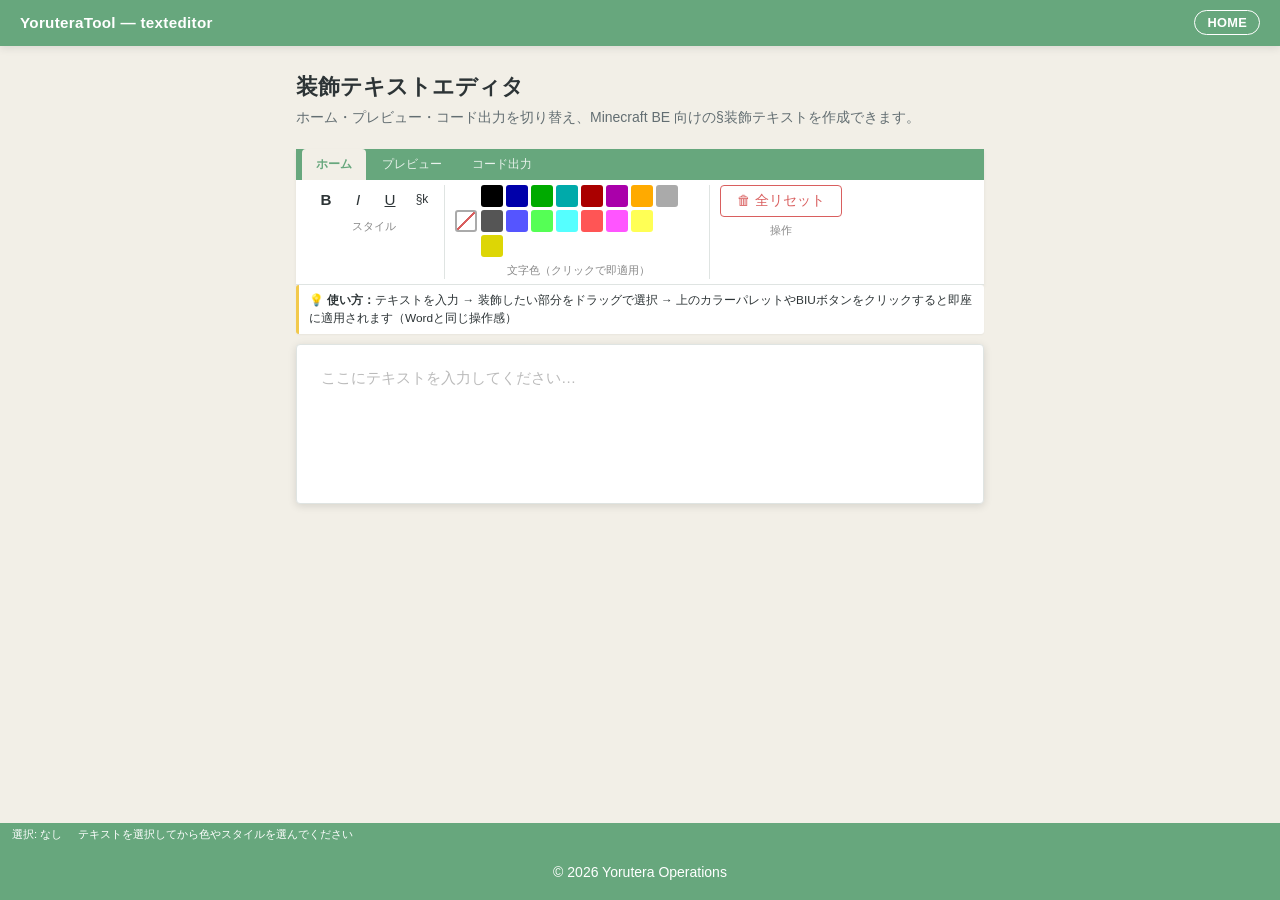
<file: toolPages/texteditor.html>
<!DOCTYPE html>
<html lang="ja">
<head>
<meta charset="UTF-8">
<meta name="viewport" content="width=device-width, initial-scale=1.0">
<title>yoruteraTool: texteditor</title>
<link rel="stylesheet" href="../common.css">
<link rel="icon" type="image/png" href="../images/favicon_circle_180.png">
<link rel="apple-touch-icon" href="../images/favicon_circle_180.png">
<style>
@font-face {
  font-family: 'Monocraft';
  src: url('https://cdn.jsdelivr.net/gh/IdreesInc/Monocraft@main/fonts/Monocraft.otf') format('opentype');
}

:root {
  --editor-main-dark: #4f8862;
}

/* ── リボン ── */
#ribbon {
  background: #fff;
  border-bottom: 1px solid var(--color-sub);
  box-shadow: 0 2px 4px rgba(0,0,0,0.06);
  flex-shrink: 0;
}
.ribbon-tabs {
  display: flex;
  background: var(--color-main);
  padding: 0 6px;
  gap: 2px;
  overflow-x: auto;
}
.ribbon-tab {
  padding: 6px 14px;
  color: rgba(255,255,255,0.85);
  font-size: 0.78rem;
  cursor: pointer;
  border-radius: 4px 4px 0 0;
  user-select: none;
  white-space: nowrap;
  flex-shrink: 0;
}
.ribbon-tab:hover { background: rgba(255,255,255,0.18); }
.ribbon-tab.active { background: var(--color-base); color: var(--color-main); font-weight: bold; }

.ribbon-body {
  display: flex;
  align-items: stretch;
  padding: 5px 8px;
  gap: 2px;
  flex-wrap: wrap;
}
.ribbon-group {
  display: flex;
  flex-direction: column;
  align-items: center;
  border-right: 1px solid var(--color-sub);
  padding: 0 8px;
  gap: 3px;
}
.ribbon-group:last-child { border-right: none; }
.ribbon-group-label {
  font-size: 0.68rem;
  color: #888;
  margin-top: 2px;
  user-select: none;
}
.ribbon-row { display: flex; gap: 4px; align-items: center; flex-wrap: wrap; }

/* スタイルボタン */
.sb {
  width: 28px; height: 28px; border-radius: 3px;
  border: 1px solid transparent; cursor: pointer;
  font-size: 0.95rem; background: transparent;
  display: flex; align-items: center; justify-content: center;
  user-select: none;
}
.sb:hover { background: var(--color-sub); border-color: var(--color-main); }
.sb.active { background: var(--color-main); border-color: var(--editor-main-dark); color: #fff; }

/* リボンボタン（光るイカスミ用） */
.rb {
  display: flex; flex-direction: column; align-items: center;
  padding: 4px 7px; border-radius: 4px; cursor: pointer;
  border: 1px solid transparent; font-size: 0.78rem; color: var(--color-text);
  background: transparent;
  min-width: 50px; user-select: none;
}
.rb:hover { background: var(--color-sub); border-color: var(--color-main); }
.rb.active { background: var(--color-accent2); border-color: #c9a338; color: var(--color-text); }
.rb .icon { font-size: 1.2rem; line-height: 1; }
.rb .lbl { font-size: 0.65rem; color: #555; }

/* カラーパレット */
.palette { display: flex; flex-wrap: wrap; gap: 3px; max-width: 220px; }
.cp {
  width: 22px; height: 22px; border-radius: 3px;
  border: 2px solid transparent; cursor: pointer;
  position: relative;
}
.cp:hover { transform: scale(1.2); border-color: var(--color-main); }
.cp.selected { border-color: var(--color-text); box-shadow: 0 0 0 1px #fff inset; }
.cp::after {
  content: attr(data-name);
  position: absolute; bottom: 120%; left: 50%; transform: translateX(-50%);
  background: var(--color-text); color: #fff; font-size: 0.65rem; padding: 2px 6px;
  border-radius: 3px; white-space: nowrap; opacity: 0; pointer-events: none; transition: opacity 0.1s;
  z-index: 100;
}
.cp:hover::after { opacity: 1; }
.cp-none {
  width: 22px; height: 22px; border-radius: 3px;
  border: 2px solid #aaa; cursor: pointer;
  background: linear-gradient(135deg, #fff 45%, var(--color-accent1) 45%, var(--color-accent1) 55%, #fff 55%);
}
.cp-none:hover { transform: scale(1.15); }

#resetBtn {
  padding: 6px 16px; background: #fff; color: var(--color-accent1);
  border: 1px solid var(--color-accent1); border-radius: 4px; cursor: pointer; font-size: 0.85rem;
}
#resetBtn:hover { background: var(--color-accent1); color: #fff; }

/* ── メイン ── */
#main {
  flex: 1;
  display: flex;
  flex-direction: column;
  align-items: center;
  padding: 0;
  gap: 10px;
}

#page {
  background: #fff;
  width: 100%;
  max-width: 700px;
  min-height: 160px;
  border-radius: 4px;
  box-shadow: 0 2px 8px rgba(0,0,0,0.12);
  padding: 20px 24px;
  border: 1px solid var(--color-sub);
}
#editor {
  min-height: 100px;
  outline: none;
  font-size: 0.95rem;
  line-height: 1.7;
  color: var(--color-text);
  white-space: pre-wrap;
  word-break: break-all;
  caret-color: var(--color-main);
}
#editor:empty::before {
  content: 'ここにテキストを入力してください…';
  color: #bbb;
  pointer-events: none;
}

#hint {
  max-width: 700px;
  width: 100%;
  font-size: 0.74rem;
  color: var(--color-text);
  background: #fff;
  border-left: 3px solid var(--color-accent2);
  padding: 6px 10px;
  border-radius: 3px;
  box-shadow: 0 1px 2px rgba(0,0,0,0.04);
}

/* ── プレビュー ── */
#previewArea {
  width: 100%; max-width: 800px;
  display: none;
  flex-direction: column;
  gap: 12px;
}

.signs-container {
  display: flex;
  gap: 16px;
  flex-wrap: wrap;
  justify-content: center;
}

/* 看板（オーク木の質感） */
.sign-wrapper {
  display: flex;
  flex-direction: column;
  align-items: center;
  gap: 0;
}
.sign-label {
  font-size: 0.78rem;
  color: var(--color-text);
  font-weight: bold;
  font-family: 'Segoe UI', sans-serif;
  margin-bottom: 6px;
  text-align: center;
}
.scene {
  background:
    radial-gradient(ellipse at 50% 100%, #2a2a2a 0%, #0a0a0a 100%);
  padding: 20px 28px;
  border-radius: 6px;
  display: flex;
  flex-direction: column;
  align-items: center;
}
.sign {
  position: relative;
  width: 240px;
  background: #b8915a;
  background-image:
    repeating-linear-gradient(90deg,
      transparent 0px, transparent 20px,
      rgba(80,50,15,0.25) 20px, rgba(80,50,15,0.25) 22px,
      transparent 22px, transparent 50px,
      rgba(80,50,15,0.18) 50px, rgba(80,50,15,0.18) 51px),
    repeating-linear-gradient(0deg,
      rgba(120,80,30,0.15) 0px, rgba(120,80,30,0.15) 2px,
      transparent 2px, transparent 7px),
    linear-gradient(180deg, #c89968 0%, #a07a48 100%);
  box-shadow:
    inset 0 0 0 2px #6b4a1f,
    inset 0 0 0 4px #8b6a2e,
    4px 6px 12px rgba(0,0,0,0.5);
  padding: 14px 12px;
  image-rendering: pixelated;
}
.sign-post {
  width: 12px; height: 40px;
  background: linear-gradient(90deg, #6b4a1f 0%, #8b6a2e 30%, #a08040 60%, #6b4a1f 100%);
  box-shadow: 2px 2px 4px rgba(0,0,0,0.6);
}

.sign-text {
  font-family: 'Monocraft', 'Courier New', monospace;
  font-size: 13px;
  line-height: 1.5;
  word-break: break-all;
  white-space: pre-wrap;
  text-align: center;
  min-height: 50px;
  letter-spacing: 0.5px;
}

/* 通常看板：暗いシーンで看板自体も暗く表示される */
.scene.normal {
  background: radial-gradient(ellipse at 50% 100%, #1a1a1a 0%, #050505 100%);
}
.scene.normal .sign {
  filter: brightness(0.45);
}
.scene.normal .sign-text {
  /* デフォルトはマイクラの黒文字 */
  color: #000;
}

/* 光るイカスミ看板：白い縁取りで文字が発光・暗闇でもクッキリ見える */
.scene.glow {
  background: radial-gradient(ellipse at 50% 100%, #1a1a1a 0%, #050505 100%);
}
.scene.glow .sign {
  filter: brightness(0.55);
}
.scene.glow .sign-text {
  color: #000;
  /* マイクラの光るイカスミ：文字色に応じた白いアウトライン */
  /* 文字を縁取って発光させる効果 */
}
.scene.glow .sign-text .glow-char,
.scene.glow .sign-text > * {
  /* このセレクタは下のJSで動的にアウトライン色を制御 */
}

/* コード出力 */
#codeArea {
  width: 100%; max-width: 700px;
  display: none;
  flex-direction: column;
  gap: 10px;
}
.code-box {
  background: #1e1e1e; color: #7ec87e;
  font-family: 'Consolas', monospace; font-size: 0.95rem;
  padding: 16px; border-radius: 6px;
  word-break: break-all; white-space: pre-wrap; min-height: 50px;
  box-shadow: 0 2px 6px rgba(0,0,0,0.2);
}
#codeArea button.copy {
  align-self: flex-start;
}

#statusbar {
  background: var(--color-main);
  color: #fff;
  font-size: 0.7rem;
  padding: 3px 12px;
  display: flex;
  gap: 16px;
  flex-wrap: wrap;
  flex-shrink: 0;
}

/* ── レスポンシブ対応 ── */

/* タブレット（〜900px） */
@media (max-width: 900px) {
  .ribbon-body { padding: 4px 6px; }
  .ribbon-group { padding: 0 6px; }
  .ribbon-group-label { font-size: 0.62rem; }
  #page { padding: 16px 18px; }
  .palette { max-width: 200px; }
}

/* スマートフォン（〜600px） */
@media (max-width: 600px) {
  .site-bar {
    padding: 0.5rem 1rem;
    font-size: 0.85rem;
  }
  .ribbon-tab {
    padding: 6px 10px;
    font-size: 0.72rem;
  }
  .ribbon-body {
    padding: 4px;
    gap: 0;
  }
  .ribbon-group {
    padding: 4px 6px;
    border-right: 1px solid var(--color-sub);
    border-bottom: none;
    gap: 2px;
  }
  .ribbon-group-label { font-size: 0.6rem; }

  .sb { width: 26px; height: 26px; font-size: 0.85rem; }
  .cp { width: 19px; height: 19px; }
  .cp-none { width: 19px; height: 19px; }
  .palette { max-width: 165px; gap: 2px; }

  #resetBtn {
    padding: 5px 10px;
    font-size: 0.75rem;
  }

  #main {
    padding: 8px;
    gap: 8px;
  }
  #page {
    padding: 14px 14px;
    min-height: 130px;
  }
  #editor {
    font-size: 0.9rem;
    line-height: 1.6;
    min-height: 90px;
  }
  #hint {
    font-size: 0.7rem;
    padding: 5px 8px;
  }

  /* プレビュー：縦並びに */
  .signs-container { gap: 12px; }
  .scene { padding: 16px 20px; }
  .sign { width: 200px; padding: 12px 10px; }
  .sign-text { font-size: 12px; min-height: 44px; }
  .sign-label { font-size: 0.72rem; }

  .code-box {
    font-size: 0.85rem;
    padding: 12px;
  }
  #statusbar {
    font-size: 0.65rem;
    padding: 3px 8px;
    gap: 10px;
  }
}

/* 小さいスマホ（〜380px） */
@media (max-width: 380px) {
  .ribbon-tab {
    padding: 5px 8px;
    font-size: 0.68rem;
  }
  .ribbon-group { padding: 3px 4px; }
  .palette { max-width: 130px; }
  .cp { width: 17px; height: 17px; }
  .cp-none { width: 17px; height: 17px; }
  .sign { width: 170px; }
  .sign-text { font-size: 11px; }
}
</style>
</head>
<body>

<div class="site-bar">
  <span>YoruteraTool — texteditor</span>
  <a href="../index.html" class="home-button">HOME</a>
</div>
<div class="wrap">
  <h1>装飾テキストエディタ</h1>
  <p class="lead">ホーム・プレビュー・コード出力を切り替え、Minecraft BE 向けの§装飾テキストを作成できます。</p>

<div id="ribbon">
  <div class="ribbon-tabs">
    <div class="ribbon-tab active" onclick="switchView('edit', this)">ホーム</div>
    <div class="ribbon-tab" onclick="switchView('preview', this)">プレビュー</div>
    <div class="ribbon-tab" onclick="switchView('code', this)">コード出力</div>
  </div>

  <div class="ribbon-body">
    <div class="ribbon-group">
      <div class="ribbon-row">
        <div class="sb" id="sb-bold" title="太字 (§l)" style="font-weight:bold" onmousedown="event.preventDefault();" onclick="applyStyle('bold')">B</div>
        <div class="sb" id="sb-italic" title="斜体 (§o)" style="font-style:italic" onmousedown="event.preventDefault();" onclick="applyStyle('italic')">I</div>
        <div class="sb" id="sb-underline" title="下線 (§n)" style="text-decoration:underline" onmousedown="event.preventDefault();" onclick="applyStyle('underline')">U</div>
        <div class="sb" id="sb-obfuscated" title="難読化 (§k)" style="font-size:0.75rem" onmousedown="event.preventDefault();" onclick="applyStyle('obfuscated')">§k</div>
      </div>
      <div class="ribbon-group-label">スタイル</div>
    </div>

    <div class="ribbon-group">
      <div class="ribbon-row">
        <div class="cp-none" id="cp-none" title="色をクリア" onmousedown="event.preventDefault();" onclick="applyColor(null)"></div>
        <div class="palette" id="palette"></div>
      </div>
      <div class="ribbon-group-label">文字色（クリックで即適用）</div>
    </div>

    <div class="ribbon-group">
      <div class="ribbon-row">
        <button id="resetBtn" onmousedown="event.preventDefault();" onclick="resetAll()">🗑 全リセット</button>
      </div>
      <div class="ribbon-group-label">操作</div>
    </div>
  </div>
</div>

<div id="main">
  <div id="hint">
    💡 <strong>使い方：</strong>テキストを入力 → 装飾したい部分をドラッグで選択 → 上のカラーパレットやBIUボタンをクリックすると即座に適用されます（Wordと同じ操作感）
  </div>

  <div id="page">
    <div id="editor" contenteditable="true" spellcheck="false"></div>
  </div>

  <div id="previewArea">
    <div style="font-size:0.85rem; color:#444; text-align:center;">
      暗いシーンで通常の看板と「光るイカスミ」を使った看板を比較できます
    </div>
    <div class="signs-container">
      <div class="sign-wrapper">
        <div class="sign-label">🪵 通常の看板（暗闇では見えにくい）</div>
        <div class="scene normal">
          <div class="sign">
            <div class="sign-text" id="preview-normal"></div>
          </div>
          <div class="sign-post"></div>
        </div>
      </div>
      <div class="sign-wrapper">
        <div class="sign-label">✨ 光るイカスミ使用（縁取りが発光）</div>
        <div class="scene glow">
          <div class="sign">
            <div class="sign-text" id="preview-glow"></div>
          </div>
          <div class="sign-post"></div>
        </div>
      </div>
    </div>
  </div>

  <div id="codeArea">
    <div class="sign-label" style="font-size:0.82rem;color:#444;">Minecraft BE 装飾コード（ゲーム内にペーストしてそのまま使えます）</div>
    <div class="code-box" id="codeBox"></div>
    <button type="button" class="copy" id="copyBtn" onclick="copyCode()">📋 コピー</button>
  </div>
</div>

</div>

<div id="statusbar">
  <span id="statusSel">選択: なし</span>
  <span id="statusInfo">テキストを選択してから色やスタイルを選んでください</span>
</div>

<footer>
  <p>© 2026 Yorutera Operations</p>
</footer>

<script>
const MC_COLORS = [
  { code:'§0', name:'黒',         hex:'#000000' },
  { code:'§1', name:'濃い青',     hex:'#0000AA' },
  { code:'§2', name:'濃い緑',     hex:'#00AA00' },
  { code:'§3', name:'濃いシアン', hex:'#00AAAA' },
  { code:'§4', name:'濃い赤',     hex:'#AA0000' },
  { code:'§5', name:'濃い紫',     hex:'#AA00AA' },
  { code:'§6', name:'金色',       hex:'#FFAA00' },
  { code:'§7', name:'灰色',       hex:'#AAAAAA' },
  { code:'§8', name:'濃い灰色',   hex:'#555555' },
  { code:'§9', name:'青',         hex:'#5555FF' },
  { code:'§a', name:'緑',         hex:'#55FF55' },
  { code:'§b', name:'シアン',     hex:'#55FFFF' },
  { code:'§c', name:'赤',         hex:'#FF5555' },
  { code:'§d', name:'薄紫',       hex:'#FF55FF' },
  { code:'§e', name:'黄色',       hex:'#FFFF55' },
  { code:'§f', name:'白',         hex:'#FFFFFF' },
  { code:'§g', name:'ミネコイン金', hex:'#DDD605' },
];

const STYLE_DEFS = {
  bold:       { code:'§l', dataAttr:'mcBold',       css:'font-weight:bold;' },
  italic:     { code:'§o', dataAttr:'mcItalic',     css:'font-style:italic;' },
  underline:  { code:'§n', dataAttr:'mcUnderline',  css:'text-decoration:underline;' },
  obfuscated: { code:'§k', dataAttr:'mcObfuscated', css:'filter:blur(2px);' },
};

let glowOn = false;
let savedRange = null;
let currentMcCode = '';

const editor = document.getElementById('editor');

// ── 選択範囲を保持 ──
document.addEventListener('selectionchange', () => {
  const sel = window.getSelection();
  if (sel && sel.rangeCount > 0) {
    const r = sel.getRangeAt(0);
    if (editor.contains(r.commonAncestorContainer)) {
      savedRange = r.cloneRange();
      const t = sel.toString();
      document.getElementById('statusSel').textContent =
        `選択: ${t ? `"${t.slice(0, 30)}${t.length > 30 ? '…' : ''}"` : 'なし'}`;
    }
  }
});

// ── パレット構築 ──
function buildPalette() {
  const p = document.getElementById('palette');
  MC_COLORS.forEach(c => {
    const d = document.createElement('div');
    d.className = 'cp';
    d.style.background = c.hex;
    d.dataset.name = `${c.name} (${c.code})`;
    d.dataset.code = c.code;
    d.title = `${c.name} ${c.code}`;
    d.onmousedown = (e) => e.preventDefault(); // 選択を維持
    d.onclick = () => applyColor(c);
    p.appendChild(d);
  });
}

// ── 選択範囲を復元 ──
function restoreSelection() {
  if (!savedRange) return null;
  const sel = window.getSelection();
  sel.removeAllRanges();
  sel.addRange(savedRange);
  return savedRange;
}

// ── 色を適用 ──
function applyColor(color) {
  const range = restoreSelection();
  if (!range || range.collapsed) {
    document.getElementById('statusInfo').textContent = '⚠ 先にテキストを選択してください';
    return;
  }

  // 選択範囲内のすべてのspanとテキストノードに対して色を更新
  applyToRange(range, (span) => {
    if (color) {
      span.dataset.mcColor = color.code;
      span.style.color = color.hex;
    } else {
      delete span.dataset.mcColor;
      span.style.color = '';
    }
  });

  // パレットの選択状態を更新
  document.querySelectorAll('.cp').forEach(b => b.classList.remove('selected'));
  if (color) {
    [...document.querySelectorAll('.cp')].find(b => b.dataset.code === color.code)?.classList.add('selected');
  }

  document.getElementById('statusInfo').textContent =
    color ? `✓ ${color.name} (${color.code}) を適用` : '✓ 色をクリア';

  renderPreview();
}

// ── スタイルを適用（トグル） ──
function applyStyle(styleName) {
  const range = restoreSelection();
  if (!range || range.collapsed) {
    document.getElementById('statusInfo').textContent = '⚠ 先にテキストを選択してください';
    return;
  }
  const def = STYLE_DEFS[styleName];

  // 選択範囲内に既にこのスタイルが適用されているかチェック
  const allHaveStyle = checkAllHaveStyle(range, def.dataAttr);

  applyToRange(range, (span) => {
    if (allHaveStyle) {
      // 全部に付いているなら外す
      delete span.dataset[def.dataAttr];
    } else {
      span.dataset[def.dataAttr] = '1';
    }
    refreshSpanStyle(span);
  });

  // ボタンのactive状態を更新
  setTimeout(() => updateStyleButtons(), 10);
  document.getElementById('statusInfo').textContent = `✓ ${styleName} を${allHaveStyle ? '解除' : '適用'}`;

  renderPreview();
}

// ── 選択範囲内の全文字に対して、span化＋更新関数を適用 ──
function applyToRange(range, updateFn) {
  // 選択範囲を細かなspanに分割する
  const text = range.toString();
  if (!text) return;

  // 選択範囲を抽出
  const fragment = range.extractContents();

  // fragmentを再構成：すべてのテキストノードを既存のspanの属性を保持しつつ再ラップ
  const newFragment = document.createDocumentFragment();
  flattenAndWrap(fragment, newFragment, {}, updateFn);

  range.insertNode(newFragment);

  // 隣接同質のspanをマージ（任意）
  mergeAdjacentSpans(editor);

  // 表示を更新
  document.querySelectorAll('#editor span').forEach(s => refreshSpanStyle(s));
  saveRangeAfterUpdate();
}

// fragmentを平坦化して、テキストごとにspanを作成
function flattenAndWrap(node, target, inheritedAttrs, updateFn) {
  node.childNodes.forEach(child => {
    if (child.nodeType === Node.TEXT_NODE) {
      if (!child.textContent) return;
      const span = document.createElement('span');
      // 親から継承
      Object.entries(inheritedAttrs).forEach(([k, v]) => { span.dataset[k] = v; });
      span.textContent = child.textContent;
      updateFn(span);
      target.appendChild(span);
    } else if (child.nodeType === Node.ELEMENT_NODE) {
      // 既存spanの属性を継承
      const newInherited = { ...inheritedAttrs };
      if (child.dataset) {
        Object.entries(child.dataset).forEach(([k, v]) => { newInherited[k] = v; });
      }
      // 子要素を再帰処理
      flattenAndWrap(child, target, newInherited, updateFn);
    }
  });
}

// 選択範囲のすべての文字が指定スタイルを持つかチェック
function checkAllHaveStyle(range, dataAttr) {
  const cloned = range.cloneContents();
  let allHave = true;
  let foundAny = false;

  function walk(node, inherited) {
    node.childNodes.forEach(child => {
      if (child.nodeType === Node.TEXT_NODE && child.textContent) {
        foundAny = true;
        if (!inherited) allHave = false;
      } else if (child.nodeType === Node.ELEMENT_NODE) {
        const has = (child.dataset && child.dataset[dataAttr]) || inherited;
        walk(child, has);
      }
    });
  }
  walk(cloned, false);
  return foundAny && allHave;
}

// spanのstyle属性を、dataset属性から再生成
function refreshSpanStyle(span) {
  let css = '';
  if (span.dataset.mcColor) {
    const c = MC_COLORS.find(x => x.code === span.dataset.mcColor);
    if (c) css += `color:${c.hex};`;
  }
  Object.entries(STYLE_DEFS).forEach(([k, def]) => {
    if (span.dataset[def.dataAttr]) css += def.css;
  });
  span.style.cssText = css;
}

// 選択範囲を復元用に再保存
function saveRangeAfterUpdate() {
  const sel = window.getSelection();
  if (sel && sel.rangeCount > 0) {
    const r = sel.getRangeAt(0);
    if (editor.contains(r.commonAncestorContainer)) {
      savedRange = r.cloneRange();
    }
  }
}

// 隣接する同じ属性のspanを統合（簡易版）
function mergeAdjacentSpans(parent) {
  let i = 0;
  while (i < parent.childNodes.length - 1) {
    const a = parent.childNodes[i];
    const b = parent.childNodes[i + 1];
    if (a.nodeType === Node.ELEMENT_NODE && b.nodeType === Node.ELEMENT_NODE
        && a.tagName === 'SPAN' && b.tagName === 'SPAN'
        && sameDataset(a, b)) {
      a.textContent = a.textContent + b.textContent;
      parent.removeChild(b);
    } else {
      i++;
    }
  }
}
function sameDataset(a, b) {
  const ka = Object.keys(a.dataset).sort().join(',');
  const kb = Object.keys(b.dataset).sort().join(',');
  if (ka !== kb) return false;
  return Object.keys(a.dataset).every(k => a.dataset[k] === b.dataset[k]);
}

// 現在の選択範囲の状態に応じてスタイルボタンのactiveを更新
function updateStyleButtons() {
  if (!savedRange) return;
  Object.entries(STYLE_DEFS).forEach(([k, def]) => {
    const all = checkAllHaveStyle(savedRange, def.dataAttr);
    document.getElementById('sb-' + k).classList.toggle('active', all);
  });
}

// ── リセット ──
function resetAll() {
  if (!confirm('すべての装飾をリセットしますか？')) return;
  editor.textContent = editor.innerText || editor.textContent;
  savedRange = null;
  document.getElementById('statusSel').textContent = '選択: なし';
  document.getElementById('statusInfo').textContent = 'リセットしました';
  document.querySelectorAll('.sb').forEach(b => b.classList.remove('active'));
  document.querySelectorAll('.cp').forEach(b => b.classList.remove('selected'));
}

// ── DOM → MCコード ──
function domToMc(node) {
  const segments = [];

  // テキストを「改行」「文字列＋有効装飾状態」に平坦化
  function walk(n, inheritedState, out) {
    n.childNodes.forEach(child => {
      if (child.nodeType === Node.TEXT_NODE) {
        if (!child.textContent) return;
        out.push({
          text: child.textContent,
          state: {
            color: inheritedState.color || '',
            styles: { ...inheritedState.styles },
          },
        });
        return;
      }

      if (child.nodeType !== Node.ELEMENT_NODE) return;

      if (child.tagName === 'BR') {
        out.push({ newline: true });
        return;
      }

      if (child.tagName === 'DIV' || child.tagName === 'P') {
        if (out.length > 0 && !out[out.length - 1].newline) out.push({ newline: true });
        walk(child, inheritedState, out);
        return;
      }

      const nextState = {
        color: inheritedState.color || '',
        styles: { ...inheritedState.styles },
      };
      if (child.dataset) {
        if (child.dataset.mcColor) nextState.color = child.dataset.mcColor;
        Object.entries(STYLE_DEFS).forEach(([k, def]) => {
          if (child.dataset[def.dataAttr]) nextState.styles[k] = true;
        });
      }
      walk(child, nextState, out);
    });
  }

  const emptyState = { color: '', styles: {} };
  walk(node, emptyState, segments);

  const styleKeys = Object.keys(STYLE_DEFS);
  const styleCodes = (state) => styleKeys
    .filter(k => state.styles[k])
    .map(k => STYLE_DEFS[k].code)
    .join('');
  const hasAnyDecoration = (state) =>
    !!state.color || styleKeys.some(k => state.styles[k]);
  const sameStyles = (a, b) =>
    styleKeys.every(k => !!a.styles[k] === !!b.styles[k]);

  function transitionCodes(prev, next) {
    const prevHas = hasAnyDecoration(prev);
    const styleRemoved = styleKeys.some(k => prev.styles[k] && !next.styles[k]);
    const colorCleared = !!prev.color && !next.color;
    const colorChanged = !!next.color && next.color !== prev.color;
    let codes = '';

    // 色変更（色あり）時は、現在有効な装飾を先に再付与してから色コードを出す。
    // これにより「全体太字 + 部分色変更」で §r を挟まず、§l§c のような並びになる。
    if (colorChanged && sameStyles(prev, next)) {
      codes += styleCodes(next);
      codes += next.color;
      return codes;
    }

    // §r が必要なケース（装飾解除・色解除）
    if (styleRemoved || colorCleared) {
      if (prevHas) codes += '§r';
      codes += styleCodes(next);
      if (next.color) codes += next.color;
      return codes;
    }

    if (colorChanged) {
      // 太字などの全体スタイルを維持したまま色変更するため、先にスタイルを再付与してから色を付与
      codes += styleCodes(next);
      codes += next.color;
      return codes;
    }

    // 新たに追加されたスタイルのみ付与
    styleKeys.forEach(k => {
      if (!prev.styles[k] && next.styles[k]) codes += STYLE_DEFS[k].code;
    });
    return codes;
  }

  let r = '';
  let prevState = { color: '', styles: {} };

  segments.forEach(seg => {
    if (seg.newline) {
      r += '\n';
      return;
    }
    r += transitionCodes(prevState, seg.state);
    r += seg.text;
    prevState = seg.state;
  });

  // 末尾に装飾が残っている場合のみ閉じる
  if (hasAnyDecoration(prevState)) r += '§r';
  return r;
}

// ── §コード文字列 → プレビューHTML（光るイカスミ対応） ──
function mcToPreviewHtml(mcText, glow) {
  const colorMap = Object.fromEntries(MC_COLORS.map(c => [c.code[1].toLowerCase(), c.hex]));
  const obfChars = 'ABCDEFGHIJKLMNOPQRSTUVWXYZabcdefghijklmnopqrstuvwxyz0123456789!?@#$%&*+-=';
  const defaultState = () => ({
    color: 'f',
    bold: false,
    underline: false,
    italic: false,
    strike: false,
    obfuscated: false,
  });

  function randomChar() {
    return obfChars[Math.floor(Math.random() * obfChars.length)];
  }

  function obfuscateText(text) {
    let out = '';
    for (let j = 0; j < text.length; j++) {
      const ch = text[j];
      out += /\s/.test(ch) ? ch : randomChar();
    }
    return out;
  }

  function buildCss(state) {
    const colorHex = colorMap[state.color] || '#FFFFFF';
    const decorations = [];
    let css = `color:${colorHex};`;
    if (state.bold) css += 'font-weight:bold;';
    if (state.italic) css += 'font-style:italic;';
    if (state.underline) decorations.push('underline');
    if (state.strike) decorations.push('line-through');
    if (decorations.length > 0) {
      css += `text-decoration:${decorations.join(' ')};`;
    }
    if (state.obfuscated) css += 'filter:blur(2px);';

    if (glow) {
      const glowColor = brighten(colorHex);
      css += `text-shadow:
        0 0 1px ${glowColor},
        1px 0 0 ${glowColor}, -1px 0 0 ${glowColor},
        0 1px 0 ${glowColor}, 0 -1px 0 ${glowColor},
        1px 1px 0 ${glowColor}, -1px -1px 0 ${glowColor},
        1px -1px 0 ${glowColor}, -1px 1px 0 ${glowColor},
        0 0 4px ${glowColor}, 0 0 8px ${glowColor};
        filter: brightness(1.8);`;
    }
    return css;
  }

  let state = defaultState();
  let html = '';
  let buffer = '';
  let i = 0;

  function flushBuffer() {
    if (!buffer) return;
    const renderedText = state.obfuscated ? obfuscateText(buffer) : buffer;
    html += `<span style="${buildCss(state)}">${esc(renderedText)}</span>`;
    buffer = '';
  }

  while (i < mcText.length) {
    const ch = mcText[i];

    if (ch === '\n') {
      flushBuffer();
      html += '<br>';
      i += 1;
      continue;
    }

    if (ch === '§' && i + 1 < mcText.length) {
      const code = mcText[i + 1].toLowerCase();
      const isColorCode = Object.prototype.hasOwnProperty.call(colorMap, code);
      const isFormatCode = ['k', 'l', 'm', 'n', 'o', 'r'].includes(code);

      if (isColorCode || isFormatCode) {
        flushBuffer();

        if (code === 'r') {
          // §r は色と装飾をすべて初期化
          state = defaultState();
        } else if (isColorCode) {
          // 色コードは装飾を維持
          state.color = code;
        } else if (code === 'l') {
          state.bold = true;
        } else if (code === 'n') {
          state.underline = true;
        } else if (code === 'o') {
          state.italic = true;
        } else if (code === 'm') {
          state.strike = true;
        } else if (code === 'k') {
          state.obfuscated = true;
        }

        i += 2;
        continue;
      }
    }

    buffer += ch;
    i += 1;
  }

  flushBuffer();
  return html;
}

// 色を明るくする（光る縁取り用）
function brighten(hex) {
  // #000000 → 白っぽい黄色（マイクラの黒文字の発光は薄い色になる）
  // 黒に近い色は逆に明るくして見えるようにする
  const h = hex.replace('#', '');
  let r = parseInt(h.substr(0,2), 16);
  let g = parseInt(h.substr(2,2), 16);
  let b = parseInt(h.substr(4,2), 16);
  // 明度を上げる
  r = Math.min(255, r + 100);
  g = Math.min(255, g + 100);
  b = Math.min(255, b + 100);
  // 暗い色は強めに白に寄せる
  const brightness = (r + g + b) / 3;
  if (brightness < 100) {
    r = Math.min(255, r + 80);
    g = Math.min(255, g + 80);
    b = Math.min(255, b + 80);
  }
  return `rgb(${r},${g},${b})`;
}

function esc(t) { return t.replace(/&/g,'&amp;').replace(/</g,'&lt;').replace(/>/g,'&gt;'); }

function renderPreview() {
  const mcText = domToMc(editor);
  document.getElementById('preview-normal').innerHTML = mcToPreviewHtml(mcText, false);
  document.getElementById('preview-glow').innerHTML   = mcToPreviewHtml(mcText, true);
}

function renderCode() {
  currentMcCode = domToMc(editor);
  document.getElementById('codeBox').textContent = currentMcCode;
}

function switchView(view, tabEl) {
  document.querySelectorAll('.ribbon-tab').forEach(t => t.classList.remove('active'));
  tabEl.classList.add('active');

  document.getElementById('page').style.display        = view === 'edit'    ? 'block' : 'none';
  document.getElementById('hint').style.display        = view === 'edit'    ? 'block' : 'none';
  document.getElementById('previewArea').style.display = view === 'preview' ? 'flex'  : 'none';
  document.getElementById('codeArea').style.display    = view === 'code'    ? 'flex'  : 'none';

  if (view === 'preview') renderPreview();
  if (view === 'code')    renderCode();
}

function toggleGlow() {
  glowOn = !glowOn;
}

function copyCode() {
  // 必ず最新のコードを再生成
  currentMcCode = domToMc(editor);
  document.getElementById('codeBox').textContent = currentMcCode;

  const btn = document.getElementById('copyBtn');

  // Clipboard APIで試す → 失敗したらフォールバック
  const fallbackCopy = () => {
    const ta = document.createElement('textarea');
    ta.value = currentMcCode;
    ta.style.position = 'fixed';
    ta.style.left = '-9999px';
    document.body.appendChild(ta);
    ta.select();
    try {
      const ok = document.execCommand('copy');
      document.body.removeChild(ta);
      return ok;
    } catch (e) {
      document.body.removeChild(ta);
      return false;
    }
  };

  const showSuccess = () => {
    btn.textContent = '✅ コピーしました！';
    btn.classList.add('copied');
    setTimeout(() => { btn.textContent = '📋 コピー'; btn.classList.remove('copied'); }, 2000);
  };

  const showFail = () => {
    btn.textContent = '❌ コピー失敗';
    setTimeout(() => { btn.textContent = '📋 コピー'; }, 2000);
  };

  if (navigator.clipboard && navigator.clipboard.writeText) {
    navigator.clipboard.writeText(currentMcCode).then(showSuccess).catch(() => {
      if (fallbackCopy()) showSuccess(); else showFail();
    });
  } else {
    if (fallbackCopy()) showSuccess(); else showFail();
  }
}

buildPalette();
</script>
</body>
</html>
</file>
<file: common.css>
:root {
  --color-main:    #67a77d;
  --color-base:    #f2efe7;
  --color-sub:     #dfe4e2;
  --color-accent1: #d95f5f;
  --color-accent2: #f2c94c;
  --color-accent3: #4a8fb7;
  --color-text: #2d3436;
  --color-text-muted: #636e72;
}

*,
*::before,
*::after {
  box-sizing: border-box;
  margin: 0;
  padding: 0;
}

body {
  margin: 0;
  min-height: 100vh;
  display: flex;
  flex-direction: column;
  font-family: "Segoe UI", "Hiragino Sans", "Hiragino Kaku Gothic ProN", Meiryo, sans-serif;
  background: var(--color-base);
  color: var(--color-text);
  line-height: 1.55;
}

.site-bar {
  background: var(--color-main);
  color: #fff;
  padding: 0.65rem 1.25rem;
  font-size: 0.95rem;
  font-weight: 600;
  letter-spacing: 0.02em;
  box-shadow: 0 2px 8px rgba(45, 52, 54, 0.12);
  flex-shrink: 0;
  display: flex;
  align-items: center;
  justify-content: space-between;
  gap: 0.75rem;
}

.home-button {
  display: inline-block;
  text-decoration: none;
  background: transparent;
  color: inherit;
  border: 1px solid currentColor;
  border-radius: 999px;
  padding: 0.2rem 0.75rem;
  font-size: 0.8rem;
  font-weight: 600;
  line-height: 1.3;
  transition: background-color 0.2s ease, color 0.2s ease;
}

.home-button:hover,
.home-button:focus-visible {
  background: currentColor;
  color: var(--color-main);
}

.home-button:focus-visible {
  outline: 2px solid var(--color-accent2);
  outline-offset: 2px;
}

.wrap {
  flex: 1 0 auto;
  width: 100%;
  max-width: 720px;
  margin: 0 auto;
  padding: 1.5rem 1rem 2.5rem;
}

h1 {
  font-size: 1.35rem;
  font-weight: 700;
  margin: 0 0 0.25rem;
  color: var(--color-text);
}

.lead {
  font-size: 0.875rem;
  color: var(--color-text-muted);
  margin: 0 0 1.25rem;
}

.card {
  background: #fff;
  border: 1px solid var(--color-sub);
  border-radius: 8px;
  padding: 1.25rem 1.35rem;
  margin-bottom: 1rem;
  box-shadow: 0 1px 3px rgba(45, 52, 54, 0.06);
}

.card h2 {
  font-size: 0.85rem;
  font-weight: 600;
  color: var(--color-main);
  margin: 0 0 1rem;
  padding-bottom: 0.5rem;
  border-bottom: 2px solid var(--color-accent2);
}

.field {
  margin-bottom: 1rem;
}

.field:last-child {
  margin-bottom: 0;
}

label {
  display: block;
  font-size: 0.8rem;
  font-weight: 600;
  color: var(--color-text);
  margin-bottom: 0.35rem;
}

label span.en {
  font-weight: 400;
  color: var(--color-text-muted);
  font-size: 0.75rem;
}

input[type="text"] {
  width: 100%;
  padding: 0.55rem 0.65rem;
  border: 1px solid var(--color-sub);
  border-radius: 6px;
  background: var(--color-base);
  font-size: 0.95rem;
  font-family: ui-monospace, "Cascadia Mono", Consolas, monospace;
  transition: border-color 0.15s, box-shadow 0.15s;
}

input[type="text"]:focus {
  outline: none;
  border-color: var(--color-main);
  box-shadow: 0 0 0 2px rgba(103, 167, 125, 0.25);
}

.btn-primary {
  cursor: pointer;
  border: none;
  border-radius: 6px;
  padding: 0.5rem 1rem;
  font-size: 0.85rem;
  font-weight: 600;
  background: var(--color-main);
  color: #fff;
  transition: filter 0.15s, transform 0.05s;
  flex-shrink: 0;
}

.btn-primary:hover {
  filter: brightness(1.06);
}

.btn-primary:active {
  transform: scale(0.98);
}

.output-head {
  display: flex;
  flex-wrap: wrap;
  align-items: center;
  justify-content: space-between;
  gap: 0.75rem;
  margin-bottom: 0.75rem;
}

.output-head h2 {
  margin: 0;
  border: none;
  padding: 0;
}

button.copy {
  cursor: pointer;
  border: none;
  border-radius: 6px;
  padding: 0.5rem 1rem;
  font-size: 0.85rem;
  font-weight: 600;
  background: var(--color-accent3);
  color: #fff;
  transition: filter 0.15s, transform 0.05s;
}

button.copy:hover {
  filter: brightness(1.06);
}

button.copy:active {
  transform: scale(0.98);
}

button.copy.copied {
  background: var(--color-main);
}

pre.cmd {
  margin: 0;
  padding: 1rem;
  background: #2d3436;
  color: #dfe6e9;
  border-radius: 6px;
  font-size: 0.78rem;
  line-height: 1.5;
  overflow-x: auto;
  white-space: pre-wrap;
  word-break: break-all;
  border-left: 4px solid var(--color-accent1);
}

.card .hint {
  margin-top: 0.65rem;
}

.hint {
  font-size: 0.75rem;
  color: var(--color-text-muted);
}

.warn {
  margin-top: 0.5rem;
  font-size: 0.8rem;
  color: var(--color-accent1);
  display: none;
}

.warn.show {
  display: block;
}

code {
  font-size: 0.9em;
  font-family: ui-monospace, "Cascadia Mono", Consolas, monospace;
}

/* --- 検索結果テーブル（searchItemID） --- */

.count-bar {
  font-size: 0.9rem;
  color: #444;
  margin-bottom: 0.35rem;
}

.results-table {
  width: 100%;
  border-collapse: collapse;
  margin-top: 0.25rem;
  background: #fff;
  border-radius: 0.6em;
  overflow: hidden;
  font-size: 1.02rem;
}

.results-table th,
.results-table td {
  padding: 0.85em 0.6em;
  text-align: center;
  vertical-align: middle;
}

.results-table th {
  background: var(--color-main);
  color: #fff;
}

.results-table th.col-icon {
  width: 52px;
}

.results-table tr:nth-child(even) {
  background: var(--color-sub);
}

.results-table td.col-icon {
  width: 52px;
}

.results-table td img.item-icon {
  width: 32px;
  height: 32px;
  vertical-align: middle;
  border-radius: 0.25em;
  box-shadow: 0 2px 6px rgba(103, 167, 125, 0.08);
  background: var(--color-base);
  object-fit: contain;
}

.results-table td.col-name {
  text-align: left;
  font-weight: 500;
}

.results-table td.col-id {
  font-family: ui-monospace, "Cascadia Code", Consolas, monospace;
  font-size: 0.88em;
  word-break: break-all;
  text-align: left;
}

.id-row {
  display: flex;
  align-items: center;
  justify-content: flex-start;
  gap: 0.4rem;
  flex-wrap: wrap;
}

.copy-btn {
  flex-shrink: 0;
  font-size: 0.75rem;
  padding: 0.2rem 0.45rem;
  border-radius: 0.35em;
  border: 1px solid var(--color-main);
  background: #fff;
  color: var(--color-main);
  cursor: pointer;
}

.copy-btn:hover {
  background: var(--color-main);
  color: #fff;
}

.no-result {
  color: var(--color-accent1);
  padding: 1.5em;
  text-align: center;
  font-weight: bold;
}

.idle-hint {
  padding: 1.25rem;
  text-align: center;
  color: #666;
  background: #fff;
  border-radius: 0.6em;
  border: 1px dashed var(--color-main);
}

.accent {
  color: var(--color-accent2);
  font-weight: bold;
}

@media (max-width: 600px) {
  .results-table th,
  .results-table td {
    font-size: 0.95em;
    padding: 0.5em 0.2em;
  }
}

@media (max-width: 440px) {
  .results-table td img.item-icon {
    width: 24px;
    height: 24px;
  }
}

/* --- トップページ（index）専用カードレイアウト --- */
.tools-index-main {
  flex: 1 0 auto;
  width: 100%;
  max-width: 1200px;
  margin: 0 auto;
  padding: 2rem 1rem 2.75rem;
}

.tools-index-heading {
  text-align: center;
  margin: 0 0 1.6rem;
}

.tools-index-title {
  margin: 0 0 0.45rem;
  font-size: 1.6rem;
  color: var(--color-text);
}

.tools-index-lead {
  margin: 0;
  color: var(--color-text-muted);
  font-size: 0.95rem;
}

/* グループ間の区切り線：main の幅を超えて画面幅の約9割まで広げる */
.tools-index-divider {
  height: 0;
  border: 0;
  border-top: 3px solid var(--color-text);
  margin: 2.1rem calc(50% - 44vw) 2.2rem;
}

/* 説明文直後の線は見出しブロックの既存の下余白（1.6rem）だけ空ける */
.tools-index-heading + .tools-index-divider {
  margin-top: 0;
}

/* グループ見出し（command）：タイトルと同じ書体・細め・グレー */
.tools-index-group-title {
  margin: -1rem 0 1.3rem; /* 上は区切り線の下余白と相殺して線に近づける */
  text-align: center;
  font-size: clamp(1.4rem, 0.9rem + 1.3vw, 1.9rem);
  font-weight: 400;
  line-height: 1.2;
  color: var(--color-text-muted);
}

.tools-index-grid {
  display: grid;
  grid-template-columns: repeat(3, minmax(220px, 1fr));
  justify-content: center;
  gap: 1rem;
  max-width: 980px;
  margin: 0 auto;
}

.tools-index-card {
  display: flex;
  flex-direction: column;
  justify-content: center;
  align-items: center;
  text-align: center;
  text-decoration: none;
  color: var(--color-text);
  background: var(--color-sub);
  border: 1px solid var(--color-main);
  border-radius: 10px;
  padding: 1.1rem 1rem;
  min-height: 150px;
  transition: background-color 0.22s ease, color 0.22s ease, transform 0.2s ease, box-shadow 0.22s ease;
  box-shadow: 0 2px 8px rgba(45, 52, 54, 0.08);
}

.tools-index-card:hover,
.tools-index-card:focus-visible {
  background: var(--color-main);
  color: #fff;
  transform: translateY(-2px);
  box-shadow: 0 4px 14px rgba(45, 52, 54, 0.16);
}

.tools-index-card:focus-visible {
  outline: 2px solid var(--color-accent2);
  outline-offset: 2px;
}

.tools-index-card-title {
  margin: 0 0 0.5rem;
  font-size: 1.22rem;
  line-height: 1.35;
}

.tools-index-card-subtitle {
  margin: 0;
  font-size: 0.92rem;
  color: var(--color-text-muted);
  transition: color 0.22s ease;
}

.tools-index-card:hover .tools-index-card-subtitle,
.tools-index-card:focus-visible .tools-index-card-subtitle {
  color: #f7fbf8;
}

@media (max-width: 860px) {
  .tools-index-grid {
    grid-template-columns: repeat(2, minmax(220px, 1fr));
  }
}

@media (max-width: 600px) {
  .tools-index-main {
    padding-top: 1.4rem;
  }

  .tools-index-grid {
    grid-template-columns: 1fr;
    max-width: 420px;
  }
}

footer {
  padding: 1rem 2rem;
  background: var(--color-main);
  color: #ffffff;
  text-align: center;
  flex-shrink: 0;
}

footer p {
  margin: 0;
  font-size: 0.875rem;
}
</file>
<file: toolPages/pixelEditorCore.css>
/* ============================================================
   ピクセルエディタ 共通スタイル（装備 64×32 / スキン 64×64 で共用）
   ※ ピクセルエディタ16（pixelEditor.html）はこのファイルを使わない
   ============================================================ */

.pixel-wrap { max-width: 1100px; }

.editor-layout {
  display: flex;
  flex-wrap: wrap;
  gap: 1rem;
  align-items: flex-start;
}
.canvas-col {
  flex: 1 1 560px;
  min-width: 280px;
  display: flex;
  flex-direction: column;
  gap: 0.75rem;
  align-items: stretch;
}
.panel-col {
  flex: 1 1 280px;
  min-width: 260px;
  display: flex;
  flex-direction: column;
  gap: 1rem;
}

/* ── 表示操作（拡大縮小・移動・下敷き） ── */
.view-bar {
  display: flex;
  flex-wrap: wrap;
  gap: 0.4rem;
  align-items: center;
}
.view-bar .mini-btn { flex: 0 0 auto; }
.view-bar .zoom-val {
  font-size: 0.78rem;
  color: var(--color-text-muted);
  min-width: 3.2rem;
  text-align: center;
}
.view-bar .spacer { flex: 1 1 auto; }
.mini-btn.on {
  background: var(--color-main);
  border-color: var(--color-main);
  color: #fff;
}
.guide-select {
  padding: 0.4rem 0.4rem;
  border: 1px solid var(--color-sub);
  border-radius: 6px;
  background: #fff;
  font-size: 0.78rem;
  max-width: 100%;
}

/* ── キャンバス（スクロールできる表示枠の中に、拡大したキャンバスを置く） ── */
.canvas-viewport {
  position: relative;
  width: 100%;
  max-height: 72vh;
  overflow: auto;
  border: 1px solid var(--color-sub);
  border-radius: 6px;
  background: #e9ecea;
  box-shadow: 0 2px 8px rgba(45, 52, 54, 0.12);
  -webkit-overflow-scrolling: touch;
}
.canvas-stage {
  position: relative;
  margin: 0 auto;
  /* 透明部分が分かる市松模様（マスの大きさに合わせてJSで background-size を設定） */
  background-color: #fff;
  background-image:
    linear-gradient(45deg, #cfd4d2 25%, transparent 25%),
    linear-gradient(-45deg, #cfd4d2 25%, transparent 25%),
    linear-gradient(45deg, transparent 75%, #cfd4d2 75%),
    linear-gradient(-45deg, transparent 75%, #cfd4d2 75%);
  touch-action: none; /* タッチで描画する（移動は「移動」ツールで行う） */
}
.canvas-stage.panning { touch-action: none; cursor: grab; }
.canvas-stage canvas {
  position: absolute;
  inset: 0;
  width: 100%;
  height: 100%;
  image-rendering: pixelated;
  display: block;
}
#drawCanvas { cursor: crosshair; }
.canvas-stage.panning #drawCanvas { cursor: grab; }
/* 下敷きは表示専用。操作は下の drawCanvas が受ける */
#guideCanvas { pointer-events: none; }

.canvas-caption {
  font-size: 0.78rem;
  color: var(--color-text-muted);
  text-align: center;
}
.guide-legend {
  font-size: 0.76rem;
  color: var(--color-text-muted);
  line-height: 1.5;
}

/* ── ツールボタン ── */
.tool-grid {
  display: grid;
  grid-template-columns: repeat(4, 1fr);
  gap: 0.4rem;
}
.tool-btn {
  display: flex;
  flex-direction: column;
  align-items: center;
  justify-content: center;
  gap: 2px;
  padding: 0.45rem 0.2rem;
  border: 1px solid var(--color-sub);
  border-radius: 6px;
  background: #fff;
  color: var(--color-text);
  cursor: pointer;
  font-size: 0.68rem;
  user-select: none;
  transition: background-color 0.12s, border-color 0.12s, color 0.12s;
}
.tool-btn .ic { font-size: 1.1rem; line-height: 1; }
.tool-btn:hover { border-color: var(--color-main); background: var(--color-base); }
.tool-btn.active {
  background: var(--color-main);
  border-color: var(--color-main);
  color: #fff;
}

.action-row {
  display: flex;
  flex-wrap: wrap;
  gap: 0.4rem;
}
.mini-btn {
  flex: 1 1 auto;
  cursor: pointer;
  border: 1px solid var(--color-sub);
  border-radius: 6px;
  padding: 0.45rem 0.5rem;
  font-size: 0.78rem;
  font-weight: 600;
  background: #fff;
  color: var(--color-text);
  transition: filter 0.12s, background-color 0.12s, border-color 0.12s;
}
.mini-btn:hover { border-color: var(--color-main); background: var(--color-base); }
.mini-btn.on:hover { background: var(--color-main); }
.mini-btn:disabled { opacity: 0.4; cursor: not-allowed; }
.mini-btn.danger { color: var(--color-accent1); border-color: var(--color-accent1); }
.mini-btn.danger:hover { background: var(--color-accent1); color: #fff; }

.toggle-row {
  display: flex;
  align-items: center;
  gap: 0.5rem;
  font-size: 0.82rem;
}
.toggle-row input { width: 1.05rem; height: 1.05rem; accent-color: var(--color-main); }

/* ── カラーピッカー ── */
.picker-sv {
  position: relative;
  width: 100%;
  aspect-ratio: 4 / 3;
  border-radius: 6px;
  overflow: hidden;
  cursor: crosshair;
  border: 1px solid var(--color-sub);
  touch-action: none;
}
#svCanvas { width: 100%; height: 100%; display: block; }
.picker-cursor {
  position: absolute;
  width: 14px; height: 14px;
  border: 2px solid #fff;
  border-radius: 50%;
  box-shadow: 0 0 0 1px rgba(0,0,0,0.5);
  transform: translate(-50%, -50%);
  pointer-events: none;
}

.slider-block { display: flex; flex-direction: column; gap: 0.3rem; }
.slider-label {
  display: flex;
  justify-content: space-between;
  font-size: 0.72rem;
  color: var(--color-text-muted);
}
input[type="range"].hue-range {
  -webkit-appearance: none; appearance: none;
  width: 100%; height: 14px; border-radius: 7px; outline: none;
  background: linear-gradient(to right,
    #ff0000 0%, #ffff00 17%, #00ff00 33%, #00ffff 50%,
    #0000ff 67%, #ff00ff 83%, #ff0000 100%);
}
.alpha-track {
  position: relative; width: 100%; height: 14px; border-radius: 7px; overflow: hidden;
  background-color: #fff;
  background-image:
    linear-gradient(45deg, #cfd4d2 25%, transparent 25%),
    linear-gradient(-45deg, #cfd4d2 25%, transparent 25%),
    linear-gradient(45deg, transparent 75%, #cfd4d2 75%),
    linear-gradient(-45deg, transparent 75%, #cfd4d2 75%);
  background-size: 10px 10px;
  background-position: 0 0, 0 5px, 5px -5px, -5px 0;
}
.alpha-track .alpha-fill { position: absolute; inset: 0; }
input[type="range"].alpha-range {
  -webkit-appearance: none; appearance: none;
  position: absolute; inset: 0; width: 100%; height: 100%;
  background: transparent; outline: none; margin: 0;
}
input[type="range"]::-webkit-slider-thumb {
  -webkit-appearance: none; appearance: none;
  width: 16px; height: 16px; border-radius: 50%;
  background: #fff; border: 2px solid var(--color-text);
  cursor: pointer; box-shadow: 0 1px 2px rgba(0,0,0,0.3);
}
input[type="range"]::-moz-range-thumb {
  width: 16px; height: 16px; border-radius: 50%;
  background: #fff; border: 2px solid var(--color-text);
  cursor: pointer;
}

.color-readout { display: flex; align-items: center; gap: 0.6rem; }
.swatch-preview {
  width: 42px; height: 42px; border-radius: 6px; flex-shrink: 0;
  border: 1px solid var(--color-sub);
  background-color: #fff;
  background-image:
    linear-gradient(45deg, #cfd4d2 25%, transparent 25%),
    linear-gradient(-45deg, #cfd4d2 25%, transparent 25%),
    linear-gradient(45deg, transparent 75%, #cfd4d2 75%),
    linear-gradient(-45deg, transparent 75%, #cfd4d2 75%);
  background-size: 12px 12px;
  background-position: 0 0, 0 6px, 6px -6px, -6px 0;
  position: relative;
  overflow: hidden;
}
.swatch-preview .fill { position: absolute; inset: 0; }
.hex-field { flex: 1; display: flex; flex-direction: column; gap: 0.2rem; }
.hex-field label { font-size: 0.7rem; color: var(--color-text-muted); margin: 0; font-weight: 400; }
.hex-field input {
  width: 100%; padding: 0.4rem 0.5rem;
  border: 1px solid var(--color-sub); border-radius: 6px;
  background: var(--color-base);
  font-family: ui-monospace, Consolas, monospace; font-size: 0.9rem;
  text-transform: uppercase;
}
.hex-field input:focus { outline: none; border-color: var(--color-main); box-shadow: 0 0 0 2px rgba(103,167,125,0.25); }

.recent-title { font-size: 0.72rem; color: var(--color-text-muted); margin-bottom: 0.35rem; }
.recent-swatches { display: flex; flex-wrap: wrap; gap: 4px; }
.recent-sw {
  width: 24px; height: 24px; border-radius: 4px; cursor: pointer;
  border: 1px solid rgba(0,0,0,0.15);
  background-color: #fff;
  background-image:
    linear-gradient(45deg, #cfd4d2 25%, transparent 25%),
    linear-gradient(-45deg, #cfd4d2 25%, transparent 25%),
    linear-gradient(45deg, transparent 75%, #cfd4d2 75%),
    linear-gradient(-45deg, transparent 75%, #cfd4d2 75%);
  background-size: 8px 8px;
  background-position: 0 0, 0 4px, 4px -4px, -4px 0;
  position: relative; overflow: hidden;
}
.recent-sw .fill { position: absolute; inset: 0; }
.recent-sw:hover { transform: scale(1.12); border-color: var(--color-main); }

.import-mode { display: flex; gap: 0.75rem; font-size: 0.78rem; flex-wrap: wrap; }
.import-mode label { display: flex; align-items: center; gap: 0.3rem; font-weight: 400; margin: 0; cursor: pointer; }
.import-mode input { accent-color: var(--color-main); }

.export-row { display: flex; flex-wrap: wrap; gap: 0.5rem; }
.export-row .btn-primary { flex: 1 1 auto; }

.card .hint { margin-top: 0.6rem; }

/* ── レスポンシブ ── */
@media (max-width: 760px) {
  .editor-layout { flex-direction: column; }
  .canvas-col, .panel-col { width: 100%; }
  .canvas-viewport { max-height: 62vh; }
}
@media (max-width: 420px) {
  .tool-btn { font-size: 0.62rem; padding: 0.4rem 0.1rem; }
  .tool-btn .ic { font-size: 1rem; }
  .view-bar .mini-btn { padding: 0.4rem 0.45rem; font-size: 0.72rem; }
}
</file>
